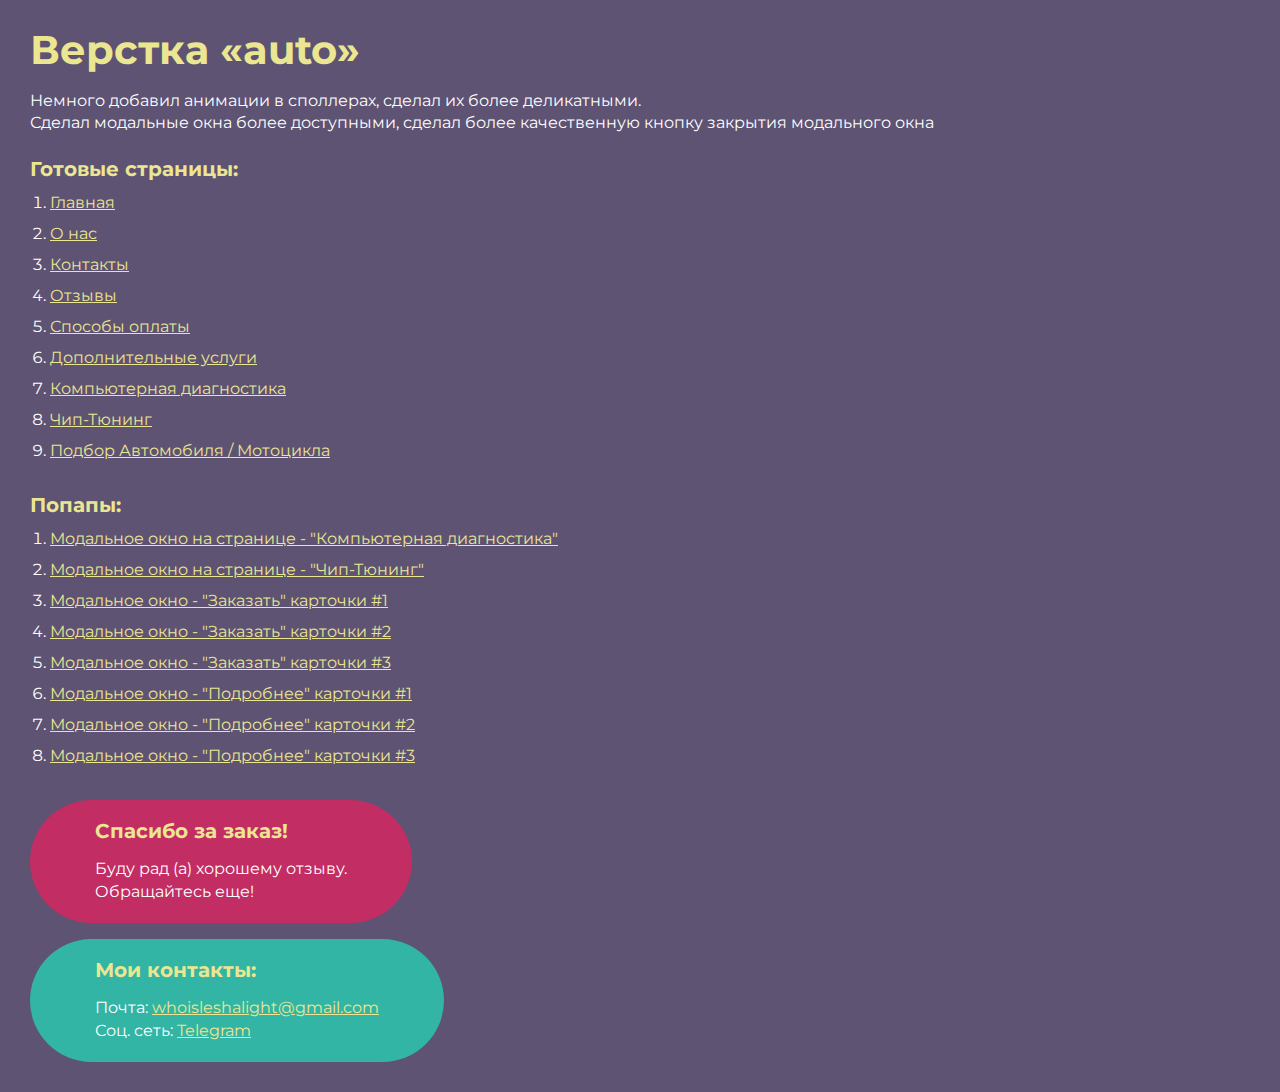
<file: index.html>
<!DOCTYPE html>
<html>

<head>
	<meta charset="UTF-8">
	<meta name="viewport" content="width=device-width, initial-scale=1.0">
	<title>Верстка «auto»</title>
</head>

<body>
	<div class="rootpage">
		<h1>Верстка «auto»</h1>
		<div class="rootpage__info">
			Немного добавил анимации в споллерах, сделал их более деликатными. <br>
			Сделал модальные окна более доступными, сделал более качественную кнопку закрытия модального окна
		</div>
		<h2>Готовые страницы:</h2>
		<ol class="rootpage__list">
			<li><a target="_blank" href="home.html">Главная</a></li>
			<li><a target="_blank" href="about.html">О нас</a></li>
			<li><a target="_blank" href="contacts.html">Контакты</a></li>
			<li><a target="_blank" href="reviews.html">Отзывы</a></li>
			<li><a target="_blank" href="payment.html">Способы оплаты</a></li>
			<li><a target="_blank" href="services.html">Дополнительные услуги</a></li>
			<li><a target="_blank" href="diagnostics.html">Компьютерная диагностика</a></li>
			<li><a target="_blank" href="tuning.html">Чип-Тюнинг</a></li>
			<li><a target="_blank" href="selection.html">Подбор Автомобиля / Mотоцикла</a></li>

		</ol>
		<h2>Попапы:</h2>
		<ol class="rootpage__list">
			<li><a target="_blank" href="diagnostics.html#popup__request">Модальное окно на странице - "Компьютерная
					диагностика"</a></li>
			<li><a target="_blank" href="tuning.html#faq_p">Модальное окно на странице - "Чип-Тюнинг"</a></li>
			<li><a target="_blank" href="selection.html#cart-one">Модальное окно - "Заказать" карточки #1</a></li>
			<li><a target="_blank" href="selection.html#cart-two">Модальное окно - "Заказать" карточки #2</a></li>
			<li><a target="_blank" href="selection.html#cart-three">Модальное окно - "Заказать" карточки #3</a></li>
			<li><a target="_blank" href="selection.html#cart-info-one">Модальное окно - "Подробнее" карточки #1</a></li>
			<li><a target="_blank" href="selection.html#cart-info-two">Модальное окно - "Подробнее" карточки #2</a></li>
			<li><a target="_blank" href="selection.html#cart-info-three">Модальное окно - "Подробнее" карточки #3</a></li>
		</ol>
		<div class="rootpage__tnx">
			<h2>Спасибо за заказ!</h2>
			<p>Буду рад (а) хорошему отзыву.</p>
			<p>Обращайтесь еще!</p>
		</div>
		<div class="rootpage__contacts">
			<h2>Мои контакты:</h2>
			<p>Почта: <a href="mailto:whoisleshalight@gmail.com">whoisleshalight@gmail.com</a></p>
			<p>Соц. сеть: <a target="_blank" href="https://telegram.me/whoisleshalight">Telegram</a></p>
		</div>
	</div>
</body>
<style>
	@charset "UTF-8";
	@import url("https://fonts.googleapis.com/css?family=Montserrat:regular,700&display=swap");

	*,
	*::before,
	*::after {
		padding: 0px;
		margin: 0px;
		border: 0px;
		box-sizing: border-box;
	}

	html,
	body {
		height: 100%;
		margin: 0;
		padding: 0;
		min-width: 320px;
		width: 100%;
		color: #fff;
		background-color: #5e5373;
	}

	body {
		font-family: Montserrat;
		font-size: 100%;
		line-height: 1;
		font-size: 1rem;
	}

	a {
		text-decoration: underline;
		color: #ebe691
	}

	a:visited {
		text-decoration: underline;
		color: #aaa768;
	}

	a:hover {
		text-decoration: none;
	}

	ul li {
		list-style: none;
	}

	img {
		vertical-align: top;
	}

	.wrapper {
		width: 100%;
		min-height: 100%;
		overflow: hidden;
	}

	.rootpage {
		padding: 30px;
		display: flex;
		flex-direction: column;
		align-items: flex-start;
	}

	@media (max-width: 767px) {
		.rootpage {
			padding: 30px 15px;
		}
	}

	h1 {
		color: #ebe691;
		font-size: 2.5rem;
		margin: 0px 0px 1.25rem 0px;
	}

	@media (max-width: 767px) {
		h1 {
			font-size: 1.85rem;
			margin: 0px 0px 1.25rem 0px;
		}
	}

	h2 {
		color: #ebe691;
		font-size: 1.25rem;
		margin: 0px 0px 1rem 0px;
	}

	@media (max-width: 767px) {
		h2 {
			font-size: 1.125rem;
			margin: 0px 0px 1rem 0px;
		}
	}

	.rootpage__info {
		line-height: 140%;
		margin: 0px 0px 1.5rem 0px;
	}

	.rootpage__list {
		margin: 0px 0px 2.25rem 1.25rem;
	}

	.rootpage__list li:not(:last-child) {
		margin: 0px 0px 15px 0px;
	}

	.rootpage__contacts,
	.rootpage__tnx {
		border-radius: 200px;
		padding: 20px 65px;
		line-height: 140%;
	}

	@media (max-width: 767px) {

		.rootpage__contacts,
		.rootpage__tnx {
			border-radius: 40px;
			padding: 20px;
		}
	}

	.rootpage__contacts {
		background: #32b5a4;

	}

	.rootpage__contacts a {
		color: #ebe691;
	}

	.rootpage__tnx {
		background: #c22d63;
		margin: 0px 0px 1rem 0px;
	}
</style>

</html>
</file>
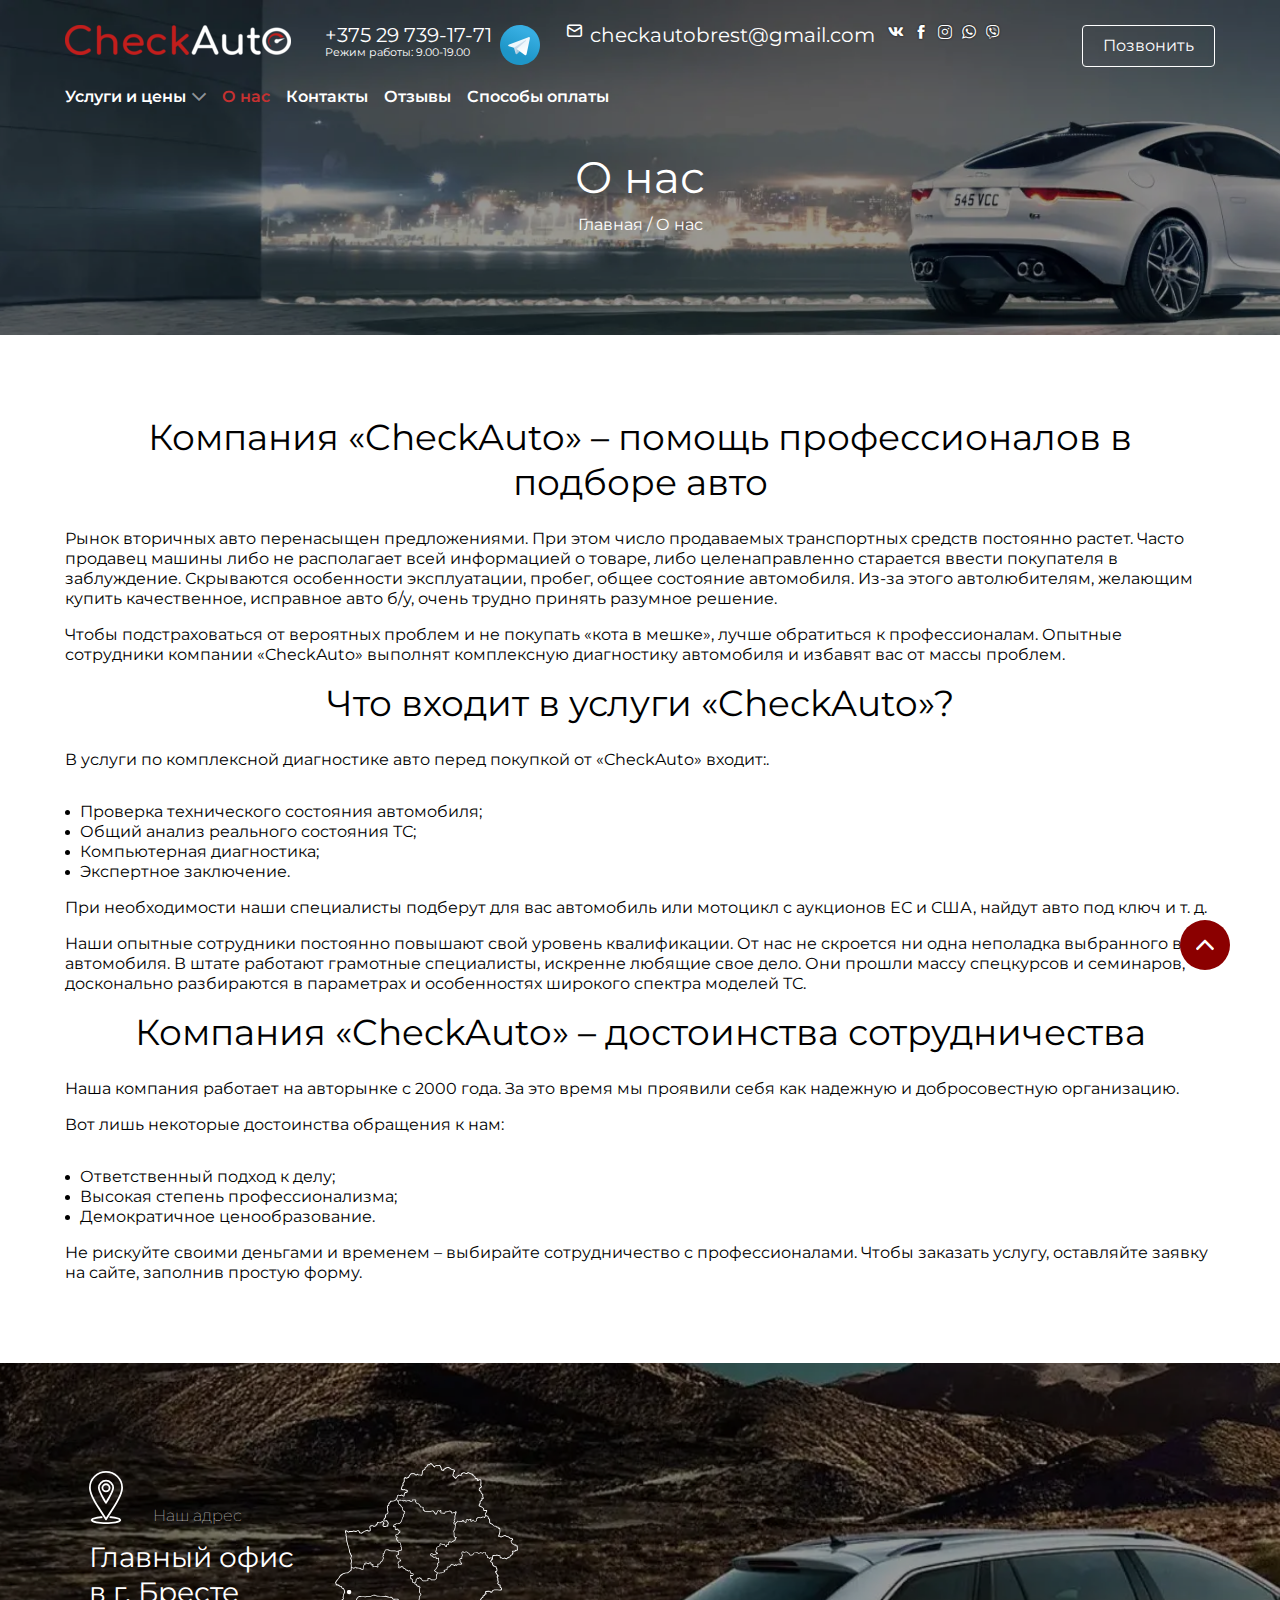
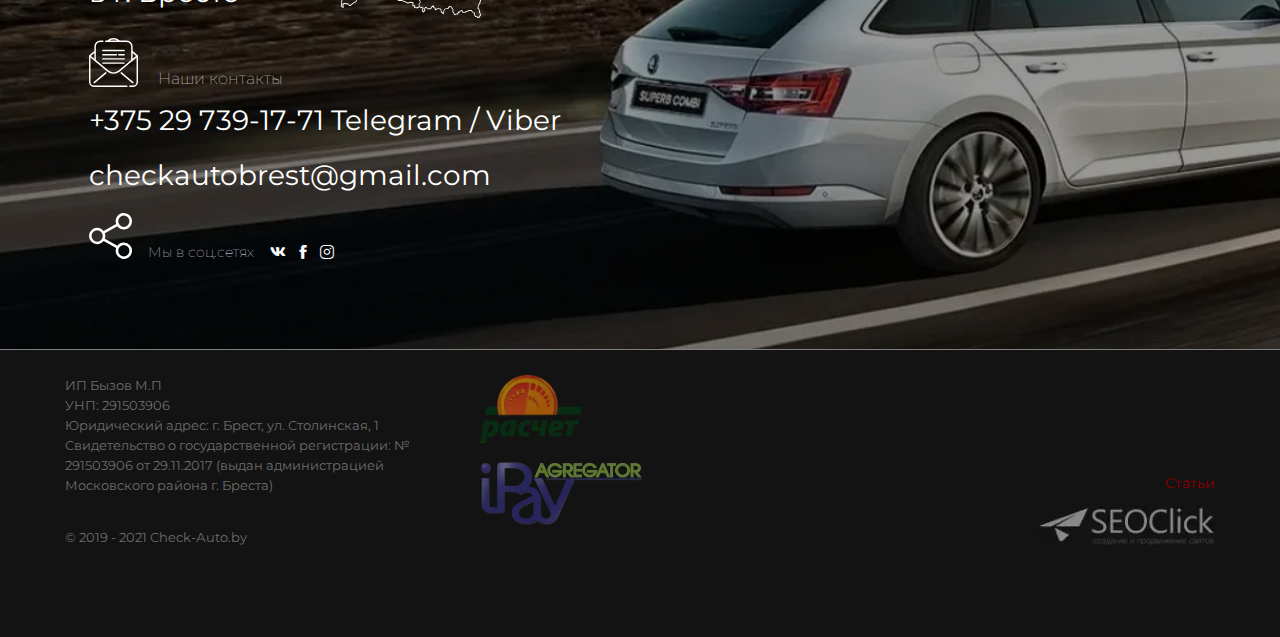
<file: about.html>
<!DOCTYPE html>
<html lang="ru">

<head>
	<title>О нас</title>
	<meta charset="UTF-8">
	<meta name="format-detection" content="telephone=no">
	<!-- <style>body{opacity: 0;}</style> -->
	<link rel="stylesheet" href="css/style.min.css?_v=20220827143424">
	<link rel="shortcut icon" href="favicon.ico">
	<!-- <meta name="robots" content="noindex, nofollow"> -->
	<meta name="viewport" content="width=device-width, initial-scale=1.0">
</head>

<body>
	<div class="g-block size-100">
		<div id="page_loader-6173-particle" class="g-content g-particle">
			<div id="page-loader" class="preloader">
				<div class="wrapper-triangle">
					<div class="pen">
						<div class="line-triangle">
							<div class="triangle"></div>
							<div class="triangle"></div>
							<div class="triangle"></div>
							<div class="triangle"></div>
							<div class="triangle"></div>
							<div class="triangle"></div>
							<div class="triangle"></div>
						</div>
						<div class="line-triangle">
							<div class="triangle"></div>
							<div class="triangle"></div>
							<div class="triangle"></div>
							<div class="triangle"></div>
							<div class="triangle"></div>
							<div class="triangle"></div>
							<div class="triangle"></div>
						</div>
						<div class="line-triangle">
							<div class="triangle"></div>
							<div class="triangle"></div>
							<div class="triangle"></div>
							<div class="triangle"></div>
							<div class="triangle"></div>
							<div class="triangle"></div>
							<div class="triangle"></div>
						</div>
					</div>
				</div>
			</div>
		</div>
	</div>
	<div class="wrapper">
		<header class="header">
			<div class="header__wrapper">
				<div class="header__container">
					<div class="header__top top-header">
						<button type="button" class="menu__icon icon-menu"><span></span></button>
						<a href="" class="top-header__logo"><img src="img/header/logo.svg" alt="header logo"></a>
						<div class="top-header__call call-top-header">
							<div class="call-top-header__phone">
								<a href="tel:+375297391771" class="call-top-header__phone-link">+375 29 739-17-71</a>
								<span>Режим работы: 9.00-19.00</span>
							</div>
							<a href="https://t.me/Check_Auto_by" target="_blank" class="call-top-header__telegram"><img
									src="img/header/telegram.svg" alt="telegram link"></a>
						</div>
						<a href="mailto:checkautobrest@gmail.com"
							class="top-header__email _icon-mess">checkautobrest@gmail.com</a>
						<div class="top-header__social social-top-header">
							<a href="#" target="_blank" class="social-top-header__link _icon-vk"></a>
							<a href="#" target="_blank" class="social-top-header__link _icon-fb"></a>
							<a href="#" target="_blank" class="social-top-header__link _icon-inst"></a>
							<a href="#" target="_blank" class="social-top-header__link _icon-ws"></a>
							<a href="#" target="_blank" class="social-top-header__link _icon-viber"></a>
						</div>
						<a data-da=".inner__cnt, 1200,2" href="tel:+375297391771"
							class="top-header__tel about_tel">Позвонить</a>
					</div>
					<div class="header__bottom bottom-header">
						<div class="bottom-header__menu menu">
							<nav class="menu__body">
								<ul class="menu__list">
									<li class="menu__item">
										<button class="menu__link menu__link-btn _icon-arr"><span>Услуги и цены</span></button>
										<ul class="menu__sublist">
											<li class="menu__subitem menu__subitem-back"><a href="#"
													class="menu__sublink menu__sublink-back _icon-arr"></a>
											</li>
											<li class="menu__subitem"><a href="#" class="menu__sublink"><span>Подбор автомобиля /
														мотоцикла</span></a>
											</li>
											<li class="menu__subitem"><a href="#" class="menu__sublink"><span>Компьютерная
														диагностика</span></a></li>
											<li class="menu__subitem"><a href="#" class="menu__sublink"><span>Дополнительные
														услуги</span></a></li>
											<li class="menu__subitem"><a href="#" class="menu__sublink"><span>Чип-Тюнинг</span></a>
											</li>
										</ul>
									</li>
									<li class="menu__item"><a href="#" class="menu__link active"><span>О нас</span></a></li>
									<li class="menu__item"><a href="#" class="menu__link"><span>Контакты</span></a></li>
									<li class="menu__item"><a href="#" class="menu__link"><span>Отзывы</span></a></li>
									<li class="menu__item"><a href="#" class="menu__link"><span>Способы оплаты</span></a></li>
								</ul>
							</nav>
						</div>
					</div>
				</div>
			</div>
		</header>
		<main class="page page__about about">
			<section class="about__top top-about inner">
				<div class="top-about__container inner__cnt">
					<div class="inner__title top-about__title">О нас</div>
					<div class="inner__breadcrumbs top-about__breadcrumbs breadcrumbs">
						<ul class="breadcrumbs__list">
							<li class="breadcrumbs__item">
								<a href="#" class="breadcrumbs__link nocact">Главная</a>
							</li>
							<li><span>/</span></li>
							<li class="breadcrumbs__item">
								<span class="breadcrumbs__link">О нас</span>
							</li>
						</ul>
					</div>
				</div>
			</section>
			<section class="about__content content-about">
				<div class="about__container">
					<div class="content-about__item">
						<p class="content-about__title">Компания «CheckAuto» – помощь профессионалов в подборе авто</p>
						<div class="content-about__info">
							<p>Рынок вторичных авто перенасыщен предложениями. При этом число продаваемых транспортных средств
								постоянно растет. Часто продавец машины либо не располагает всей информацией о товаре, либо
								целенаправленно старается ввести покупателя в заблуждение. Скрываются особенности эксплуатации,
								пробег, общее состояние автомобиля. Из-за этого автолюбителям, желающим купить качественное,
								исправное авто б/у, очень трудно принять разумное решение.</p>
							<p>Чтобы подстраховаться от вероятных проблем и не покупать «кота в мешке», лучше обратиться к
								профессионалам. Опытные сотрудники компании «CheckAuto» выполнят комплексную диагностику
								автомобиля
								и избавят вас от массы проблем.</p>
						</div>
					</div>

					<div class="content-about__item">
						<p class="content-about__title">Что входит в услуги «CheckAuto»?</p>
						<div class="content-about__info">
							<p>В услуги по комплексной диагностике авто перед покупкой от «CheckAuto» входит:.</p>
							<ul class="content-about__list">
								<li class="content-about__list-item">Проверка технического состояния автомобиля;</li>
								<li class="content-about__list-item">Общий анализ реального состояния ТС;</li>
								<li class="content-about__list-item">Компьютерная диагностика;</li>
								<li class="content-about__list-item">Экспертное заключение.</li>
							</ul>
							<p>При необходимости наши специалисты подберут для вас автомобиль или мотоцикл с аукционов ЕС и
								США,
								найдут авто под ключ и т. д.</p>
							<p>Наши опытные сотрудники постоянно повышают свой уровень квалификации. От нас не скроется ни одна
								неполадка выбранного вами автомобиля. В штате работают грамотные специалисты, искренне любящие
								свое
								дело. Они прошли массу спецкурсов и семинаров, досконально разбираются в параметрах и
								особенностях
								широкого спектра моделей ТС.</p>
						</div>
					</div>
					<div class="content-about__item">
						<p class="content-about__title">Компания «CheckAuto» – достоинства сотрудничества</p>
						<div class="content-about__info">
							<p>Наша компания работает на авторынке с 2000 года. За это время мы проявили себя как надежную и
								добросовестную организацию.</p>
							<p>Вот лишь некоторые достоинства обращения к нам:</p>
							<ul class="content-about__list">
								<li class="content-about__list-item">Ответственный подход к делу;</li>
								<li class="content-about__list-item">Высокая степень профессионализма;</li>
								<li class="content-about__list-item">Демократичное ценообразование.</li>
							</ul>
							<p>Не рискуйте своими деньгами и временем – выбирайте сотрудничество с профессионалами. Чтобы
								заказать
								услугу, оставляйте заявку на сайте, заполнив простую форму.</p>
						</div>
					</div>
				</div>
			</section>
		</main>
		<footer class="footer">
			<div class="footer__top top-footer">
				<div class="top-footer__container">
					<div class="top-footer__body">
						<div class="top-footer__location location-top-footer">
							<div class="location-top-footer__info">
								<div class="location-top-footer__wrapper">
									<div class="location-top-footer__icon"><img src="img/footer/marker.svg" alt="marker"></div>
									<div class="location-top-footer__title">Наш адрес</div>
								</div>
								<p>Главный офис
									в г. Бресте</p>
							</div>
							<div class="location-top-footer__picture"><img src="img/footer/map.svg" alt="image location"></div>
						</div>
						<div class="top-footer__contacts contacts-top-footer">
							<div class="contacts-top-footer__top">
								<div class="contacts-top-footer__icon"><img src="img/footer/email.svg" alt=""></div>
								<div class="contacts-top-footer__title">Наши контакты</div>
							</div>
							<div class="contacts-top-footer__bottom">
								<div class="contacts-top-footer__inner">
									<a href="tel:+375297391771" class="contacts-top-footer__phone">+375 29 739-17-71</a>
									<a href="#" target="_blank" class="contacts-top-footer__telegram">Telegram</a> <span>/</span>
									<a href="#" target="_blank" class="contacts-top-footer__viber">Viber</a>
								</div>
								<a href="mailto:testemail@gmail.com"
									class="contacts-top-footer__email">checkautobrest@gmail.com</a>
							</div>
						</div>
						<div class="top-footer__social social-top-footer">
							<div class="social-top-footer__icon">
								<img src="img/footer/share.svg" alt="icon">
							</div>
							<p class="social-top-footer__title">Мы в соц.сетях</p>
							<div class="social-top-footer__links">
								<a href="#" target="_blank" class="social-top-footer__link _icon-vk"></a>
								<a href="#" target="_blank" class="social-top-footer__link _icon-fb"></a>
								<a href="#" target="_blank" class="social-top-footer__link _icon-inst"></a>
							</div>
						</div>
					</div>
				</div>
			</div>
			<div class="footer__bottom bottom-footer">
				<div class="bottom-footer__container">
					<div class="bottom-footer__columns">
						<div class="bottom-footer__copyright">
							<p>ИП Бызов М.П
							</p>
							<p>УНП: 291503906</p>
							<p>Юридический адрес: г. Брест, ул. Столинская, 1
								Свидетельство о государственной регистрации:
								№ 291503906 от 29.11.2017 (выдан администрацией
								Московского района г. Бреста)</p>
							<p>© 2019 - 2021 Check-Аuto.by</p>
						</div>
						<div class="bottom-footer__comp comp-bottom-footer">
							<picture>
								<source srcset="img/footer/raschet.webp" type="image/webp"><img src="img/footer/raschet.png"
									alt="footer company image">
							</picture>
							<picture>
								<source srcset="img/footer/ipay.webp" type="image/webp"><img src="img/footer/ipay.png"
									alt="footer company image">
							</picture>
						</div>
						<div class="bottom-footer__created created-bottom-footer">
							<a href="#" class="created-bottom-footer__link">Статьи</a>
							<a href="#" target="_blank" class="created-bottom-footer__media-link">
								<picture>
									<source srcset="img/footer/create-logo.webp" type="image/webp"><img
										src="img/footer/create-logo.jpg" alt="media image">
								</picture>
							</a>
						</div>
					</div>
				</div>
			</div>
		</footer>
		<a href="#" data-goto=".header" class="go-top _icon-arr">
		</a>
	</div>
	<!-- <div id="popup" aria-hidden="true" class="popup">
	<div class="popup__wrapper">
		<div class="popup__content">
			<button data-close type="button" class="popup__close">Закрыть</button>
			<div class="popup__text">
				Text
			</div>
		</div>
	</div>
</div> -->
	<div id="popup__request" aria-hidden="true" class="popup popup__request request-popup">
		<div class="popup__wrapper">
			<div class="popup__content">
				<button data-close type="button" class="popup__close"><span class="popup__icon-wrapper"><span
							class="popup__icon"></span></span></button>
				<div class="request-popup__wrapper">
					<form class="request-popup__form form-request-popup" action="#">
						<div class="form-request-popup__item">
							<label for="formName" class="form-request-popup__label">Ваше имя *</label>
							<input id="formName" autocomplete="off" type="text" name="form[]" data-error="Ошибка"
								placeholder="Иван" class="input form-request-popup__input">
						</div>
						<div class="form-request-popup__item">
							<label for="formPhone" class="form-request-popup__label">Ваш телефон *</label>
							<input id="formPhone" autocomplete="off" type="text" name="form[]" data-error="Ошибка"
								placeholder="+375 33 1234" class="input form-request-popup__input">
						</div>
						<div class="form-request-popup__item">
							<label for="formAuto" class="form-request-popup__label">Ваш автомобиль</label>
							<input id="formAuto" autocomplete="off" type="text" name="form[]" data-error="Ошибка"
								placeholder="BMW E90 330i 2005г." class="input form-request-popup__input">
						</div>
						<div class="form-request-popup__item item-request-popup">
							<label for="formMessage" class="form-request-popup__label">Коментарий</label>
							<textarea class="input form-request-popup__textarea " name="" id="formMessage" cols="30"
								rows="10"></textarea>
						</div>
						<button type="submit" class="button">Отправить</button>
					</form>
				</div>
			</div>
		</div>
	</div>
	<div aria-hidden="true" class="popup faq_p faq-popup">
		<div class="popup__wrapper">
			<div class="popup__content ">
				<button data-close type="button" class="popup__close"><span class="popup__icon-wrapper"><span
							class="popup__icon"></span></span></button>
				<div class="request-popup__wrapper faq-popup__wrapper ">
					<form class="request-popup__form form-request-popup faq-popup__form form-faq-popup" action="#">
						<div class="form-request-popup__item form-faq-popup__item">
							<label for="f-10" class="form-request-popup__label form-faq-popup__label">Ваше имя *</label>
							<input id="f-10" autocomplete="off" type="text" name="form[]" data-error="Ошибка"
								placeholder="Иван" class="input form-request-popup__input form-faq-popup form-faq-popup__input">
						</div>
						<div class="form-request-popup__item form-faq-popup__item">
							<label for="f-09" class="form-request-popup__label form-faq-popup__label">Ваш телефон *</label>
							<input id="f-09" autocomplete="off" type="text" name="form[]" data-error="Ошибка"
								placeholder="+375 33 1234" class="input form-request-popup__input form-faq-popup__input">
						</div>
						<div class="form-request-popup__item form-faq-popup__item">
							<label for="f-08" class="form-request-popup__label form-faq-popup__label">Ваш email</label>
							<input id="f-08" autocomplete="off" type="text" name="form[]" data-error="Ошибка"
								placeholder="whois@gmail.com" class="input form-request-popup__input form-faq-popup__input">
						</div>
						<div class="form-request-popup__item form-faq-popup__item">
							<label for="f-06" class="form-request-popup__label form-faq-popup__label">Марка авто</label>
							<input id="f-06" autocomplete="off" type="text" name="form[]" data-error="Ошибка" placeholder="BMW"
								class="input form-request-popup__input form-faq-popup__input">
						</div>
						<div class="form-request-popup__item form-faq-popup__item">
							<label for="f-05" class="form-request-popup__label form-faq-popup__label">Модель авто</label>
							<input id="f-05" autocomplete="off" type="text" name="form[]" data-error="Ошибка" placeholder="X5"
								class="input form-request-popup__input form-faq-popup__input">
						</div>
						<div class="form-request-popup__item form-faq-popup__item">
							<label for="f-04" class="form-request-popup__label form-faq-popup__label">Год выпуска авто</label>
							<input id="f-04" autocomplete="off" type="text" name="form[]" data-error="Ошибка"
								placeholder="2005" class="input form-request-popup__input form-faq-popup__input">
						</div>
						<div class="form-request-popup__item form-faq-popup__item">
							<label for="f-03" class="form-request-popup__label form-faq-popup__label">Коробка передач</label>
							<input id="f-03" autocomplete="off" type="text" name="form[]" data-error="Ошибка"
								placeholder="АКПП" class="input form-request-popup__input form-faq-popup__input">
						</div>
						<div class="form-request-popup__item form-faq-popup__item">
							<label for="f-02" class="form-request-popup__label form-faq-popup__label">Тип двигателя</label>
							<input id="f-02" autocomplete="off" type="text" name="form[]" data-error="Ошибка"
								placeholder="xDrive M50d 381 л.с."
								class="input form-request-popup__input form-faq-popup__input">
						</div>
						<div class="form-request-popup__item item-request-popup form-faq-popup__item">
							<label for="f-01" class="form-request-popup__label form-faq-popup__label">Коментарий</label>
							<textarea class="input form-request-popup__textarea form-faq-popup__textarea " name="" id="f-01"
								cols="30" rows="10"></textarea>
						</div>
						<button type="submit" class="button">Отправить</button>
					</form>
				</div>
			</div>
		</div>
	</div>




	<div aria-hidden="true" class="popup cart-one">
		<div class="popup__wrapper">
			<div class="popup__content">
				<button data-close type="button" class="popup__close"><span class="popup__icon-wrapper"><span
							class="popup__icon"></span></span></button>
				<div class="request-popup__wrapper">
					<form class="request-popup__form form-request-popup" action="#">
						<p class="popup-cart-one__title">Разовый осмотр</p>
						<div class="form-request-popup__item">
							<label for="c-one-04" class="form-request-popup__label">Ваше имя *</label>
							<input id="c-one-04" autocomplete="off" type="text" name="form[]" data-error="Ошибка"
								placeholder="" class="input form-request-popup__input">
						</div>
						<div class="form-request-popup__item">
							<label for="c-one-03" class="form-request-popup__label">Ваш телефон *</label>
							<input id="c-one-03" autocomplete="off" type="text" name="form[]" data-error="Ошибка"
								placeholder="" class="input form-request-popup__input">
						</div>
						<div class="form-request-popup__item">
							<label for="c-one-02" class="form-request-popup__label">Ваш email</label>
							<input id="c-one-02" autocomplete="off" type="text" name="form[]" data-error="Ошибка"
								placeholder="" class="input form-request-popup__input">
						</div>
						<div class="form-request-popup__item item-request-popup">
							<label for="c-one-01" class="form-request-popup__label">Комментарии \ ссылка</label>
							<textarea class="input form-request-popup__textarea " name="" id="c-one-01" cols="30"
								rows="10"></textarea>
						</div>
						<button type="submit" class="button">Заказать</button>
					</form>
				</div>
			</div>
		</div>
	</div>

	<div aria-hidden="true" class="popup cart-two">
		<div class="popup__wrapper">
			<div class="popup__content">
				<button data-close type="button" class="popup__close"><span class="popup__icon-wrapper"><span
							class="popup__icon"></span></span></button>
				<div class="request-popup__wrapper">
					<form class="request-popup__form form-request-popup" action="#">
						<p class="popup-cart-one__title">Подбор Авто с Европейских аукционов</p>
						<div class="form-request-popup__item">
							<label for="c-one-04" class="form-request-popup__label">Ваше имя *</label>
							<input id="c-one-04" autocomplete="off" type="text" name="form[]" data-error="Ошибка"
								placeholder="" class="input form-request-popup__input">
						</div>
						<div class="form-request-popup__item">
							<label for="c-one-03" class="form-request-popup__label">Ваш телефон *</label>
							<input id="c-one-03" autocomplete="off" type="text" name="form[]" data-error="Ошибка"
								placeholder="" class="input form-request-popup__input">
						</div>
						<div class="form-request-popup__item">
							<label for="c-one-02" class="form-request-popup__label">Ваш email</label>
							<input id="c-one-02" autocomplete="off" type="text" name="form[]" data-error="Ошибка"
								placeholder="" class="input form-request-popup__input">
						</div>
						<div class="form-request-popup__item item-request-popup">
							<label for="c-one-01" class="form-request-popup__label">Комментарии \ ссылка</label>
							<textarea class="input form-request-popup__textarea " name="" id="c-one-01" cols="30"
								rows="10"></textarea>
						</div>
						<button type="submit" class="button">Заказать</button>
					</form>
				</div>
			</div>
		</div>
	</div>

	<div aria-hidden="true" class="popup cart-three">
		<div class="popup__wrapper">
			<div class="popup__content">
				<button data-close type="button" class="popup__close"><span class="popup__icon-wrapper"><span
							class="popup__icon"></span></span></button>
				<div class="request-popup__wrapper">
					<form class="request-popup__form form-request-popup" action="#">
						<p class="popup-cart-one__title">Авто "под ключ"</p>
						<div class="form-request-popup__item">
							<label for="c-one-04" class="form-request-popup__label">Ваше имя *</label>
							<input id="c-one-04" autocomplete="off" type="text" name="form[]" data-error="Ошибка"
								placeholder="" class="input form-request-popup__input">
						</div>
						<div class="form-request-popup__item">
							<label for="c-one-03" class="form-request-popup__label">Ваш телефон *</label>
							<input id="c-one-03" autocomplete="off" type="text" name="form[]" data-error="Ошибка"
								placeholder="" class="input form-request-popup__input">
						</div>
						<div class="form-request-popup__item">
							<label for="c-one-02" class="form-request-popup__label">Ваш email</label>
							<input id="c-one-02" autocomplete="off" type="text" name="form[]" data-error="Ошибка"
								placeholder="" class="input form-request-popup__input">
						</div>
						<div class="form-request-popup__item item-request-popup">
							<label for="c-one-01" class="form-request-popup__label">Комментарии \ ссылка</label>
							<textarea class="input form-request-popup__textarea " name="" id="c-one-01" cols="30"
								rows="10"></textarea>
						</div>
						<button type="submit" class="button">Заказать</button>
					</form>
				</div>
			</div>
		</div>
	</div>
	<!-- ================================= -->
	<div id="popup" aria-hidden="true" class="popup cart-info-one">
		<div class="popup__wrapper">
			<div class="popup__content popup__content-i">
				<button data-close type="button" class="popup__close"><span class="popup__icon-wrapper"><span
							class="popup__icon"></span></span></button>
				<div class="cart-info-one__wrapper">
					<span>Комплексная диагностика автомобиля/мотоцикла в городах Беларуси (Брест, Минск, Гродно, Гомель,
						Могилёв, Барановичи):<br>
						1. Проверка кузова на предмет перекраски, ремонта, снятия-установки элементов при помощи толщиномера,
						а
						также визуально.<br>
						2. Проверка силовой части кузова (лонжероны, стойки и пороги) на наличие последствий серьезных аварий
						и
						кузовного ремонта.<br>
						3. Двигатель автомобиля: оценивается степень износа двигателя и приводных ремней, осматриваются все
						соединения на наличие подтеков и запотеваний, прослушивается на наличие посторонних шумов и вибраций,
						проверяются рабочие жидкости и их уровень.<br>
						4. Диагностика всех электронных систем автомобиля: чтение ошибок и параметров работы двигателя и
						коробки
						передач профессиональным диагностическим сканером.<br>
						5. Проверка оригинальности пробега (чтение оригинального пробега из электронных блоков управления,
						проверка по базам).<br>
						6. Полный осмотр и проверка всех систем автомобиля: кондиционер, электрические стеклоподъемники,
						освещение автомобиля, аудио и навигационные системы, и др. ассистенты).<br>
						7. Осмотр салона автомобиля (если клиент не присутствует на диагностике): если специалист находит
						дефекты, они обязательно фотографируются.<br>
						8. Оценка состояния шин и тормозной системы: износ, маркировки, состояние.<br>
						9. Тест-драйв (по возможности) для определения состояния ходовой части и подвески, тормозной системы,
						КПП
						и рулевого управления.<br>
						10. Оценка стоимости устранения выявленных при осмотре автомобиля неисправностей.<br>
						11. Проверка автомобиля по базам РФ. ЕС, РБ.<br>
						12. Дополнительная проверка на СТО (По необходимости)<br>
						<br>
						По итогу осмотра Вы получаете:<br>
						<br>
						- Проверку автомобиля по заданным параметрам<br>
						- Консультацию по выбранной модели<br>
						- Заключение о состоянии автомобиля - диагностическую карту<br>
						- Экспертную оценку целесообразности покупки<br>
						- Аргументы для самостоятельного торга с продавцом<br>
						<br>
						Присутствие заказчика при осмотре необязательно!</span>
				</div>
			</div>
		</div>
	</div>
	<div id="popup" aria-hidden="true" class="popup cart-info-two">
		<div class="popup__wrapper">
			<div class="popup__content popup__content-i">
				<button data-close type="button" class="popup__close"><span class="popup__icon-wrapper"><span
							class="popup__icon"></span></span></button>
				<div class="cart-info-one__wrapper">
					<span>Подберём для Вас честный автомобиль на прямых аукционов в Европе и Америке.<br>
						Наши специалисты проанализирует все предложения по вашему запросу и найдут лучший вариант.<br>
						- Ищем подходящие вариант<br>
						- Учавствуем на аукционах с наименьшим аукционным сбором<br>
						- Сопровождаем доставку и контролируем её<br>
						- Помогаем при оформлении авто</span>
				</div>
			</div>
		</div>
	</div>
	<div id="popup" aria-hidden="true" class="popup cart-info-three">
		<div class="popup__wrapper">
			<div class="popup__content popup__content-i">
				<button data-close type="button" class="popup__close"><span class="popup__icon-wrapper"><span
							class="popup__icon"></span></span></button>
				<div class="cart-info-one__wrapper">
					<span>Подбор необходимого Вам автомобиля полностью в наших руках!<br>
						<br>
						<br>
						Подбор автомобиля «под ключ» это:<br>
						<br>
						1. Консультация<br>
						Вы получите рекомендации специалиста по выбору марки/модели автомобиля, особенностях комплектации и
						рыночной стоимости. Все желаемые параметры: модель, год выпуска, пробег, комплектация, цвет и т.д.
						оговариваются в договоре.<br>
						<br>
						2. Поиск вариантов, техническая проверка<br>
						Все новые варианты, соответствующие заданным параметрам, проходят комплексную техническую
						диагностику.<br>
						<br>
						3. Аргументированный торг с продавцом<br>
						Обладая полной информацией о состоянии автомобиля, наш специалист аргументирует максимальное снижение
						цены на автомобиль.<br>
						<br>
						4. Отчет клиенту и гарантии<br>
						По результатам всех проверок предоставляется подробный отчет в электронном виде. Гарантия на купленный
						автомобиль.<br>
						<br>
						5. Сопровождение сделки<br>
						Сопровождение покупателя во время процесса купли-продажи: контроль передачи денег и оформления
						документов.<br>
						<br>
						*Поиск автомобиля осуществляем по всей стране.</span>
				</div>
			</div>
		</div>
	</div>
	<script src="js/app.min.js?_v=20220827143424"></script>
</body>

</html>
</file>
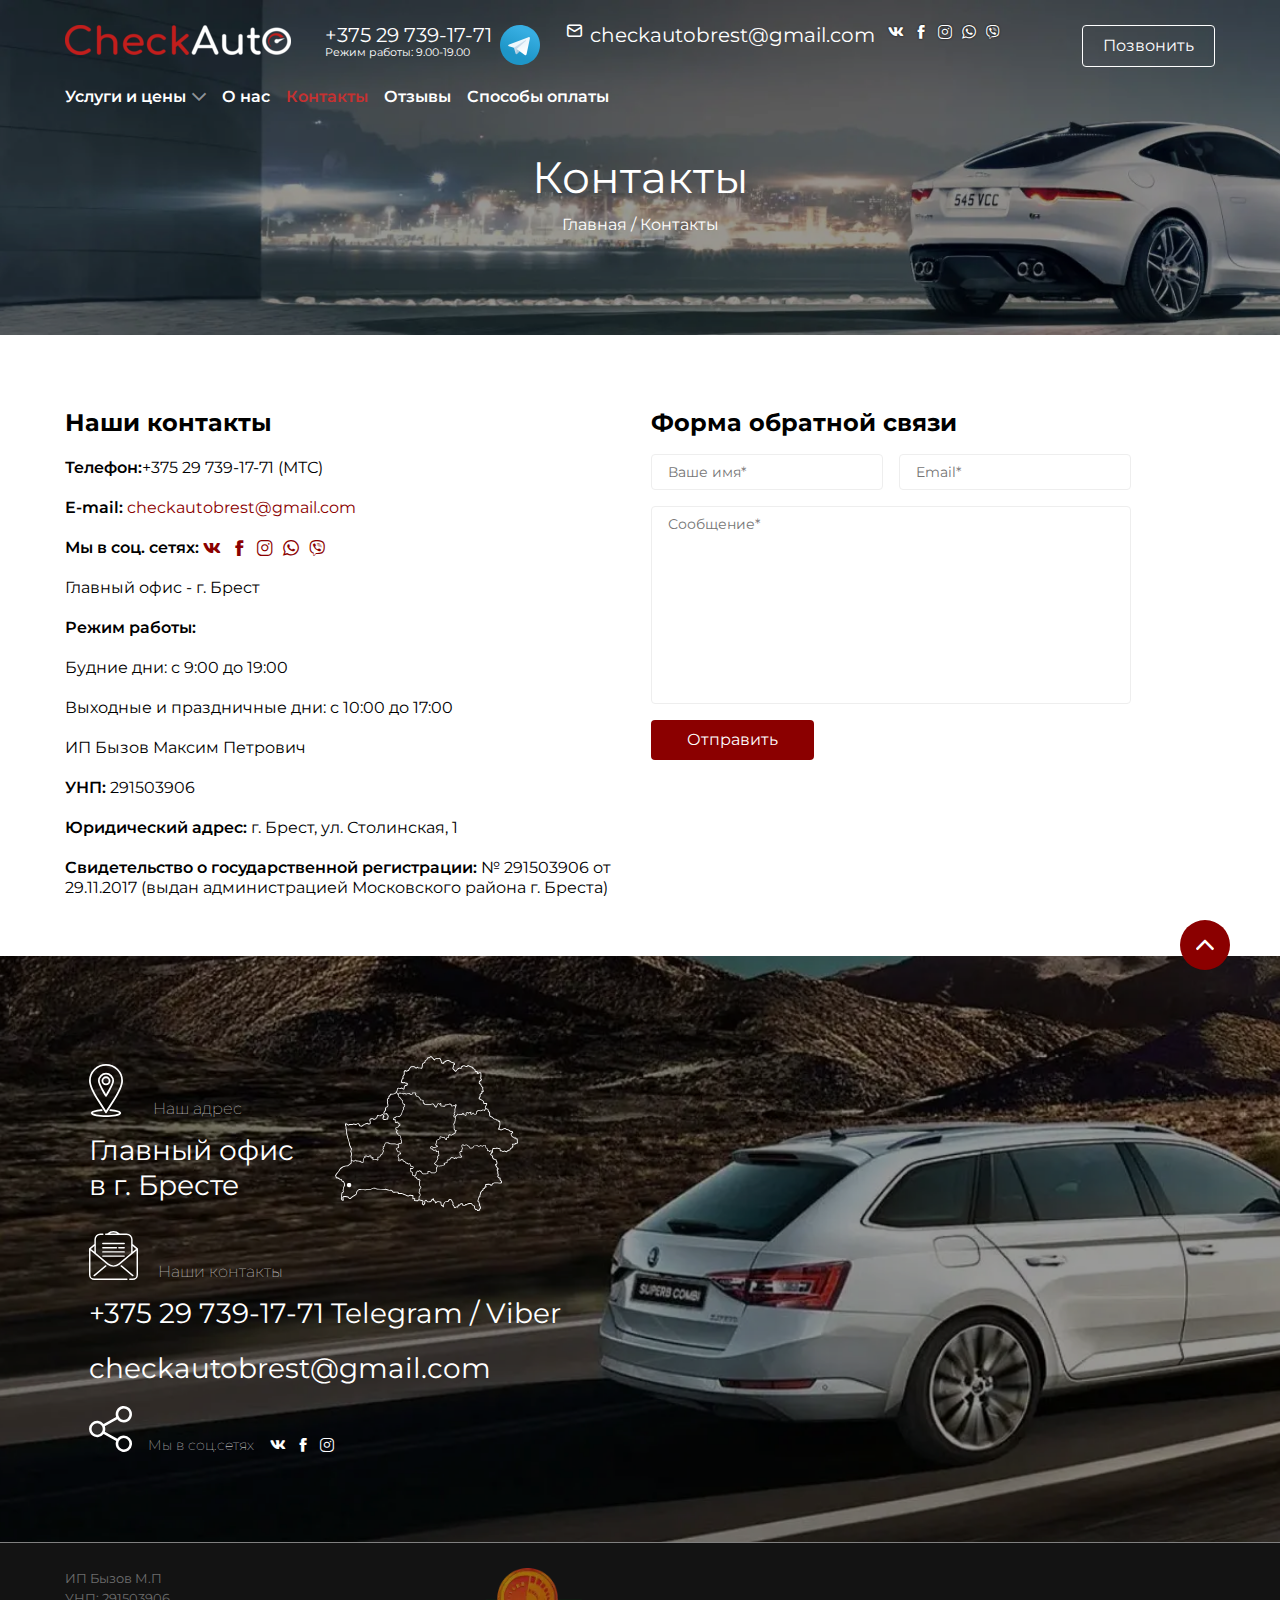
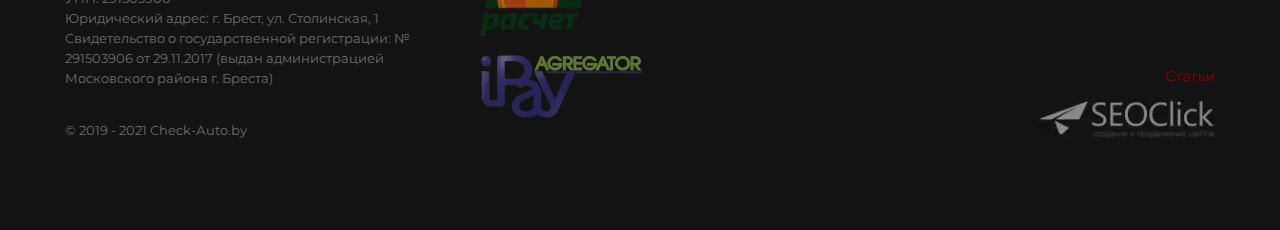
<file: contacts.html>
<!DOCTYPE html>
<html lang="ru">

<head>
	<title>Контакты</title>
	<meta charset="UTF-8">
	<meta name="format-detection" content="telephone=no">
	<!-- <style>body{opacity: 0;}</style> -->
	<link rel="stylesheet" href="css/style.min.css?_v=20220827143424">
	<link rel="shortcut icon" href="favicon.ico">
	<!-- <meta name="robots" content="noindex, nofollow"> -->
	<meta name="viewport" content="width=device-width, initial-scale=1.0">
</head>

<body>
	<div class="g-block size-100">
		<div id="page_loader-6173-particle" class="g-content g-particle">
			<div id="page-loader" class="preloader">
				<div class="wrapper-triangle">
					<div class="pen">
						<div class="line-triangle">
							<div class="triangle"></div>
							<div class="triangle"></div>
							<div class="triangle"></div>
							<div class="triangle"></div>
							<div class="triangle"></div>
							<div class="triangle"></div>
							<div class="triangle"></div>
						</div>
						<div class="line-triangle">
							<div class="triangle"></div>
							<div class="triangle"></div>
							<div class="triangle"></div>
							<div class="triangle"></div>
							<div class="triangle"></div>
							<div class="triangle"></div>
							<div class="triangle"></div>
						</div>
						<div class="line-triangle">
							<div class="triangle"></div>
							<div class="triangle"></div>
							<div class="triangle"></div>
							<div class="triangle"></div>
							<div class="triangle"></div>
							<div class="triangle"></div>
							<div class="triangle"></div>
						</div>
					</div>
				</div>
			</div>
		</div>
	</div>
	<div class="wrapper">
		<header class="header">
			<div class="header__wrapper">
				<div class="header__container">
					<div class="header__top top-header">
						<button type="button" class="menu__icon icon-menu"><span></span></button>
						<a href="" class="top-header__logo"><img src="img/header/logo.svg" alt="header logo"></a>
						<div class="top-header__call call-top-header">
							<div class="call-top-header__phone">
								<a href="tel:+375297391771" class="call-top-header__phone-link">+375 29 739-17-71</a>
								<span>Режим работы: 9.00-19.00</span>
							</div>
							<a href="https://t.me/Check_Auto_by" target="_blank" class="call-top-header__telegram"><img
									src="img/header/telegram.svg" alt="telegram link"></a>
						</div>
						<a href="mailto:checkautobrest@gmail.com"
							class="top-header__email _icon-mess">checkautobrest@gmail.com</a>
						<div class="top-header__social social-top-header">
							<a href="#" target="_blank" class="social-top-header__link _icon-vk"></a>
							<a href="#" target="_blank" class="social-top-header__link _icon-fb"></a>
							<a href="#" target="_blank" class="social-top-header__link _icon-inst"></a>
							<a href="#" target="_blank" class="social-top-header__link _icon-ws"></a>
							<a href="#" target="_blank" class="social-top-header__link _icon-viber"></a>
						</div>
						<a data-da=".inner__cnt, 1200,2" href="tel:+375297391771"
							class="top-header__tel about_tel">Позвонить</a>
					</div>
					<div class="header__bottom bottom-header">
						<div class="bottom-header__menu menu">
							<nav class="menu__body">
								<ul class="menu__list">
									<li class="menu__item">
										<button class="menu__link menu__link-btn _icon-arr"><span>Услуги и цены</span></button>
										<ul class="menu__sublist">
											<li class="menu__subitem menu__subitem-back"><a href="#"
													class="menu__sublink menu__sublink-back _icon-arr"></a>
											</li>
											<li class="menu__subitem"><a href="#" class="menu__sublink"><span>Подбор автомобиля /
														мотоцикла</span></a>
											</li>
											<li class="menu__subitem"><a href="#" class="menu__sublink"><span>Компьютерная
														диагностика</span></a></li>
											<li class="menu__subitem"><a href="#" class="menu__sublink"><span>Дополнительные
														услуги</span></a></li>
											<li class="menu__subitem"><a href="#" class="menu__sublink"><span>Чип-Тюнинг</span></a>
											</li>
										</ul>
									</li>
									<li class="menu__item"><a href="#" class="menu__link "><span>О нас</span></a></li>
									<li class="menu__item"><a href="#" class="menu__link active"><span>Контакты</span></a></li>
									<li class="menu__item"><a href="#" class="menu__link"><span>Отзывы</span></a></li>
									<li class="menu__item"><a href="#" class="menu__link"><span>Способы оплаты</span></a></li>
								</ul>
							</nav>
						</div>
					</div>
				</div>
			</div>
		</header>
		<main class="page page__contacts contacts">
			<section class="contacts__top top-contacts top-about inner">
				<div class="top-about__container top-contacts__container inner__cnt">
					<div class="inner__title top-contacts__title top-about__title">Контакты</div>
					<div class="inner__breadcrumbs top-about__breadcrumbs breadcrumbs">
						<ul class="breadcrumbs__list">
							<li class="breadcrumbs__item">
								<a href="#" class="breadcrumbs__link nocact">Главная</a>
							</li>
							<li><span>/</span></li>
							<li class="breadcrumbs__item">
								<span class="breadcrumbs__link">Контакты</span>
							</li>
						</ul>
					</div>
				</div>
			</section>
			<section class="contacts__body">
				<div class="contacts__container">
					<div class="contacts__info info-contacts">
						<p class="info-contacts__title">Наши контакты</p>
						<p class="item-info-contacts__lable">Телефон:<span>+375 29 739-17-71 (МТС)</span></p>
						<div class="info-contacts__item item-info-contacts-t">
							<p class="item-info-contacts__lable">E-mail: </p>
							<a href="mailto:testemail@gmail.com"
								class="item-info-contacts__for item-info-contacts__email">checkautobrest@gmail.com</a>
						</div>
						<div class="info-contacts__item item-info-contacts-t">
							<p class="item-info-contacts__lable">Мы в соц. сетях:</p>
							<div class="item-info-contacts__social">
								<a href="#" class="_icon-vk"></a>
								<a href="#" class="_icon-fb"></a>
								<a href="#" class="_icon-inst"></a>
								<a href="#" class="_icon-ws"></a>
								<a href="#" class="_icon-viber"></a>
							</div>
						</div>
						<p class="info-contacts__text">Главный офис - г. Брест</p>
						<div class="info-contacts__item item-info-contacts">
							<p class="item-info-contacts__lable">Режим работы:</p>
							<p class="info-contacts__text">Будние дни: с 9:00 до 19:00</p>
							<p class="info-contacts__text">Выходные и праздничные дни: с 10:00 до 17:00</p>
							<p class="info-contacts__text">ИП Бызов Максим Петрович</p>
						</div>
						<p class="item-info-contacts__lable">УНП: <span>291503906</span></p>
						<p class="item-info-contacts__lable">Юридический адрес: <span> г. Брест, ул. Столинская, 1</span></p>
						<p class="item-info-contacts__lable">Свидетельство о государственной регистрации:<span> № 291503906 от
								29.11.2017 (выдан администрацией Московского района г. Бреста)</span></p>

					</div>
					<form class="contacts__form form-contacts" action="#">
						<div class="form-contacts__title">Форма обратной связи
						</div>
						<div class="form-contacts__top">
							<input autocomplete="off" type="text" name="form[]" data-error="Ошибка" placeholder="Ваше имя*"
								class="input">
							<input autocomplete="off" type="text" name="form[]" data-error="Ошибка" placeholder="Email*"
								class="input">
						</div>
						<textarea class="input" name="#" id="" cols="30" rows="10" placeholder="Сообщение*"></textarea>
						<button type="submit" class="button">Отправить</button>
					</form>
				</div>
			</section>

		</main>
		<footer class="footer">
			<div class="footer__top top-footer">
				<div class="top-footer__container">
					<div class="top-footer__body">
						<div class="top-footer__location location-top-footer">
							<div class="location-top-footer__info">
								<div class="location-top-footer__wrapper">
									<div class="location-top-footer__icon"><img src="img/footer/marker.svg" alt="marker"></div>
									<div class="location-top-footer__title">Наш адрес</div>
								</div>
								<p>Главный офис
									в г. Бресте</p>
							</div>
							<div class="location-top-footer__picture"><img src="img/footer/map.svg" alt="image location"></div>
						</div>
						<div class="top-footer__contacts contacts-top-footer">
							<div class="contacts-top-footer__top">
								<div class="contacts-top-footer__icon"><img src="img/footer/email.svg" alt=""></div>
								<div class="contacts-top-footer__title">Наши контакты</div>
							</div>
							<div class="contacts-top-footer__bottom">
								<div class="contacts-top-footer__inner">
									<a href="tel:+375297391771" class="contacts-top-footer__phone">+375 29 739-17-71</a>
									<a href="#" target="_blank" class="contacts-top-footer__telegram">Telegram</a> <span>/</span>
									<a href="#" target="_blank" class="contacts-top-footer__viber">Viber</a>
								</div>
								<a href="mailto:testemail@gmail.com"
									class="contacts-top-footer__email">checkautobrest@gmail.com</a>
							</div>
						</div>
						<div class="top-footer__social social-top-footer">
							<div class="social-top-footer__icon">
								<img src="img/footer/share.svg" alt="icon">
							</div>
							<p class="social-top-footer__title">Мы в соц.сетях</p>
							<div class="social-top-footer__links">
								<a href="#" target="_blank" class="social-top-footer__link _icon-vk"></a>
								<a href="#" target="_blank" class="social-top-footer__link _icon-fb"></a>
								<a href="#" target="_blank" class="social-top-footer__link _icon-inst"></a>
							</div>
						</div>
					</div>
				</div>
			</div>
			<div class="footer__bottom bottom-footer">
				<div class="bottom-footer__container">
					<div class="bottom-footer__columns">
						<div class="bottom-footer__copyright">
							<p>ИП Бызов М.П
							</p>
							<p>УНП: 291503906</p>
							<p>Юридический адрес: г. Брест, ул. Столинская, 1
								Свидетельство о государственной регистрации:
								№ 291503906 от 29.11.2017 (выдан администрацией
								Московского района г. Бреста)</p>
							<p>© 2019 - 2021 Check-Аuto.by</p>
						</div>
						<div class="bottom-footer__comp comp-bottom-footer">
							<picture>
								<source srcset="img/footer/raschet.webp" type="image/webp"><img src="img/footer/raschet.png"
									alt="footer company image">
							</picture>
							<picture>
								<source srcset="img/footer/ipay.webp" type="image/webp"><img src="img/footer/ipay.png"
									alt="footer company image">
							</picture>
						</div>
						<div class="bottom-footer__created created-bottom-footer">
							<a href="#" class="created-bottom-footer__link">Статьи</a>
							<a href="#" target="_blank" class="created-bottom-footer__media-link">
								<picture>
									<source srcset="img/footer/create-logo.webp" type="image/webp"><img
										src="img/footer/create-logo.jpg" alt="media image">
								</picture>
							</a>
						</div>
					</div>
				</div>
			</div>
		</footer>
		<a href="#" data-goto=".header" class="go-top _icon-arr">
		</a>
	</div>
	<!-- <div id="popup" aria-hidden="true" class="popup">
	<div class="popup__wrapper">
		<div class="popup__content">
			<button data-close type="button" class="popup__close">Закрыть</button>
			<div class="popup__text">
				Text
			</div>
		</div>
	</div>
</div> -->
	<div id="popup__request" aria-hidden="true" class="popup popup__request request-popup">
		<div class="popup__wrapper">
			<div class="popup__content">
				<button data-close type="button" class="popup__close"><span class="popup__icon-wrapper"><span
							class="popup__icon"></span></span></button>
				<div class="request-popup__wrapper">
					<form class="request-popup__form form-request-popup" action="#">
						<div class="form-request-popup__item">
							<label for="formName" class="form-request-popup__label">Ваше имя *</label>
							<input id="formName" autocomplete="off" type="text" name="form[]" data-error="Ошибка"
								placeholder="Иван" class="input form-request-popup__input">
						</div>
						<div class="form-request-popup__item">
							<label for="formPhone" class="form-request-popup__label">Ваш телефон *</label>
							<input id="formPhone" autocomplete="off" type="text" name="form[]" data-error="Ошибка"
								placeholder="+375 33 1234" class="input form-request-popup__input">
						</div>
						<div class="form-request-popup__item">
							<label for="formAuto" class="form-request-popup__label">Ваш автомобиль</label>
							<input id="formAuto" autocomplete="off" type="text" name="form[]" data-error="Ошибка"
								placeholder="BMW E90 330i 2005г." class="input form-request-popup__input">
						</div>
						<div class="form-request-popup__item item-request-popup">
							<label for="formMessage" class="form-request-popup__label">Коментарий</label>
							<textarea class="input form-request-popup__textarea " name="" id="formMessage" cols="30"
								rows="10"></textarea>
						</div>
						<button type="submit" class="button">Отправить</button>
					</form>
				</div>
			</div>
		</div>
	</div>
	<div aria-hidden="true" class="popup faq_p faq-popup">
		<div class="popup__wrapper">
			<div class="popup__content ">
				<button data-close type="button" class="popup__close"><span class="popup__icon-wrapper"><span
							class="popup__icon"></span></span></button>
				<div class="request-popup__wrapper faq-popup__wrapper ">
					<form class="request-popup__form form-request-popup faq-popup__form form-faq-popup" action="#">
						<div class="form-request-popup__item form-faq-popup__item">
							<label for="f-10" class="form-request-popup__label form-faq-popup__label">Ваше имя *</label>
							<input id="f-10" autocomplete="off" type="text" name="form[]" data-error="Ошибка"
								placeholder="Иван" class="input form-request-popup__input form-faq-popup form-faq-popup__input">
						</div>
						<div class="form-request-popup__item form-faq-popup__item">
							<label for="f-09" class="form-request-popup__label form-faq-popup__label">Ваш телефон *</label>
							<input id="f-09" autocomplete="off" type="text" name="form[]" data-error="Ошибка"
								placeholder="+375 33 1234" class="input form-request-popup__input form-faq-popup__input">
						</div>
						<div class="form-request-popup__item form-faq-popup__item">
							<label for="f-08" class="form-request-popup__label form-faq-popup__label">Ваш email</label>
							<input id="f-08" autocomplete="off" type="text" name="form[]" data-error="Ошибка"
								placeholder="whois@gmail.com" class="input form-request-popup__input form-faq-popup__input">
						</div>
						<div class="form-request-popup__item form-faq-popup__item">
							<label for="f-06" class="form-request-popup__label form-faq-popup__label">Марка авто</label>
							<input id="f-06" autocomplete="off" type="text" name="form[]" data-error="Ошибка" placeholder="BMW"
								class="input form-request-popup__input form-faq-popup__input">
						</div>
						<div class="form-request-popup__item form-faq-popup__item">
							<label for="f-05" class="form-request-popup__label form-faq-popup__label">Модель авто</label>
							<input id="f-05" autocomplete="off" type="text" name="form[]" data-error="Ошибка" placeholder="X5"
								class="input form-request-popup__input form-faq-popup__input">
						</div>
						<div class="form-request-popup__item form-faq-popup__item">
							<label for="f-04" class="form-request-popup__label form-faq-popup__label">Год выпуска авто</label>
							<input id="f-04" autocomplete="off" type="text" name="form[]" data-error="Ошибка"
								placeholder="2005" class="input form-request-popup__input form-faq-popup__input">
						</div>
						<div class="form-request-popup__item form-faq-popup__item">
							<label for="f-03" class="form-request-popup__label form-faq-popup__label">Коробка передач</label>
							<input id="f-03" autocomplete="off" type="text" name="form[]" data-error="Ошибка"
								placeholder="АКПП" class="input form-request-popup__input form-faq-popup__input">
						</div>
						<div class="form-request-popup__item form-faq-popup__item">
							<label for="f-02" class="form-request-popup__label form-faq-popup__label">Тип двигателя</label>
							<input id="f-02" autocomplete="off" type="text" name="form[]" data-error="Ошибка"
								placeholder="xDrive M50d 381 л.с."
								class="input form-request-popup__input form-faq-popup__input">
						</div>
						<div class="form-request-popup__item item-request-popup form-faq-popup__item">
							<label for="f-01" class="form-request-popup__label form-faq-popup__label">Коментарий</label>
							<textarea class="input form-request-popup__textarea form-faq-popup__textarea " name="" id="f-01"
								cols="30" rows="10"></textarea>
						</div>
						<button type="submit" class="button">Отправить</button>
					</form>
				</div>
			</div>
		</div>
	</div>




	<div aria-hidden="true" class="popup cart-one">
		<div class="popup__wrapper">
			<div class="popup__content">
				<button data-close type="button" class="popup__close"><span class="popup__icon-wrapper"><span
							class="popup__icon"></span></span></button>
				<div class="request-popup__wrapper">
					<form class="request-popup__form form-request-popup" action="#">
						<p class="popup-cart-one__title">Разовый осмотр</p>
						<div class="form-request-popup__item">
							<label for="c-one-04" class="form-request-popup__label">Ваше имя *</label>
							<input id="c-one-04" autocomplete="off" type="text" name="form[]" data-error="Ошибка"
								placeholder="" class="input form-request-popup__input">
						</div>
						<div class="form-request-popup__item">
							<label for="c-one-03" class="form-request-popup__label">Ваш телефон *</label>
							<input id="c-one-03" autocomplete="off" type="text" name="form[]" data-error="Ошибка"
								placeholder="" class="input form-request-popup__input">
						</div>
						<div class="form-request-popup__item">
							<label for="c-one-02" class="form-request-popup__label">Ваш email</label>
							<input id="c-one-02" autocomplete="off" type="text" name="form[]" data-error="Ошибка"
								placeholder="" class="input form-request-popup__input">
						</div>
						<div class="form-request-popup__item item-request-popup">
							<label for="c-one-01" class="form-request-popup__label">Комментарии \ ссылка</label>
							<textarea class="input form-request-popup__textarea " name="" id="c-one-01" cols="30"
								rows="10"></textarea>
						</div>
						<button type="submit" class="button">Заказать</button>
					</form>
				</div>
			</div>
		</div>
	</div>

	<div aria-hidden="true" class="popup cart-two">
		<div class="popup__wrapper">
			<div class="popup__content">
				<button data-close type="button" class="popup__close"><span class="popup__icon-wrapper"><span
							class="popup__icon"></span></span></button>
				<div class="request-popup__wrapper">
					<form class="request-popup__form form-request-popup" action="#">
						<p class="popup-cart-one__title">Подбор Авто с Европейских аукционов</p>
						<div class="form-request-popup__item">
							<label for="c-one-04" class="form-request-popup__label">Ваше имя *</label>
							<input id="c-one-04" autocomplete="off" type="text" name="form[]" data-error="Ошибка"
								placeholder="" class="input form-request-popup__input">
						</div>
						<div class="form-request-popup__item">
							<label for="c-one-03" class="form-request-popup__label">Ваш телефон *</label>
							<input id="c-one-03" autocomplete="off" type="text" name="form[]" data-error="Ошибка"
								placeholder="" class="input form-request-popup__input">
						</div>
						<div class="form-request-popup__item">
							<label for="c-one-02" class="form-request-popup__label">Ваш email</label>
							<input id="c-one-02" autocomplete="off" type="text" name="form[]" data-error="Ошибка"
								placeholder="" class="input form-request-popup__input">
						</div>
						<div class="form-request-popup__item item-request-popup">
							<label for="c-one-01" class="form-request-popup__label">Комментарии \ ссылка</label>
							<textarea class="input form-request-popup__textarea " name="" id="c-one-01" cols="30"
								rows="10"></textarea>
						</div>
						<button type="submit" class="button">Заказать</button>
					</form>
				</div>
			</div>
		</div>
	</div>

	<div aria-hidden="true" class="popup cart-three">
		<div class="popup__wrapper">
			<div class="popup__content">
				<button data-close type="button" class="popup__close"><span class="popup__icon-wrapper"><span
							class="popup__icon"></span></span></button>
				<div class="request-popup__wrapper">
					<form class="request-popup__form form-request-popup" action="#">
						<p class="popup-cart-one__title">Авто "под ключ"</p>
						<div class="form-request-popup__item">
							<label for="c-one-04" class="form-request-popup__label">Ваше имя *</label>
							<input id="c-one-04" autocomplete="off" type="text" name="form[]" data-error="Ошибка"
								placeholder="" class="input form-request-popup__input">
						</div>
						<div class="form-request-popup__item">
							<label for="c-one-03" class="form-request-popup__label">Ваш телефон *</label>
							<input id="c-one-03" autocomplete="off" type="text" name="form[]" data-error="Ошибка"
								placeholder="" class="input form-request-popup__input">
						</div>
						<div class="form-request-popup__item">
							<label for="c-one-02" class="form-request-popup__label">Ваш email</label>
							<input id="c-one-02" autocomplete="off" type="text" name="form[]" data-error="Ошибка"
								placeholder="" class="input form-request-popup__input">
						</div>
						<div class="form-request-popup__item item-request-popup">
							<label for="c-one-01" class="form-request-popup__label">Комментарии \ ссылка</label>
							<textarea class="input form-request-popup__textarea " name="" id="c-one-01" cols="30"
								rows="10"></textarea>
						</div>
						<button type="submit" class="button">Заказать</button>
					</form>
				</div>
			</div>
		</div>
	</div>
	<!-- ================================= -->
	<div id="popup" aria-hidden="true" class="popup cart-info-one">
		<div class="popup__wrapper">
			<div class="popup__content popup__content-i">
				<button data-close type="button" class="popup__close"><span class="popup__icon-wrapper"><span
							class="popup__icon"></span></span></button>
				<div class="cart-info-one__wrapper">
					<span>Комплексная диагностика автомобиля/мотоцикла в городах Беларуси (Брест, Минск, Гродно, Гомель,
						Могилёв, Барановичи):<br>
						1. Проверка кузова на предмет перекраски, ремонта, снятия-установки элементов при помощи толщиномера,
						а
						также визуально.<br>
						2. Проверка силовой части кузова (лонжероны, стойки и пороги) на наличие последствий серьезных аварий
						и
						кузовного ремонта.<br>
						3. Двигатель автомобиля: оценивается степень износа двигателя и приводных ремней, осматриваются все
						соединения на наличие подтеков и запотеваний, прослушивается на наличие посторонних шумов и вибраций,
						проверяются рабочие жидкости и их уровень.<br>
						4. Диагностика всех электронных систем автомобиля: чтение ошибок и параметров работы двигателя и
						коробки
						передач профессиональным диагностическим сканером.<br>
						5. Проверка оригинальности пробега (чтение оригинального пробега из электронных блоков управления,
						проверка по базам).<br>
						6. Полный осмотр и проверка всех систем автомобиля: кондиционер, электрические стеклоподъемники,
						освещение автомобиля, аудио и навигационные системы, и др. ассистенты).<br>
						7. Осмотр салона автомобиля (если клиент не присутствует на диагностике): если специалист находит
						дефекты, они обязательно фотографируются.<br>
						8. Оценка состояния шин и тормозной системы: износ, маркировки, состояние.<br>
						9. Тест-драйв (по возможности) для определения состояния ходовой части и подвески, тормозной системы,
						КПП
						и рулевого управления.<br>
						10. Оценка стоимости устранения выявленных при осмотре автомобиля неисправностей.<br>
						11. Проверка автомобиля по базам РФ. ЕС, РБ.<br>
						12. Дополнительная проверка на СТО (По необходимости)<br>
						<br>
						По итогу осмотра Вы получаете:<br>
						<br>
						- Проверку автомобиля по заданным параметрам<br>
						- Консультацию по выбранной модели<br>
						- Заключение о состоянии автомобиля - диагностическую карту<br>
						- Экспертную оценку целесообразности покупки<br>
						- Аргументы для самостоятельного торга с продавцом<br>
						<br>
						Присутствие заказчика при осмотре необязательно!</span>
				</div>
			</div>
		</div>
	</div>
	<div id="popup" aria-hidden="true" class="popup cart-info-two">
		<div class="popup__wrapper">
			<div class="popup__content popup__content-i">
				<button data-close type="button" class="popup__close"><span class="popup__icon-wrapper"><span
							class="popup__icon"></span></span></button>
				<div class="cart-info-one__wrapper">
					<span>Подберём для Вас честный автомобиль на прямых аукционов в Европе и Америке.<br>
						Наши специалисты проанализирует все предложения по вашему запросу и найдут лучший вариант.<br>
						- Ищем подходящие вариант<br>
						- Учавствуем на аукционах с наименьшим аукционным сбором<br>
						- Сопровождаем доставку и контролируем её<br>
						- Помогаем при оформлении авто</span>
				</div>
			</div>
		</div>
	</div>
	<div id="popup" aria-hidden="true" class="popup cart-info-three">
		<div class="popup__wrapper">
			<div class="popup__content popup__content-i">
				<button data-close type="button" class="popup__close"><span class="popup__icon-wrapper"><span
							class="popup__icon"></span></span></button>
				<div class="cart-info-one__wrapper">
					<span>Подбор необходимого Вам автомобиля полностью в наших руках!<br>
						<br>
						<br>
						Подбор автомобиля «под ключ» это:<br>
						<br>
						1. Консультация<br>
						Вы получите рекомендации специалиста по выбору марки/модели автомобиля, особенностях комплектации и
						рыночной стоимости. Все желаемые параметры: модель, год выпуска, пробег, комплектация, цвет и т.д.
						оговариваются в договоре.<br>
						<br>
						2. Поиск вариантов, техническая проверка<br>
						Все новые варианты, соответствующие заданным параметрам, проходят комплексную техническую
						диагностику.<br>
						<br>
						3. Аргументированный торг с продавцом<br>
						Обладая полной информацией о состоянии автомобиля, наш специалист аргументирует максимальное снижение
						цены на автомобиль.<br>
						<br>
						4. Отчет клиенту и гарантии<br>
						По результатам всех проверок предоставляется подробный отчет в электронном виде. Гарантия на купленный
						автомобиль.<br>
						<br>
						5. Сопровождение сделки<br>
						Сопровождение покупателя во время процесса купли-продажи: контроль передачи денег и оформления
						документов.<br>
						<br>
						*Поиск автомобиля осуществляем по всей стране.</span>
				</div>
			</div>
		</div>
	</div>
	<script src="js/app.min.js?_v=20220827143424"></script>
</body>

</html>
</file>
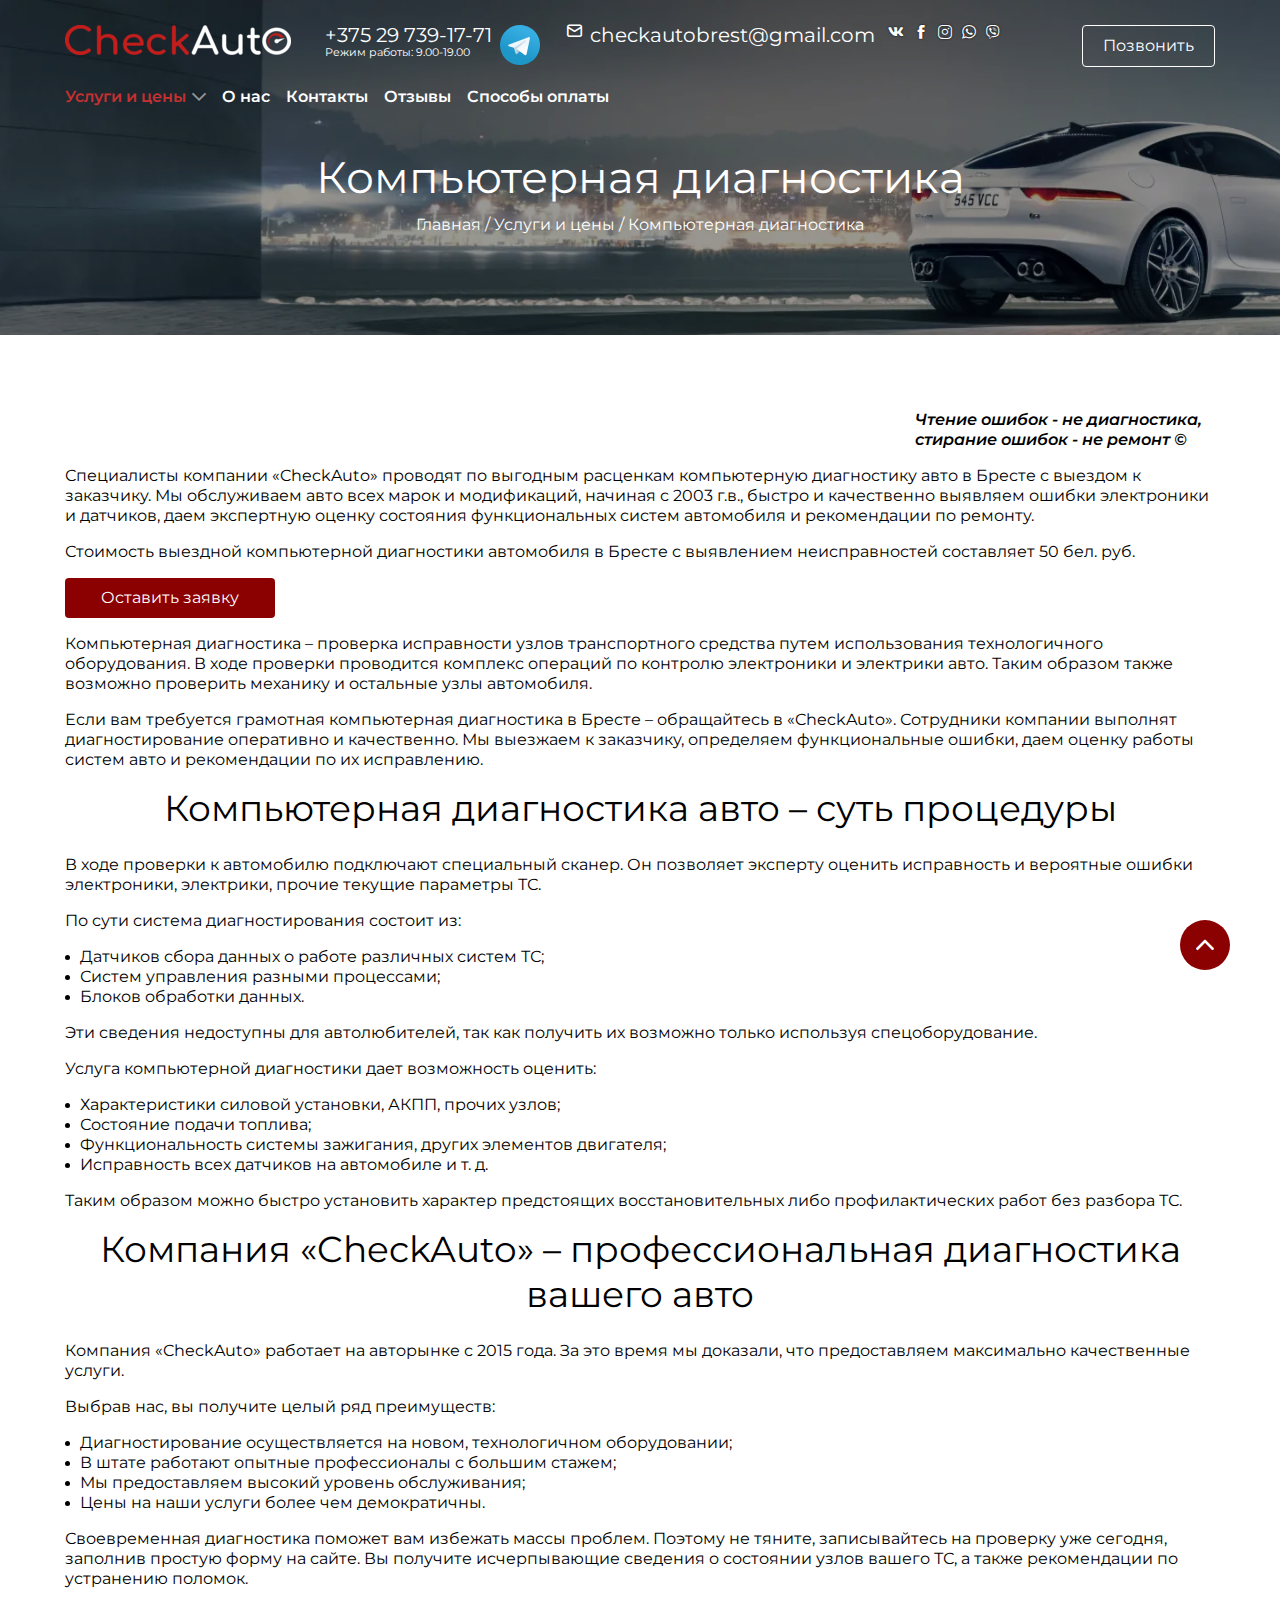
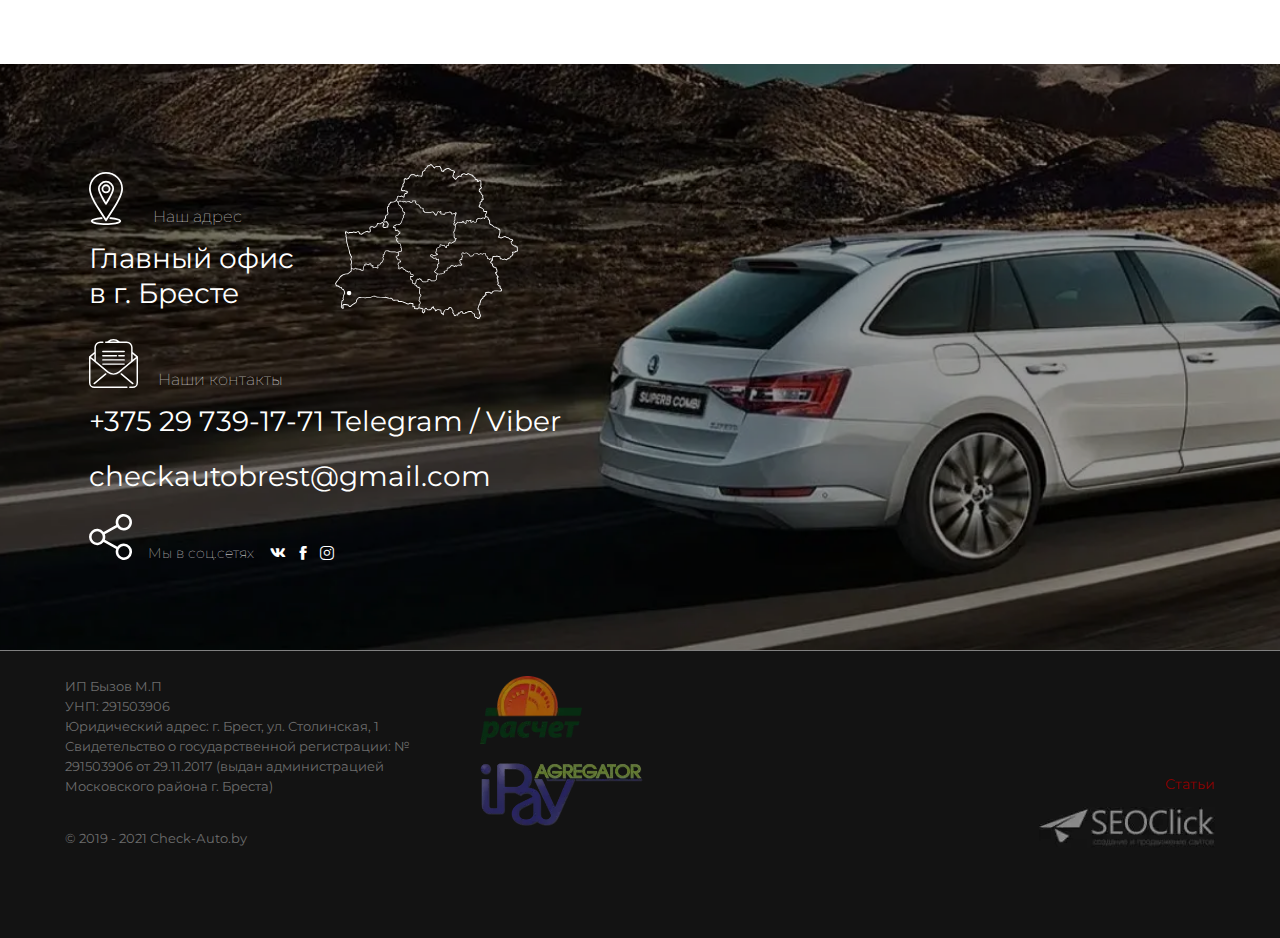
<file: diagnostics.html>
<!DOCTYPE html>
<html lang="ru">

<head>
	<title>Компьютерная диагностика автомобиля</title>
	<meta charset="UTF-8">
	<meta name="format-detection" content="telephone=no">
	<!-- <style>body{opacity: 0;}</style> -->
	<link rel="stylesheet" href="css/style.min.css?_v=20220827143424">
	<link rel="shortcut icon" href="favicon.ico">
	<!-- <meta name="robots" content="noindex, nofollow"> -->
	<meta name="viewport" content="width=device-width, initial-scale=1.0">
</head>

<body>
	<div class="g-block size-100">
		<div id="page_loader-6173-particle" class="g-content g-particle">
			<div id="page-loader" class="preloader">
				<div class="wrapper-triangle">
					<div class="pen">
						<div class="line-triangle">
							<div class="triangle"></div>
							<div class="triangle"></div>
							<div class="triangle"></div>
							<div class="triangle"></div>
							<div class="triangle"></div>
							<div class="triangle"></div>
							<div class="triangle"></div>
						</div>
						<div class="line-triangle">
							<div class="triangle"></div>
							<div class="triangle"></div>
							<div class="triangle"></div>
							<div class="triangle"></div>
							<div class="triangle"></div>
							<div class="triangle"></div>
							<div class="triangle"></div>
						</div>
						<div class="line-triangle">
							<div class="triangle"></div>
							<div class="triangle"></div>
							<div class="triangle"></div>
							<div class="triangle"></div>
							<div class="triangle"></div>
							<div class="triangle"></div>
							<div class="triangle"></div>
						</div>
					</div>
				</div>
			</div>
		</div>
	</div>
	<div class="wrapper">
		<header class="header">
			<div class="header__wrapper">
				<div class="header__container">
					<div class="header__top top-header">
						<button type="button" class="menu__icon icon-menu"><span></span></button>
						<a href="" class="top-header__logo"><img src="img/header/logo.svg" alt="header logo"></a>
						<div class="top-header__call call-top-header">
							<div class="call-top-header__phone">
								<a href="tel:+375297391771" class="call-top-header__phone-link">+375 29 739-17-71</a>
								<span>Режим работы: 9.00-19.00</span>
							</div>
							<a href="https://t.me/Check_Auto_by" target="_blank" class="call-top-header__telegram"><img
									src="img/header/telegram.svg" alt="telegram link"></a>
						</div>
						<a href="mailto:checkautobrest@gmail.com"
							class="top-header__email _icon-mess">checkautobrest@gmail.com</a>
						<div class="top-header__social social-top-header">
							<a href="#" target="_blank" class="social-top-header__link _icon-vk"></a>
							<a href="#" target="_blank" class="social-top-header__link _icon-fb"></a>
							<a href="#" target="_blank" class="social-top-header__link _icon-inst"></a>
							<a href="#" target="_blank" class="social-top-header__link _icon-ws"></a>
							<a href="#" target="_blank" class="social-top-header__link _icon-viber"></a>
						</div>
						<a data-da=".inner__cnt, 1200,2" href="tel:+375297391771"
							class="top-header__tel about_tel">Позвонить</a>
					</div>
					<div class="header__bottom bottom-header">
						<div class="bottom-header__menu menu">
							<nav class="menu__body">
								<ul class="menu__list">
									<li class="menu__item">
										<button class="menu__link menu__link-btn m-act _icon-arr"><span>Услуги и
												цены</span></button>
										<ul class="menu__sublist">
											<li class="menu__subitem menu__subitem-back"><a href="#"
													class="menu__sublink menu__sublink-back _icon-arr"></a>
											</li>
											<li class="menu__subitem"><a href="#" class="menu__sublink"><span>Подбор автомобиля /
														мотоцикла</span></a>
											</li>
											<li class="menu__subitem"><a href="#" class="menu__sublink"><span>Компьютерная
														диагностика</span></a></li>
											<li class="menu__subitem "><a href="#"
													class="menu__sublink m-act "><span>Дополнительные
														услуги</span></a></li>
											<li class="menu__subitem"><a href="#" class="menu__sublink"><span>Чип-Тюнинг</span></a>
											</li>
										</ul>
									</li>
									<li class="menu__item"><a href="#" class="menu__link "><span>О нас</span></a></li>
									<li class="menu__item"><a href="#" class="menu__link "><span>Контакты</span></a></li>
									<li class="menu__item"><a href="#" class="menu__link "><span>Отзывы</span></a></li>
									<li class="menu__item"><a href="#" class="menu__link"><span>Способы оплаты</span></a></li>
								</ul>
							</nav>
						</div>
					</div>
				</div>
			</div>
		</header>
		<main class="page page__diagnostics diagnostics-page diagnostics">
			<section class="diagnostics__top top-diagnostics top-about inner">
				<div class="top-about__container top-diagnostics__container inner__cnt">
					<div class="inner__title top-diagnostics__title top-about__title">Компьютерная диагностика</div>
					<div class="inner__breadcrumbs top-about__breadcrumbs breadcrumbs">
						<ul class="breadcrumbs__list">
							<li class="breadcrumbs__item">
								<a href="#" class="breadcrumbs__link nocact">Главная</a>
							</li>
							<li><span>/</span></li>
							<li class="breadcrumbs__item">
								<span class="breadcrumbs__link">Услуги и цены</span>
							</li>
							<li><span>/</span></li>
							<li class="breadcrumbs__item">
								<span class="breadcrumbs__link">Компьютерная диагностика</span>
							</li>
						</ul>
					</div>
				</div>
			</section>
			<section class="diagnostics__content content-diagnostics">
				<div class="content-diagnostics__container">
					<strong class="content-diagnostics__subinfo">Чтение ошибок - не диагностика,
						стирание ошибок - не ремонт ©</strong>
					<p class="content-diagnostics__info">Специалисты компании «CheckAuto» проводят по выгодным расценкам
						компьютерную диагностику авто в Бресте с выездом к заказчику. Мы обслуживаем авто <span>всех</span>
						марок и
						модификаций, начиная с 2003 г.в., быстро и качественно выявляем ошибки электроники и датчиков, даем
						экспертную оценку состояния функциональных систем автомобиля и рекомендации по ремонту.
					</p>
					<p class="content-diagnostics__info">Стоимость выездной компьютерной диагностики автомобиля в Бресте с
						выявлением неисправностей составляет <span>50 бел. руб.</span></p>
					<a data-popup=".popup__request" href="#" class="content-diagnostics__link button">Оставить заявку</a>
					<p class="content-diagnostics__info">Компьютерная диагностика – проверка исправности узлов транспортного
						средства путем использования технологичного оборудования. В ходе проверки проводится комплекс операций
						по контролю электроники и электрики авто. Таким образом также возможно проверить механику и остальные
						узлы автомобиля.</p>
					<p class="content-diagnostics__info">Если вам требуется грамотная компьютерная диагностика в Бресте –
						обращайтесь в «CheckAuto». Сотрудники компании выполнят диагностирование оперативно и качественно. Мы
						выезжаем к заказчику, определяем функциональные ошибки, даем оценку работы систем авто и рекомендации
						по их исправлению.</p>
					<div class="content-diagnostics__item item-content-diagnostics">
						<p class="item-content-diagnostics__title p-title">Компьютерная диагностика авто – суть процедуры</p>
						<p class="item-content-diagnostics__info">В ходе проверки к автомобилю подключают специальный сканер.
							Он позволяет эксперту оценить исправность и вероятные ошибки электроники, электрики, прочие текущие
							параметры ТС.</p>
						<p class="item-content-diagnostics__subinfo-list">По сути система диагностирования состоит из:</p>
						<ul class="item-content-diagnostics__list">
							<li class="item-content-diagnostics__item content-services__item">Датчиков сбора данных о работе
								различных систем ТС;
							</li>
							<li class="item-content-diagnostics__item content-services__item">Систем управления разными
								процессами;
							</li>
							<li class="item-content-diagnostics__item content-services__item">Блоков обработки данных.
							</li>
						</ul>
						<p class="item-content-diagnostics__subinfo-list">Эти сведения недоступны для автолюбителей, так как
							получить их возможно только используя спецоборудование.</p>
						<p class="item-content-diagnostics__subinfo-list">Услуга компьютерной диагностики дает возможность
							оценить:</p>
						<ul class="item-content-diagnostics__list">
							<li class="item-content-diagnostics__item content-services__item">Характеристики силовой установки,
								АКПП, прочих узлов;
							</li>
							<li class="item-content-diagnostics__item content-services__item">Состояние подачи топлива;
							</li>
							<li class="item-content-diagnostics__item content-services__item">Функциональность системы
								зажигания, других элементов
								двигателя;
							</li>
							<li class="item-content-diagnostics__item content-services__item">Исправность всех датчиков на
								автомобиле и т. д.
							</li>
						</ul>
						<p class="item-content-diagnostics__subinfo-list">Таким образом можно быстро установить характер
							предстоящих восстановительных либо профилактических работ без разбора ТС.</p>
					</div>
					<div class="content-diagnostics__item item-content-diagnostics">
						<p class="item-content-diagnostics__title p-title">Компания «CheckAuto» – профессиональная диагностика
							вашего авто</p>
						<p class="item-content-diagnostics__info">Компания «CheckAuto» работает на авторынке с 2015 года. За
							это время мы доказали, что предоставляем максимально качественные услуги.</p>
						<p class="item-content-diagnostics__subinfo-list">Выбрав нас, вы получите целый ряд преимуществ:</p>
						<ul class="item-content-diagnostics__list">
							<li class="item-content-diagnostics__item content-services__item">Диагностирование осуществляется
								на новом, технологичном
								оборудовании;
							</li>
							<li class="item-content-diagnostics__item content-services__item">В штате работают опытные
								профессионалы с большим стажем;
							</li>
							<li class="item-content-diagnostics__item content-services__item">Мы предоставляем высокий уровень
								обслуживания;
							</li>
							<li class="item-content-diagnostics__item content-services__item">Цены на наши услуги более чем
								демократичны.
							</li>
						</ul>
						<p class="item-content-diagnostics__subinfo-list">Своевременная диагностика поможет вам избежать массы
							проблем. Поэтому не тяните, записывайтесь на проверку уже сегодня, заполнив простую форму на сайте.
							Вы получите исчерпывающие сведения о состоянии узлов вашего ТС, а также рекомендации по устранению
							поломок.</p>
					</div>
				</div>
			</section>
		</main>
		<footer class="footer">
			<div class="footer__top top-footer">
				<div class="top-footer__container">
					<div class="top-footer__body">
						<div class="top-footer__location location-top-footer">
							<div class="location-top-footer__info">
								<div class="location-top-footer__wrapper">
									<div class="location-top-footer__icon"><img src="img/footer/marker.svg" alt="marker"></div>
									<div class="location-top-footer__title">Наш адрес</div>
								</div>
								<p>Главный офис
									в г. Бресте</p>
							</div>
							<div class="location-top-footer__picture"><img src="img/footer/map.svg" alt="image location"></div>
						</div>
						<div class="top-footer__contacts contacts-top-footer">
							<div class="contacts-top-footer__top">
								<div class="contacts-top-footer__icon"><img src="img/footer/email.svg" alt=""></div>
								<div class="contacts-top-footer__title">Наши контакты</div>
							</div>
							<div class="contacts-top-footer__bottom">
								<div class="contacts-top-footer__inner">
									<a href="tel:+375297391771" class="contacts-top-footer__phone">+375 29 739-17-71</a>
									<a href="#" target="_blank" class="contacts-top-footer__telegram">Telegram</a> <span>/</span>
									<a href="#" target="_blank" class="contacts-top-footer__viber">Viber</a>
								</div>
								<a href="mailto:testemail@gmail.com"
									class="contacts-top-footer__email">checkautobrest@gmail.com</a>
							</div>
						</div>
						<div class="top-footer__social social-top-footer">
							<div class="social-top-footer__icon">
								<img src="img/footer/share.svg" alt="icon">
							</div>
							<p class="social-top-footer__title">Мы в соц.сетях</p>
							<div class="social-top-footer__links">
								<a href="#" target="_blank" class="social-top-footer__link _icon-vk"></a>
								<a href="#" target="_blank" class="social-top-footer__link _icon-fb"></a>
								<a href="#" target="_blank" class="social-top-footer__link _icon-inst"></a>
							</div>
						</div>
					</div>
				</div>
			</div>
			<div class="footer__bottom bottom-footer">
				<div class="bottom-footer__container">
					<div class="bottom-footer__columns">
						<div class="bottom-footer__copyright">
							<p>ИП Бызов М.П
							</p>
							<p>УНП: 291503906</p>
							<p>Юридический адрес: г. Брест, ул. Столинская, 1
								Свидетельство о государственной регистрации:
								№ 291503906 от 29.11.2017 (выдан администрацией
								Московского района г. Бреста)</p>
							<p>© 2019 - 2021 Check-Аuto.by</p>
						</div>
						<div class="bottom-footer__comp comp-bottom-footer">
							<picture>
								<source srcset="img/footer/raschet.webp" type="image/webp"><img src="img/footer/raschet.png"
									alt="footer company image">
							</picture>
							<picture>
								<source srcset="img/footer/ipay.webp" type="image/webp"><img src="img/footer/ipay.png"
									alt="footer company image">
							</picture>
						</div>
						<div class="bottom-footer__created created-bottom-footer">
							<a href="#" class="created-bottom-footer__link">Статьи</a>
							<a href="#" target="_blank" class="created-bottom-footer__media-link">
								<picture>
									<source srcset="img/footer/create-logo.webp" type="image/webp"><img
										src="img/footer/create-logo.jpg" alt="media image">
								</picture>
							</a>
						</div>
					</div>
				</div>
			</div>
		</footer>
		<a href="#" data-goto=".header" class="go-top _icon-arr">
		</a>
	</div>
	<!-- <div id="popup" aria-hidden="true" class="popup">
	<div class="popup__wrapper">
		<div class="popup__content">
			<button data-close type="button" class="popup__close">Закрыть</button>
			<div class="popup__text">
				Text
			</div>
		</div>
	</div>
</div> -->
	<div id="popup__request" aria-hidden="true" class="popup popup__request request-popup">
		<div class="popup__wrapper">
			<div class="popup__content">
				<button data-close type="button" class="popup__close"><span class="popup__icon-wrapper"><span
							class="popup__icon"></span></span></button>
				<div class="request-popup__wrapper">
					<form class="request-popup__form form-request-popup" action="#">
						<div class="form-request-popup__item">
							<label for="formName" class="form-request-popup__label">Ваше имя *</label>
							<input id="formName" autocomplete="off" type="text" name="form[]" data-error="Ошибка"
								placeholder="Иван" class="input form-request-popup__input">
						</div>
						<div class="form-request-popup__item">
							<label for="formPhone" class="form-request-popup__label">Ваш телефон *</label>
							<input id="formPhone" autocomplete="off" type="text" name="form[]" data-error="Ошибка"
								placeholder="+375 33 1234" class="input form-request-popup__input">
						</div>
						<div class="form-request-popup__item">
							<label for="formAuto" class="form-request-popup__label">Ваш автомобиль</label>
							<input id="formAuto" autocomplete="off" type="text" name="form[]" data-error="Ошибка"
								placeholder="BMW E90 330i 2005г." class="input form-request-popup__input">
						</div>
						<div class="form-request-popup__item item-request-popup">
							<label for="formMessage" class="form-request-popup__label">Коментарий</label>
							<textarea class="input form-request-popup__textarea " name="" id="formMessage" cols="30"
								rows="10"></textarea>
						</div>
						<button type="submit" class="button">Отправить</button>
					</form>
				</div>
			</div>
		</div>
	</div>
	<div aria-hidden="true" class="popup faq_p faq-popup">
		<div class="popup__wrapper">
			<div class="popup__content ">
				<button data-close type="button" class="popup__close"><span class="popup__icon-wrapper"><span
							class="popup__icon"></span></span></button>
				<div class="request-popup__wrapper faq-popup__wrapper ">
					<form class="request-popup__form form-request-popup faq-popup__form form-faq-popup" action="#">
						<div class="form-request-popup__item form-faq-popup__item">
							<label for="f-10" class="form-request-popup__label form-faq-popup__label">Ваше имя *</label>
							<input id="f-10" autocomplete="off" type="text" name="form[]" data-error="Ошибка"
								placeholder="Иван" class="input form-request-popup__input form-faq-popup form-faq-popup__input">
						</div>
						<div class="form-request-popup__item form-faq-popup__item">
							<label for="f-09" class="form-request-popup__label form-faq-popup__label">Ваш телефон *</label>
							<input id="f-09" autocomplete="off" type="text" name="form[]" data-error="Ошибка"
								placeholder="+375 33 1234" class="input form-request-popup__input form-faq-popup__input">
						</div>
						<div class="form-request-popup__item form-faq-popup__item">
							<label for="f-08" class="form-request-popup__label form-faq-popup__label">Ваш email</label>
							<input id="f-08" autocomplete="off" type="text" name="form[]" data-error="Ошибка"
								placeholder="whois@gmail.com" class="input form-request-popup__input form-faq-popup__input">
						</div>
						<div class="form-request-popup__item form-faq-popup__item">
							<label for="f-06" class="form-request-popup__label form-faq-popup__label">Марка авто</label>
							<input id="f-06" autocomplete="off" type="text" name="form[]" data-error="Ошибка" placeholder="BMW"
								class="input form-request-popup__input form-faq-popup__input">
						</div>
						<div class="form-request-popup__item form-faq-popup__item">
							<label for="f-05" class="form-request-popup__label form-faq-popup__label">Модель авто</label>
							<input id="f-05" autocomplete="off" type="text" name="form[]" data-error="Ошибка" placeholder="X5"
								class="input form-request-popup__input form-faq-popup__input">
						</div>
						<div class="form-request-popup__item form-faq-popup__item">
							<label for="f-04" class="form-request-popup__label form-faq-popup__label">Год выпуска авто</label>
							<input id="f-04" autocomplete="off" type="text" name="form[]" data-error="Ошибка"
								placeholder="2005" class="input form-request-popup__input form-faq-popup__input">
						</div>
						<div class="form-request-popup__item form-faq-popup__item">
							<label for="f-03" class="form-request-popup__label form-faq-popup__label">Коробка передач</label>
							<input id="f-03" autocomplete="off" type="text" name="form[]" data-error="Ошибка"
								placeholder="АКПП" class="input form-request-popup__input form-faq-popup__input">
						</div>
						<div class="form-request-popup__item form-faq-popup__item">
							<label for="f-02" class="form-request-popup__label form-faq-popup__label">Тип двигателя</label>
							<input id="f-02" autocomplete="off" type="text" name="form[]" data-error="Ошибка"
								placeholder="xDrive M50d 381 л.с."
								class="input form-request-popup__input form-faq-popup__input">
						</div>
						<div class="form-request-popup__item item-request-popup form-faq-popup__item">
							<label for="f-01" class="form-request-popup__label form-faq-popup__label">Коментарий</label>
							<textarea class="input form-request-popup__textarea form-faq-popup__textarea " name="" id="f-01"
								cols="30" rows="10"></textarea>
						</div>
						<button type="submit" class="button">Отправить</button>
					</form>
				</div>
			</div>
		</div>
	</div>




	<div aria-hidden="true" class="popup cart-one">
		<div class="popup__wrapper">
			<div class="popup__content">
				<button data-close type="button" class="popup__close"><span class="popup__icon-wrapper"><span
							class="popup__icon"></span></span></button>
				<div class="request-popup__wrapper">
					<form class="request-popup__form form-request-popup" action="#">
						<p class="popup-cart-one__title">Разовый осмотр</p>
						<div class="form-request-popup__item">
							<label for="c-one-04" class="form-request-popup__label">Ваше имя *</label>
							<input id="c-one-04" autocomplete="off" type="text" name="form[]" data-error="Ошибка"
								placeholder="" class="input form-request-popup__input">
						</div>
						<div class="form-request-popup__item">
							<label for="c-one-03" class="form-request-popup__label">Ваш телефон *</label>
							<input id="c-one-03" autocomplete="off" type="text" name="form[]" data-error="Ошибка"
								placeholder="" class="input form-request-popup__input">
						</div>
						<div class="form-request-popup__item">
							<label for="c-one-02" class="form-request-popup__label">Ваш email</label>
							<input id="c-one-02" autocomplete="off" type="text" name="form[]" data-error="Ошибка"
								placeholder="" class="input form-request-popup__input">
						</div>
						<div class="form-request-popup__item item-request-popup">
							<label for="c-one-01" class="form-request-popup__label">Комментарии \ ссылка</label>
							<textarea class="input form-request-popup__textarea " name="" id="c-one-01" cols="30"
								rows="10"></textarea>
						</div>
						<button type="submit" class="button">Заказать</button>
					</form>
				</div>
			</div>
		</div>
	</div>

	<div aria-hidden="true" class="popup cart-two">
		<div class="popup__wrapper">
			<div class="popup__content">
				<button data-close type="button" class="popup__close"><span class="popup__icon-wrapper"><span
							class="popup__icon"></span></span></button>
				<div class="request-popup__wrapper">
					<form class="request-popup__form form-request-popup" action="#">
						<p class="popup-cart-one__title">Подбор Авто с Европейских аукционов</p>
						<div class="form-request-popup__item">
							<label for="c-one-04" class="form-request-popup__label">Ваше имя *</label>
							<input id="c-one-04" autocomplete="off" type="text" name="form[]" data-error="Ошибка"
								placeholder="" class="input form-request-popup__input">
						</div>
						<div class="form-request-popup__item">
							<label for="c-one-03" class="form-request-popup__label">Ваш телефон *</label>
							<input id="c-one-03" autocomplete="off" type="text" name="form[]" data-error="Ошибка"
								placeholder="" class="input form-request-popup__input">
						</div>
						<div class="form-request-popup__item">
							<label for="c-one-02" class="form-request-popup__label">Ваш email</label>
							<input id="c-one-02" autocomplete="off" type="text" name="form[]" data-error="Ошибка"
								placeholder="" class="input form-request-popup__input">
						</div>
						<div class="form-request-popup__item item-request-popup">
							<label for="c-one-01" class="form-request-popup__label">Комментарии \ ссылка</label>
							<textarea class="input form-request-popup__textarea " name="" id="c-one-01" cols="30"
								rows="10"></textarea>
						</div>
						<button type="submit" class="button">Заказать</button>
					</form>
				</div>
			</div>
		</div>
	</div>

	<div aria-hidden="true" class="popup cart-three">
		<div class="popup__wrapper">
			<div class="popup__content">
				<button data-close type="button" class="popup__close"><span class="popup__icon-wrapper"><span
							class="popup__icon"></span></span></button>
				<div class="request-popup__wrapper">
					<form class="request-popup__form form-request-popup" action="#">
						<p class="popup-cart-one__title">Авто "под ключ"</p>
						<div class="form-request-popup__item">
							<label for="c-one-04" class="form-request-popup__label">Ваше имя *</label>
							<input id="c-one-04" autocomplete="off" type="text" name="form[]" data-error="Ошибка"
								placeholder="" class="input form-request-popup__input">
						</div>
						<div class="form-request-popup__item">
							<label for="c-one-03" class="form-request-popup__label">Ваш телефон *</label>
							<input id="c-one-03" autocomplete="off" type="text" name="form[]" data-error="Ошибка"
								placeholder="" class="input form-request-popup__input">
						</div>
						<div class="form-request-popup__item">
							<label for="c-one-02" class="form-request-popup__label">Ваш email</label>
							<input id="c-one-02" autocomplete="off" type="text" name="form[]" data-error="Ошибка"
								placeholder="" class="input form-request-popup__input">
						</div>
						<div class="form-request-popup__item item-request-popup">
							<label for="c-one-01" class="form-request-popup__label">Комментарии \ ссылка</label>
							<textarea class="input form-request-popup__textarea " name="" id="c-one-01" cols="30"
								rows="10"></textarea>
						</div>
						<button type="submit" class="button">Заказать</button>
					</form>
				</div>
			</div>
		</div>
	</div>
	<!-- ================================= -->
	<div id="popup" aria-hidden="true" class="popup cart-info-one">
		<div class="popup__wrapper">
			<div class="popup__content popup__content-i">
				<button data-close type="button" class="popup__close"><span class="popup__icon-wrapper"><span
							class="popup__icon"></span></span></button>
				<div class="cart-info-one__wrapper">
					<span>Комплексная диагностика автомобиля/мотоцикла в городах Беларуси (Брест, Минск, Гродно, Гомель,
						Могилёв, Барановичи):<br>
						1. Проверка кузова на предмет перекраски, ремонта, снятия-установки элементов при помощи толщиномера,
						а
						также визуально.<br>
						2. Проверка силовой части кузова (лонжероны, стойки и пороги) на наличие последствий серьезных аварий
						и
						кузовного ремонта.<br>
						3. Двигатель автомобиля: оценивается степень износа двигателя и приводных ремней, осматриваются все
						соединения на наличие подтеков и запотеваний, прослушивается на наличие посторонних шумов и вибраций,
						проверяются рабочие жидкости и их уровень.<br>
						4. Диагностика всех электронных систем автомобиля: чтение ошибок и параметров работы двигателя и
						коробки
						передач профессиональным диагностическим сканером.<br>
						5. Проверка оригинальности пробега (чтение оригинального пробега из электронных блоков управления,
						проверка по базам).<br>
						6. Полный осмотр и проверка всех систем автомобиля: кондиционер, электрические стеклоподъемники,
						освещение автомобиля, аудио и навигационные системы, и др. ассистенты).<br>
						7. Осмотр салона автомобиля (если клиент не присутствует на диагностике): если специалист находит
						дефекты, они обязательно фотографируются.<br>
						8. Оценка состояния шин и тормозной системы: износ, маркировки, состояние.<br>
						9. Тест-драйв (по возможности) для определения состояния ходовой части и подвески, тормозной системы,
						КПП
						и рулевого управления.<br>
						10. Оценка стоимости устранения выявленных при осмотре автомобиля неисправностей.<br>
						11. Проверка автомобиля по базам РФ. ЕС, РБ.<br>
						12. Дополнительная проверка на СТО (По необходимости)<br>
						<br>
						По итогу осмотра Вы получаете:<br>
						<br>
						- Проверку автомобиля по заданным параметрам<br>
						- Консультацию по выбранной модели<br>
						- Заключение о состоянии автомобиля - диагностическую карту<br>
						- Экспертную оценку целесообразности покупки<br>
						- Аргументы для самостоятельного торга с продавцом<br>
						<br>
						Присутствие заказчика при осмотре необязательно!</span>
				</div>
			</div>
		</div>
	</div>
	<div id="popup" aria-hidden="true" class="popup cart-info-two">
		<div class="popup__wrapper">
			<div class="popup__content popup__content-i">
				<button data-close type="button" class="popup__close"><span class="popup__icon-wrapper"><span
							class="popup__icon"></span></span></button>
				<div class="cart-info-one__wrapper">
					<span>Подберём для Вас честный автомобиль на прямых аукционов в Европе и Америке.<br>
						Наши специалисты проанализирует все предложения по вашему запросу и найдут лучший вариант.<br>
						- Ищем подходящие вариант<br>
						- Учавствуем на аукционах с наименьшим аукционным сбором<br>
						- Сопровождаем доставку и контролируем её<br>
						- Помогаем при оформлении авто</span>
				</div>
			</div>
		</div>
	</div>
	<div id="popup" aria-hidden="true" class="popup cart-info-three">
		<div class="popup__wrapper">
			<div class="popup__content popup__content-i">
				<button data-close type="button" class="popup__close"><span class="popup__icon-wrapper"><span
							class="popup__icon"></span></span></button>
				<div class="cart-info-one__wrapper">
					<span>Подбор необходимого Вам автомобиля полностью в наших руках!<br>
						<br>
						<br>
						Подбор автомобиля «под ключ» это:<br>
						<br>
						1. Консультация<br>
						Вы получите рекомендации специалиста по выбору марки/модели автомобиля, особенностях комплектации и
						рыночной стоимости. Все желаемые параметры: модель, год выпуска, пробег, комплектация, цвет и т.д.
						оговариваются в договоре.<br>
						<br>
						2. Поиск вариантов, техническая проверка<br>
						Все новые варианты, соответствующие заданным параметрам, проходят комплексную техническую
						диагностику.<br>
						<br>
						3. Аргументированный торг с продавцом<br>
						Обладая полной информацией о состоянии автомобиля, наш специалист аргументирует максимальное снижение
						цены на автомобиль.<br>
						<br>
						4. Отчет клиенту и гарантии<br>
						По результатам всех проверок предоставляется подробный отчет в электронном виде. Гарантия на купленный
						автомобиль.<br>
						<br>
						5. Сопровождение сделки<br>
						Сопровождение покупателя во время процесса купли-продажи: контроль передачи денег и оформления
						документов.<br>
						<br>
						*Поиск автомобиля осуществляем по всей стране.</span>
				</div>
			</div>
		</div>
	</div>
	<script src="js/app.min.js?_v=20220827143424"></script>
</body>

</html>
</file>
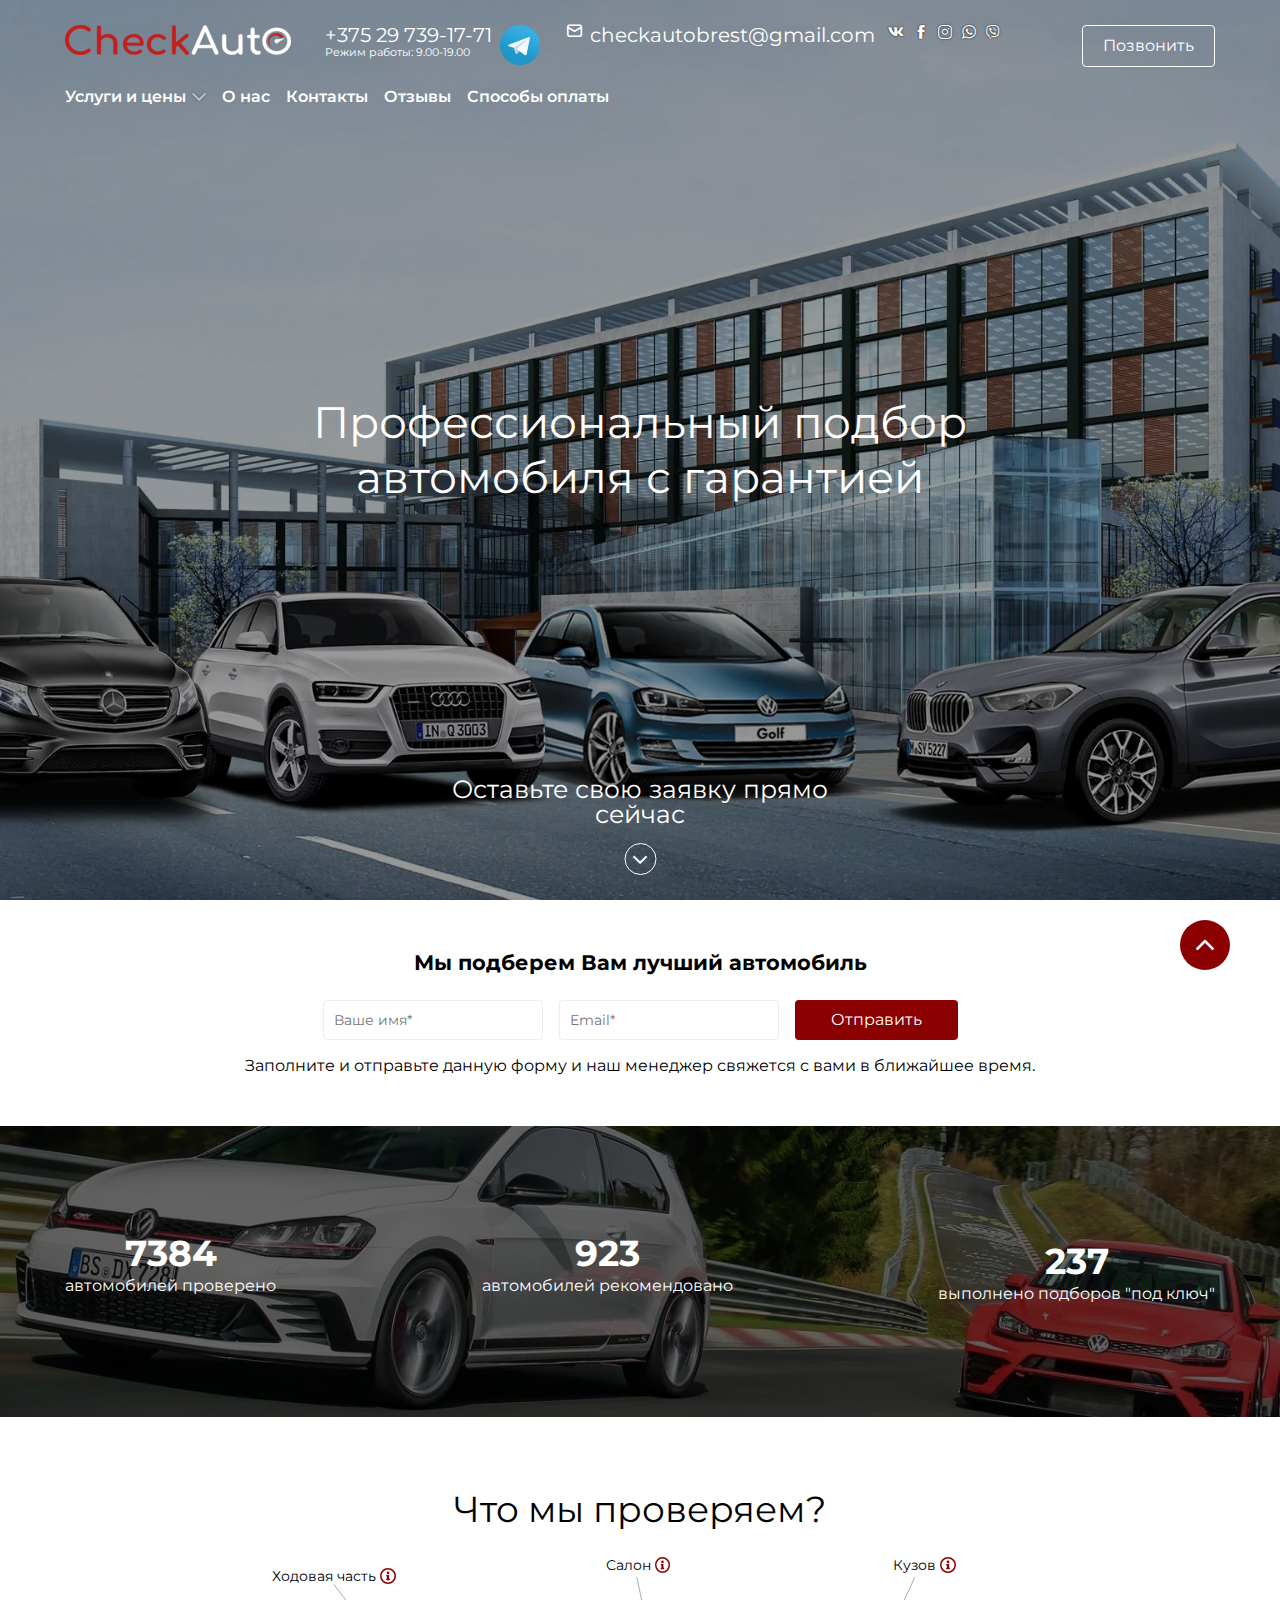
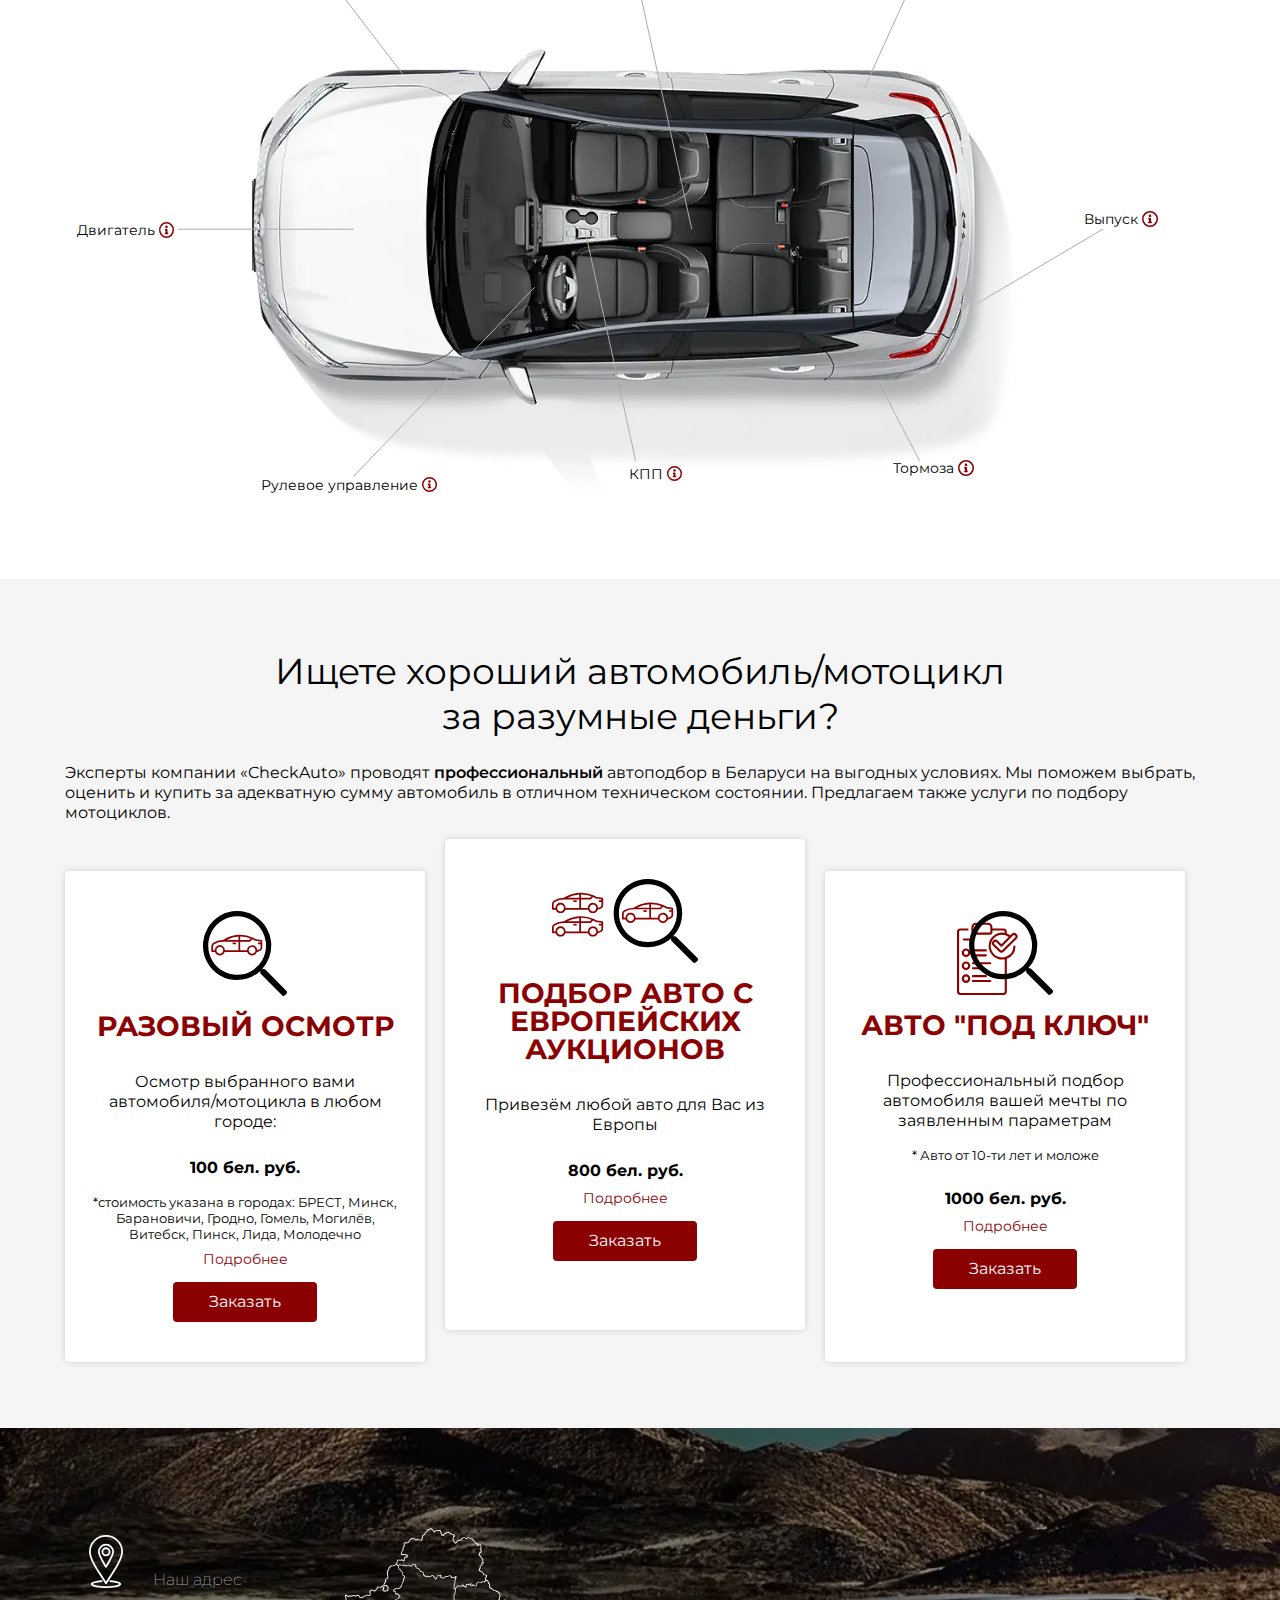
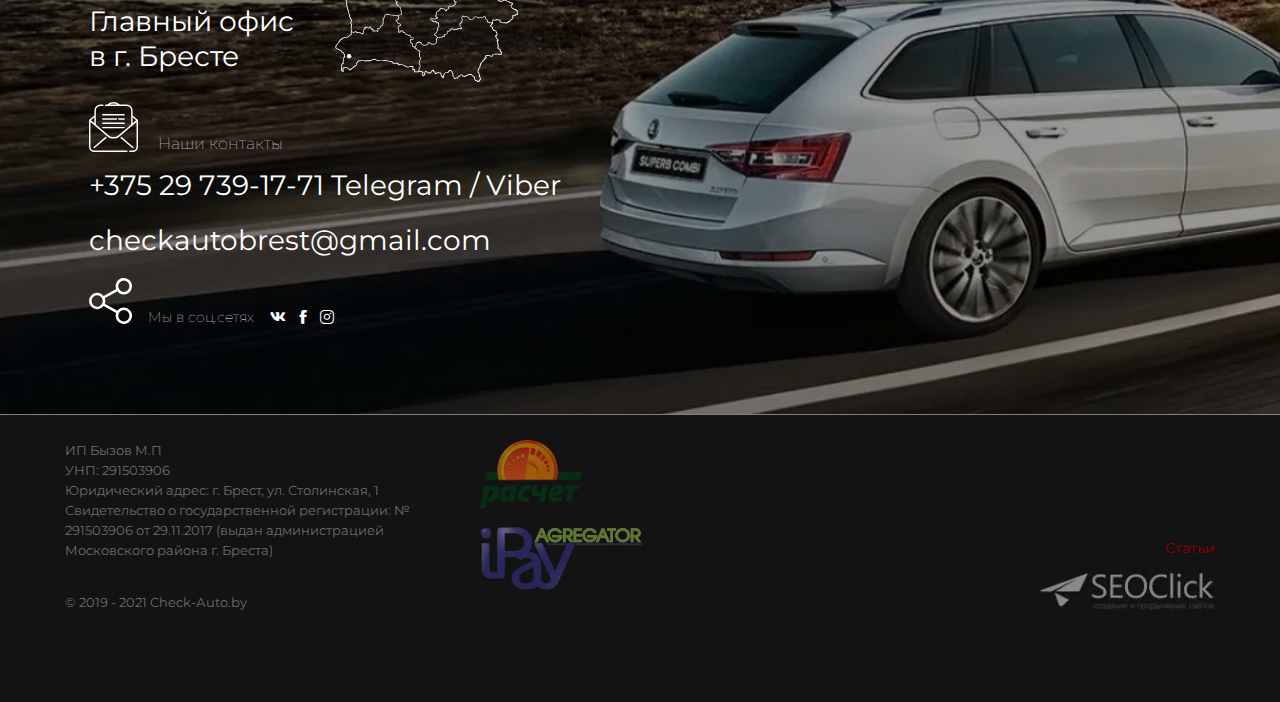
<file: home.html>
<!DOCTYPE html>
<html lang="ru">

<head>
	<title>Профессиональный подбор автомобиля с гарантией</title>
	<meta charset="UTF-8">
	<meta name="format-detection" content="telephone=no">
	<!-- <style>body{opacity: 0;}</style> -->
	<link rel="stylesheet" href="css/style.min.css?_v=20220827143424">
	<link rel="shortcut icon" href="favicon.ico">
	<!-- <meta name="robots" content="noindex, nofollow"> -->
	<meta name="viewport" content="width=device-width, initial-scale=1.0">
</head>

<body>
	<div class="g-block size-100">
		<div id="page_loader-6173-particle" class="g-content g-particle">
			<div id="page-loader" class="preloader">
				<div class="wrapper-triangle">
					<div class="pen">
						<div class="line-triangle">
							<div class="triangle"></div>
							<div class="triangle"></div>
							<div class="triangle"></div>
							<div class="triangle"></div>
							<div class="triangle"></div>
							<div class="triangle"></div>
							<div class="triangle"></div>
						</div>
						<div class="line-triangle">
							<div class="triangle"></div>
							<div class="triangle"></div>
							<div class="triangle"></div>
							<div class="triangle"></div>
							<div class="triangle"></div>
							<div class="triangle"></div>
							<div class="triangle"></div>
						</div>
						<div class="line-triangle">
							<div class="triangle"></div>
							<div class="triangle"></div>
							<div class="triangle"></div>
							<div class="triangle"></div>
							<div class="triangle"></div>
							<div class="triangle"></div>
							<div class="triangle"></div>
						</div>
					</div>
				</div>
			</div>
		</div>
	</div>
	<div class="wrapper">
		<header class="header">
			<div class="header__wrapper">
				<div class="header__container">
					<div class="header__top top-header">
						<button type="button" class="menu__icon icon-menu"><span></span></button>
						<a href="" class="top-header__logo"><img src="img/header/logo.svg" alt="header logo"></a>
						<div class="top-header__call call-top-header">
							<div class="call-top-header__phone">
								<a href="tel:+375297391771" class="call-top-header__phone-link">+375 29 739-17-71</a>
								<span>Режим работы: 9.00-19.00</span>
							</div>
							<a href="https://t.me/Check_Auto_by" target="_blank" class="call-top-header__telegram"><img
									src="img/header/telegram.svg" alt="telegram link"></a>
						</div>
						<a href="mailto:checkautobrest@gmail.com"
							class="top-header__email _icon-mess">checkautobrest@gmail.com</a>
						<div class="top-header__social social-top-header">
							<a href="#" target="_blank" class="social-top-header__link _icon-vk"></a>
							<a href="#" target="_blank" class="social-top-header__link _icon-fb"></a>
							<a href="#" target="_blank" class="social-top-header__link _icon-inst"></a>
							<a href="#" target="_blank" class="social-top-header__link _icon-ws"></a>
							<a href="#" target="_blank" class="social-top-header__link _icon-viber"></a>
						</div>
						<a data-da=".top-home , 1200,2" href="tel:+375297391771"
							class="top-header__tel about_tel-t">Позвонить</a>
					</div>
					<div class="header__bottom bottom-header">
						<div class="bottom-header__menu menu">
							<nav class="menu__body">
								<ul class="menu__list">
									<li class="menu__item">
										<button class="menu__link menu__link-btn _icon-arr"><span>Услуги и цены</span></button>
										<ul class="menu__sublist">
											<li class="menu__subitem menu__subitem-back"><a href="#"
													class="menu__sublink menu__sublink-back _icon-arr"></a>
											</li>
											<li class="menu__subitem"><a href="#" class="menu__sublink"><span>Подбор автомобиля /
														мотоцикла</span></a>
											</li>
											<li class="menu__subitem"><a href="#" class="menu__sublink"><span>Компьютерная
														диагностика</span></a></li>
											<li class="menu__subitem"><a href="#" class="menu__sublink"><span>Дополнительные
														услуги</span></a></li>
											<li class="menu__subitem"><a href="#" class="menu__sublink"><span>Чип-Тюнинг</span></a>
											</li>
										</ul>
									</li>
									<li class="menu__item"><a href="#" class="menu__link"><span>О нас</span></a></li>
									<li class="menu__item"><a href="#" class="menu__link"><span>Контакты</span></a></li>
									<li class="menu__item"><a href="#" class="menu__link"><span>Отзывы</span></a></li>
									<li class="menu__item"><a href="#" class="menu__link"><span>Способы оплаты</span></a></li>
								</ul>
							</nav>
						</div>
					</div>
				</div>
			</div>
		</header>
		<main class="page page__home home">
			<section class="home__top top-home ">
				<div class=" top-home__container">
					<div class=" top-home__title">Профессиональный подбор автомобиля с
						гарантией</div>
					<div class="top-home__actions">
						<p class="top-home__actions-title">Оставьте свою заявку прямо сейчас</p>
						<a href="#" data-goto=".intro" class="top-home__actions-link _icon-arr"></a>
					</div>
				</div>
			</section>
			<section class="home__intro intro">
				<div class="intro__container">
					<p class="intro__title">Мы подберем Вам лучший автомобиль</p>
					<form class="intro__form form-intro" action="#">
						<input autocomplete="off" type="text" name="form[]" data-error="Ошибка" placeholder="Ваше имя*"
							class="input" data-placeholder="Ваше имя*">
						<input autocomplete="off" type="text" name="form[]" data-error="Ошибка" placeholder="Email*"
							class="input" data-placeholder="Email*">
						<button type="submit" class="button">Отправить</button>
					</form>
					<p class="intro__info">Заполните и отправьте данную форму и наш менеджер свяжется с вами в ближайшее
						время.</p>
				</div>
			</section>
			<section class="home__features features">
				<div class="features__container">
					<div class="features__items">
						<div class="features__item">
							<div data-digits-counter class="features__item-number">7384</div>
							<div class="features__item-info">автомобилей
								проверено</div>
						</div>
						<div class="features__item">
							<div data-digits-counter class="features__item-number">923</div>
							<div class="features__item-info">автомобилей рекомендовано</div>
						</div>
						<div class="features__item">
							<div data-digits-counter class="features__item-number">237</div>
							<div class="features__item-info">выполнено подборов "под ключ"</div>
						</div>
					</div>
				</div>
			</section>
			<section class="home__utility utility">
				<div class="utility__container">
					<div class="utility__title">Что мы проверяем?</div>
					<div class="utility__action action-utility">
						<div class="action-utility__picture">
							<picture>
								<source srcset="img/home/car.webp" type="image/webp"><img class="action-utility-car"
									src="img/home/car.png" alt="home car picture">
							</picture>
						</div>

						<div class="action-utility__item a-u-one">
							<div class="action-utility__item-title">Салон</div>
							<img data-tippy-content="
							1)Осмотр состояния обивки сидений
							2)Проверка карт дверей
	                  3)Визуальная проверка потолка на предмет снятия, перешивки и пр.дефектов
							4)Осмотр органов управления
							5)Торпедо на наличие дефектов, перешива.
							7)Подушек безопасности в салоне
							8)Проверка электрических регулировок
							9)Работы стеклоподъемников
							10)Работы аудиосистемы
							11)Работы подсветки всех приборов
							12)Проверка работы системы отопления и кондиционирования" src="img/info.svg" alt="info">
						</div>
						<div class="action-utility__item a-u-two">
							<div class="action-utility__item-title">Кузов</div>
							<img data-tippy-content="1)Выявление на предмет ДТП и аварий
							2)Проверка зазоров и демонтаж кузовных элементов
							3)Толщины ЛКП (Проф. прибором)
							4)Проверка наличия заводских наклеек
							5)Осмотр на наличие коррозии
							6)Проверка остекления и оптики
							7)Сверка идентификационного номера автомобиля
							8) Проверка качество окрасов и проводимых ремонтных работ" src="img/info.svg" alt="info">
						</div>
						<div class="action-utility__item a-u-three">
							<div class="action-utility__item-title">Выпуск</div>
							<img data-tippy-content="1)Проверяем наличие изменений в конструкцию выхлопной системы
							2)Визуально проверяем наличие систем экологии (Катализатора, Сажевого фильтра)" src="img/info.svg" alt="info">
						</div>
						<div class="action-utility__item a-u-four">
							<div class="action-utility__item-title">Тормоза</div>
							<img data-tippy-content="1)Проверка уровня жидкости
							2)Тормозных колодок
							3)Тормозных дисков
							4)Работы АБС
							5)Работы системы стабилизации
							6) Проверка при тест-драйве" src="img/info.svg" alt="info">
						</div>
						<div class="action-utility__item a-u-five">
							<div class="action-utility__item-title">КПП</div>
							<img data-tippy-content="1)Проверка сканером
							2)Тест драйв коробки
							3)Проверка на наличие подтеков масла" src="img/info.svg" alt="info">
						</div>
						<div class="action-utility__item a-u-six">
							<div class="action-utility__item-title">Рулевое управление</div>
							<img data-tippy-content="1)Проверка наличия люфтов
							2)Течей
							3)Стуков
							4)Проверка уровня рабочей жидкости
							5)Состояния рулевой рейки
							6)Работоспособности усилителя руля" src="img/info.svg" alt="info">
						</div>
						<div class="action-utility__item a-u-seven">
							<div class="action-utility__item-title">Двигатель</div>
							<img data-tippy-content=" 1)Сканирование  двигателя 2)Осмотр на наличие потеков тех.жидкостей и
								их уровень. 3)Осмотр приводных ремней и роликов 4)Осмотр системы охлаждения и её компонентов
								5)Осмотр турбины и проверка производительности 6)Визуальная проверка АКБ и заряда 7)Проверка
								всех рабочих параметров ДВС сканером 8)Проверка топливной системы с помощью сканера 9)Замер
								компрессии или Эндоскоп по необходимости на СТО" src="img/info.svg" alt="info">
						</div>
						<div class="action-utility__item a-u-plus">
							<div class="action-utility__item-title">Ходовая часть</div>
							<img data-tippy-content="1)Проверка сайлент блоков, втулок
							стоек стабилизатора
							2)Амортизаторов
							3)Состояния пыльников
							4)Приводов
							5)Редукторов
							6)Раздаточной коробки
							7)Состояние, год выпуска и остаточную толщину протектора на Шинах
							8)Проверка колёсных дисков на предмет повреждений и ремонтов" src="img/info.svg" alt="info">
						</div>
					</div>
					<div class="utility__action__l l-utility__action">
						<div data-one-spoller data-spollers class="faq-content-tuning__spollers spollers-faq-content-tuning">
							<div class="spollers-faq-content-tuning__item">
								<button type="button-btn" data-spoller
									class="spollers-faq-content-tuning__title spollers__title">Двигатель</button>
								<div class="spollers-faq-content-tuning__body home_s_c">
									1)Сканирование "<strong>двигателя</strong>"<br>
									2)Осмотр на наличие потеков тех.жидкостей и их уровень.<br>
									3)Осмотр приводных ремней и роликов<br>
									4)Осмотр системы охлаждения и её компонентов<br>
									5)Осмотр турбины и проверка производительности<br>
									6)Визуальная проверка АКБ и заряда<br>
									7)Проверка всех рабочих параметров ДВС сканером<br>
									8)Проверка топливной системы с помощью сканера<br>
									9)Замер компрессии или "Эндоскоп" по необходимости на СТО
								</div>
							</div>
							<div class="spollers-faq-content-tuning__item">
								<button type="button-btn" data-spoller
									class="spollers-faq-content-tuning__title spollers__title">Ходовая часть</button>
								<div class="spollers-faq-content-tuning__body  home_s_c">

									1)Проверка сайлент блоков, втулок<br>
									стоек стабилизатора<br>
									2)Амортизаторов<br>
									3)Состояния пыльников<br>
									4)Приводов<br>
									5)Редукторов<br>
									6)Раздаточной коробки<br>
									7)Состояние, год выпуска и остаточную толщину протектора на Шинах<br>
									8)Проверка колёсных дисков на предмет повреждений и ремонтов


								</div>
							</div>
							<div class="spollers-faq-content-tuning__item">
								<button type="button-btn" data-spoller
									class="spollers-faq-content-tuning__title spollers__title">Салон</button>
								<div class="spollers-faq-content-tuning__body  home_s_c">

									1)Осмотр состояния обивки сидений<br>
									2)Проверка карт дверей<br>
									3)Визуальная проверка потолка на предмет снятия, перешивки и пр.дефектов<br>
									4)Осмотр органов управления<br>
									5)Торпедо на наличие дефектов, перешива.<br>
									7)Подушек безопасности в салоне<br>
									8)Проверка электрических регулировок<br>
									9)Работы стеклоподъемников<br>
									10)Работы аудиосистемы<br>
									11)Работы подсветки всех приборов<br>
									12)Проверка работы системы отопления и кондиционирования

								</div>
							</div>
							<div class="spollers-faq-content-tuning__item">
								<button type="button-btn" data-spoller
									class="spollers-faq-content-tuning__title spollers__title">Кузов</button>
								<div class="spollers-faq-content-tuning__body  home_s_c">

									1)Выявление на предмет ДТП и аварий<br>
									2)Проверка зазоров и демонтаж кузовных элементов<br>
									3)Толщины ЛКП (Проф. прибором)<br>
									4)Проверка наличия заводских наклеек<br>
									5)Осмотр на наличие коррозии<br>
									6)Проверка остекления и оптики<br>
									7)Сверка идентификационного номера автомобиля<br>
									8) Проверка качество окрасов и проводимых ремонтных работ
								</div>
							</div>
							<div class="spollers-faq-content-tuning__item">
								<button type="button-btn" data-spoller
									class="spollers-faq-content-tuning__title spollers__title">Рулевое управление</button>
								<div class="spollers-faq-content-tuning__body  home_s_c">
									1)Проверка наличия люфтов<br>
									2)Течей<br>
									3)Стуков<br>
									4)Проверка уровня рабочей жидкости<br>
									5)Состояния рулевой рейки<br>
									6)Работоспособности усилителя руля


								</div>
							</div>
							<div class="spollers-faq-content-tuning__item">
								<button type="button-btn" data-spoller
									class="spollers-faq-content-tuning__title spollers__title">КПП</button>
								<div class="spollers-faq-content-tuning__body  home_s_c">

									1)Проверка сканером<br>
									2)Тест драйв коробки<br>
									3)Проверка на наличие подтеков масла

								</div>
							</div>
							<div class="spollers-faq-content-tuning__item">
								<button type="button-btn" data-spoller
									class="spollers-faq-content-tuning__title spollers__title">Тормоза</button>
								<div class="spollers-faq-content-tuning__body  home_s_c">

									1)Проверка уровня жидкости<br>
									2)Тормозных колодок<br>
									3)Тормозных дисков<br>
									4)Работы АБС<br>
									5)Работы системы стабилизации<br>
									6) Проверка при тест-драйве

								</div>
							</div>
							<div class="spollers-faq-content-tuning__item">
								<button type="button-btn" data-spoller
									class="spollers-faq-content-tuning__title spollers__title">Выпуск</button>
								<div class="spollers-faq-content-tuning__body  home_s_c">
									1)Проверяем наличие изменений в конструкцию выхлопной системы<br>
									2)Визуально проверяем наличие систем экологии (Катализатора, Сажевого фильтра)
								</div>
							</div>

						</div>
					</div>
				</div>
			</section>
			<section class="home__testimonials testimonials">
				<div class="testimonials__container">
					<div class="testimonials__top top-testimonials">
						<p class="top-testimonials__title p-title">Ищете хороший автомобиль/мотоцикл за разумные деньги?</p>
						<p class="top-testimonials__info">Эксперты компании «CheckAuto» проводят <span>профессиональный</span>
							автоподбор в
							Беларуси на выгодных условиях. Мы поможем выбрать, оценить и купить за адекватную сумму автомобиль
							в отличном техническом состоянии. Предлагаем также услуги по подбору мотоциклов.</p>
					</div>
					<div class="top-content-selection__carts carts">
						<div class="top-content-selection__cart carts__item item-carts">
							<div class="top-content-selection__cart__picture item-carts__picture">
								<img src="img/01.svg" alt="cart image">
							</div>
							<div class="item-carts__title">РАЗОВЫЙ ОСМОТР</div>
							<div class="item-carts__subtitle">Осмотр выбранного вами автомобиля/мотоцикла в любом городе:
							</div>
							<div class="item-carts__price">100 бел. руб.</div>
							<div class="item-carts__info">*стоимость указана в городах: БРЕСТ, Минск, Барановичи, Гродно,
								Гомель, Могилёв, Витебск, Пинск, Лида, Молодечно</div>
							<a href="#" data-popup=".cart-info-one" class="item-carts__link-all ">Подробнее</a>
							<a href="#" data-popup=".cart-one" class="item-carts__link button">Заказать</a>
						</div>
						<div class="top-content-selection__cart carts__item item-carts carts__item-transform">
							<div class="top-content-selection__cart__picture item-carts__picture">
								<img src="img/02.svg" alt="cart image">
							</div>
							<div class="item-carts__title">ПОДБОР АВТО С ЕВРОПЕЙСКИХ АУКЦИОНОВ</div>
							<div class="item-carts__subtitle">Привезём любой авто для Вас из Европы
							</div>
							<div class="item-carts__price">800 бел. руб.</div>
							<a href="#" data-popup=".cart-info-two" class="item-carts__link-all ">Подробнее</a>
							<a href="#" data-popup=".cart-two" class="item-carts__link button">Заказать</a>
						</div>
						<div class="top-content-selection__cart carts__item item-carts">
							<div class="top-content-selection__cart__picture item-carts__picture">
								<img src="img/03.svg" alt="cart image">
							</div>
							<div class="item-carts__title">АВТО "ПОД КЛЮЧ"</div>
							<div class="item-carts__subtitle">Профессиональный подбор автомобиля вашей мечты по заявленным
								параметрам
							</div>
							<div class="item-carts__info">* Авто от 10-ти лет и моложе</div>
							<div class="item-carts__price">1000 бел. руб.</div>

							<a href="#" data-popup=".cart-info-three" class="item-carts__link-all ">Подробнее</a>
							<a href="#" data-popup=".cart-three" class="item-carts__link button">Заказать</a>
						</div>
					</div>
				</div>
			</section>
		</main>
		<footer class="footer">
			<div class="footer__top top-footer">
				<div class="top-footer__container">
					<div class="top-footer__body">
						<div class="top-footer__location location-top-footer">
							<div class="location-top-footer__info">
								<div class="location-top-footer__wrapper">
									<div class="location-top-footer__icon"><img src="img/footer/marker.svg" alt="marker"></div>
									<div class="location-top-footer__title">Наш адрес</div>
								</div>
								<p>Главный офис
									в г. Бресте</p>
							</div>
							<div class="location-top-footer__picture"><img src="img/footer/map.svg" alt="image location"></div>
						</div>
						<div class="top-footer__contacts contacts-top-footer">
							<div class="contacts-top-footer__top">
								<div class="contacts-top-footer__icon"><img src="img/footer/email.svg" alt=""></div>
								<div class="contacts-top-footer__title">Наши контакты</div>
							</div>
							<div class="contacts-top-footer__bottom">
								<div class="contacts-top-footer__inner">
									<a href="tel:+375297391771" class="contacts-top-footer__phone">+375 29 739-17-71</a>
									<a href="#" target="_blank" class="contacts-top-footer__telegram">Telegram</a> <span>/</span>
									<a href="#" target="_blank" class="contacts-top-footer__viber">Viber</a>
								</div>
								<a href="mailto:testemail@gmail.com"
									class="contacts-top-footer__email">checkautobrest@gmail.com</a>
							</div>
						</div>
						<div class="top-footer__social social-top-footer">
							<div class="social-top-footer__icon">
								<img src="img/footer/share.svg" alt="icon">
							</div>
							<p class="social-top-footer__title">Мы в соц.сетях</p>
							<div class="social-top-footer__links">
								<a href="#" target="_blank" class="social-top-footer__link _icon-vk"></a>
								<a href="#" target="_blank" class="social-top-footer__link _icon-fb"></a>
								<a href="#" target="_blank" class="social-top-footer__link _icon-inst"></a>
							</div>
						</div>
					</div>
				</div>
			</div>
			<div class="footer__bottom bottom-footer">
				<div class="bottom-footer__container">
					<div class="bottom-footer__columns">
						<div class="bottom-footer__copyright">
							<p>ИП Бызов М.П
							</p>
							<p>УНП: 291503906</p>
							<p>Юридический адрес: г. Брест, ул. Столинская, 1
								Свидетельство о государственной регистрации:
								№ 291503906 от 29.11.2017 (выдан администрацией
								Московского района г. Бреста)</p>
							<p>© 2019 - 2021 Check-Аuto.by</p>
						</div>
						<div class="bottom-footer__comp comp-bottom-footer">
							<picture>
								<source srcset="img/footer/raschet.webp" type="image/webp"><img src="img/footer/raschet.png"
									alt="footer company image">
							</picture>
							<picture>
								<source srcset="img/footer/ipay.webp" type="image/webp"><img src="img/footer/ipay.png"
									alt="footer company image">
							</picture>
						</div>
						<div class="bottom-footer__created created-bottom-footer">
							<a href="#" class="created-bottom-footer__link">Статьи</a>
							<a href="#" target="_blank" class="created-bottom-footer__media-link">
								<picture>
									<source srcset="img/footer/create-logo.webp" type="image/webp"><img
										src="img/footer/create-logo.jpg" alt="media image">
								</picture>
							</a>
						</div>
					</div>
				</div>
			</div>
		</footer>
		<a href="#" data-goto=".header" class="go-top _icon-arr">
		</a>
	</div>
	<!-- <div id="popup" aria-hidden="true" class="popup">
	<div class="popup__wrapper">
		<div class="popup__content">
			<button data-close type="button" class="popup__close">Закрыть</button>
			<div class="popup__text">
				Text
			</div>
		</div>
	</div>
</div> -->
	<div id="popup__request" aria-hidden="true" class="popup popup__request request-popup">
		<div class="popup__wrapper">
			<div class="popup__content">
				<button data-close type="button" class="popup__close"><span class="popup__icon-wrapper"><span
							class="popup__icon"></span></span></button>
				<div class="request-popup__wrapper">
					<form class="request-popup__form form-request-popup" action="#">
						<div class="form-request-popup__item">
							<label for="formName" class="form-request-popup__label">Ваше имя *</label>
							<input id="formName" autocomplete="off" type="text" name="form[]" data-error="Ошибка"
								placeholder="Иван" class="input form-request-popup__input">
						</div>
						<div class="form-request-popup__item">
							<label for="formPhone" class="form-request-popup__label">Ваш телефон *</label>
							<input id="formPhone" autocomplete="off" type="text" name="form[]" data-error="Ошибка"
								placeholder="+375 33 1234" class="input form-request-popup__input">
						</div>
						<div class="form-request-popup__item">
							<label for="formAuto" class="form-request-popup__label">Ваш автомобиль</label>
							<input id="formAuto" autocomplete="off" type="text" name="form[]" data-error="Ошибка"
								placeholder="BMW E90 330i 2005г." class="input form-request-popup__input">
						</div>
						<div class="form-request-popup__item item-request-popup">
							<label for="formMessage" class="form-request-popup__label">Коментарий</label>
							<textarea class="input form-request-popup__textarea " name="" id="formMessage" cols="30"
								rows="10"></textarea>
						</div>
						<button type="submit" class="button">Отправить</button>
					</form>
				</div>
			</div>
		</div>
	</div>
	<div aria-hidden="true" class="popup faq_p faq-popup">
		<div class="popup__wrapper">
			<div class="popup__content ">
				<button data-close type="button" class="popup__close"><span class="popup__icon-wrapper"><span
							class="popup__icon"></span></span></button>
				<div class="request-popup__wrapper faq-popup__wrapper ">
					<form class="request-popup__form form-request-popup faq-popup__form form-faq-popup" action="#">
						<div class="form-request-popup__item form-faq-popup__item">
							<label for="f-10" class="form-request-popup__label form-faq-popup__label">Ваше имя *</label>
							<input id="f-10" autocomplete="off" type="text" name="form[]" data-error="Ошибка"
								placeholder="Иван" class="input form-request-popup__input form-faq-popup form-faq-popup__input">
						</div>
						<div class="form-request-popup__item form-faq-popup__item">
							<label for="f-09" class="form-request-popup__label form-faq-popup__label">Ваш телефон *</label>
							<input id="f-09" autocomplete="off" type="text" name="form[]" data-error="Ошибка"
								placeholder="+375 33 1234" class="input form-request-popup__input form-faq-popup__input">
						</div>
						<div class="form-request-popup__item form-faq-popup__item">
							<label for="f-08" class="form-request-popup__label form-faq-popup__label">Ваш email</label>
							<input id="f-08" autocomplete="off" type="text" name="form[]" data-error="Ошибка"
								placeholder="whois@gmail.com" class="input form-request-popup__input form-faq-popup__input">
						</div>
						<div class="form-request-popup__item form-faq-popup__item">
							<label for="f-06" class="form-request-popup__label form-faq-popup__label">Марка авто</label>
							<input id="f-06" autocomplete="off" type="text" name="form[]" data-error="Ошибка" placeholder="BMW"
								class="input form-request-popup__input form-faq-popup__input">
						</div>
						<div class="form-request-popup__item form-faq-popup__item">
							<label for="f-05" class="form-request-popup__label form-faq-popup__label">Модель авто</label>
							<input id="f-05" autocomplete="off" type="text" name="form[]" data-error="Ошибка" placeholder="X5"
								class="input form-request-popup__input form-faq-popup__input">
						</div>
						<div class="form-request-popup__item form-faq-popup__item">
							<label for="f-04" class="form-request-popup__label form-faq-popup__label">Год выпуска авто</label>
							<input id="f-04" autocomplete="off" type="text" name="form[]" data-error="Ошибка"
								placeholder="2005" class="input form-request-popup__input form-faq-popup__input">
						</div>
						<div class="form-request-popup__item form-faq-popup__item">
							<label for="f-03" class="form-request-popup__label form-faq-popup__label">Коробка передач</label>
							<input id="f-03" autocomplete="off" type="text" name="form[]" data-error="Ошибка"
								placeholder="АКПП" class="input form-request-popup__input form-faq-popup__input">
						</div>
						<div class="form-request-popup__item form-faq-popup__item">
							<label for="f-02" class="form-request-popup__label form-faq-popup__label">Тип двигателя</label>
							<input id="f-02" autocomplete="off" type="text" name="form[]" data-error="Ошибка"
								placeholder="xDrive M50d 381 л.с."
								class="input form-request-popup__input form-faq-popup__input">
						</div>
						<div class="form-request-popup__item item-request-popup form-faq-popup__item">
							<label for="f-01" class="form-request-popup__label form-faq-popup__label">Коментарий</label>
							<textarea class="input form-request-popup__textarea form-faq-popup__textarea " name="" id="f-01"
								cols="30" rows="10"></textarea>
						</div>
						<button type="submit" class="button">Отправить</button>
					</form>
				</div>
			</div>
		</div>
	</div>




	<div aria-hidden="true" class="popup cart-one">
		<div class="popup__wrapper">
			<div class="popup__content">
				<button data-close type="button" class="popup__close"><span class="popup__icon-wrapper"><span
							class="popup__icon"></span></span></button>
				<div class="request-popup__wrapper">
					<form class="request-popup__form form-request-popup" action="#">
						<p class="popup-cart-one__title">Разовый осмотр</p>
						<div class="form-request-popup__item">
							<label for="c-one-04" class="form-request-popup__label">Ваше имя *</label>
							<input id="c-one-04" autocomplete="off" type="text" name="form[]" data-error="Ошибка"
								placeholder="" class="input form-request-popup__input">
						</div>
						<div class="form-request-popup__item">
							<label for="c-one-03" class="form-request-popup__label">Ваш телефон *</label>
							<input id="c-one-03" autocomplete="off" type="text" name="form[]" data-error="Ошибка"
								placeholder="" class="input form-request-popup__input">
						</div>
						<div class="form-request-popup__item">
							<label for="c-one-02" class="form-request-popup__label">Ваш email</label>
							<input id="c-one-02" autocomplete="off" type="text" name="form[]" data-error="Ошибка"
								placeholder="" class="input form-request-popup__input">
						</div>
						<div class="form-request-popup__item item-request-popup">
							<label for="c-one-01" class="form-request-popup__label">Комментарии \ ссылка</label>
							<textarea class="input form-request-popup__textarea " name="" id="c-one-01" cols="30"
								rows="10"></textarea>
						</div>
						<button type="submit" class="button">Заказать</button>
					</form>
				</div>
			</div>
		</div>
	</div>

	<div aria-hidden="true" class="popup cart-two">
		<div class="popup__wrapper">
			<div class="popup__content">
				<button data-close type="button" class="popup__close"><span class="popup__icon-wrapper"><span
							class="popup__icon"></span></span></button>
				<div class="request-popup__wrapper">
					<form class="request-popup__form form-request-popup" action="#">
						<p class="popup-cart-one__title">Подбор Авто с Европейских аукционов</p>
						<div class="form-request-popup__item">
							<label for="c-one-04" class="form-request-popup__label">Ваше имя *</label>
							<input id="c-one-04" autocomplete="off" type="text" name="form[]" data-error="Ошибка"
								placeholder="" class="input form-request-popup__input">
						</div>
						<div class="form-request-popup__item">
							<label for="c-one-03" class="form-request-popup__label">Ваш телефон *</label>
							<input id="c-one-03" autocomplete="off" type="text" name="form[]" data-error="Ошибка"
								placeholder="" class="input form-request-popup__input">
						</div>
						<div class="form-request-popup__item">
							<label for="c-one-02" class="form-request-popup__label">Ваш email</label>
							<input id="c-one-02" autocomplete="off" type="text" name="form[]" data-error="Ошибка"
								placeholder="" class="input form-request-popup__input">
						</div>
						<div class="form-request-popup__item item-request-popup">
							<label for="c-one-01" class="form-request-popup__label">Комментарии \ ссылка</label>
							<textarea class="input form-request-popup__textarea " name="" id="c-one-01" cols="30"
								rows="10"></textarea>
						</div>
						<button type="submit" class="button">Заказать</button>
					</form>
				</div>
			</div>
		</div>
	</div>

	<div aria-hidden="true" class="popup cart-three">
		<div class="popup__wrapper">
			<div class="popup__content">
				<button data-close type="button" class="popup__close"><span class="popup__icon-wrapper"><span
							class="popup__icon"></span></span></button>
				<div class="request-popup__wrapper">
					<form class="request-popup__form form-request-popup" action="#">
						<p class="popup-cart-one__title">Авто "под ключ"</p>
						<div class="form-request-popup__item">
							<label for="c-one-04" class="form-request-popup__label">Ваше имя *</label>
							<input id="c-one-04" autocomplete="off" type="text" name="form[]" data-error="Ошибка"
								placeholder="" class="input form-request-popup__input">
						</div>
						<div class="form-request-popup__item">
							<label for="c-one-03" class="form-request-popup__label">Ваш телефон *</label>
							<input id="c-one-03" autocomplete="off" type="text" name="form[]" data-error="Ошибка"
								placeholder="" class="input form-request-popup__input">
						</div>
						<div class="form-request-popup__item">
							<label for="c-one-02" class="form-request-popup__label">Ваш email</label>
							<input id="c-one-02" autocomplete="off" type="text" name="form[]" data-error="Ошибка"
								placeholder="" class="input form-request-popup__input">
						</div>
						<div class="form-request-popup__item item-request-popup">
							<label for="c-one-01" class="form-request-popup__label">Комментарии \ ссылка</label>
							<textarea class="input form-request-popup__textarea " name="" id="c-one-01" cols="30"
								rows="10"></textarea>
						</div>
						<button type="submit" class="button">Заказать</button>
					</form>
				</div>
			</div>
		</div>
	</div>
	<!-- ================================= -->
	<div id="popup" aria-hidden="true" class="popup cart-info-one">
		<div class="popup__wrapper">
			<div class="popup__content popup__content-i">
				<button data-close type="button" class="popup__close"><span class="popup__icon-wrapper"><span
							class="popup__icon"></span></span></button>
				<div class="cart-info-one__wrapper">
					<span>Комплексная диагностика автомобиля/мотоцикла в городах Беларуси (Брест, Минск, Гродно, Гомель,
						Могилёв, Барановичи):<br>
						1. Проверка кузова на предмет перекраски, ремонта, снятия-установки элементов при помощи толщиномера,
						а
						также визуально.<br>
						2. Проверка силовой части кузова (лонжероны, стойки и пороги) на наличие последствий серьезных аварий
						и
						кузовного ремонта.<br>
						3. Двигатель автомобиля: оценивается степень износа двигателя и приводных ремней, осматриваются все
						соединения на наличие подтеков и запотеваний, прослушивается на наличие посторонних шумов и вибраций,
						проверяются рабочие жидкости и их уровень.<br>
						4. Диагностика всех электронных систем автомобиля: чтение ошибок и параметров работы двигателя и
						коробки
						передач профессиональным диагностическим сканером.<br>
						5. Проверка оригинальности пробега (чтение оригинального пробега из электронных блоков управления,
						проверка по базам).<br>
						6. Полный осмотр и проверка всех систем автомобиля: кондиционер, электрические стеклоподъемники,
						освещение автомобиля, аудио и навигационные системы, и др. ассистенты).<br>
						7. Осмотр салона автомобиля (если клиент не присутствует на диагностике): если специалист находит
						дефекты, они обязательно фотографируются.<br>
						8. Оценка состояния шин и тормозной системы: износ, маркировки, состояние.<br>
						9. Тест-драйв (по возможности) для определения состояния ходовой части и подвески, тормозной системы,
						КПП
						и рулевого управления.<br>
						10. Оценка стоимости устранения выявленных при осмотре автомобиля неисправностей.<br>
						11. Проверка автомобиля по базам РФ. ЕС, РБ.<br>
						12. Дополнительная проверка на СТО (По необходимости)<br>
						<br>
						По итогу осмотра Вы получаете:<br>
						<br>
						- Проверку автомобиля по заданным параметрам<br>
						- Консультацию по выбранной модели<br>
						- Заключение о состоянии автомобиля - диагностическую карту<br>
						- Экспертную оценку целесообразности покупки<br>
						- Аргументы для самостоятельного торга с продавцом<br>
						<br>
						Присутствие заказчика при осмотре необязательно!</span>
				</div>
			</div>
		</div>
	</div>
	<div id="popup" aria-hidden="true" class="popup cart-info-two">
		<div class="popup__wrapper">
			<div class="popup__content popup__content-i">
				<button data-close type="button" class="popup__close"><span class="popup__icon-wrapper"><span
							class="popup__icon"></span></span></button>
				<div class="cart-info-one__wrapper">
					<span>Подберём для Вас честный автомобиль на прямых аукционов в Европе и Америке.<br>
						Наши специалисты проанализирует все предложения по вашему запросу и найдут лучший вариант.<br>
						- Ищем подходящие вариант<br>
						- Учавствуем на аукционах с наименьшим аукционным сбором<br>
						- Сопровождаем доставку и контролируем её<br>
						- Помогаем при оформлении авто</span>
				</div>
			</div>
		</div>
	</div>
	<div id="popup" aria-hidden="true" class="popup cart-info-three">
		<div class="popup__wrapper">
			<div class="popup__content popup__content-i">
				<button data-close type="button" class="popup__close"><span class="popup__icon-wrapper"><span
							class="popup__icon"></span></span></button>
				<div class="cart-info-one__wrapper">
					<span>Подбор необходимого Вам автомобиля полностью в наших руках!<br>
						<br>
						<br>
						Подбор автомобиля «под ключ» это:<br>
						<br>
						1. Консультация<br>
						Вы получите рекомендации специалиста по выбору марки/модели автомобиля, особенностях комплектации и
						рыночной стоимости. Все желаемые параметры: модель, год выпуска, пробег, комплектация, цвет и т.д.
						оговариваются в договоре.<br>
						<br>
						2. Поиск вариантов, техническая проверка<br>
						Все новые варианты, соответствующие заданным параметрам, проходят комплексную техническую
						диагностику.<br>
						<br>
						3. Аргументированный торг с продавцом<br>
						Обладая полной информацией о состоянии автомобиля, наш специалист аргументирует максимальное снижение
						цены на автомобиль.<br>
						<br>
						4. Отчет клиенту и гарантии<br>
						По результатам всех проверок предоставляется подробный отчет в электронном виде. Гарантия на купленный
						автомобиль.<br>
						<br>
						5. Сопровождение сделки<br>
						Сопровождение покупателя во время процесса купли-продажи: контроль передачи денег и оформления
						документов.<br>
						<br>
						*Поиск автомобиля осуществляем по всей стране.</span>
				</div>
			</div>
		</div>
	</div>
	<script src="js/app.min.js?_v=20220827143424"></script>
</body>

</html>
</file>
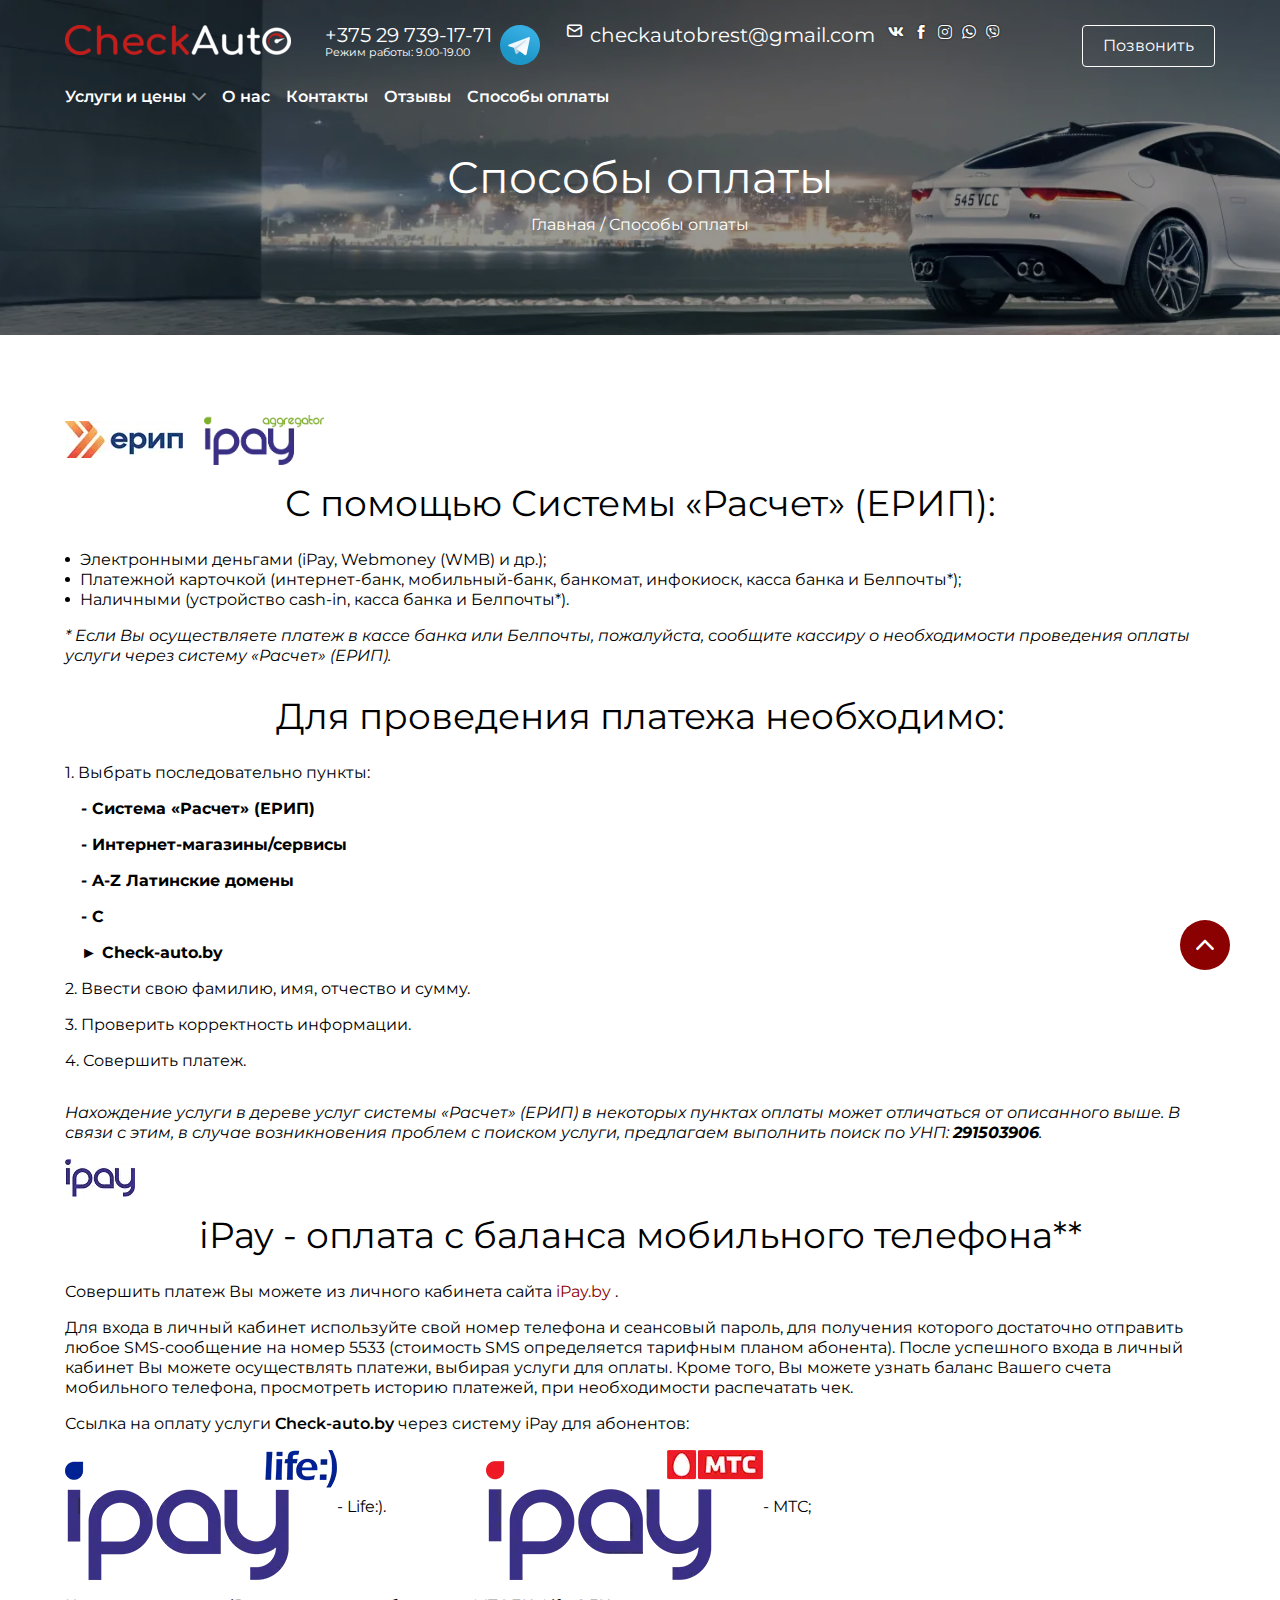
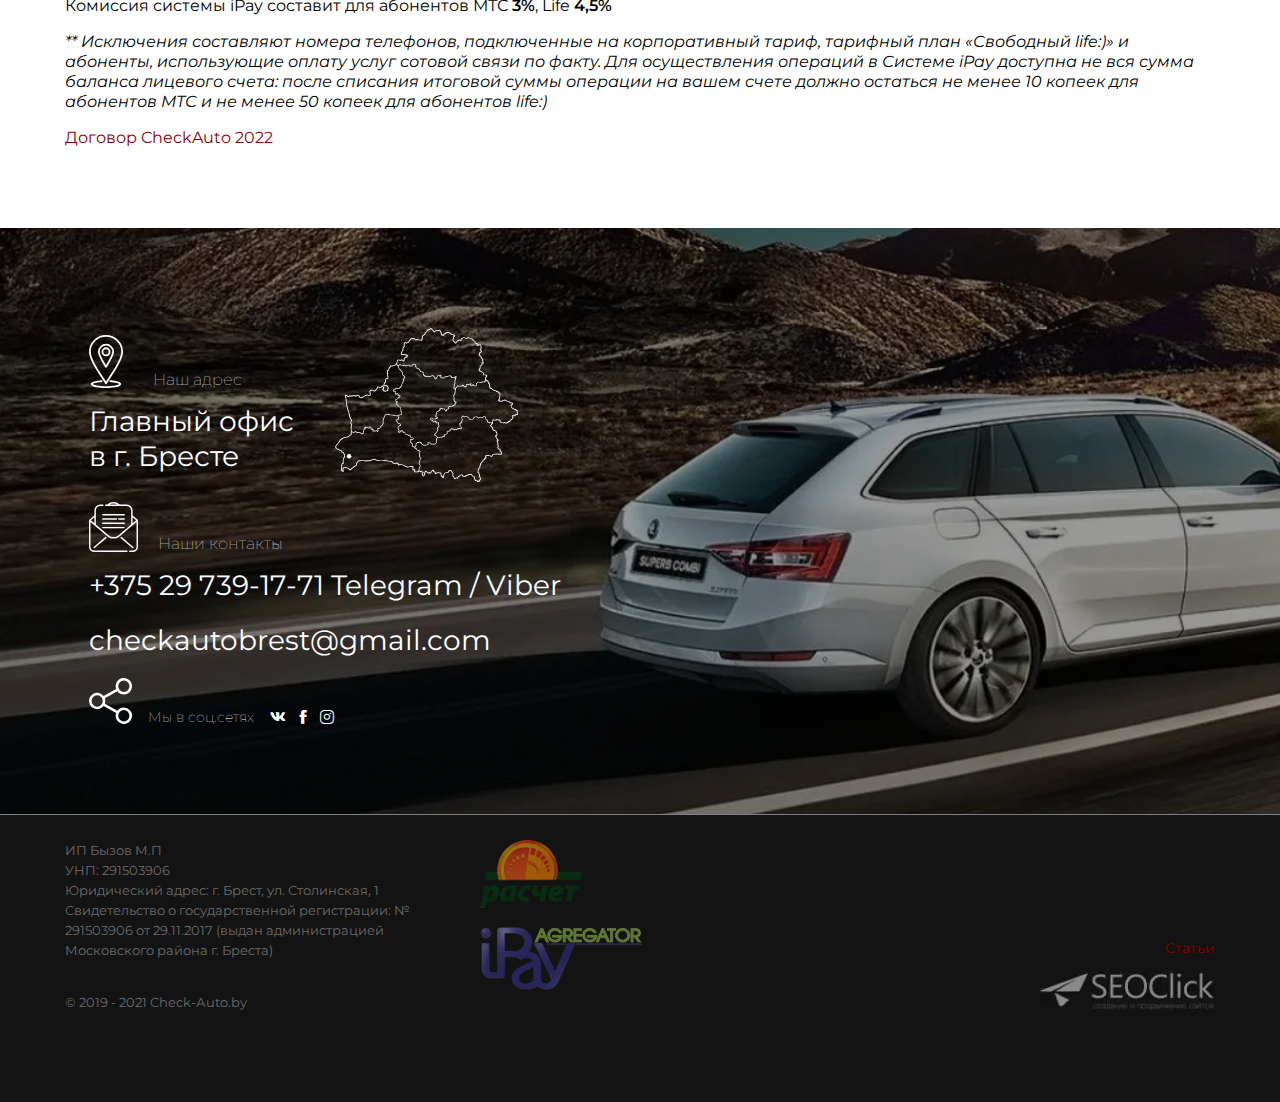
<file: payment.html>
<!DOCTYPE html>
<html lang="ru">

<head>
	<title>Способы оплаты</title>
	<meta charset="UTF-8">
	<meta name="format-detection" content="telephone=no">
	<!-- <style>body{opacity: 0;}</style> -->
	<link rel="stylesheet" href="css/style.min.css?_v=20220827143424">
	<link rel="shortcut icon" href="favicon.ico">
	<!-- <meta name="robots" content="noindex, nofollow"> -->
	<meta name="viewport" content="width=device-width, initial-scale=1.0">
</head>

<body>
	<div class="g-block size-100">
		<div id="page_loader-6173-particle" class="g-content g-particle">
			<div id="page-loader" class="preloader">
				<div class="wrapper-triangle">
					<div class="pen">
						<div class="line-triangle">
							<div class="triangle"></div>
							<div class="triangle"></div>
							<div class="triangle"></div>
							<div class="triangle"></div>
							<div class="triangle"></div>
							<div class="triangle"></div>
							<div class="triangle"></div>
						</div>
						<div class="line-triangle">
							<div class="triangle"></div>
							<div class="triangle"></div>
							<div class="triangle"></div>
							<div class="triangle"></div>
							<div class="triangle"></div>
							<div class="triangle"></div>
							<div class="triangle"></div>
						</div>
						<div class="line-triangle">
							<div class="triangle"></div>
							<div class="triangle"></div>
							<div class="triangle"></div>
							<div class="triangle"></div>
							<div class="triangle"></div>
							<div class="triangle"></div>
							<div class="triangle"></div>
						</div>
					</div>
				</div>
			</div>
		</div>
	</div>
	<div class="wrapper">
		<header class="header">
			<div class="header__wrapper">
				<div class="header__container">
					<div class="header__top top-header">
						<button type="button" class="menu__icon icon-menu"><span></span></button>
						<a href="" class="top-header__logo"><img src="img/header/logo.svg" alt="header logo"></a>
						<div class="top-header__call call-top-header">
							<div class="call-top-header__phone">
								<a href="tel:+375297391771" class="call-top-header__phone-link">+375 29 739-17-71</a>
								<span>Режим работы: 9.00-19.00</span>
							</div>
							<a href="https://t.me/Check_Auto_by" target="_blank" class="call-top-header__telegram"><img
									src="img/header/telegram.svg" alt="telegram link"></a>
						</div>
						<a href="mailto:checkautobrest@gmail.com"
							class="top-header__email _icon-mess">checkautobrest@gmail.com</a>
						<div class="top-header__social social-top-header">
							<a href="#" target="_blank" class="social-top-header__link _icon-vk"></a>
							<a href="#" target="_blank" class="social-top-header__link _icon-fb"></a>
							<a href="#" target="_blank" class="social-top-header__link _icon-inst"></a>
							<a href="#" target="_blank" class="social-top-header__link _icon-ws"></a>
							<a href="#" target="_blank" class="social-top-header__link _icon-viber"></a>
						</div>
						<a data-da=".inner__cnt, 1200,2" href="tel:+375297391771"
							class="top-header__tel about_tel">Позвонить</a>
					</div>
					<div class="header__bottom bottom-header">
						<div class="bottom-header__menu menu">
							<nav class="menu__body">
								<ul class="menu__list">
									<li class="menu__item">
										<button class="menu__link menu__link-btn _icon-arr"><span>Услуги и цены</span></button>
										<ul class="menu__sublist">
											<li class="menu__subitem menu__subitem-back"><a href="#"
													class="menu__sublink menu__sublink-back _icon-arr"></a>
											</li>
											<li class="menu__subitem"><a href="#" class="menu__sublink"><span>Подбор автомобиля /
														мотоцикла</span></a>
											</li>
											<li class="menu__subitem"><a href="#" class="menu__sublink"><span>Компьютерная
														диагностика</span></a></li>
											<li class="menu__subitem"><a href="#" class="menu__sublink"><span>Дополнительные
														услуги</span></a></li>
											<li class="menu__subitem"><a href="#" class="menu__sublink"><span>Чип-Тюнинг</span></a>
											</li>
										</ul>
									</li>
									<li class="menu__item"><a href="#" class="menu__link"><span>О нас</span></a></li>
									<li class="menu__item"><a href="#" class="menu__link"><span>Контакты</span></a></li>
									<li class="menu__item"><a href="#" class="menu__link"><span>Отзывы</span></a></li>
									<li class="menu__item"><a href="#" class="menu__link"><span>Способы оплаты</span></a></li>
								</ul>
							</nav>
						</div>
					</div>
				</div>
			</div>
		</header>
		<main class="page payment">
			<section class="payment__top top-payment top-about inner">
				<div class="top-about__container top-payment__container inner__cnt">
					<div class="inner__title top-payment__title top-about__title">Способы оплаты</div>
					<div class="inner__breadcrumbs top-about__breadcrumbs breadcrumbs">
						<ul class="breadcrumbs__list">
							<li class="breadcrumbs__item">
								<a href="#" class="breadcrumbs__link nocact">Главная</a>
							</li>
							<li><span>/</span></li>
							<li class="breadcrumbs__item">
								<span class="breadcrumbs__link">Способы оплаты</span>
							</li>
						</ul>
					</div>
				</div>
			</section>
			<section class="payment__content content-payment">
				<div class="payment__container">
					<div class="content-payment__pictures">
						<picture>
							<source srcset="img/erip.webp" type="image/webp"><img src="img/erip.png" alt="payment image">
						</picture>
						<picture>
							<source srcset="img/ipay-a.webp" type="image/webp"><img src="img/ipay-a.png" alt="payment image">
						</picture>
					</div>
					<div class="content-payment__system system-content-payment">
						<p class="system-content-payment__title p-title">С помощью Системы «Расчет» (ЕРИП):</p>
						<ul class="system-content-payment__list">
							<li class="system-content-payment__item">Электронными деньгами (iPay, Webmoney (WMB) и др.);</li>
							<li class="system-content-payment__item">Платежной карточкой (интернет-банк, мобильный-банк,
								банкомат, инфокиоск, касса банка и Белпочты*);
							</li>
							<li class="system-content-payment__item">Наличными (устройство cash-in, касса банка и Белпочты*).
							</li>
						</ul>
						<p class="system-content-payment__info p-info">* Если Вы осуществляете платеж в кассе банка или
							Белпочты,
							пожалуйста, сообщите кассиру о необходимости проведения оплаты услуги через систему «Расчет»
							(ЕРИП).</p>
					</div>
					<div class="content-payment__necessary necessary-content-payment">
						<p class="necessary-content-payment__title p-title">Для проведения платежа необходимо:
						</p>
						<ul class="necessary-content-payment__list">
							<li class="necessary-content-payment__item"><span>1. Выбрать последовательно пункты:</span>
								<ul class="necessary-content-payment__sublist">
									<li class="necessary-content-payment__subitem">- Система «Расчет» (ЕРИП)</li>
									<li class="necessary-content-payment__subitem"> - Интернет-магазины/сервисы
									</li>
									<li class="necessary-content-payment__subitem"> - A-Z Латинские домены
									</li>
									<li class="necessary-content-payment__subitem"> - C</li>
									<li class="necessary-content-payment__subitem"> ► Check-auto.by</li>
								</ul>
							</li>
							<li class="necessary-content-payment__item">2. Ввести свою фамилию, имя, отчество и сумму.
							</li>
							<li class="necessary-content-payment__item">3. Проверить корректность информации.
							</li>
							<li class="necessary-content-payment__item">4. Совершить платеж.
							</li>
						</ul>
						<div class="necessary-content-payment__info p-info">Нахождение услуги в дереве услуг системы «Расчет»
							(ЕРИП)
							в некоторых пунктах оплаты может отличаться от описанного выше. В связи с этим, в случае
							возникновения проблем с поиском услуги, предлагаем выполнить поиск по УНП: <span>291503906</span>.
						</div>
						<div class="necessary-content-payment__picture">
							<picture>
								<source srcset="img/0ipay.webp" type="image/webp"><img src="img/0ipay.png" alt="image">
							</picture>
						</div>
					</div>
					<div class="content-payment__mobile mobile-content-payment">
						<div class="mobile-content-payment__title p-title">iPay - оплата с баланса мобильного телефона**
						</div>
						<p class="mobile-content-payment__text">Совершить платеж Вы можете из личного кабинета сайта <a
								href="#">iPay.by</a> .
						</p>
						<p class="mobile-content-payment__text">Для входа в личный кабинет используйте свой номер телефона и
							сеансовый пароль, для получения которого достаточно отправить любое SMS-сообщение на номер 5533
							(стоимость SMS определяется тарифным планом абонента). После успешного входа в личный кабинет Вы
							можете осуществлять платежи, выбирая услуги для оплаты. Кроме того, Вы можете узнать баланс Вашего
							счета мобильного телефона, просмотреть историю платежей, при необходимости распечатать чек.</p>
						<p class="mobile-content-payment__text">Ссылка на оплату услуги <span>Check-auto.by</span> через
							систему iPay для абонентов:

						</p>
						<div class="mobile-content-payment__items">
							<div class="mobile-content-payment__item">
								<a target="_blanc" href="#">
									<picture>
										<source srcset="img/ipay-life.webp" type="image/webp"><img src="img/ipay-life.png"
											alt="life image" class="mobile-content-payment__image">
									</picture>
								</a>
								<p>- Life:).</p>
							</div>
							<div class="mobile-content-payment__item">
								<a target="_blanc" href="#">
									<picture>
										<source srcset="img/ipay-mts.webp" type="image/webp"><img src="img/ipay-mts.png"
											alt="mtc image" class="mobile-content-payment__image">
									</picture>
								</a>
								<p>- МТС; </p>
							</div>
						</div>
						<p class="mobile-content-payment__text">Комиссия системы iPay составит для абонентов МТС
							<span>3%</span>, Life <span>4,5%</span>

						</p>
						<p class="mobile-content-payment__info p-info">** Исключения составляют номера телефонов, подключенные
							на
							корпоративный тариф, тарифный план «Свободный life:)» и абоненты, использующие оплату услуг сотовой
							связи по факту. Для осуществления операций в Системе iPay доступна не вся сумма баланса лицевого
							счета: после списания итоговой суммы операции на вашем счете должно остаться не менее 10 копеек для
							абонентов МТС и не менее 50 копеек для абонентов life:)</p>

					</div>
					<a href="#" class="content-payment__link">Договор CheckAuto 2022</a>
				</div>
			</section>
		</main>
		<footer class="footer">
			<div class="footer__top top-footer">
				<div class="top-footer__container">
					<div class="top-footer__body">
						<div class="top-footer__location location-top-footer">
							<div class="location-top-footer__info">
								<div class="location-top-footer__wrapper">
									<div class="location-top-footer__icon"><img src="img/footer/marker.svg" alt="marker"></div>
									<div class="location-top-footer__title">Наш адрес</div>
								</div>
								<p>Главный офис
									в г. Бресте</p>
							</div>
							<div class="location-top-footer__picture"><img src="img/footer/map.svg" alt="image location"></div>
						</div>
						<div class="top-footer__contacts contacts-top-footer">
							<div class="contacts-top-footer__top">
								<div class="contacts-top-footer__icon"><img src="img/footer/email.svg" alt=""></div>
								<div class="contacts-top-footer__title">Наши контакты</div>
							</div>
							<div class="contacts-top-footer__bottom">
								<div class="contacts-top-footer__inner">
									<a href="tel:+375297391771" class="contacts-top-footer__phone">+375 29 739-17-71</a>
									<a href="#" target="_blank" class="contacts-top-footer__telegram">Telegram</a> <span>/</span>
									<a href="#" target="_blank" class="contacts-top-footer__viber">Viber</a>
								</div>
								<a href="mailto:testemail@gmail.com"
									class="contacts-top-footer__email">checkautobrest@gmail.com</a>
							</div>
						</div>
						<div class="top-footer__social social-top-footer">
							<div class="social-top-footer__icon">
								<img src="img/footer/share.svg" alt="icon">
							</div>
							<p class="social-top-footer__title">Мы в соц.сетях</p>
							<div class="social-top-footer__links">
								<a href="#" target="_blank" class="social-top-footer__link _icon-vk"></a>
								<a href="#" target="_blank" class="social-top-footer__link _icon-fb"></a>
								<a href="#" target="_blank" class="social-top-footer__link _icon-inst"></a>
							</div>
						</div>
					</div>
				</div>
			</div>
			<div class="footer__bottom bottom-footer">
				<div class="bottom-footer__container">
					<div class="bottom-footer__columns">
						<div class="bottom-footer__copyright">
							<p>ИП Бызов М.П
							</p>
							<p>УНП: 291503906</p>
							<p>Юридический адрес: г. Брест, ул. Столинская, 1
								Свидетельство о государственной регистрации:
								№ 291503906 от 29.11.2017 (выдан администрацией
								Московского района г. Бреста)</p>
							<p>© 2019 - 2021 Check-Аuto.by</p>
						</div>
						<div class="bottom-footer__comp comp-bottom-footer">
							<picture>
								<source srcset="img/footer/raschet.webp" type="image/webp"><img src="img/footer/raschet.png"
									alt="footer company image">
							</picture>
							<picture>
								<source srcset="img/footer/ipay.webp" type="image/webp"><img src="img/footer/ipay.png"
									alt="footer company image">
							</picture>
						</div>
						<div class="bottom-footer__created created-bottom-footer">
							<a href="#" class="created-bottom-footer__link">Статьи</a>
							<a href="#" target="_blank" class="created-bottom-footer__media-link">
								<picture>
									<source srcset="img/footer/create-logo.webp" type="image/webp"><img
										src="img/footer/create-logo.jpg" alt="media image">
								</picture>
							</a>
						</div>
					</div>
				</div>
			</div>
		</footer>
		<a href="#" data-goto=".header" class="go-top _icon-arr">
		</a>
	</div>
	<!-- <div id="popup" aria-hidden="true" class="popup">
	<div class="popup__wrapper">
		<div class="popup__content">
			<button data-close type="button" class="popup__close">Закрыть</button>
			<div class="popup__text">
				Text
			</div>
		</div>
	</div>
</div> -->
	<div id="popup__request" aria-hidden="true" class="popup popup__request request-popup">
		<div class="popup__wrapper">
			<div class="popup__content">
				<button data-close type="button" class="popup__close"><span class="popup__icon-wrapper"><span
							class="popup__icon"></span></span></button>
				<div class="request-popup__wrapper">
					<form class="request-popup__form form-request-popup" action="#">
						<div class="form-request-popup__item">
							<label for="formName" class="form-request-popup__label">Ваше имя *</label>
							<input id="formName" autocomplete="off" type="text" name="form[]" data-error="Ошибка"
								placeholder="Иван" class="input form-request-popup__input">
						</div>
						<div class="form-request-popup__item">
							<label for="formPhone" class="form-request-popup__label">Ваш телефон *</label>
							<input id="formPhone" autocomplete="off" type="text" name="form[]" data-error="Ошибка"
								placeholder="+375 33 1234" class="input form-request-popup__input">
						</div>
						<div class="form-request-popup__item">
							<label for="formAuto" class="form-request-popup__label">Ваш автомобиль</label>
							<input id="formAuto" autocomplete="off" type="text" name="form[]" data-error="Ошибка"
								placeholder="BMW E90 330i 2005г." class="input form-request-popup__input">
						</div>
						<div class="form-request-popup__item item-request-popup">
							<label for="formMessage" class="form-request-popup__label">Коментарий</label>
							<textarea class="input form-request-popup__textarea " name="" id="formMessage" cols="30"
								rows="10"></textarea>
						</div>
						<button type="submit" class="button">Отправить</button>
					</form>
				</div>
			</div>
		</div>
	</div>
	<div aria-hidden="true" class="popup faq_p faq-popup">
		<div class="popup__wrapper">
			<div class="popup__content ">
				<button data-close type="button" class="popup__close"><span class="popup__icon-wrapper"><span
							class="popup__icon"></span></span></button>
				<div class="request-popup__wrapper faq-popup__wrapper ">
					<form class="request-popup__form form-request-popup faq-popup__form form-faq-popup" action="#">
						<div class="form-request-popup__item form-faq-popup__item">
							<label for="f-10" class="form-request-popup__label form-faq-popup__label">Ваше имя *</label>
							<input id="f-10" autocomplete="off" type="text" name="form[]" data-error="Ошибка"
								placeholder="Иван" class="input form-request-popup__input form-faq-popup form-faq-popup__input">
						</div>
						<div class="form-request-popup__item form-faq-popup__item">
							<label for="f-09" class="form-request-popup__label form-faq-popup__label">Ваш телефон *</label>
							<input id="f-09" autocomplete="off" type="text" name="form[]" data-error="Ошибка"
								placeholder="+375 33 1234" class="input form-request-popup__input form-faq-popup__input">
						</div>
						<div class="form-request-popup__item form-faq-popup__item">
							<label for="f-08" class="form-request-popup__label form-faq-popup__label">Ваш email</label>
							<input id="f-08" autocomplete="off" type="text" name="form[]" data-error="Ошибка"
								placeholder="whois@gmail.com" class="input form-request-popup__input form-faq-popup__input">
						</div>
						<div class="form-request-popup__item form-faq-popup__item">
							<label for="f-06" class="form-request-popup__label form-faq-popup__label">Марка авто</label>
							<input id="f-06" autocomplete="off" type="text" name="form[]" data-error="Ошибка" placeholder="BMW"
								class="input form-request-popup__input form-faq-popup__input">
						</div>
						<div class="form-request-popup__item form-faq-popup__item">
							<label for="f-05" class="form-request-popup__label form-faq-popup__label">Модель авто</label>
							<input id="f-05" autocomplete="off" type="text" name="form[]" data-error="Ошибка" placeholder="X5"
								class="input form-request-popup__input form-faq-popup__input">
						</div>
						<div class="form-request-popup__item form-faq-popup__item">
							<label for="f-04" class="form-request-popup__label form-faq-popup__label">Год выпуска авто</label>
							<input id="f-04" autocomplete="off" type="text" name="form[]" data-error="Ошибка"
								placeholder="2005" class="input form-request-popup__input form-faq-popup__input">
						</div>
						<div class="form-request-popup__item form-faq-popup__item">
							<label for="f-03" class="form-request-popup__label form-faq-popup__label">Коробка передач</label>
							<input id="f-03" autocomplete="off" type="text" name="form[]" data-error="Ошибка"
								placeholder="АКПП" class="input form-request-popup__input form-faq-popup__input">
						</div>
						<div class="form-request-popup__item form-faq-popup__item">
							<label for="f-02" class="form-request-popup__label form-faq-popup__label">Тип двигателя</label>
							<input id="f-02" autocomplete="off" type="text" name="form[]" data-error="Ошибка"
								placeholder="xDrive M50d 381 л.с."
								class="input form-request-popup__input form-faq-popup__input">
						</div>
						<div class="form-request-popup__item item-request-popup form-faq-popup__item">
							<label for="f-01" class="form-request-popup__label form-faq-popup__label">Коментарий</label>
							<textarea class="input form-request-popup__textarea form-faq-popup__textarea " name="" id="f-01"
								cols="30" rows="10"></textarea>
						</div>
						<button type="submit" class="button">Отправить</button>
					</form>
				</div>
			</div>
		</div>
	</div>




	<div aria-hidden="true" class="popup cart-one">
		<div class="popup__wrapper">
			<div class="popup__content">
				<button data-close type="button" class="popup__close"><span class="popup__icon-wrapper"><span
							class="popup__icon"></span></span></button>
				<div class="request-popup__wrapper">
					<form class="request-popup__form form-request-popup" action="#">
						<p class="popup-cart-one__title">Разовый осмотр</p>
						<div class="form-request-popup__item">
							<label for="c-one-04" class="form-request-popup__label">Ваше имя *</label>
							<input id="c-one-04" autocomplete="off" type="text" name="form[]" data-error="Ошибка"
								placeholder="" class="input form-request-popup__input">
						</div>
						<div class="form-request-popup__item">
							<label for="c-one-03" class="form-request-popup__label">Ваш телефон *</label>
							<input id="c-one-03" autocomplete="off" type="text" name="form[]" data-error="Ошибка"
								placeholder="" class="input form-request-popup__input">
						</div>
						<div class="form-request-popup__item">
							<label for="c-one-02" class="form-request-popup__label">Ваш email</label>
							<input id="c-one-02" autocomplete="off" type="text" name="form[]" data-error="Ошибка"
								placeholder="" class="input form-request-popup__input">
						</div>
						<div class="form-request-popup__item item-request-popup">
							<label for="c-one-01" class="form-request-popup__label">Комментарии \ ссылка</label>
							<textarea class="input form-request-popup__textarea " name="" id="c-one-01" cols="30"
								rows="10"></textarea>
						</div>
						<button type="submit" class="button">Заказать</button>
					</form>
				</div>
			</div>
		</div>
	</div>

	<div aria-hidden="true" class="popup cart-two">
		<div class="popup__wrapper">
			<div class="popup__content">
				<button data-close type="button" class="popup__close"><span class="popup__icon-wrapper"><span
							class="popup__icon"></span></span></button>
				<div class="request-popup__wrapper">
					<form class="request-popup__form form-request-popup" action="#">
						<p class="popup-cart-one__title">Подбор Авто с Европейских аукционов</p>
						<div class="form-request-popup__item">
							<label for="c-one-04" class="form-request-popup__label">Ваше имя *</label>
							<input id="c-one-04" autocomplete="off" type="text" name="form[]" data-error="Ошибка"
								placeholder="" class="input form-request-popup__input">
						</div>
						<div class="form-request-popup__item">
							<label for="c-one-03" class="form-request-popup__label">Ваш телефон *</label>
							<input id="c-one-03" autocomplete="off" type="text" name="form[]" data-error="Ошибка"
								placeholder="" class="input form-request-popup__input">
						</div>
						<div class="form-request-popup__item">
							<label for="c-one-02" class="form-request-popup__label">Ваш email</label>
							<input id="c-one-02" autocomplete="off" type="text" name="form[]" data-error="Ошибка"
								placeholder="" class="input form-request-popup__input">
						</div>
						<div class="form-request-popup__item item-request-popup">
							<label for="c-one-01" class="form-request-popup__label">Комментарии \ ссылка</label>
							<textarea class="input form-request-popup__textarea " name="" id="c-one-01" cols="30"
								rows="10"></textarea>
						</div>
						<button type="submit" class="button">Заказать</button>
					</form>
				</div>
			</div>
		</div>
	</div>

	<div aria-hidden="true" class="popup cart-three">
		<div class="popup__wrapper">
			<div class="popup__content">
				<button data-close type="button" class="popup__close"><span class="popup__icon-wrapper"><span
							class="popup__icon"></span></span></button>
				<div class="request-popup__wrapper">
					<form class="request-popup__form form-request-popup" action="#">
						<p class="popup-cart-one__title">Авто "под ключ"</p>
						<div class="form-request-popup__item">
							<label for="c-one-04" class="form-request-popup__label">Ваше имя *</label>
							<input id="c-one-04" autocomplete="off" type="text" name="form[]" data-error="Ошибка"
								placeholder="" class="input form-request-popup__input">
						</div>
						<div class="form-request-popup__item">
							<label for="c-one-03" class="form-request-popup__label">Ваш телефон *</label>
							<input id="c-one-03" autocomplete="off" type="text" name="form[]" data-error="Ошибка"
								placeholder="" class="input form-request-popup__input">
						</div>
						<div class="form-request-popup__item">
							<label for="c-one-02" class="form-request-popup__label">Ваш email</label>
							<input id="c-one-02" autocomplete="off" type="text" name="form[]" data-error="Ошибка"
								placeholder="" class="input form-request-popup__input">
						</div>
						<div class="form-request-popup__item item-request-popup">
							<label for="c-one-01" class="form-request-popup__label">Комментарии \ ссылка</label>
							<textarea class="input form-request-popup__textarea " name="" id="c-one-01" cols="30"
								rows="10"></textarea>
						</div>
						<button type="submit" class="button">Заказать</button>
					</form>
				</div>
			</div>
		</div>
	</div>
	<!-- ================================= -->
	<div id="popup" aria-hidden="true" class="popup cart-info-one">
		<div class="popup__wrapper">
			<div class="popup__content popup__content-i">
				<button data-close type="button" class="popup__close"><span class="popup__icon-wrapper"><span
							class="popup__icon"></span></span></button>
				<div class="cart-info-one__wrapper">
					<span>Комплексная диагностика автомобиля/мотоцикла в городах Беларуси (Брест, Минск, Гродно, Гомель,
						Могилёв, Барановичи):<br>
						1. Проверка кузова на предмет перекраски, ремонта, снятия-установки элементов при помощи толщиномера,
						а
						также визуально.<br>
						2. Проверка силовой части кузова (лонжероны, стойки и пороги) на наличие последствий серьезных аварий
						и
						кузовного ремонта.<br>
						3. Двигатель автомобиля: оценивается степень износа двигателя и приводных ремней, осматриваются все
						соединения на наличие подтеков и запотеваний, прослушивается на наличие посторонних шумов и вибраций,
						проверяются рабочие жидкости и их уровень.<br>
						4. Диагностика всех электронных систем автомобиля: чтение ошибок и параметров работы двигателя и
						коробки
						передач профессиональным диагностическим сканером.<br>
						5. Проверка оригинальности пробега (чтение оригинального пробега из электронных блоков управления,
						проверка по базам).<br>
						6. Полный осмотр и проверка всех систем автомобиля: кондиционер, электрические стеклоподъемники,
						освещение автомобиля, аудио и навигационные системы, и др. ассистенты).<br>
						7. Осмотр салона автомобиля (если клиент не присутствует на диагностике): если специалист находит
						дефекты, они обязательно фотографируются.<br>
						8. Оценка состояния шин и тормозной системы: износ, маркировки, состояние.<br>
						9. Тест-драйв (по возможности) для определения состояния ходовой части и подвески, тормозной системы,
						КПП
						и рулевого управления.<br>
						10. Оценка стоимости устранения выявленных при осмотре автомобиля неисправностей.<br>
						11. Проверка автомобиля по базам РФ. ЕС, РБ.<br>
						12. Дополнительная проверка на СТО (По необходимости)<br>
						<br>
						По итогу осмотра Вы получаете:<br>
						<br>
						- Проверку автомобиля по заданным параметрам<br>
						- Консультацию по выбранной модели<br>
						- Заключение о состоянии автомобиля - диагностическую карту<br>
						- Экспертную оценку целесообразности покупки<br>
						- Аргументы для самостоятельного торга с продавцом<br>
						<br>
						Присутствие заказчика при осмотре необязательно!</span>
				</div>
			</div>
		</div>
	</div>
	<div id="popup" aria-hidden="true" class="popup cart-info-two">
		<div class="popup__wrapper">
			<div class="popup__content popup__content-i">
				<button data-close type="button" class="popup__close"><span class="popup__icon-wrapper"><span
							class="popup__icon"></span></span></button>
				<div class="cart-info-one__wrapper">
					<span>Подберём для Вас честный автомобиль на прямых аукционов в Европе и Америке.<br>
						Наши специалисты проанализирует все предложения по вашему запросу и найдут лучший вариант.<br>
						- Ищем подходящие вариант<br>
						- Учавствуем на аукционах с наименьшим аукционным сбором<br>
						- Сопровождаем доставку и контролируем её<br>
						- Помогаем при оформлении авто</span>
				</div>
			</div>
		</div>
	</div>
	<div id="popup" aria-hidden="true" class="popup cart-info-three">
		<div class="popup__wrapper">
			<div class="popup__content popup__content-i">
				<button data-close type="button" class="popup__close"><span class="popup__icon-wrapper"><span
							class="popup__icon"></span></span></button>
				<div class="cart-info-one__wrapper">
					<span>Подбор необходимого Вам автомобиля полностью в наших руках!<br>
						<br>
						<br>
						Подбор автомобиля «под ключ» это:<br>
						<br>
						1. Консультация<br>
						Вы получите рекомендации специалиста по выбору марки/модели автомобиля, особенностях комплектации и
						рыночной стоимости. Все желаемые параметры: модель, год выпуска, пробег, комплектация, цвет и т.д.
						оговариваются в договоре.<br>
						<br>
						2. Поиск вариантов, техническая проверка<br>
						Все новые варианты, соответствующие заданным параметрам, проходят комплексную техническую
						диагностику.<br>
						<br>
						3. Аргументированный торг с продавцом<br>
						Обладая полной информацией о состоянии автомобиля, наш специалист аргументирует максимальное снижение
						цены на автомобиль.<br>
						<br>
						4. Отчет клиенту и гарантии<br>
						По результатам всех проверок предоставляется подробный отчет в электронном виде. Гарантия на купленный
						автомобиль.<br>
						<br>
						5. Сопровождение сделки<br>
						Сопровождение покупателя во время процесса купли-продажи: контроль передачи денег и оформления
						документов.<br>
						<br>
						*Поиск автомобиля осуществляем по всей стране.</span>
				</div>
			</div>
		</div>
	</div>
	<script src="js/app.min.js?_v=20220827143424"></script>
</body>

</html>
</file>
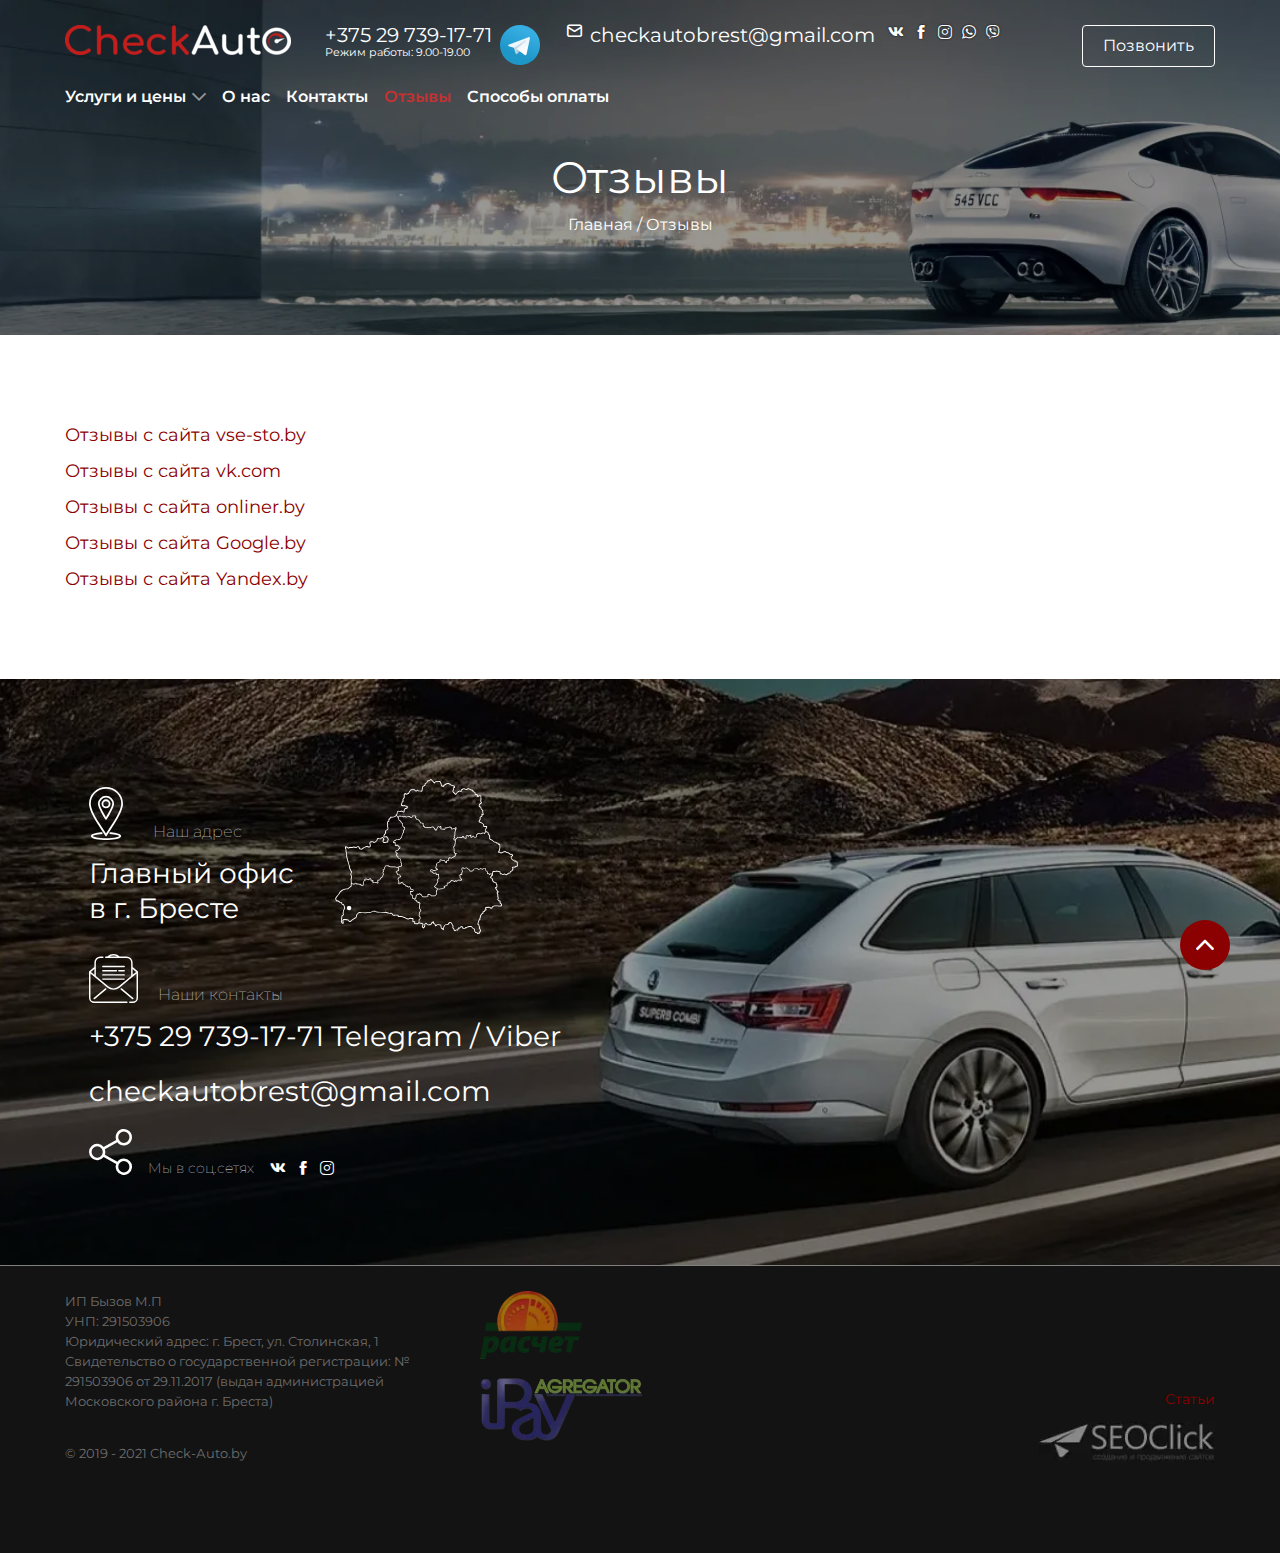
<file: reviews.html>
<!DOCTYPE html>
<html lang="ru">

<head>
	<title>Отзывы</title>
	<meta charset="UTF-8">
	<meta name="format-detection" content="telephone=no">
	<!-- <style>body{opacity: 0;}</style> -->
	<link rel="stylesheet" href="css/style.min.css?_v=20220827143424">
	<link rel="shortcut icon" href="favicon.ico">
	<!-- <meta name="robots" content="noindex, nofollow"> -->
	<meta name="viewport" content="width=device-width, initial-scale=1.0">
</head>

<body>
	<div class="g-block size-100">
		<div id="page_loader-6173-particle" class="g-content g-particle">
			<div id="page-loader" class="preloader">
				<div class="wrapper-triangle">
					<div class="pen">
						<div class="line-triangle">
							<div class="triangle"></div>
							<div class="triangle"></div>
							<div class="triangle"></div>
							<div class="triangle"></div>
							<div class="triangle"></div>
							<div class="triangle"></div>
							<div class="triangle"></div>
						</div>
						<div class="line-triangle">
							<div class="triangle"></div>
							<div class="triangle"></div>
							<div class="triangle"></div>
							<div class="triangle"></div>
							<div class="triangle"></div>
							<div class="triangle"></div>
							<div class="triangle"></div>
						</div>
						<div class="line-triangle">
							<div class="triangle"></div>
							<div class="triangle"></div>
							<div class="triangle"></div>
							<div class="triangle"></div>
							<div class="triangle"></div>
							<div class="triangle"></div>
							<div class="triangle"></div>
						</div>
					</div>
				</div>
			</div>
		</div>
	</div>
	<div class="wrapper">
		<header class="header">
			<div class="header__wrapper">
				<div class="header__container">
					<div class="header__top top-header">
						<button type="button" class="menu__icon icon-menu"><span></span></button>
						<a href="" class="top-header__logo"><img src="img/header/logo.svg" alt="header logo"></a>
						<div class="top-header__call call-top-header">
							<div class="call-top-header__phone">
								<a href="tel:+375297391771" class="call-top-header__phone-link">+375 29 739-17-71</a>
								<span>Режим работы: 9.00-19.00</span>
							</div>
							<a href="https://t.me/Check_Auto_by" target="_blank" class="call-top-header__telegram"><img
									src="img/header/telegram.svg" alt="telegram link"></a>
						</div>
						<a href="mailto:checkautobrest@gmail.com"
							class="top-header__email _icon-mess">checkautobrest@gmail.com</a>
						<div class="top-header__social social-top-header">
							<a href="#" target="_blank" class="social-top-header__link _icon-vk"></a>
							<a href="#" target="_blank" class="social-top-header__link _icon-fb"></a>
							<a href="#" target="_blank" class="social-top-header__link _icon-inst"></a>
							<a href="#" target="_blank" class="social-top-header__link _icon-ws"></a>
							<a href="#" target="_blank" class="social-top-header__link _icon-viber"></a>
						</div>
						<a data-da=".inner__cnt, 1200,2" href="tel:+375297391771"
							class="top-header__tel about_tel">Позвонить</a>
					</div>
					<div class="header__bottom bottom-header">
						<div class="bottom-header__menu menu">
							<nav class="menu__body">
								<ul class="menu__list">
									<li class="menu__item">
										<button class="menu__link menu__link-btn _icon-arr"><span>Услуги и цены</span></button>
										<ul class="menu__sublist">
											<li class="menu__subitem menu__subitem-back"><a href="#"
													class="menu__sublink menu__sublink-back _icon-arr"></a>
											</li>
											<li class="menu__subitem"><a href="#" class="menu__sublink"><span>Подбор автомобиля /
														мотоцикла</span></a>
											</li>
											<li class="menu__subitem"><a href="#" class="menu__sublink"><span>Компьютерная
														диагностика</span></a></li>
											<li class="menu__subitem"><a href="#" class="menu__sublink"><span>Дополнительные
														услуги</span></a></li>
											<li class="menu__subitem"><a href="#" class="menu__sublink"><span>Чип-Тюнинг</span></a>
											</li>
										</ul>
									</li>
									<li class="menu__item"><a href="#" class="menu__link "><span>О нас</span></a></li>
									<li class="menu__item"><a href="#" class="menu__link "><span>Контакты</span></a></li>
									<li class="menu__item"><a href="#" class="menu__link active"><span>Отзывы</span></a></li>
									<li class="menu__item"><a href="#" class="menu__link"><span>Способы оплаты</span></a></li>
								</ul>
							</nav>
						</div>
					</div>
				</div>
			</div>
		</header>
		<main class="page page__reviews reviews">
			<section class="reviews__top top-reviews top-about inner">
				<div class="top-about__container top-reviews__container inner__cnt">
					<div class="inner__title top-reviews__title top-about__title">Отзывы</div>
					<div class="inner__breadcrumbs top-about__breadcrumbs breadcrumbs">
						<ul class="breadcrumbs__list">
							<li class="breadcrumbs__item">
								<a href="#" class="breadcrumbs__link nocact">Главная</a>
							</li>
							<li><span>/</span></li>
							<li class="breadcrumbs__item">
								<span class="breadcrumbs__link">Отзывы</span>
							</li>
						</ul>
					</div>
				</div>
			</section>
			<section class="reviews__body">
				<div class="reviews__container">
					<ul class="reviews__list">
						<li class="reviews__item">
							<a href="#" class="reviews__link">Отзывы с сайта vse-sto.by</a>
						</li>
						<li class="reviews__item">
							<a href="#" class="reviews__link">Отзывы с сайта vk.com
							</a>
						</li>
						<li class="reviews__item">
							<a href="#" class="reviews__link"> Отзывы с сайта onliner.by</a>
						</li>
						<li class="reviews__item">
							<a href="#" class="reviews__link">Отзывы с сайта Google.by</a>
						</li>
						<li class="reviews__item">
							<a href="#" class="reviews__link">Отзывы с сайта Yandex.by</a>
						</li>
					</ul>
				</div>
			</section>
		</main>
		<footer class="footer">
			<div class="footer__top top-footer">
				<div class="top-footer__container">
					<div class="top-footer__body">
						<div class="top-footer__location location-top-footer">
							<div class="location-top-footer__info">
								<div class="location-top-footer__wrapper">
									<div class="location-top-footer__icon"><img src="img/footer/marker.svg" alt="marker"></div>
									<div class="location-top-footer__title">Наш адрес</div>
								</div>
								<p>Главный офис
									в г. Бресте</p>
							</div>
							<div class="location-top-footer__picture"><img src="img/footer/map.svg" alt="image location"></div>
						</div>
						<div class="top-footer__contacts contacts-top-footer">
							<div class="contacts-top-footer__top">
								<div class="contacts-top-footer__icon"><img src="img/footer/email.svg" alt=""></div>
								<div class="contacts-top-footer__title">Наши контакты</div>
							</div>
							<div class="contacts-top-footer__bottom">
								<div class="contacts-top-footer__inner">
									<a href="tel:+375297391771" class="contacts-top-footer__phone">+375 29 739-17-71</a>
									<a href="#" target="_blank" class="contacts-top-footer__telegram">Telegram</a> <span>/</span>
									<a href="#" target="_blank" class="contacts-top-footer__viber">Viber</a>
								</div>
								<a href="mailto:testemail@gmail.com"
									class="contacts-top-footer__email">checkautobrest@gmail.com</a>
							</div>
						</div>
						<div class="top-footer__social social-top-footer">
							<div class="social-top-footer__icon">
								<img src="img/footer/share.svg" alt="icon">
							</div>
							<p class="social-top-footer__title">Мы в соц.сетях</p>
							<div class="social-top-footer__links">
								<a href="#" target="_blank" class="social-top-footer__link _icon-vk"></a>
								<a href="#" target="_blank" class="social-top-footer__link _icon-fb"></a>
								<a href="#" target="_blank" class="social-top-footer__link _icon-inst"></a>
							</div>
						</div>
					</div>
				</div>
			</div>
			<div class="footer__bottom bottom-footer">
				<div class="bottom-footer__container">
					<div class="bottom-footer__columns">
						<div class="bottom-footer__copyright">
							<p>ИП Бызов М.П
							</p>
							<p>УНП: 291503906</p>
							<p>Юридический адрес: г. Брест, ул. Столинская, 1
								Свидетельство о государственной регистрации:
								№ 291503906 от 29.11.2017 (выдан администрацией
								Московского района г. Бреста)</p>
							<p>© 2019 - 2021 Check-Аuto.by</p>
						</div>
						<div class="bottom-footer__comp comp-bottom-footer">
							<picture>
								<source srcset="img/footer/raschet.webp" type="image/webp"><img src="img/footer/raschet.png"
									alt="footer company image">
							</picture>
							<picture>
								<source srcset="img/footer/ipay.webp" type="image/webp"><img src="img/footer/ipay.png"
									alt="footer company image">
							</picture>
						</div>
						<div class="bottom-footer__created created-bottom-footer">
							<a href="#" class="created-bottom-footer__link">Статьи</a>
							<a href="#" target="_blank" class="created-bottom-footer__media-link">
								<picture>
									<source srcset="img/footer/create-logo.webp" type="image/webp"><img
										src="img/footer/create-logo.jpg" alt="media image">
								</picture>
							</a>
						</div>
					</div>
				</div>
			</div>
		</footer>
		<a href="#" data-goto=".header" class="go-top _icon-arr">
		</a>
	</div>
	<!-- <div id="popup" aria-hidden="true" class="popup">
	<div class="popup__wrapper">
		<div class="popup__content">
			<button data-close type="button" class="popup__close">Закрыть</button>
			<div class="popup__text">
				Text
			</div>
		</div>
	</div>
</div> -->
	<div id="popup__request" aria-hidden="true" class="popup popup__request request-popup">
		<div class="popup__wrapper">
			<div class="popup__content">
				<button data-close type="button" class="popup__close"><span class="popup__icon-wrapper"><span
							class="popup__icon"></span></span></button>
				<div class="request-popup__wrapper">
					<form class="request-popup__form form-request-popup" action="#">
						<div class="form-request-popup__item">
							<label for="formName" class="form-request-popup__label">Ваше имя *</label>
							<input id="formName" autocomplete="off" type="text" name="form[]" data-error="Ошибка"
								placeholder="Иван" class="input form-request-popup__input">
						</div>
						<div class="form-request-popup__item">
							<label for="formPhone" class="form-request-popup__label">Ваш телефон *</label>
							<input id="formPhone" autocomplete="off" type="text" name="form[]" data-error="Ошибка"
								placeholder="+375 33 1234" class="input form-request-popup__input">
						</div>
						<div class="form-request-popup__item">
							<label for="formAuto" class="form-request-popup__label">Ваш автомобиль</label>
							<input id="formAuto" autocomplete="off" type="text" name="form[]" data-error="Ошибка"
								placeholder="BMW E90 330i 2005г." class="input form-request-popup__input">
						</div>
						<div class="form-request-popup__item item-request-popup">
							<label for="formMessage" class="form-request-popup__label">Коментарий</label>
							<textarea class="input form-request-popup__textarea " name="" id="formMessage" cols="30"
								rows="10"></textarea>
						</div>
						<button type="submit" class="button">Отправить</button>
					</form>
				</div>
			</div>
		</div>
	</div>
	<div aria-hidden="true" class="popup faq_p faq-popup">
		<div class="popup__wrapper">
			<div class="popup__content ">
				<button data-close type="button" class="popup__close"><span class="popup__icon-wrapper"><span
							class="popup__icon"></span></span></button>
				<div class="request-popup__wrapper faq-popup__wrapper ">
					<form class="request-popup__form form-request-popup faq-popup__form form-faq-popup" action="#">
						<div class="form-request-popup__item form-faq-popup__item">
							<label for="f-10" class="form-request-popup__label form-faq-popup__label">Ваше имя *</label>
							<input id="f-10" autocomplete="off" type="text" name="form[]" data-error="Ошибка"
								placeholder="Иван" class="input form-request-popup__input form-faq-popup form-faq-popup__input">
						</div>
						<div class="form-request-popup__item form-faq-popup__item">
							<label for="f-09" class="form-request-popup__label form-faq-popup__label">Ваш телефон *</label>
							<input id="f-09" autocomplete="off" type="text" name="form[]" data-error="Ошибка"
								placeholder="+375 33 1234" class="input form-request-popup__input form-faq-popup__input">
						</div>
						<div class="form-request-popup__item form-faq-popup__item">
							<label for="f-08" class="form-request-popup__label form-faq-popup__label">Ваш email</label>
							<input id="f-08" autocomplete="off" type="text" name="form[]" data-error="Ошибка"
								placeholder="whois@gmail.com" class="input form-request-popup__input form-faq-popup__input">
						</div>
						<div class="form-request-popup__item form-faq-popup__item">
							<label for="f-06" class="form-request-popup__label form-faq-popup__label">Марка авто</label>
							<input id="f-06" autocomplete="off" type="text" name="form[]" data-error="Ошибка" placeholder="BMW"
								class="input form-request-popup__input form-faq-popup__input">
						</div>
						<div class="form-request-popup__item form-faq-popup__item">
							<label for="f-05" class="form-request-popup__label form-faq-popup__label">Модель авто</label>
							<input id="f-05" autocomplete="off" type="text" name="form[]" data-error="Ошибка" placeholder="X5"
								class="input form-request-popup__input form-faq-popup__input">
						</div>
						<div class="form-request-popup__item form-faq-popup__item">
							<label for="f-04" class="form-request-popup__label form-faq-popup__label">Год выпуска авто</label>
							<input id="f-04" autocomplete="off" type="text" name="form[]" data-error="Ошибка"
								placeholder="2005" class="input form-request-popup__input form-faq-popup__input">
						</div>
						<div class="form-request-popup__item form-faq-popup__item">
							<label for="f-03" class="form-request-popup__label form-faq-popup__label">Коробка передач</label>
							<input id="f-03" autocomplete="off" type="text" name="form[]" data-error="Ошибка"
								placeholder="АКПП" class="input form-request-popup__input form-faq-popup__input">
						</div>
						<div class="form-request-popup__item form-faq-popup__item">
							<label for="f-02" class="form-request-popup__label form-faq-popup__label">Тип двигателя</label>
							<input id="f-02" autocomplete="off" type="text" name="form[]" data-error="Ошибка"
								placeholder="xDrive M50d 381 л.с."
								class="input form-request-popup__input form-faq-popup__input">
						</div>
						<div class="form-request-popup__item item-request-popup form-faq-popup__item">
							<label for="f-01" class="form-request-popup__label form-faq-popup__label">Коментарий</label>
							<textarea class="input form-request-popup__textarea form-faq-popup__textarea " name="" id="f-01"
								cols="30" rows="10"></textarea>
						</div>
						<button type="submit" class="button">Отправить</button>
					</form>
				</div>
			</div>
		</div>
	</div>




	<div aria-hidden="true" class="popup cart-one">
		<div class="popup__wrapper">
			<div class="popup__content">
				<button data-close type="button" class="popup__close"><span class="popup__icon-wrapper"><span
							class="popup__icon"></span></span></button>
				<div class="request-popup__wrapper">
					<form class="request-popup__form form-request-popup" action="#">
						<p class="popup-cart-one__title">Разовый осмотр</p>
						<div class="form-request-popup__item">
							<label for="c-one-04" class="form-request-popup__label">Ваше имя *</label>
							<input id="c-one-04" autocomplete="off" type="text" name="form[]" data-error="Ошибка"
								placeholder="" class="input form-request-popup__input">
						</div>
						<div class="form-request-popup__item">
							<label for="c-one-03" class="form-request-popup__label">Ваш телефон *</label>
							<input id="c-one-03" autocomplete="off" type="text" name="form[]" data-error="Ошибка"
								placeholder="" class="input form-request-popup__input">
						</div>
						<div class="form-request-popup__item">
							<label for="c-one-02" class="form-request-popup__label">Ваш email</label>
							<input id="c-one-02" autocomplete="off" type="text" name="form[]" data-error="Ошибка"
								placeholder="" class="input form-request-popup__input">
						</div>
						<div class="form-request-popup__item item-request-popup">
							<label for="c-one-01" class="form-request-popup__label">Комментарии \ ссылка</label>
							<textarea class="input form-request-popup__textarea " name="" id="c-one-01" cols="30"
								rows="10"></textarea>
						</div>
						<button type="submit" class="button">Заказать</button>
					</form>
				</div>
			</div>
		</div>
	</div>

	<div aria-hidden="true" class="popup cart-two">
		<div class="popup__wrapper">
			<div class="popup__content">
				<button data-close type="button" class="popup__close"><span class="popup__icon-wrapper"><span
							class="popup__icon"></span></span></button>
				<div class="request-popup__wrapper">
					<form class="request-popup__form form-request-popup" action="#">
						<p class="popup-cart-one__title">Подбор Авто с Европейских аукционов</p>
						<div class="form-request-popup__item">
							<label for="c-one-04" class="form-request-popup__label">Ваше имя *</label>
							<input id="c-one-04" autocomplete="off" type="text" name="form[]" data-error="Ошибка"
								placeholder="" class="input form-request-popup__input">
						</div>
						<div class="form-request-popup__item">
							<label for="c-one-03" class="form-request-popup__label">Ваш телефон *</label>
							<input id="c-one-03" autocomplete="off" type="text" name="form[]" data-error="Ошибка"
								placeholder="" class="input form-request-popup__input">
						</div>
						<div class="form-request-popup__item">
							<label for="c-one-02" class="form-request-popup__label">Ваш email</label>
							<input id="c-one-02" autocomplete="off" type="text" name="form[]" data-error="Ошибка"
								placeholder="" class="input form-request-popup__input">
						</div>
						<div class="form-request-popup__item item-request-popup">
							<label for="c-one-01" class="form-request-popup__label">Комментарии \ ссылка</label>
							<textarea class="input form-request-popup__textarea " name="" id="c-one-01" cols="30"
								rows="10"></textarea>
						</div>
						<button type="submit" class="button">Заказать</button>
					</form>
				</div>
			</div>
		</div>
	</div>

	<div aria-hidden="true" class="popup cart-three">
		<div class="popup__wrapper">
			<div class="popup__content">
				<button data-close type="button" class="popup__close"><span class="popup__icon-wrapper"><span
							class="popup__icon"></span></span></button>
				<div class="request-popup__wrapper">
					<form class="request-popup__form form-request-popup" action="#">
						<p class="popup-cart-one__title">Авто "под ключ"</p>
						<div class="form-request-popup__item">
							<label for="c-one-04" class="form-request-popup__label">Ваше имя *</label>
							<input id="c-one-04" autocomplete="off" type="text" name="form[]" data-error="Ошибка"
								placeholder="" class="input form-request-popup__input">
						</div>
						<div class="form-request-popup__item">
							<label for="c-one-03" class="form-request-popup__label">Ваш телефон *</label>
							<input id="c-one-03" autocomplete="off" type="text" name="form[]" data-error="Ошибка"
								placeholder="" class="input form-request-popup__input">
						</div>
						<div class="form-request-popup__item">
							<label for="c-one-02" class="form-request-popup__label">Ваш email</label>
							<input id="c-one-02" autocomplete="off" type="text" name="form[]" data-error="Ошибка"
								placeholder="" class="input form-request-popup__input">
						</div>
						<div class="form-request-popup__item item-request-popup">
							<label for="c-one-01" class="form-request-popup__label">Комментарии \ ссылка</label>
							<textarea class="input form-request-popup__textarea " name="" id="c-one-01" cols="30"
								rows="10"></textarea>
						</div>
						<button type="submit" class="button">Заказать</button>
					</form>
				</div>
			</div>
		</div>
	</div>
	<!-- ================================= -->
	<div id="popup" aria-hidden="true" class="popup cart-info-one">
		<div class="popup__wrapper">
			<div class="popup__content popup__content-i">
				<button data-close type="button" class="popup__close"><span class="popup__icon-wrapper"><span
							class="popup__icon"></span></span></button>
				<div class="cart-info-one__wrapper">
					<span>Комплексная диагностика автомобиля/мотоцикла в городах Беларуси (Брест, Минск, Гродно, Гомель,
						Могилёв, Барановичи):<br>
						1. Проверка кузова на предмет перекраски, ремонта, снятия-установки элементов при помощи толщиномера,
						а
						также визуально.<br>
						2. Проверка силовой части кузова (лонжероны, стойки и пороги) на наличие последствий серьезных аварий
						и
						кузовного ремонта.<br>
						3. Двигатель автомобиля: оценивается степень износа двигателя и приводных ремней, осматриваются все
						соединения на наличие подтеков и запотеваний, прослушивается на наличие посторонних шумов и вибраций,
						проверяются рабочие жидкости и их уровень.<br>
						4. Диагностика всех электронных систем автомобиля: чтение ошибок и параметров работы двигателя и
						коробки
						передач профессиональным диагностическим сканером.<br>
						5. Проверка оригинальности пробега (чтение оригинального пробега из электронных блоков управления,
						проверка по базам).<br>
						6. Полный осмотр и проверка всех систем автомобиля: кондиционер, электрические стеклоподъемники,
						освещение автомобиля, аудио и навигационные системы, и др. ассистенты).<br>
						7. Осмотр салона автомобиля (если клиент не присутствует на диагностике): если специалист находит
						дефекты, они обязательно фотографируются.<br>
						8. Оценка состояния шин и тормозной системы: износ, маркировки, состояние.<br>
						9. Тест-драйв (по возможности) для определения состояния ходовой части и подвески, тормозной системы,
						КПП
						и рулевого управления.<br>
						10. Оценка стоимости устранения выявленных при осмотре автомобиля неисправностей.<br>
						11. Проверка автомобиля по базам РФ. ЕС, РБ.<br>
						12. Дополнительная проверка на СТО (По необходимости)<br>
						<br>
						По итогу осмотра Вы получаете:<br>
						<br>
						- Проверку автомобиля по заданным параметрам<br>
						- Консультацию по выбранной модели<br>
						- Заключение о состоянии автомобиля - диагностическую карту<br>
						- Экспертную оценку целесообразности покупки<br>
						- Аргументы для самостоятельного торга с продавцом<br>
						<br>
						Присутствие заказчика при осмотре необязательно!</span>
				</div>
			</div>
		</div>
	</div>
	<div id="popup" aria-hidden="true" class="popup cart-info-two">
		<div class="popup__wrapper">
			<div class="popup__content popup__content-i">
				<button data-close type="button" class="popup__close"><span class="popup__icon-wrapper"><span
							class="popup__icon"></span></span></button>
				<div class="cart-info-one__wrapper">
					<span>Подберём для Вас честный автомобиль на прямых аукционов в Европе и Америке.<br>
						Наши специалисты проанализирует все предложения по вашему запросу и найдут лучший вариант.<br>
						- Ищем подходящие вариант<br>
						- Учавствуем на аукционах с наименьшим аукционным сбором<br>
						- Сопровождаем доставку и контролируем её<br>
						- Помогаем при оформлении авто</span>
				</div>
			</div>
		</div>
	</div>
	<div id="popup" aria-hidden="true" class="popup cart-info-three">
		<div class="popup__wrapper">
			<div class="popup__content popup__content-i">
				<button data-close type="button" class="popup__close"><span class="popup__icon-wrapper"><span
							class="popup__icon"></span></span></button>
				<div class="cart-info-one__wrapper">
					<span>Подбор необходимого Вам автомобиля полностью в наших руках!<br>
						<br>
						<br>
						Подбор автомобиля «под ключ» это:<br>
						<br>
						1. Консультация<br>
						Вы получите рекомендации специалиста по выбору марки/модели автомобиля, особенностях комплектации и
						рыночной стоимости. Все желаемые параметры: модель, год выпуска, пробег, комплектация, цвет и т.д.
						оговариваются в договоре.<br>
						<br>
						2. Поиск вариантов, техническая проверка<br>
						Все новые варианты, соответствующие заданным параметрам, проходят комплексную техническую
						диагностику.<br>
						<br>
						3. Аргументированный торг с продавцом<br>
						Обладая полной информацией о состоянии автомобиля, наш специалист аргументирует максимальное снижение
						цены на автомобиль.<br>
						<br>
						4. Отчет клиенту и гарантии<br>
						По результатам всех проверок предоставляется подробный отчет в электронном виде. Гарантия на купленный
						автомобиль.<br>
						<br>
						5. Сопровождение сделки<br>
						Сопровождение покупателя во время процесса купли-продажи: контроль передачи денег и оформления
						документов.<br>
						<br>
						*Поиск автомобиля осуществляем по всей стране.</span>
				</div>
			</div>
		</div>
	</div>
	<script src="js/app.min.js?_v=20220827143424"></script>
</body>

</html>
</file>
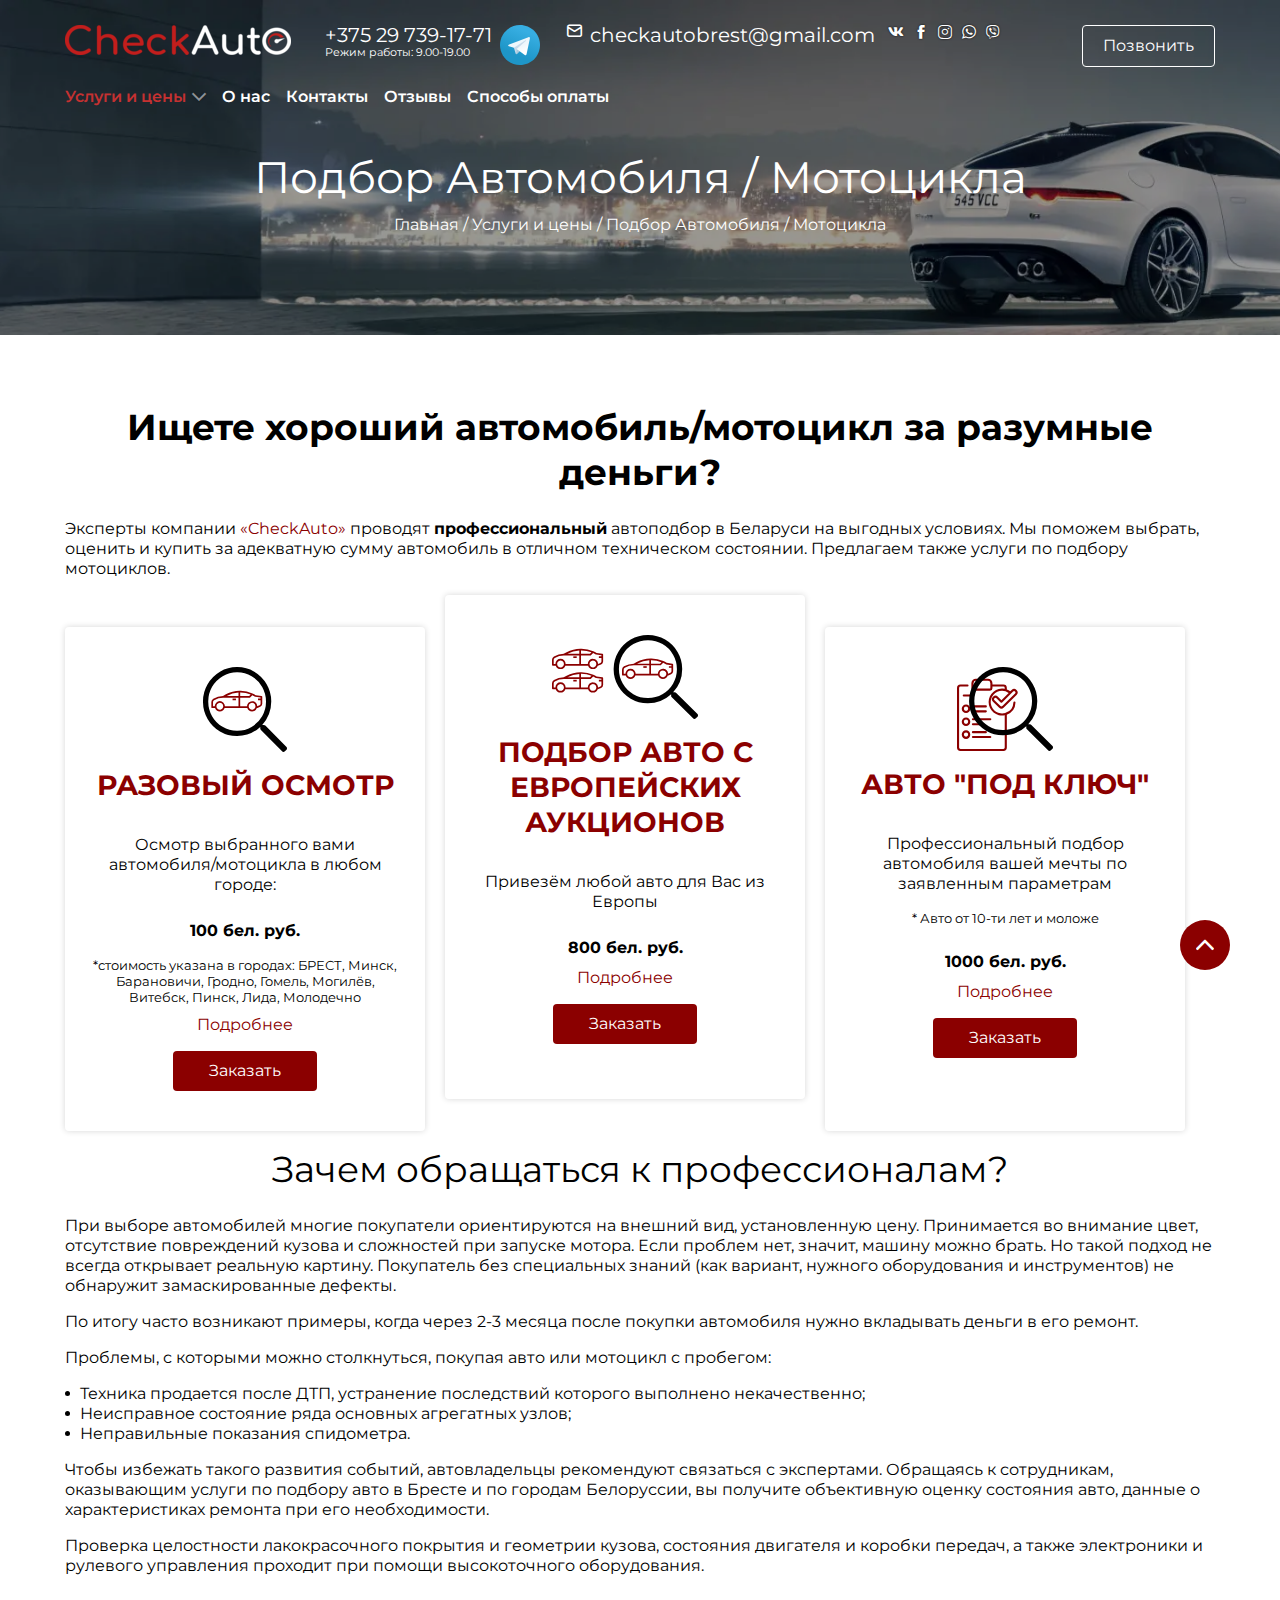
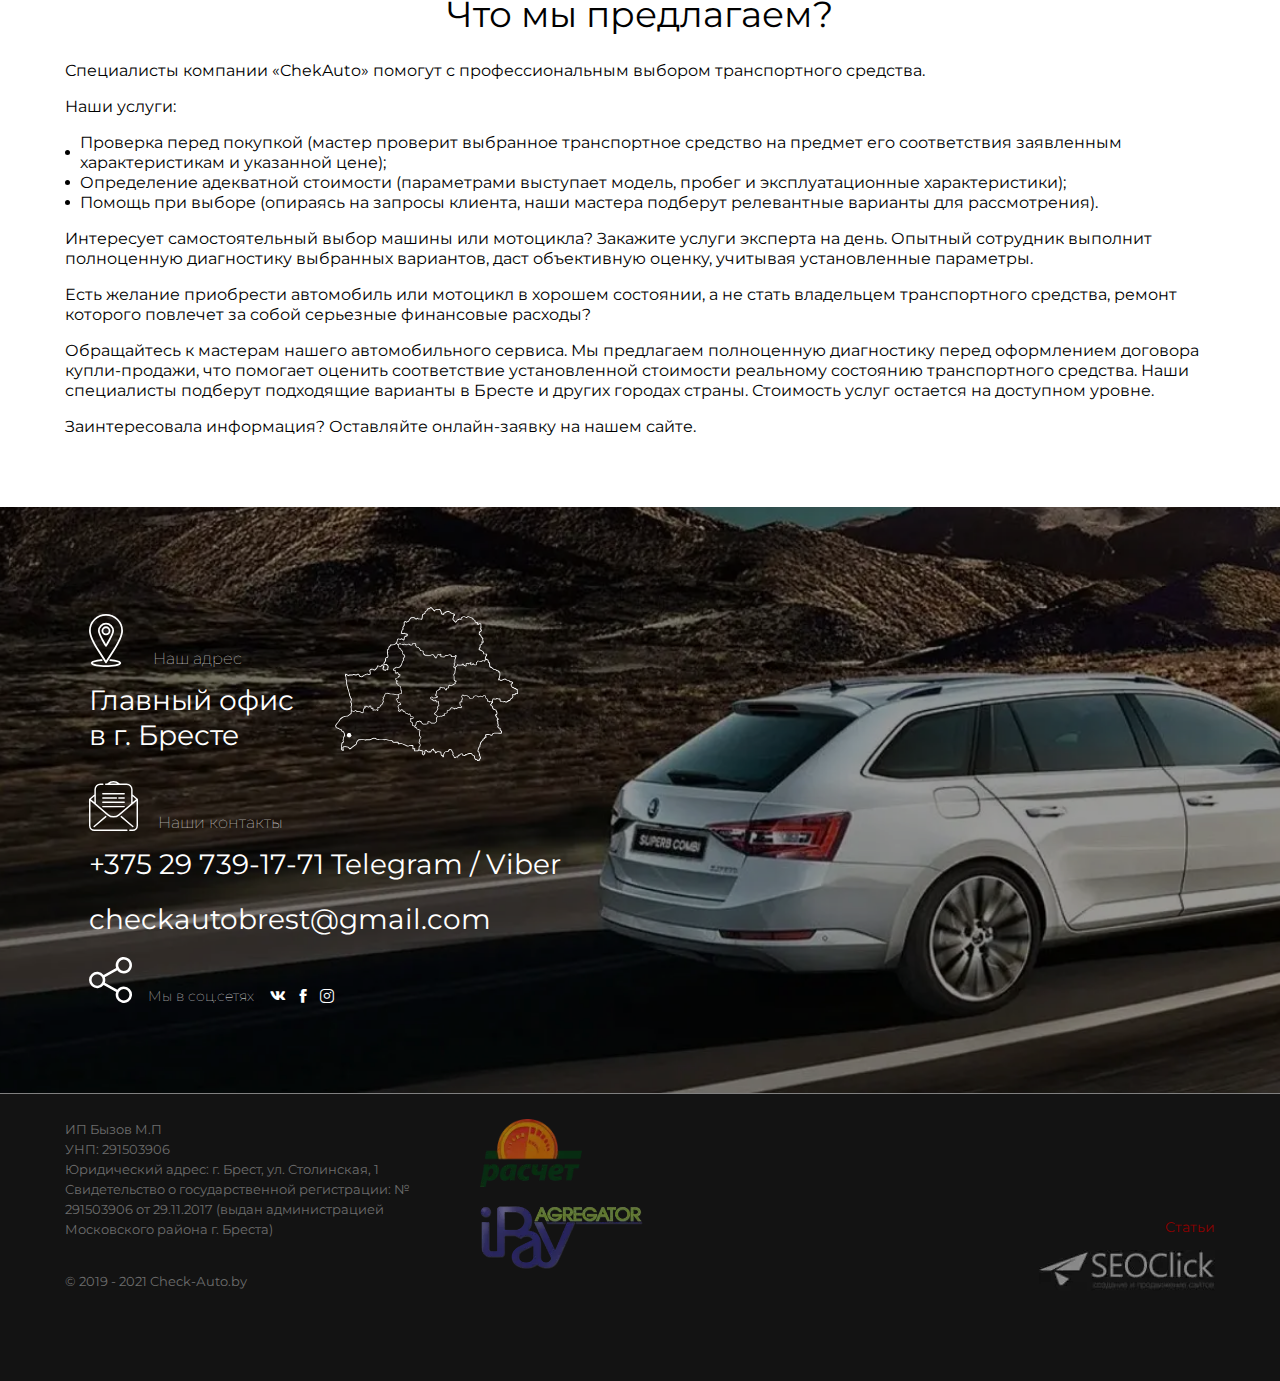
<file: selection.html>
<!DOCTYPE html>
<html lang="ru">

<head>
	<title>Подбор Автомобиля / Mотоцикла</title>
	<meta charset="UTF-8">
	<meta name="format-detection" content="telephone=no">
	<!-- <style>body{opacity: 0;}</style> -->
	<link rel="stylesheet" href="css/style.min.css?_v=20220827143424">
	<link rel="shortcut icon" href="favicon.ico">
	<!-- <meta name="robots" content="noindex, nofollow"> -->
	<meta name="viewport" content="width=device-width, initial-scale=1.0">
</head>

<body>
	<div class="g-block size-100">
		<div id="page_loader-6173-particle" class="g-content g-particle">
			<div id="page-loader" class="preloader">
				<div class="wrapper-triangle">
					<div class="pen">
						<div class="line-triangle">
							<div class="triangle"></div>
							<div class="triangle"></div>
							<div class="triangle"></div>
							<div class="triangle"></div>
							<div class="triangle"></div>
							<div class="triangle"></div>
							<div class="triangle"></div>
						</div>
						<div class="line-triangle">
							<div class="triangle"></div>
							<div class="triangle"></div>
							<div class="triangle"></div>
							<div class="triangle"></div>
							<div class="triangle"></div>
							<div class="triangle"></div>
							<div class="triangle"></div>
						</div>
						<div class="line-triangle">
							<div class="triangle"></div>
							<div class="triangle"></div>
							<div class="triangle"></div>
							<div class="triangle"></div>
							<div class="triangle"></div>
							<div class="triangle"></div>
							<div class="triangle"></div>
						</div>
					</div>
				</div>
			</div>
		</div>
	</div>
	<div class="wrapper">
		<header class="header">
			<div class="header__wrapper">
				<div class="header__container">
					<div class="header__top top-header">
						<button type="button" class="menu__icon icon-menu"><span></span></button>
						<a href="" class="top-header__logo"><img src="img/header/logo.svg" alt="header logo"></a>
						<div class="top-header__call call-top-header">
							<div class="call-top-header__phone">
								<a href="tel:+375297391771" class="call-top-header__phone-link">+375 29 739-17-71</a>
								<span>Режим работы: 9.00-19.00</span>
							</div>
							<a href="https://t.me/Check_Auto_by" target="_blank" class="call-top-header__telegram"><img
									src="img/header/telegram.svg" alt="telegram link"></a>
						</div>
						<a href="mailto:checkautobrest@gmail.com"
							class="top-header__email _icon-mess">checkautobrest@gmail.com</a>
						<div class="top-header__social social-top-header">
							<a href="#" target="_blank" class="social-top-header__link _icon-vk"></a>
							<a href="#" target="_blank" class="social-top-header__link _icon-fb"></a>
							<a href="#" target="_blank" class="social-top-header__link _icon-inst"></a>
							<a href="#" target="_blank" class="social-top-header__link _icon-ws"></a>
							<a href="#" target="_blank" class="social-top-header__link _icon-viber"></a>
						</div>
						<a data-da=".inner__cnt, 1200,2" href="tel:+375297391771"
							class="top-header__tel about_tel">Позвонить</a>
					</div>
					<div class="header__bottom bottom-header">
						<div class="bottom-header__menu menu">
							<nav class="menu__body">
								<ul class="menu__list">
									<li class="menu__item">
										<button class="menu__link menu__link-btn m-act _icon-arr"><span>Услуги и
												цены</span></button>
										<ul class="menu__sublist">
											<li class="menu__subitem menu__subitem-back"><a href="#"
													class="menu__sublink menu__sublink-back _icon-arr"></a>
											</li>
											<li class="menu__subitem"><a href="#" class="menu__sublink m-act"><span>Подбор
														автомобиля /
														мотоцикла</span></a>
											</li>
											<li class="menu__subitem"><a href="#" class="menu__sublink"><span>Компьютерная
														диагностика</span></a></li>
											<li class="menu__subitem "><a href="#" class="menu__sublink"><span>Дополнительные
														услуги</span></a></li>
											<li class="menu__subitem  "><a href="#"
													class="menu__sublink"><span>Чип-Тюнинг</span></a>
											</li>
										</ul>
									</li>
									<li class="menu__item"><a href="#" class="menu__link "><span>О нас</span></a></li>
									<li class="menu__item"><a href="#" class="menu__link "><span>Контакты</span></a></li>
									<li class="menu__item"><a href="#" class="menu__link "><span>Отзывы</span></a></li>
									<li class="menu__item"><a href="#" class="menu__link"><span>Способы оплаты</span></a></li>
								</ul>
							</nav>
						</div>
					</div>
				</div>
			</div>
		</header>
		<main class="page page__selection selection">
			<section class="selection__top top-selection top-about inner">
				<div class="top-about__container top-selection__container inner__cnt">
					<div class="inner__title top-selection__title top-about__title">Подбор Автомобиля / Mотоцикла</div>
					<div class="inner__breadcrumbs top-about__breadcrumbs breadcrumbs">
						<ul class="breadcrumbs__list">
							<li class="breadcrumbs__item">
								<a href="#" class="breadcrumbs__link nocact">Главная</a>
							</li>
							<li><span>/</span></li>
							<li class="breadcrumbs__item">
								<span class="breadcrumbs__link">Услуги и цены</span>
							</li>
							<li><span>/</span></li>
							<li class="breadcrumbs__item">
								<span class="breadcrumbs__link">Подбор Автомобиля / Mотоцикла</span>
							</li>
						</ul>
					</div>
				</div>
			</section>
			<section class="selection__content content-selection">
				<div class="content-selection__container">
					<div class="content-selection__top top-content-selection">
						<p class="top-content-selection__title">Ищете хороший автомобиль/мотоцикл за разумные деньги?</p>
						<p class="top-content-selection__info">Эксперты компании <a href="#">«CheckAuto»</a> проводят
							<span>профессиональный</span>
							автоподбор в Беларуси на выгодных условиях. Мы поможем выбрать, оценить и купить за адекватную
							сумму автомобиль в отличном техническом состоянии. Предлагаем также услуги по подбору мотоциклов.
						</p>
						<div class="top-content-selection__carts carts">
							<div class="top-content-selection__cart carts__item item-carts">
								<div class="top-content-selection__cart__picture item-carts__picture">
									<img src="img/01.svg" alt="cart image">
								</div>
								<div class="item-carts__title">РАЗОВЫЙ ОСМОТР</div>
								<div class="item-carts__subtitle">Осмотр выбранного вами автомобиля/мотоцикла в любом городе:
								</div>
								<div class="item-carts__price">100 бел. руб.</div>
								<div class="item-carts__info">*стоимость указана в городах: БРЕСТ, Минск, Барановичи, Гродно,
									Гомель, Могилёв, Витебск, Пинск, Лида, Молодечно</div>
								<a href="#" data-popup=".cart-info-one" class="item-carts__link-all ">Подробнее</a>
								<a href="#" data-popup=".cart-one" class="item-carts__link button">Заказать</a>
							</div>
							<div class="top-content-selection__cart carts__item item-carts carts__item-transform">
								<div class="top-content-selection__cart__picture item-carts__picture">
									<img src="img/02.svg" alt="cart image">
								</div>
								<div class="item-carts__title">ПОДБОР АВТО С ЕВРОПЕЙСКИХ АУКЦИОНОВ</div>
								<div class="item-carts__subtitle">Привезём любой авто для Вас из Европы
								</div>
								<div class="item-carts__price">800 бел. руб.</div>
								<a href="#" data-popup=".cart-info-two" class="item-carts__link-all ">Подробнее</a>
								<a href="#" data-popup=".cart-two" class="item-carts__link button">Заказать</a>
							</div>
							<div class="top-content-selection__cart carts__item item-carts">
								<div class="top-content-selection__cart__picture item-carts__picture">
									<img src="img/03.svg" alt="cart image">
								</div>
								<div class="item-carts__title">АВТО "ПОД КЛЮЧ"</div>
								<div class="item-carts__subtitle">Профессиональный подбор автомобиля вашей мечты по заявленным
									параметрам
								</div>
								<div class="item-carts__info">* Авто от 10-ти лет и моложе</div>
								<div class="item-carts__price">1000 бел. руб.</div>

								<a href="#" data-popup=".cart-info-three" class="item-carts__link-all ">Подробнее</a>
								<a href="#" data-popup=".cart-three" class="item-carts__link button">Заказать</a>
							</div>
						</div>
					</div>
					<div class="content-selection__bottom bottom-content-selection">
						<div
							class="bottom-content-selection__item item-bottom-content-selection content-diagnostics__item item-content-diagnostics">
							<p class="item-bottom-content-selection__title item-content-diagnostics__title p-title">Зачем
								обращаться к профессионалам?</p>
							<p class="item-bottom-content-selection__info item-content-diagnostics__info">При выборе
								автомобилей многие покупатели ориентируются на внешний вид, установленную цену. Принимается во
								внимание цвет, отсутствие повреждений кузова и сложностей при запуске мотора. Если проблем нет,
								значит, машину можно брать. Но такой подход не всегда открывает реальную картину. Покупатель без
								специальных знаний (как вариант, нужного оборудования и инструментов) не обнаружит
								замаскированные дефекты.</p>
							<p class="item-bottom-content-selection__subinfo-list item-content-diagnostics__subinfo-list">
								По итогу часто возникают примеры, когда через 2-3 месяца после покупки автомобиля нужно
								вкладывать деньги в его ремонт.
							</p>
							<p class="item-bottom-content-selection__subinfo-list item-content-diagnostics__subinfo-list">
								Проблемы, с которыми можно столкнуться, покупая авто или мотоцикл с пробегом:
							</p>
							<ul class="item-bottom-content-selection__list item-content-diagnostics__list">
								<li
									class="item-bottom-content-selection__item item-content-diagnostics__item content-services__item">
									Техника продается после ДТП, устранение последствий которого выполнено некачественно;
								</li>
								<li
									class="item-bottom-content-selection__item item-content-diagnostics__item content-services__item">
									Неисправное состояние ряда основных агрегатных узлов;
								</li>
								<li
									class="item-bottom-content-selection__item item-content-diagnostics__item content-services__item">
									Неправильные показания спидометра.
								</li>

							</ul>
							<p class="item-bottom-content-selection__item item-content-diagnostics__subinfo-list">Чтобы
								избежать такого развития событий, автовладельцы рекомендуют связаться с экспертами. Обращаясь к
								сотрудникам, оказывающим услуги по подбору авто в Бресте и по городам Белоруссии, вы получите
								объективную оценку состояния авто, данные о характеристиках ремонта при его необходимости.</p>
							<p class="item-bottom-content-selection__item item-content-diagnostics__subinfo-list">Проверка
								целостности лакокрасочного покрытия и геометрии кузова, состояния двигателя и коробки передач, а
								также электроники и рулевого управления проходит при помощи высокоточного оборудования.</p>
						</div>
						<div
							class="bottom-content-selection__item item-bottom-content-selection content-diagnostics__item item-content-diagnostics">
							<p class="item-bottom-content-selection__title item-content-diagnostics__title p-title">Что мы
								предлагаем?</p>
							<p class="item-bottom-content-selection__info item-content-diagnostics__info">Специалисты компании
								«ChekAuto» помогут с профессиональным выбором транспортного средства.</p>

							<p class="item-bottom-content-selection__subinfo-list item-content-diagnostics__subinfo-list">
								Наши услуги:
							</p>
							<ul class="item-bottom-content-selection__list item-content-diagnostics__list">
								<li
									class="item-bottom-content-selection__item item-content-diagnostics__item content-services__item">
									Проверка перед покупкой (мастер проверит выбранное транспортное средство на предмет его
									соответствия заявленным характеристикам и указанной цене); </li>
								<li
									class="item-bottom-content-selection__item item-content-diagnostics__item content-services__item">
									Определение адекватной стоимости (параметрами выступает модель, пробег и эксплуатационные
									характеристики);
								</li>
								<li
									class="item-bottom-content-selection__item item-content-diagnostics__item content-services__item">
									Помощь при выборе (опираясь на запросы клиента, наши мастера подберут релевантные варианты
									для рассмотрения).
								</li>

							</ul>
							<p class="item-bottom-content-selection__item item-content-diagnostics__subinfo-list">Интересует
								самостоятельный выбор машины или мотоцикла? Закажите услуги эксперта на день. Опытный сотрудник
								выполнит полноценную диагностику выбранных вариантов, даст объективную оценку, учитывая
								установленные параметры.</p>
							<p class="item-bottom-content-selection__item item-content-diagnostics__subinfo-list">Есть желание
								приобрести автомобиль или мотоцикл в хорошем состоянии, а не стать владельцем транспортного
								средства, ремонт которого повлечет за собой серьезные финансовые расходы?</p>
							<p class="item-bottom-content-selection__item item-content-diagnostics__subinfo-list">Обращайтесь к
								мастерам нашего автомобильного сервиса. Мы предлагаем полноценную диагностику перед оформлением
								договора купли-продажи, что помогает оценить соответствие установленной стоимости реальному
								состоянию транспортного средства. Наши специалисты подберут подходящие варианты в Бресте и
								других городах страны. Стоимость услуг остается на доступном уровне.</p>
							<p class="item-bottom-content-selection__item item-content-diagnostics__subinfo-list">
								Заинтересовала информация? Оставляйте онлайн-заявку на нашем сайте.</p>
						</div>
					</div>
				</div>
			</section>
		</main>
		<footer class="footer">
			<div class="footer__top top-footer">
				<div class="top-footer__container">
					<div class="top-footer__body">
						<div class="top-footer__location location-top-footer">
							<div class="location-top-footer__info">
								<div class="location-top-footer__wrapper">
									<div class="location-top-footer__icon"><img src="img/footer/marker.svg" alt="marker"></div>
									<div class="location-top-footer__title">Наш адрес</div>
								</div>
								<p>Главный офис
									в г. Бресте</p>
							</div>
							<div class="location-top-footer__picture"><img src="img/footer/map.svg" alt="image location"></div>
						</div>
						<div class="top-footer__contacts contacts-top-footer">
							<div class="contacts-top-footer__top">
								<div class="contacts-top-footer__icon"><img src="img/footer/email.svg" alt=""></div>
								<div class="contacts-top-footer__title">Наши контакты</div>
							</div>
							<div class="contacts-top-footer__bottom">
								<div class="contacts-top-footer__inner">
									<a href="tel:+375297391771" class="contacts-top-footer__phone">+375 29 739-17-71</a>
									<a href="#" target="_blank" class="contacts-top-footer__telegram">Telegram</a> <span>/</span>
									<a href="#" target="_blank" class="contacts-top-footer__viber">Viber</a>
								</div>
								<a href="mailto:testemail@gmail.com"
									class="contacts-top-footer__email">checkautobrest@gmail.com</a>
							</div>
						</div>
						<div class="top-footer__social social-top-footer">
							<div class="social-top-footer__icon">
								<img src="img/footer/share.svg" alt="icon">
							</div>
							<p class="social-top-footer__title">Мы в соц.сетях</p>
							<div class="social-top-footer__links">
								<a href="#" target="_blank" class="social-top-footer__link _icon-vk"></a>
								<a href="#" target="_blank" class="social-top-footer__link _icon-fb"></a>
								<a href="#" target="_blank" class="social-top-footer__link _icon-inst"></a>
							</div>
						</div>
					</div>
				</div>
			</div>
			<div class="footer__bottom bottom-footer">
				<div class="bottom-footer__container">
					<div class="bottom-footer__columns">
						<div class="bottom-footer__copyright">
							<p>ИП Бызов М.П
							</p>
							<p>УНП: 291503906</p>
							<p>Юридический адрес: г. Брест, ул. Столинская, 1
								Свидетельство о государственной регистрации:
								№ 291503906 от 29.11.2017 (выдан администрацией
								Московского района г. Бреста)</p>
							<p>© 2019 - 2021 Check-Аuto.by</p>
						</div>
						<div class="bottom-footer__comp comp-bottom-footer">
							<picture>
								<source srcset="img/footer/raschet.webp" type="image/webp"><img src="img/footer/raschet.png"
									alt="footer company image">
							</picture>
							<picture>
								<source srcset="img/footer/ipay.webp" type="image/webp"><img src="img/footer/ipay.png"
									alt="footer company image">
							</picture>
						</div>
						<div class="bottom-footer__created created-bottom-footer">
							<a href="#" class="created-bottom-footer__link">Статьи</a>
							<a href="#" target="_blank" class="created-bottom-footer__media-link">
								<picture>
									<source srcset="img/footer/create-logo.webp" type="image/webp"><img
										src="img/footer/create-logo.jpg" alt="media image">
								</picture>
							</a>
						</div>
					</div>
				</div>
			</div>
		</footer>
		<a href="#" data-goto=".header" class="go-top _icon-arr">
		</a>
	</div>
	<!-- <div id="popup" aria-hidden="true" class="popup">
	<div class="popup__wrapper">
		<div class="popup__content">
			<button data-close type="button" class="popup__close">Закрыть</button>
			<div class="popup__text">
				Text
			</div>
		</div>
	</div>
</div> -->
	<div id="popup__request" aria-hidden="true" class="popup popup__request request-popup">
		<div class="popup__wrapper">
			<div class="popup__content">
				<button data-close type="button" class="popup__close"><span class="popup__icon-wrapper"><span
							class="popup__icon"></span></span></button>
				<div class="request-popup__wrapper">
					<form class="request-popup__form form-request-popup" action="#">
						<div class="form-request-popup__item">
							<label for="formName" class="form-request-popup__label">Ваше имя *</label>
							<input id="formName" autocomplete="off" type="text" name="form[]" data-error="Ошибка"
								placeholder="Иван" class="input form-request-popup__input">
						</div>
						<div class="form-request-popup__item">
							<label for="formPhone" class="form-request-popup__label">Ваш телефон *</label>
							<input id="formPhone" autocomplete="off" type="text" name="form[]" data-error="Ошибка"
								placeholder="+375 33 1234" class="input form-request-popup__input">
						</div>
						<div class="form-request-popup__item">
							<label for="formAuto" class="form-request-popup__label">Ваш автомобиль</label>
							<input id="formAuto" autocomplete="off" type="text" name="form[]" data-error="Ошибка"
								placeholder="BMW E90 330i 2005г." class="input form-request-popup__input">
						</div>
						<div class="form-request-popup__item item-request-popup">
							<label for="formMessage" class="form-request-popup__label">Коментарий</label>
							<textarea class="input form-request-popup__textarea " name="" id="formMessage" cols="30"
								rows="10"></textarea>
						</div>
						<button type="submit" class="button">Отправить</button>
					</form>
				</div>
			</div>
		</div>
	</div>
	<div aria-hidden="true" class="popup faq_p faq-popup">
		<div class="popup__wrapper">
			<div class="popup__content ">
				<button data-close type="button" class="popup__close"><span class="popup__icon-wrapper"><span
							class="popup__icon"></span></span></button>
				<div class="request-popup__wrapper faq-popup__wrapper ">
					<form class="request-popup__form form-request-popup faq-popup__form form-faq-popup" action="#">
						<div class="form-request-popup__item form-faq-popup__item">
							<label for="f-10" class="form-request-popup__label form-faq-popup__label">Ваше имя *</label>
							<input id="f-10" autocomplete="off" type="text" name="form[]" data-error="Ошибка"
								placeholder="Иван" class="input form-request-popup__input form-faq-popup form-faq-popup__input">
						</div>
						<div class="form-request-popup__item form-faq-popup__item">
							<label for="f-09" class="form-request-popup__label form-faq-popup__label">Ваш телефон *</label>
							<input id="f-09" autocomplete="off" type="text" name="form[]" data-error="Ошибка"
								placeholder="+375 33 1234" class="input form-request-popup__input form-faq-popup__input">
						</div>
						<div class="form-request-popup__item form-faq-popup__item">
							<label for="f-08" class="form-request-popup__label form-faq-popup__label">Ваш email</label>
							<input id="f-08" autocomplete="off" type="text" name="form[]" data-error="Ошибка"
								placeholder="whois@gmail.com" class="input form-request-popup__input form-faq-popup__input">
						</div>
						<div class="form-request-popup__item form-faq-popup__item">
							<label for="f-06" class="form-request-popup__label form-faq-popup__label">Марка авто</label>
							<input id="f-06" autocomplete="off" type="text" name="form[]" data-error="Ошибка" placeholder="BMW"
								class="input form-request-popup__input form-faq-popup__input">
						</div>
						<div class="form-request-popup__item form-faq-popup__item">
							<label for="f-05" class="form-request-popup__label form-faq-popup__label">Модель авто</label>
							<input id="f-05" autocomplete="off" type="text" name="form[]" data-error="Ошибка" placeholder="X5"
								class="input form-request-popup__input form-faq-popup__input">
						</div>
						<div class="form-request-popup__item form-faq-popup__item">
							<label for="f-04" class="form-request-popup__label form-faq-popup__label">Год выпуска авто</label>
							<input id="f-04" autocomplete="off" type="text" name="form[]" data-error="Ошибка"
								placeholder="2005" class="input form-request-popup__input form-faq-popup__input">
						</div>
						<div class="form-request-popup__item form-faq-popup__item">
							<label for="f-03" class="form-request-popup__label form-faq-popup__label">Коробка передач</label>
							<input id="f-03" autocomplete="off" type="text" name="form[]" data-error="Ошибка"
								placeholder="АКПП" class="input form-request-popup__input form-faq-popup__input">
						</div>
						<div class="form-request-popup__item form-faq-popup__item">
							<label for="f-02" class="form-request-popup__label form-faq-popup__label">Тип двигателя</label>
							<input id="f-02" autocomplete="off" type="text" name="form[]" data-error="Ошибка"
								placeholder="xDrive M50d 381 л.с."
								class="input form-request-popup__input form-faq-popup__input">
						</div>
						<div class="form-request-popup__item item-request-popup form-faq-popup__item">
							<label for="f-01" class="form-request-popup__label form-faq-popup__label">Коментарий</label>
							<textarea class="input form-request-popup__textarea form-faq-popup__textarea " name="" id="f-01"
								cols="30" rows="10"></textarea>
						</div>
						<button type="submit" class="button">Отправить</button>
					</form>
				</div>
			</div>
		</div>
	</div>




	<div aria-hidden="true" class="popup cart-one">
		<div class="popup__wrapper">
			<div class="popup__content">
				<button data-close type="button" class="popup__close"><span class="popup__icon-wrapper"><span
							class="popup__icon"></span></span></button>
				<div class="request-popup__wrapper">
					<form class="request-popup__form form-request-popup" action="#">
						<p class="popup-cart-one__title">Разовый осмотр</p>
						<div class="form-request-popup__item">
							<label for="c-one-04" class="form-request-popup__label">Ваше имя *</label>
							<input id="c-one-04" autocomplete="off" type="text" name="form[]" data-error="Ошибка"
								placeholder="" class="input form-request-popup__input">
						</div>
						<div class="form-request-popup__item">
							<label for="c-one-03" class="form-request-popup__label">Ваш телефон *</label>
							<input id="c-one-03" autocomplete="off" type="text" name="form[]" data-error="Ошибка"
								placeholder="" class="input form-request-popup__input">
						</div>
						<div class="form-request-popup__item">
							<label for="c-one-02" class="form-request-popup__label">Ваш email</label>
							<input id="c-one-02" autocomplete="off" type="text" name="form[]" data-error="Ошибка"
								placeholder="" class="input form-request-popup__input">
						</div>
						<div class="form-request-popup__item item-request-popup">
							<label for="c-one-01" class="form-request-popup__label">Комментарии \ ссылка</label>
							<textarea class="input form-request-popup__textarea " name="" id="c-one-01" cols="30"
								rows="10"></textarea>
						</div>
						<button type="submit" class="button">Заказать</button>
					</form>
				</div>
			</div>
		</div>
	</div>

	<div aria-hidden="true" class="popup cart-two">
		<div class="popup__wrapper">
			<div class="popup__content">
				<button data-close type="button" class="popup__close"><span class="popup__icon-wrapper"><span
							class="popup__icon"></span></span></button>
				<div class="request-popup__wrapper">
					<form class="request-popup__form form-request-popup" action="#">
						<p class="popup-cart-one__title">Подбор Авто с Европейских аукционов</p>
						<div class="form-request-popup__item">
							<label for="c-one-04" class="form-request-popup__label">Ваше имя *</label>
							<input id="c-one-04" autocomplete="off" type="text" name="form[]" data-error="Ошибка"
								placeholder="" class="input form-request-popup__input">
						</div>
						<div class="form-request-popup__item">
							<label for="c-one-03" class="form-request-popup__label">Ваш телефон *</label>
							<input id="c-one-03" autocomplete="off" type="text" name="form[]" data-error="Ошибка"
								placeholder="" class="input form-request-popup__input">
						</div>
						<div class="form-request-popup__item">
							<label for="c-one-02" class="form-request-popup__label">Ваш email</label>
							<input id="c-one-02" autocomplete="off" type="text" name="form[]" data-error="Ошибка"
								placeholder="" class="input form-request-popup__input">
						</div>
						<div class="form-request-popup__item item-request-popup">
							<label for="c-one-01" class="form-request-popup__label">Комментарии \ ссылка</label>
							<textarea class="input form-request-popup__textarea " name="" id="c-one-01" cols="30"
								rows="10"></textarea>
						</div>
						<button type="submit" class="button">Заказать</button>
					</form>
				</div>
			</div>
		</div>
	</div>

	<div aria-hidden="true" class="popup cart-three">
		<div class="popup__wrapper">
			<div class="popup__content">
				<button data-close type="button" class="popup__close"><span class="popup__icon-wrapper"><span
							class="popup__icon"></span></span></button>
				<div class="request-popup__wrapper">
					<form class="request-popup__form form-request-popup" action="#">
						<p class="popup-cart-one__title">Авто "под ключ"</p>
						<div class="form-request-popup__item">
							<label for="c-one-04" class="form-request-popup__label">Ваше имя *</label>
							<input id="c-one-04" autocomplete="off" type="text" name="form[]" data-error="Ошибка"
								placeholder="" class="input form-request-popup__input">
						</div>
						<div class="form-request-popup__item">
							<label for="c-one-03" class="form-request-popup__label">Ваш телефон *</label>
							<input id="c-one-03" autocomplete="off" type="text" name="form[]" data-error="Ошибка"
								placeholder="" class="input form-request-popup__input">
						</div>
						<div class="form-request-popup__item">
							<label for="c-one-02" class="form-request-popup__label">Ваш email</label>
							<input id="c-one-02" autocomplete="off" type="text" name="form[]" data-error="Ошибка"
								placeholder="" class="input form-request-popup__input">
						</div>
						<div class="form-request-popup__item item-request-popup">
							<label for="c-one-01" class="form-request-popup__label">Комментарии \ ссылка</label>
							<textarea class="input form-request-popup__textarea " name="" id="c-one-01" cols="30"
								rows="10"></textarea>
						</div>
						<button type="submit" class="button">Заказать</button>
					</form>
				</div>
			</div>
		</div>
	</div>
	<!-- ================================= -->
	<div id="popup" aria-hidden="true" class="popup cart-info-one">
		<div class="popup__wrapper">
			<div class="popup__content popup__content-i">
				<button data-close type="button" class="popup__close"><span class="popup__icon-wrapper"><span
							class="popup__icon"></span></span></button>
				<div class="cart-info-one__wrapper">
					<span>Комплексная диагностика автомобиля/мотоцикла в городах Беларуси (Брест, Минск, Гродно, Гомель,
						Могилёв, Барановичи):<br>
						1. Проверка кузова на предмет перекраски, ремонта, снятия-установки элементов при помощи толщиномера,
						а
						также визуально.<br>
						2. Проверка силовой части кузова (лонжероны, стойки и пороги) на наличие последствий серьезных аварий
						и
						кузовного ремонта.<br>
						3. Двигатель автомобиля: оценивается степень износа двигателя и приводных ремней, осматриваются все
						соединения на наличие подтеков и запотеваний, прослушивается на наличие посторонних шумов и вибраций,
						проверяются рабочие жидкости и их уровень.<br>
						4. Диагностика всех электронных систем автомобиля: чтение ошибок и параметров работы двигателя и
						коробки
						передач профессиональным диагностическим сканером.<br>
						5. Проверка оригинальности пробега (чтение оригинального пробега из электронных блоков управления,
						проверка по базам).<br>
						6. Полный осмотр и проверка всех систем автомобиля: кондиционер, электрические стеклоподъемники,
						освещение автомобиля, аудио и навигационные системы, и др. ассистенты).<br>
						7. Осмотр салона автомобиля (если клиент не присутствует на диагностике): если специалист находит
						дефекты, они обязательно фотографируются.<br>
						8. Оценка состояния шин и тормозной системы: износ, маркировки, состояние.<br>
						9. Тест-драйв (по возможности) для определения состояния ходовой части и подвески, тормозной системы,
						КПП
						и рулевого управления.<br>
						10. Оценка стоимости устранения выявленных при осмотре автомобиля неисправностей.<br>
						11. Проверка автомобиля по базам РФ. ЕС, РБ.<br>
						12. Дополнительная проверка на СТО (По необходимости)<br>
						<br>
						По итогу осмотра Вы получаете:<br>
						<br>
						- Проверку автомобиля по заданным параметрам<br>
						- Консультацию по выбранной модели<br>
						- Заключение о состоянии автомобиля - диагностическую карту<br>
						- Экспертную оценку целесообразности покупки<br>
						- Аргументы для самостоятельного торга с продавцом<br>
						<br>
						Присутствие заказчика при осмотре необязательно!</span>
				</div>
			</div>
		</div>
	</div>
	<div id="popup" aria-hidden="true" class="popup cart-info-two">
		<div class="popup__wrapper">
			<div class="popup__content popup__content-i">
				<button data-close type="button" class="popup__close"><span class="popup__icon-wrapper"><span
							class="popup__icon"></span></span></button>
				<div class="cart-info-one__wrapper">
					<span>Подберём для Вас честный автомобиль на прямых аукционов в Европе и Америке.<br>
						Наши специалисты проанализирует все предложения по вашему запросу и найдут лучший вариант.<br>
						- Ищем подходящие вариант<br>
						- Учавствуем на аукционах с наименьшим аукционным сбором<br>
						- Сопровождаем доставку и контролируем её<br>
						- Помогаем при оформлении авто</span>
				</div>
			</div>
		</div>
	</div>
	<div id="popup" aria-hidden="true" class="popup cart-info-three">
		<div class="popup__wrapper">
			<div class="popup__content popup__content-i">
				<button data-close type="button" class="popup__close"><span class="popup__icon-wrapper"><span
							class="popup__icon"></span></span></button>
				<div class="cart-info-one__wrapper">
					<span>Подбор необходимого Вам автомобиля полностью в наших руках!<br>
						<br>
						<br>
						Подбор автомобиля «под ключ» это:<br>
						<br>
						1. Консультация<br>
						Вы получите рекомендации специалиста по выбору марки/модели автомобиля, особенностях комплектации и
						рыночной стоимости. Все желаемые параметры: модель, год выпуска, пробег, комплектация, цвет и т.д.
						оговариваются в договоре.<br>
						<br>
						2. Поиск вариантов, техническая проверка<br>
						Все новые варианты, соответствующие заданным параметрам, проходят комплексную техническую
						диагностику.<br>
						<br>
						3. Аргументированный торг с продавцом<br>
						Обладая полной информацией о состоянии автомобиля, наш специалист аргументирует максимальное снижение
						цены на автомобиль.<br>
						<br>
						4. Отчет клиенту и гарантии<br>
						По результатам всех проверок предоставляется подробный отчет в электронном виде. Гарантия на купленный
						автомобиль.<br>
						<br>
						5. Сопровождение сделки<br>
						Сопровождение покупателя во время процесса купли-продажи: контроль передачи денег и оформления
						документов.<br>
						<br>
						*Поиск автомобиля осуществляем по всей стране.</span>
				</div>
			</div>
		</div>
	</div>
	<script src="js/app.min.js?_v=20220827143424"></script>
</body>

</html>
</file>
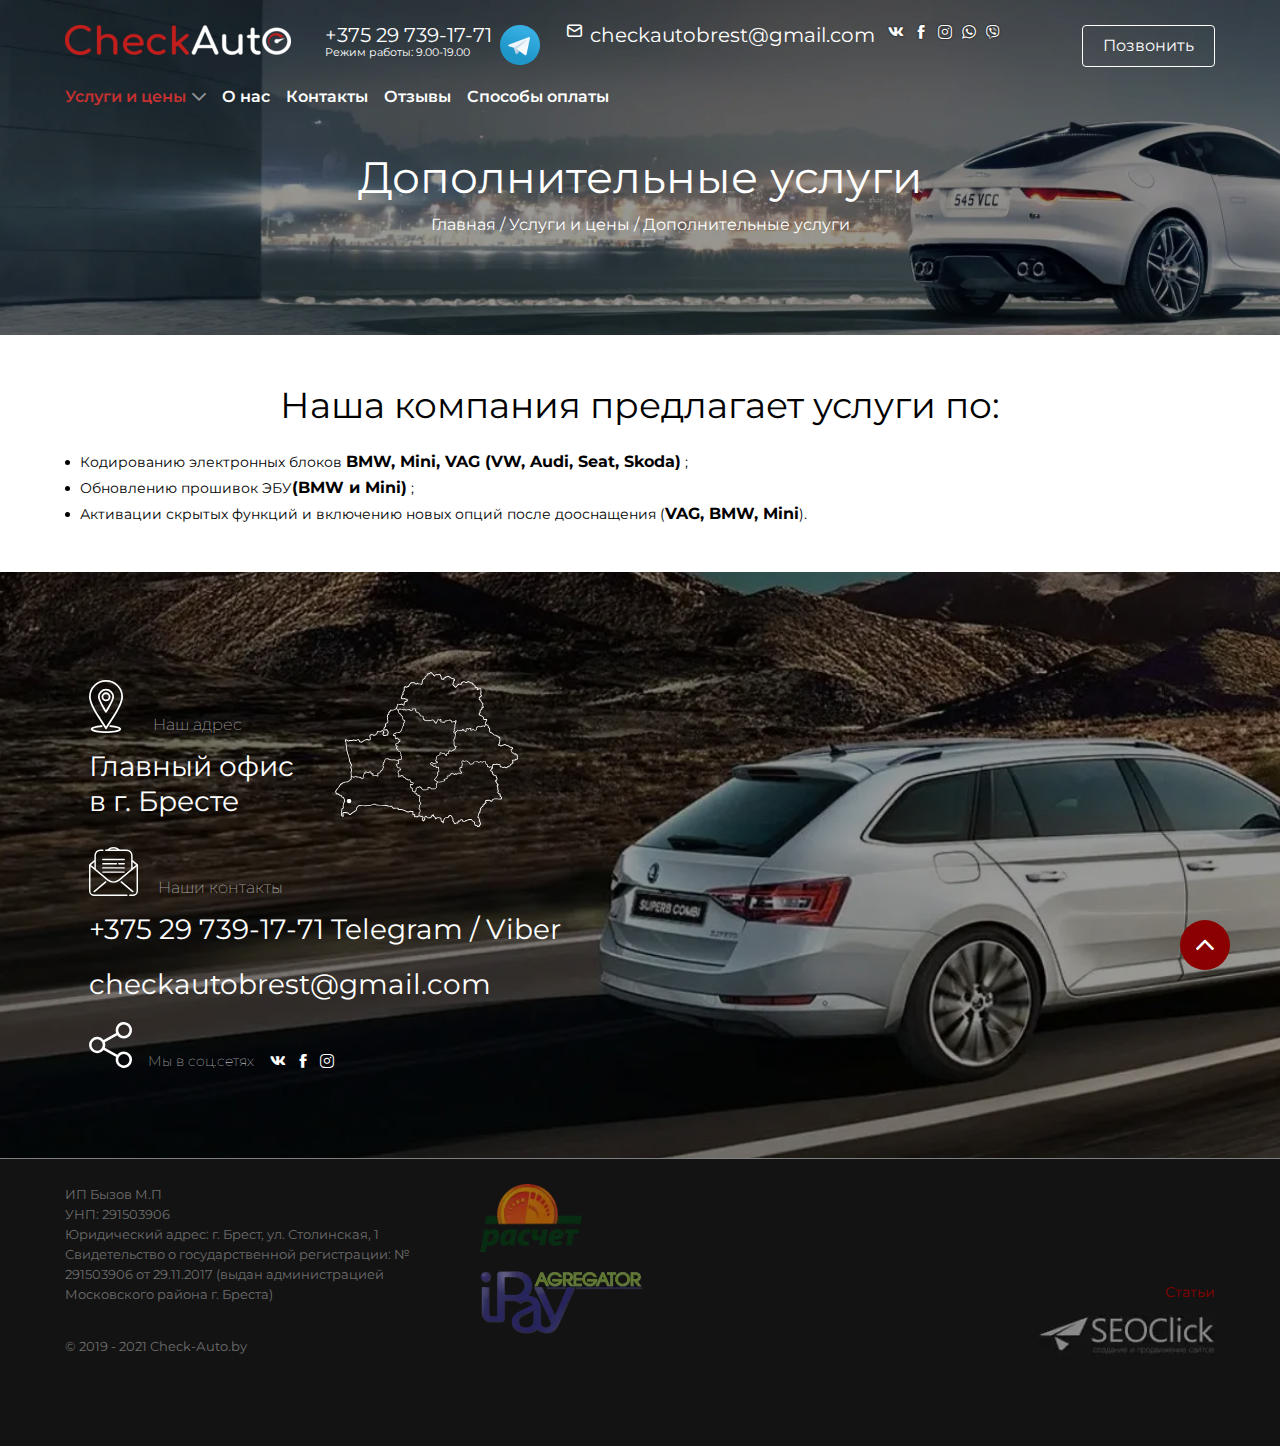
<file: services.html>
<!DOCTYPE html>
<html lang="ru">

<head>
	<title>Дополнительные услуги</title>
	<meta charset="UTF-8">
	<meta name="format-detection" content="telephone=no">
	<!-- <style>body{opacity: 0;}</style> -->
	<link rel="stylesheet" href="css/style.min.css?_v=20220827143424">
	<link rel="shortcut icon" href="favicon.ico">

	<!-- <meta name="robots" content="noindex, nofollow"> -->
	<meta name="viewport" content="width=device-width, initial-scale=1.0">
</head>

<body>
	<div class="g-block size-100">
		<div id="page_loader-6173-particle" class="g-content g-particle">
			<div id="page-loader" class="preloader">
				<div class="wrapper-triangle">
					<div class="pen">
						<div class="line-triangle">
							<div class="triangle"></div>
							<div class="triangle"></div>
							<div class="triangle"></div>
							<div class="triangle"></div>
							<div class="triangle"></div>
							<div class="triangle"></div>
							<div class="triangle"></div>
						</div>
						<div class="line-triangle">
							<div class="triangle"></div>
							<div class="triangle"></div>
							<div class="triangle"></div>
							<div class="triangle"></div>
							<div class="triangle"></div>
							<div class="triangle"></div>
							<div class="triangle"></div>
						</div>
						<div class="line-triangle">
							<div class="triangle"></div>
							<div class="triangle"></div>
							<div class="triangle"></div>
							<div class="triangle"></div>
							<div class="triangle"></div>
							<div class="triangle"></div>
							<div class="triangle"></div>
						</div>
					</div>
				</div>
			</div>
		</div>
	</div>
	<div class="wrapper">
		<header class="header">
			<div class="header__wrapper">
				<div class="header__container">
					<div class="header__top top-header">
						<button type="button" class="menu__icon icon-menu"><span></span></button>
						<a href="" class="top-header__logo"><img src="img/header/logo.svg" alt="header logo"></a>
						<div class="top-header__call call-top-header">
							<div class="call-top-header__phone">
								<a href="tel:+375297391771" class="call-top-header__phone-link">+375 29 739-17-71</a>
								<span>Режим работы: 9.00-19.00</span>
							</div>
							<a href="https://t.me/Check_Auto_by" target="_blank" class="call-top-header__telegram"><img
									src="img/header/telegram.svg" alt="telegram link"></a>
						</div>
						<a href="mailto:checkautobrest@gmail.com"
							class="top-header__email _icon-mess">checkautobrest@gmail.com</a>
						<div class="top-header__social social-top-header">
							<a href="#" target="_blank" class="social-top-header__link _icon-vk"></a>
							<a href="#" target="_blank" class="social-top-header__link _icon-fb"></a>
							<a href="#" target="_blank" class="social-top-header__link _icon-inst"></a>
							<a href="#" target="_blank" class="social-top-header__link _icon-ws"></a>
							<a href="#" target="_blank" class="social-top-header__link _icon-viber"></a>
						</div>
						<a data-da=".inner__cnt, 1200,2" href="tel:+375297391771"
							class="top-header__tel about_tel">Позвонить</a>
					</div>
					<div class="header__bottom bottom-header">
						<div class="bottom-header__menu menu">
							<nav class="menu__body">
								<ul class="menu__list">
									<li class="menu__item">
										<button class="menu__link menu__link-btn m-act _icon-arr"><span>Услуги и
												цены</span></button>
										<ul class="menu__sublist">
											<li class="menu__subitem menu__subitem-back"><a href="#"
													class="menu__sublink menu__sublink-back _icon-arr"></a>
											</li>
											<li class="menu__subitem"><a href="#" class="menu__sublink"><span>Подбор автомобиля /
														мотоцикла</span></a>
											</li>
											<li class="menu__subitem"><a href="#" class="menu__sublink"><span>Компьютерная
														диагностика</span></a></li>
											<li class="menu__subitem active"><a href="#"
													class="menu__sublink m-act "><span>Дополнительные
														услуги</span></a></li>
											<li class="menu__subitem"><a href="#" class="menu__sublink"><span>Чип-Тюнинг</span></a>
											</li>
										</ul>
									</li>
									<li class="menu__item"><a href="#" class="menu__link "><span>О нас</span></a></li>
									<li class="menu__item"><a href="#" class="menu__link "><span>Контакты</span></a></li>
									<li class="menu__item"><a href="#" class="menu__link "><span>Отзывы</span></a></li>
									<li class="menu__item"><a href="#" class="menu__link"><span>Способы оплаты</span></a></li>
								</ul>
							</nav>
						</div>
					</div>
				</div>
			</div>
		</header>
		<main class="page page__services services-page services">
			<section class="services__top top-services top-about inner">
				<div class="top-about__container top-rservices__container inner__cnt">
					<div class="inner__title top-services__title top-about__title">Дополнительные услуги</div>
					<div class="inner__breadcrumbs top-about__breadcrumbs breadcrumbs">
						<ul class="breadcrumbs__list">
							<li class="breadcrumbs__item">
								<a href="#" class="breadcrumbs__link nocact">Главная</a>
							</li>
							<li><span>/</span></li>
							<li class="breadcrumbs__item">
								<span class="breadcrumbs__link">Услуги и цены</span>
							</li>
							<li><span>/</span></li>
							<li class="breadcrumbs__item">
								<span class="breadcrumbs__link">Дополнительные услуги</span>
							</li>
						</ul>
					</div>
				</div>
			</section>
			<section class="services__content content-services">
				<div class="content-services__container">
					<p class="content-services__title p-title">Наша компания предлагает услуги по:
					</p>
					<ul class="content-services__list">
						<li class="content-services__item">
							<p>Кодированию электронных блоков <span>BMW, Mini, VAG (VW, Audi,
									Seat,
									Skoda)</span> ;</p>
						</li>
						<li class="content-services__item">
							<p>Обновлению прошивок ЭБУ<span>(BMW и Mini)</span> ;</p>
						</li>
						<li class="content-services__item">
							<p>Активации скрытых функций и включению новых опций после дооснащения
								(<span>VAG, BMW, Mini</span>).</p>
						</li>
					</ul>
				</div>
			</section>
		</main>
		<footer class="footer">
			<div class="footer__top top-footer">
				<div class="top-footer__container">
					<div class="top-footer__body">
						<div class="top-footer__location location-top-footer">
							<div class="location-top-footer__info">
								<div class="location-top-footer__wrapper">
									<div class="location-top-footer__icon"><img src="img/footer/marker.svg" alt="marker"></div>
									<div class="location-top-footer__title">Наш адрес</div>
								</div>
								<p>Главный офис
									в г. Бресте</p>
							</div>
							<div class="location-top-footer__picture"><img src="img/footer/map.svg" alt="image location"></div>
						</div>
						<div class="top-footer__contacts contacts-top-footer">
							<div class="contacts-top-footer__top">
								<div class="contacts-top-footer__icon"><img src="img/footer/email.svg" alt=""></div>
								<div class="contacts-top-footer__title">Наши контакты</div>
							</div>
							<div class="contacts-top-footer__bottom">
								<div class="contacts-top-footer__inner">
									<a href="tel:+375297391771" class="contacts-top-footer__phone">+375 29 739-17-71</a>
									<a href="#" target="_blank" class="contacts-top-footer__telegram">Telegram</a> <span>/</span>
									<a href="#" target="_blank" class="contacts-top-footer__viber">Viber</a>
								</div>
								<a href="mailto:testemail@gmail.com"
									class="contacts-top-footer__email">checkautobrest@gmail.com</a>
							</div>
						</div>
						<div class="top-footer__social social-top-footer">
							<div class="social-top-footer__icon">
								<img src="img/footer/share.svg" alt="icon">
							</div>
							<p class="social-top-footer__title">Мы в соц.сетях</p>
							<div class="social-top-footer__links">
								<a href="#" target="_blank" class="social-top-footer__link _icon-vk"></a>
								<a href="#" target="_blank" class="social-top-footer__link _icon-fb"></a>
								<a href="#" target="_blank" class="social-top-footer__link _icon-inst"></a>
							</div>
						</div>
					</div>
				</div>
			</div>
			<div class="footer__bottom bottom-footer">
				<div class="bottom-footer__container">
					<div class="bottom-footer__columns">
						<div class="bottom-footer__copyright">
							<p>ИП Бызов М.П
							</p>
							<p>УНП: 291503906</p>
							<p>Юридический адрес: г. Брест, ул. Столинская, 1
								Свидетельство о государственной регистрации:
								№ 291503906 от 29.11.2017 (выдан администрацией
								Московского района г. Бреста)</p>
							<p>© 2019 - 2021 Check-Аuto.by</p>
						</div>
						<div class="bottom-footer__comp comp-bottom-footer">
							<picture>
								<source srcset="img/footer/raschet.webp" type="image/webp"><img src="img/footer/raschet.png"
									alt="footer company image">
							</picture>
							<picture>
								<source srcset="img/footer/ipay.webp" type="image/webp"><img src="img/footer/ipay.png"
									alt="footer company image">
							</picture>
						</div>
						<div class="bottom-footer__created created-bottom-footer">
							<a href="#" class="created-bottom-footer__link">Статьи</a>
							<a href="#" target="_blank" class="created-bottom-footer__media-link">
								<picture>
									<source srcset="img/footer/create-logo.webp" type="image/webp"><img
										src="img/footer/create-logo.jpg" alt="media image">
								</picture>
							</a>
						</div>
					</div>
				</div>
			</div>
		</footer>
		<a href="#" data-goto=".header" class="go-top _icon-arr">
		</a>
	</div>
	<!-- <div id="popup" aria-hidden="true" class="popup">
	<div class="popup__wrapper">
		<div class="popup__content">
			<button data-close type="button" class="popup__close">Закрыть</button>
			<div class="popup__text">
				Text
			</div>
		</div>
	</div>
</div> -->
	<div id="popup__request" aria-hidden="true" class="popup popup__request request-popup">
		<div class="popup__wrapper">
			<div class="popup__content">
				<button data-close type="button" class="popup__close"><span class="popup__icon-wrapper"><span
							class="popup__icon"></span></span></button>
				<div class="request-popup__wrapper">
					<form class="request-popup__form form-request-popup" action="#">
						<div class="form-request-popup__item">
							<label for="formName" class="form-request-popup__label">Ваше имя *</label>
							<input id="formName" autocomplete="off" type="text" name="form[]" data-error="Ошибка"
								placeholder="Иван" class="input form-request-popup__input">
						</div>
						<div class="form-request-popup__item">
							<label for="formPhone" class="form-request-popup__label">Ваш телефон *</label>
							<input id="formPhone" autocomplete="off" type="text" name="form[]" data-error="Ошибка"
								placeholder="+375 33 1234" class="input form-request-popup__input">
						</div>
						<div class="form-request-popup__item">
							<label for="formAuto" class="form-request-popup__label">Ваш автомобиль</label>
							<input id="formAuto" autocomplete="off" type="text" name="form[]" data-error="Ошибка"
								placeholder="BMW E90 330i 2005г." class="input form-request-popup__input">
						</div>
						<div class="form-request-popup__item item-request-popup">
							<label for="formMessage" class="form-request-popup__label">Коментарий</label>
							<textarea class="input form-request-popup__textarea " name="" id="formMessage" cols="30"
								rows="10"></textarea>
						</div>
						<button type="submit" class="button">Отправить</button>
					</form>
				</div>
			</div>
		</div>
	</div>
	<div aria-hidden="true" class="popup faq_p faq-popup">
		<div class="popup__wrapper">
			<div class="popup__content ">
				<button data-close type="button" class="popup__close"><span class="popup__icon-wrapper"><span
							class="popup__icon"></span></span></button>
				<div class="request-popup__wrapper faq-popup__wrapper ">
					<form class="request-popup__form form-request-popup faq-popup__form form-faq-popup" action="#">
						<div class="form-request-popup__item form-faq-popup__item">
							<label for="f-10" class="form-request-popup__label form-faq-popup__label">Ваше имя *</label>
							<input id="f-10" autocomplete="off" type="text" name="form[]" data-error="Ошибка"
								placeholder="Иван" class="input form-request-popup__input form-faq-popup form-faq-popup__input">
						</div>
						<div class="form-request-popup__item form-faq-popup__item">
							<label for="f-09" class="form-request-popup__label form-faq-popup__label">Ваш телефон *</label>
							<input id="f-09" autocomplete="off" type="text" name="form[]" data-error="Ошибка"
								placeholder="+375 33 1234" class="input form-request-popup__input form-faq-popup__input">
						</div>
						<div class="form-request-popup__item form-faq-popup__item">
							<label for="f-08" class="form-request-popup__label form-faq-popup__label">Ваш email</label>
							<input id="f-08" autocomplete="off" type="text" name="form[]" data-error="Ошибка"
								placeholder="whois@gmail.com" class="input form-request-popup__input form-faq-popup__input">
						</div>
						<div class="form-request-popup__item form-faq-popup__item">
							<label for="f-06" class="form-request-popup__label form-faq-popup__label">Марка авто</label>
							<input id="f-06" autocomplete="off" type="text" name="form[]" data-error="Ошибка" placeholder="BMW"
								class="input form-request-popup__input form-faq-popup__input">
						</div>
						<div class="form-request-popup__item form-faq-popup__item">
							<label for="f-05" class="form-request-popup__label form-faq-popup__label">Модель авто</label>
							<input id="f-05" autocomplete="off" type="text" name="form[]" data-error="Ошибка" placeholder="X5"
								class="input form-request-popup__input form-faq-popup__input">
						</div>
						<div class="form-request-popup__item form-faq-popup__item">
							<label for="f-04" class="form-request-popup__label form-faq-popup__label">Год выпуска авто</label>
							<input id="f-04" autocomplete="off" type="text" name="form[]" data-error="Ошибка"
								placeholder="2005" class="input form-request-popup__input form-faq-popup__input">
						</div>
						<div class="form-request-popup__item form-faq-popup__item">
							<label for="f-03" class="form-request-popup__label form-faq-popup__label">Коробка передач</label>
							<input id="f-03" autocomplete="off" type="text" name="form[]" data-error="Ошибка"
								placeholder="АКПП" class="input form-request-popup__input form-faq-popup__input">
						</div>
						<div class="form-request-popup__item form-faq-popup__item">
							<label for="f-02" class="form-request-popup__label form-faq-popup__label">Тип двигателя</label>
							<input id="f-02" autocomplete="off" type="text" name="form[]" data-error="Ошибка"
								placeholder="xDrive M50d 381 л.с."
								class="input form-request-popup__input form-faq-popup__input">
						</div>
						<div class="form-request-popup__item item-request-popup form-faq-popup__item">
							<label for="f-01" class="form-request-popup__label form-faq-popup__label">Коментарий</label>
							<textarea class="input form-request-popup__textarea form-faq-popup__textarea " name="" id="f-01"
								cols="30" rows="10"></textarea>
						</div>
						<button type="submit" class="button">Отправить</button>
					</form>
				</div>
			</div>
		</div>
	</div>




	<div aria-hidden="true" class="popup cart-one">
		<div class="popup__wrapper">
			<div class="popup__content">
				<button data-close type="button" class="popup__close"><span class="popup__icon-wrapper"><span
							class="popup__icon"></span></span></button>
				<div class="request-popup__wrapper">
					<form class="request-popup__form form-request-popup" action="#">
						<p class="popup-cart-one__title">Разовый осмотр</p>
						<div class="form-request-popup__item">
							<label for="c-one-04" class="form-request-popup__label">Ваше имя *</label>
							<input id="c-one-04" autocomplete="off" type="text" name="form[]" data-error="Ошибка"
								placeholder="" class="input form-request-popup__input">
						</div>
						<div class="form-request-popup__item">
							<label for="c-one-03" class="form-request-popup__label">Ваш телефон *</label>
							<input id="c-one-03" autocomplete="off" type="text" name="form[]" data-error="Ошибка"
								placeholder="" class="input form-request-popup__input">
						</div>
						<div class="form-request-popup__item">
							<label for="c-one-02" class="form-request-popup__label">Ваш email</label>
							<input id="c-one-02" autocomplete="off" type="text" name="form[]" data-error="Ошибка"
								placeholder="" class="input form-request-popup__input">
						</div>
						<div class="form-request-popup__item item-request-popup">
							<label for="c-one-01" class="form-request-popup__label">Комментарии \ ссылка</label>
							<textarea class="input form-request-popup__textarea " name="" id="c-one-01" cols="30"
								rows="10"></textarea>
						</div>
						<button type="submit" class="button">Заказать</button>
					</form>
				</div>
			</div>
		</div>
	</div>

	<div aria-hidden="true" class="popup cart-two">
		<div class="popup__wrapper">
			<div class="popup__content">
				<button data-close type="button" class="popup__close"><span class="popup__icon-wrapper"><span
							class="popup__icon"></span></span></button>
				<div class="request-popup__wrapper">
					<form class="request-popup__form form-request-popup" action="#">
						<p class="popup-cart-one__title">Подбор Авто с Европейских аукционов</p>
						<div class="form-request-popup__item">
							<label for="c-one-04" class="form-request-popup__label">Ваше имя *</label>
							<input id="c-one-04" autocomplete="off" type="text" name="form[]" data-error="Ошибка"
								placeholder="" class="input form-request-popup__input">
						</div>
						<div class="form-request-popup__item">
							<label for="c-one-03" class="form-request-popup__label">Ваш телефон *</label>
							<input id="c-one-03" autocomplete="off" type="text" name="form[]" data-error="Ошибка"
								placeholder="" class="input form-request-popup__input">
						</div>
						<div class="form-request-popup__item">
							<label for="c-one-02" class="form-request-popup__label">Ваш email</label>
							<input id="c-one-02" autocomplete="off" type="text" name="form[]" data-error="Ошибка"
								placeholder="" class="input form-request-popup__input">
						</div>
						<div class="form-request-popup__item item-request-popup">
							<label for="c-one-01" class="form-request-popup__label">Комментарии \ ссылка</label>
							<textarea class="input form-request-popup__textarea " name="" id="c-one-01" cols="30"
								rows="10"></textarea>
						</div>
						<button type="submit" class="button">Заказать</button>
					</form>
				</div>
			</div>
		</div>
	</div>

	<div aria-hidden="true" class="popup cart-three">
		<div class="popup__wrapper">
			<div class="popup__content">
				<button data-close type="button" class="popup__close"><span class="popup__icon-wrapper"><span
							class="popup__icon"></span></span></button>
				<div class="request-popup__wrapper">
					<form class="request-popup__form form-request-popup" action="#">
						<p class="popup-cart-one__title">Авто "под ключ"</p>
						<div class="form-request-popup__item">
							<label for="c-one-04" class="form-request-popup__label">Ваше имя *</label>
							<input id="c-one-04" autocomplete="off" type="text" name="form[]" data-error="Ошибка"
								placeholder="" class="input form-request-popup__input">
						</div>
						<div class="form-request-popup__item">
							<label for="c-one-03" class="form-request-popup__label">Ваш телефон *</label>
							<input id="c-one-03" autocomplete="off" type="text" name="form[]" data-error="Ошибка"
								placeholder="" class="input form-request-popup__input">
						</div>
						<div class="form-request-popup__item">
							<label for="c-one-02" class="form-request-popup__label">Ваш email</label>
							<input id="c-one-02" autocomplete="off" type="text" name="form[]" data-error="Ошибка"
								placeholder="" class="input form-request-popup__input">
						</div>
						<div class="form-request-popup__item item-request-popup">
							<label for="c-one-01" class="form-request-popup__label">Комментарии \ ссылка</label>
							<textarea class="input form-request-popup__textarea " name="" id="c-one-01" cols="30"
								rows="10"></textarea>
						</div>
						<button type="submit" class="button">Заказать</button>
					</form>
				</div>
			</div>
		</div>
	</div>
	<!-- ================================= -->
	<div id="popup" aria-hidden="true" class="popup cart-info-one">
		<div class="popup__wrapper">
			<div class="popup__content popup__content-i">
				<button data-close type="button" class="popup__close"><span class="popup__icon-wrapper"><span
							class="popup__icon"></span></span></button>
				<div class="cart-info-one__wrapper">
					<span>Комплексная диагностика автомобиля/мотоцикла в городах Беларуси (Брест, Минск, Гродно, Гомель,
						Могилёв, Барановичи):<br>
						1. Проверка кузова на предмет перекраски, ремонта, снятия-установки элементов при помощи толщиномера,
						а
						также визуально.<br>
						2. Проверка силовой части кузова (лонжероны, стойки и пороги) на наличие последствий серьезных аварий
						и
						кузовного ремонта.<br>
						3. Двигатель автомобиля: оценивается степень износа двигателя и приводных ремней, осматриваются все
						соединения на наличие подтеков и запотеваний, прослушивается на наличие посторонних шумов и вибраций,
						проверяются рабочие жидкости и их уровень.<br>
						4. Диагностика всех электронных систем автомобиля: чтение ошибок и параметров работы двигателя и
						коробки
						передач профессиональным диагностическим сканером.<br>
						5. Проверка оригинальности пробега (чтение оригинального пробега из электронных блоков управления,
						проверка по базам).<br>
						6. Полный осмотр и проверка всех систем автомобиля: кондиционер, электрические стеклоподъемники,
						освещение автомобиля, аудио и навигационные системы, и др. ассистенты).<br>
						7. Осмотр салона автомобиля (если клиент не присутствует на диагностике): если специалист находит
						дефекты, они обязательно фотографируются.<br>
						8. Оценка состояния шин и тормозной системы: износ, маркировки, состояние.<br>
						9. Тест-драйв (по возможности) для определения состояния ходовой части и подвески, тормозной системы,
						КПП
						и рулевого управления.<br>
						10. Оценка стоимости устранения выявленных при осмотре автомобиля неисправностей.<br>
						11. Проверка автомобиля по базам РФ. ЕС, РБ.<br>
						12. Дополнительная проверка на СТО (По необходимости)<br>
						<br>
						По итогу осмотра Вы получаете:<br>
						<br>
						- Проверку автомобиля по заданным параметрам<br>
						- Консультацию по выбранной модели<br>
						- Заключение о состоянии автомобиля - диагностическую карту<br>
						- Экспертную оценку целесообразности покупки<br>
						- Аргументы для самостоятельного торга с продавцом<br>
						<br>
						Присутствие заказчика при осмотре необязательно!</span>
				</div>
			</div>
		</div>
	</div>
	<div id="popup" aria-hidden="true" class="popup cart-info-two">
		<div class="popup__wrapper">
			<div class="popup__content popup__content-i">
				<button data-close type="button" class="popup__close"><span class="popup__icon-wrapper"><span
							class="popup__icon"></span></span></button>
				<div class="cart-info-one__wrapper">
					<span>Подберём для Вас честный автомобиль на прямых аукционов в Европе и Америке.<br>
						Наши специалисты проанализирует все предложения по вашему запросу и найдут лучший вариант.<br>
						- Ищем подходящие вариант<br>
						- Учавствуем на аукционах с наименьшим аукционным сбором<br>
						- Сопровождаем доставку и контролируем её<br>
						- Помогаем при оформлении авто</span>
				</div>
			</div>
		</div>
	</div>
	<div id="popup" aria-hidden="true" class="popup cart-info-three">
		<div class="popup__wrapper">
			<div class="popup__content popup__content-i">
				<button data-close type="button" class="popup__close"><span class="popup__icon-wrapper"><span
							class="popup__icon"></span></span></button>
				<div class="cart-info-one__wrapper">
					<span>Подбор необходимого Вам автомобиля полностью в наших руках!<br>
						<br>
						<br>
						Подбор автомобиля «под ключ» это:<br>
						<br>
						1. Консультация<br>
						Вы получите рекомендации специалиста по выбору марки/модели автомобиля, особенностях комплектации и
						рыночной стоимости. Все желаемые параметры: модель, год выпуска, пробег, комплектация, цвет и т.д.
						оговариваются в договоре.<br>
						<br>
						2. Поиск вариантов, техническая проверка<br>
						Все новые варианты, соответствующие заданным параметрам, проходят комплексную техническую
						диагностику.<br>
						<br>
						3. Аргументированный торг с продавцом<br>
						Обладая полной информацией о состоянии автомобиля, наш специалист аргументирует максимальное снижение
						цены на автомобиль.<br>
						<br>
						4. Отчет клиенту и гарантии<br>
						По результатам всех проверок предоставляется подробный отчет в электронном виде. Гарантия на купленный
						автомобиль.<br>
						<br>
						5. Сопровождение сделки<br>
						Сопровождение покупателя во время процесса купли-продажи: контроль передачи денег и оформления
						документов.<br>
						<br>
						*Поиск автомобиля осуществляем по всей стране.</span>
				</div>
			</div>
		</div>
	</div>
	<script src="js/app.min.js?_v=20220827143424"></script>
</body>

</html>
</file>
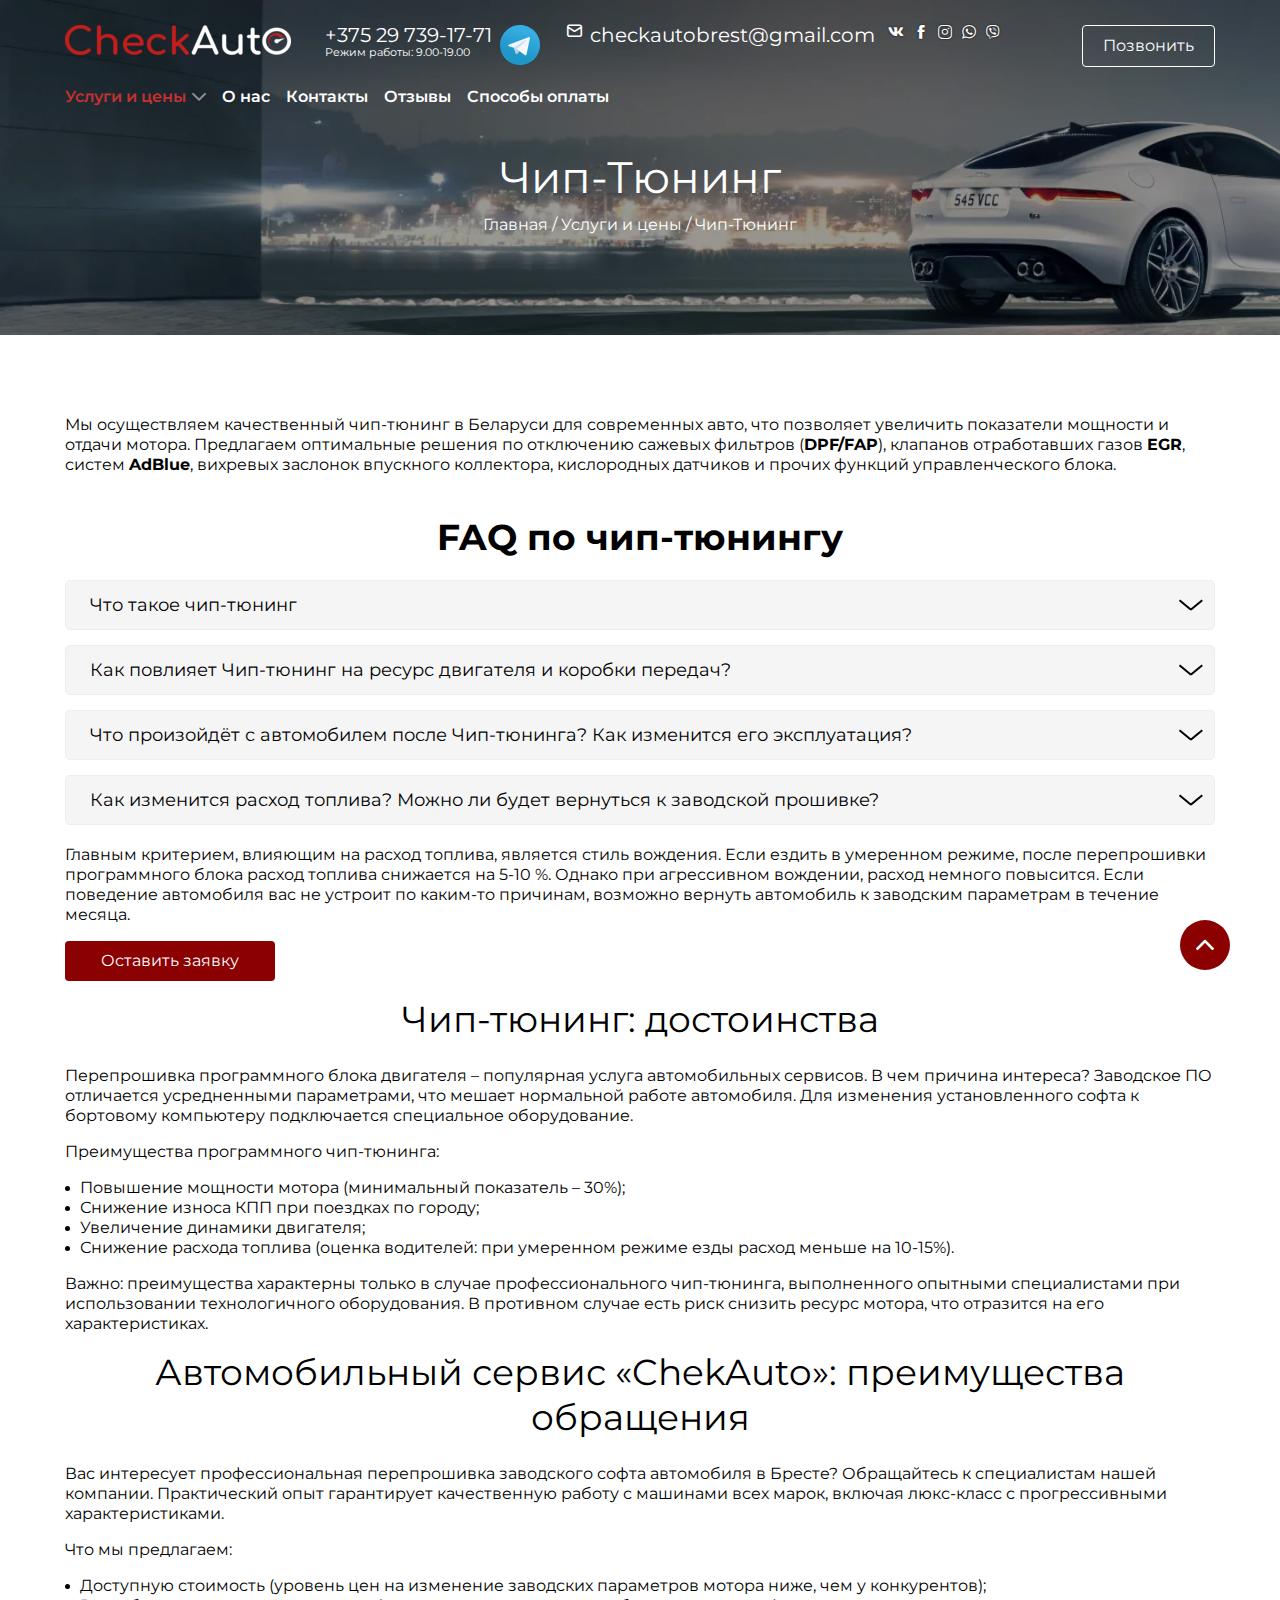
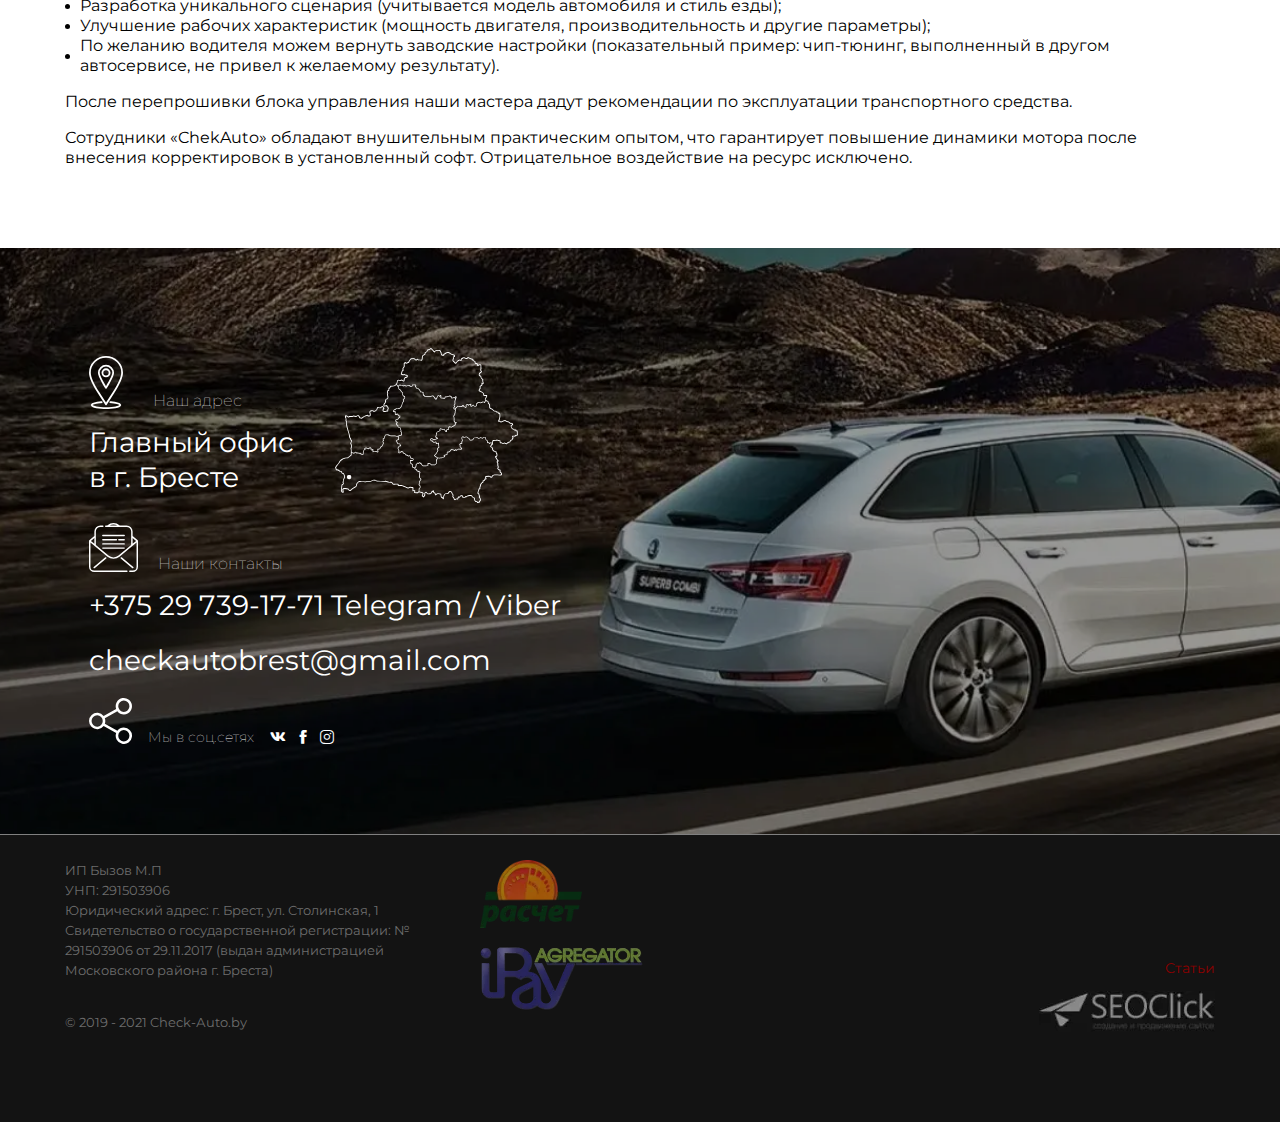
<file: tuning.html>
<!DOCTYPE html>
<html lang="ru">

<head>
	<title>Чип-Тюнинг</title>
	<meta charset="UTF-8">
	<meta name="format-detection" content="telephone=no">
	<!-- <style>body{opacity: 0;}</style> -->
	<link rel="stylesheet" href="css/style.min.css?_v=20220827143424">
	<link rel="shortcut icon" href="favicon.ico">
	<!-- <meta name="robots" content="noindex, nofollow"> -->
	<meta name="viewport" content="width=device-width, initial-scale=1.0">
</head>

<body>
	<div class="g-block size-100">
		<div id="page_loader-6173-particle" class="g-content g-particle">
			<div id="page-loader" class="preloader">
				<div class="wrapper-triangle">
					<div class="pen">
						<div class="line-triangle">
							<div class="triangle"></div>
							<div class="triangle"></div>
							<div class="triangle"></div>
							<div class="triangle"></div>
							<div class="triangle"></div>
							<div class="triangle"></div>
							<div class="triangle"></div>
						</div>
						<div class="line-triangle">
							<div class="triangle"></div>
							<div class="triangle"></div>
							<div class="triangle"></div>
							<div class="triangle"></div>
							<div class="triangle"></div>
							<div class="triangle"></div>
							<div class="triangle"></div>
						</div>
						<div class="line-triangle">
							<div class="triangle"></div>
							<div class="triangle"></div>
							<div class="triangle"></div>
							<div class="triangle"></div>
							<div class="triangle"></div>
							<div class="triangle"></div>
							<div class="triangle"></div>
						</div>
					</div>
				</div>
			</div>
		</div>
	</div>
	<div class="wrapper">
		<header class="header">
			<div class="header__wrapper">
				<div class="header__container">
					<div class="header__top top-header">
						<button type="button" class="menu__icon icon-menu"><span></span></button>
						<a href="" class="top-header__logo"><img src="img/header/logo.svg" alt="header logo"></a>
						<div class="top-header__call call-top-header">
							<div class="call-top-header__phone">
								<a href="tel:+375297391771" class="call-top-header__phone-link">+375 29 739-17-71</a>
								<span>Режим работы: 9.00-19.00</span>
							</div>
							<a href="https://t.me/Check_Auto_by" target="_blank" class="call-top-header__telegram"><img
									src="img/header/telegram.svg" alt="telegram link"></a>
						</div>
						<a href="mailto:checkautobrest@gmail.com"
							class="top-header__email _icon-mess">checkautobrest@gmail.com</a>
						<div class="top-header__social social-top-header">
							<a href="#" target="_blank" class="social-top-header__link _icon-vk"></a>
							<a href="#" target="_blank" class="social-top-header__link _icon-fb"></a>
							<a href="#" target="_blank" class="social-top-header__link _icon-inst"></a>
							<a href="#" target="_blank" class="social-top-header__link _icon-ws"></a>
							<a href="#" target="_blank" class="social-top-header__link _icon-viber"></a>
						</div>
						<a data-da=".inner__cnt, 1200,2" href="tel:+375297391771"
							class="top-header__tel about_tel">Позвонить</a>
					</div>
					<div class="header__bottom bottom-header">
						<div class="bottom-header__menu menu">
							<nav class="menu__body">
								<ul class="menu__list">
									<li class="menu__item">
										<button class="menu__link menu__link-btn m-act _icon-arr"><span>Услуги и
												цены</span></button>
										<ul class="menu__sublist">
											<li class="menu__subitem menu__subitem-back"><a href="#"
													class="menu__sublink menu__sublink-back _icon-arr"></a>
											</li>
											<li class="menu__subitem"><a href="#" class="menu__sublink"><span>Подбор автомобиля /
														мотоцикла</span></a>
											</li>
											<li class="menu__subitem"><a href="#" class="menu__sublink"><span>Компьютерная
														диагностика</span></a></li>
											<li class="menu__subitem "><a href="#" class="menu__sublink"><span>Дополнительные
														услуги</span></a></li>
											<li class="menu__subitem m-act "><a href="#"
													class="menu__sublink"><span>Чип-Тюнинг</span></a>
											</li>
										</ul>
									</li>
									<li class="menu__item"><a href="#" class="menu__link "><span>О нас</span></a></li>
									<li class="menu__item"><a href="#" class="menu__link "><span>Контакты</span></a></li>
									<li class="menu__item"><a href="#" class="menu__link "><span>Отзывы</span></a></li>
									<li class="menu__item"><a href="#" class="menu__link"><span>Способы оплаты</span></a></li>
								</ul>
							</nav>
						</div>
					</div>
				</div>
			</div>
		</header>
		<main class="page page__tuning tuning-page tuning">
			<section class="diagnostics__top top-diagnostics top-about inner">
				<div class="top-about__container top-diagnostics__container inner__cnt">
					<div class="inner__title top-diagnostics__title top-about__title">Чип-Тюнинг</div>
					<div class="inner__breadcrumbs top-about__breadcrumbs breadcrumbs">
						<ul class="breadcrumbs__list">
							<li class="breadcrumbs__item">
								<a href="#" class="breadcrumbs__link nocact">Главная</a>
							</li>
							<li><span>/</span></li>
							<li class="breadcrumbs__item">
								<span class="breadcrumbs__link">Услуги и цены</span>
							</li>
							<li><span>/</span></li>
							<li class="breadcrumbs__item">
								<span class="breadcrumbs__link">Чип-Тюнинг</span>
							</li>
						</ul>
					</div>
				</div>
			</section>
			<section class="tuning__content content-tuning">
				<div class="content-tuning__container">
					<p class="content-tuning__info">Мы осуществляем качественный чип-тюнинг в Беларуси для современных авто,
						что позволяет увеличить показатели мощности и отдачи мотора. Предлагаем оптимальные решения по
						отключению сажевых фильтров (<span>DPF/FAP</span>), клапанов отработавших газов <span>EGR</span>,
						систем <span>AdBlue</span>,
						вихревых
						заслонок впускного коллектора, кислородных датчиков и прочих функций управленческого блока.</p>
					<div class="content-tuning__faq faq-content-tuning">
						<p class="faq-content-tuning__title">FAQ по чип-тюнингу</p>
						<div data-one-spoller data-spollers class="faq-content-tuning__spollers spollers-faq-content-tuning">
							<div class="spollers-faq-content-tuning__item">
								<button type="button-btn" data-spoller
									class="spollers-faq-content-tuning__title spollers__title">Что такое
									чип-тюнинг</button>
								<div class="spollers-faq-content-tuning__body">Это один из способов улучшения динамических
									параметров двигателя путем изменения и корректировки его управляющей программы. Иначе говоря,
									изменение прошивки блока управления подобно обновлению софта в вашем смартфоне. Если
									углубиться в этот вопрос, то чип-тюнинг представляет собой операцию корректировки базовой
									настройки управления мотора (множество его «карт»: угла зажигания, впрыска, наддува и т.д.) с
									целью увеличения мощности авто. Наиболее щадящим вариантом считается Stage 1 чип-тюнинг, при
									котором не производится никаких непосредственных вмешательств в устройство мотора.</div>
							</div>
							<div class="spollers-faq-content-tuning__item">
								<button type="button-btn" data-spoller
									class="spollers-faq-content-tuning__title spollers__title">Как повлияет
									Чип-тюнинг на ресурс двигателя и коробки передач?</button>
								<div class="spollers-faq-content-tuning__body">Профессиональная перепрошивка не скажется на
									ресурсе двигателя, потому как мы проводим корректировку ПО двигателя для каждого клиента,
									учитывая особенности авто. В итоге получаем наилучшие показатели мощности мотора и
									эластичности его работы. Благодаря "выровненной полке" крутящего момента и мощности не
									придется часто переключать передачи при обычной езде по городу, за счёт чего уменьшится износ
									КПП вашей машины.</div>
							</div>
							<div class="spollers-faq-content-tuning__item">
								<button type="button-btn" data-spoller
									class="spollers-faq-content-tuning__title spollers__title">Что произойдёт
									с автомобилем после Чип-тюнинга? Как изменится его эксплуатация?</button>
								<div class="spollers-faq-content-tuning__body">После прошивки управляющей программы мотора, авто
									подарит новые эмоции при вождении, по-новому раскроет свои способности. Вы заметите улучшение
									реакции двигателя на нажатие педали газа, улучшенные динамические характеристики за счёт
									повышения мощности двигателя. Допускается эксплуатация авто в штатном режиме при соблюдении
									регламентов сервисного обслуживания. Владельцам автомобилей с бензиновыми двигателями мы
									рекомендуем снизить сроки обслуживания с "Long Life" до пробега в 8 тысяч км., для дизельных
									моторов рекомендуемый показатель пробега 10 тысяч километров. Желательно также использовать
									для заправки АИ-95, АИ-98, чтобы отдача двигателя была полноценной. В дизельных авто
									рекомендуется использовать присадки для повышения цетанового индекса.</div>
							</div>
							<div class="spollers-faq-content-tuning__item">
								<button type="button-btn" data-spoller
									class="spollers-faq-content-tuning__title spollers__title">Как изменится
									расход топлива? Можно ли будет вернуться к заводской прошивке?</button>
								<div class="spollers-faq-content-tuning__body">Главным критерием, влияющим на расход топлива,
									является стиль вождения. Если ездить в умеренном режиме, после перепрошивки программного
									блока расход топлива снижается на 5-10 %. Однако при агрессивном вождении, расход немного
									повысится. Если поведение автомобиля вас не устроит по каким-то причинам, возможно вернуть
									автомобиль к заводским параметрам в течение месяца.</div>
							</div>
						</div>
						<p class="content-tuning__info">Главным критерием, влияющим на расход топлива, является стиль
							вождения.
							Если ездить в умеренном
							режиме, после перепрошивки программного блока расход топлива снижается на 5-10 %. Однако при
							агрессивном вождении, расход немного повысится. Если поведение автомобиля вас не устроит по
							каким-то причинам, возможно вернуть автомобиль к заводским параметрам в течение месяца.</p>
						<a href="#" data-popup=".faq_p" class="faq-content-tuning__link button">Оставить заявку</a>
					</div>
					<div class="content-diagnostics__item item-content-diagnostics">
						<p class="item-content-diagnostics__title p-title">Чип-тюнинг: достоинства</p>
						<p class="item-content-diagnostics__info">Перепрошивка программного блока двигателя – популярная
							услуга автомобильных сервисов. В чем причина интереса? Заводское ПО отличается усредненными
							параметрами, что мешает нормальной работе автомобиля. Для изменения установленного софта к
							бортовому компьютеру подключается специальное оборудование.</p>
						<p class="item-content-diagnostics__subinfo-list">Преимущества программного чип-тюнинга:</p>
						<ul class="item-content-diagnostics__list">
							<li class="item-content-diagnostics__item content-services__item">Повышение мощности мотора
								(минимальный показатель – 30%);
							</li>
							<li class="item-content-diagnostics__item content-services__item">Снижение износа КПП при поездках
								по городу;
							</li>
							<li class="item-content-diagnostics__item content-services__item">Увеличение динамики двигателя;
							</li>
							<li class="item-content-diagnostics__item content-services__item">Снижение расхода топлива (оценка
								водителей: при умеренном режиме езды расход меньше на 10-15%).
							</li>
						</ul>
						<p class="item-content-diagnostics__subinfo-list">Важно: преимущества характерны только в случае
							профессионального чип-тюнинга, выполненного опытными специалистами при использовании технологичного
							оборудования. В противном случае есть риск снизить ресурс мотора, что отразится на его
							характеристиках.</p>
					</div>
					<div class="content-diagnostics__item item-content-diagnostics">
						<p class="item-content-diagnostics__title p-title">Автомобильный сервис «ChekAuto»: преимущества
							обращения</p>
						<p class="item-content-diagnostics__info">Вас интересует профессиональная перепрошивка заводского
							софта автомобиля в Бресте? Обращайтесь к специалистам нашей компании. Практический опыт гарантирует
							качественную работу с машинами всех марок, включая люкс-класс с прогрессивными характеристиками.
						</p>
						<p class="item-content-diagnostics__subinfo-list">Что мы предлагаем:</p>
						<ul class="item-content-diagnostics__list">
							<li class="item-content-diagnostics__item content-services__item">Доступную стоимость (уровень цен
								на изменение заводских параметров мотора ниже, чем у конкурентов);
							</li>
							<li class="item-content-diagnostics__item content-services__item">Разработка уникального сценария
								(учитывается модель автомобиля и стиль езды);
							</li>
							<li class="item-content-diagnostics__item content-services__item">Улучшение рабочих характеристик
								(мощность двигателя, производительность и другие параметры);
							</li>
							<li class="item-content-diagnostics__item content-services__item">По желанию водителя можем вернуть
								заводские настройки (показательный пример: чип-тюнинг, выполненный в другом автосервисе, не
								привел к желаемому результату).
							</li>
						</ul>
						<p class="item-content-diagnostics__subinfo-list">После перепрошивки блока управления наши мастера
							дадут рекомендации по эксплуатации транспортного средства.</p>
						<p class="item-content-diagnostics__subinfo-list">Сотрудники «ChekAuto» обладают внушительным
							практическим опытом, что гарантирует повышение динамики мотора после внесения корректировок в
							установленный софт. Отрицательное воздействие на ресурс исключено.</p>
					</div>
				</div>
			</section>
		</main>
		<footer class="footer">
			<div class="footer__top top-footer">
				<div class="top-footer__container">
					<div class="top-footer__body">
						<div class="top-footer__location location-top-footer">
							<div class="location-top-footer__info">
								<div class="location-top-footer__wrapper">
									<div class="location-top-footer__icon"><img src="img/footer/marker.svg" alt="marker"></div>
									<div class="location-top-footer__title">Наш адрес</div>
								</div>
								<p>Главный офис
									в г. Бресте</p>
							</div>
							<div class="location-top-footer__picture"><img src="img/footer/map.svg" alt="image location"></div>
						</div>
						<div class="top-footer__contacts contacts-top-footer">
							<div class="contacts-top-footer__top">
								<div class="contacts-top-footer__icon"><img src="img/footer/email.svg" alt=""></div>
								<div class="contacts-top-footer__title">Наши контакты</div>
							</div>
							<div class="contacts-top-footer__bottom">
								<div class="contacts-top-footer__inner">
									<a href="tel:+375297391771" class="contacts-top-footer__phone">+375 29 739-17-71</a>
									<a href="#" target="_blank" class="contacts-top-footer__telegram">Telegram</a> <span>/</span>
									<a href="#" target="_blank" class="contacts-top-footer__viber">Viber</a>
								</div>
								<a href="mailto:testemail@gmail.com"
									class="contacts-top-footer__email">checkautobrest@gmail.com</a>
							</div>
						</div>
						<div class="top-footer__social social-top-footer">
							<div class="social-top-footer__icon">
								<img src="img/footer/share.svg" alt="icon">
							</div>
							<p class="social-top-footer__title">Мы в соц.сетях</p>
							<div class="social-top-footer__links">
								<a href="#" target="_blank" class="social-top-footer__link _icon-vk"></a>
								<a href="#" target="_blank" class="social-top-footer__link _icon-fb"></a>
								<a href="#" target="_blank" class="social-top-footer__link _icon-inst"></a>
							</div>
						</div>
					</div>
				</div>
			</div>
			<div class="footer__bottom bottom-footer">
				<div class="bottom-footer__container">
					<div class="bottom-footer__columns">
						<div class="bottom-footer__copyright">
							<p>ИП Бызов М.П
							</p>
							<p>УНП: 291503906</p>
							<p>Юридический адрес: г. Брест, ул. Столинская, 1
								Свидетельство о государственной регистрации:
								№ 291503906 от 29.11.2017 (выдан администрацией
								Московского района г. Бреста)</p>
							<p>© 2019 - 2021 Check-Аuto.by</p>
						</div>
						<div class="bottom-footer__comp comp-bottom-footer">
							<picture>
								<source srcset="img/footer/raschet.webp" type="image/webp"><img src="img/footer/raschet.png"
									alt="footer company image">
							</picture>
							<picture>
								<source srcset="img/footer/ipay.webp" type="image/webp"><img src="img/footer/ipay.png"
									alt="footer company image">
							</picture>
						</div>
						<div class="bottom-footer__created created-bottom-footer">
							<a href="#" class="created-bottom-footer__link">Статьи</a>
							<a href="#" target="_blank" class="created-bottom-footer__media-link">
								<picture>
									<source srcset="img/footer/create-logo.webp" type="image/webp"><img
										src="img/footer/create-logo.jpg" alt="media image">
								</picture>
							</a>
						</div>
					</div>
				</div>
			</div>
		</footer>
		<a href="#" data-goto=".header" class="go-top _icon-arr">
		</a>
	</div>
	<!-- <div id="popup" aria-hidden="true" class="popup">
	<div class="popup__wrapper">
		<div class="popup__content">
			<button data-close type="button" class="popup__close">Закрыть</button>
			<div class="popup__text">
				Text
			</div>
		</div>
	</div>
</div> -->
	<div id="popup__request" aria-hidden="true" class="popup popup__request request-popup">
		<div class="popup__wrapper">
			<div class="popup__content">
				<button data-close type="button" class="popup__close"><span class="popup__icon-wrapper"><span
							class="popup__icon"></span></span></button>
				<div class="request-popup__wrapper">
					<form class="request-popup__form form-request-popup" action="#">
						<div class="form-request-popup__item">
							<label for="formName" class="form-request-popup__label">Ваше имя *</label>
							<input id="formName" autocomplete="off" type="text" name="form[]" data-error="Ошибка"
								placeholder="Иван" class="input form-request-popup__input">
						</div>
						<div class="form-request-popup__item">
							<label for="formPhone" class="form-request-popup__label">Ваш телефон *</label>
							<input id="formPhone" autocomplete="off" type="text" name="form[]" data-error="Ошибка"
								placeholder="+375 33 1234" class="input form-request-popup__input">
						</div>
						<div class="form-request-popup__item">
							<label for="formAuto" class="form-request-popup__label">Ваш автомобиль</label>
							<input id="formAuto" autocomplete="off" type="text" name="form[]" data-error="Ошибка"
								placeholder="BMW E90 330i 2005г." class="input form-request-popup__input">
						</div>
						<div class="form-request-popup__item item-request-popup">
							<label for="formMessage" class="form-request-popup__label">Коментарий</label>
							<textarea class="input form-request-popup__textarea " name="" id="formMessage" cols="30"
								rows="10"></textarea>
						</div>
						<button type="submit" class="button">Отправить</button>
					</form>
				</div>
			</div>
		</div>
	</div>
	<div aria-hidden="true" class="popup faq_p faq-popup">
		<div class="popup__wrapper">
			<div class="popup__content ">
				<button data-close type="button" class="popup__close"><span class="popup__icon-wrapper"><span
							class="popup__icon"></span></span></button>
				<div class="request-popup__wrapper faq-popup__wrapper ">
					<form class="request-popup__form form-request-popup faq-popup__form form-faq-popup" action="#">
						<div class="form-request-popup__item form-faq-popup__item">
							<label for="f-10" class="form-request-popup__label form-faq-popup__label">Ваше имя *</label>
							<input id="f-10" autocomplete="off" type="text" name="form[]" data-error="Ошибка"
								placeholder="Иван" class="input form-request-popup__input form-faq-popup form-faq-popup__input">
						</div>
						<div class="form-request-popup__item form-faq-popup__item">
							<label for="f-09" class="form-request-popup__label form-faq-popup__label">Ваш телефон *</label>
							<input id="f-09" autocomplete="off" type="text" name="form[]" data-error="Ошибка"
								placeholder="+375 33 1234" class="input form-request-popup__input form-faq-popup__input">
						</div>
						<div class="form-request-popup__item form-faq-popup__item">
							<label for="f-08" class="form-request-popup__label form-faq-popup__label">Ваш email</label>
							<input id="f-08" autocomplete="off" type="text" name="form[]" data-error="Ошибка"
								placeholder="whois@gmail.com" class="input form-request-popup__input form-faq-popup__input">
						</div>
						<div class="form-request-popup__item form-faq-popup__item">
							<label for="f-06" class="form-request-popup__label form-faq-popup__label">Марка авто</label>
							<input id="f-06" autocomplete="off" type="text" name="form[]" data-error="Ошибка" placeholder="BMW"
								class="input form-request-popup__input form-faq-popup__input">
						</div>
						<div class="form-request-popup__item form-faq-popup__item">
							<label for="f-05" class="form-request-popup__label form-faq-popup__label">Модель авто</label>
							<input id="f-05" autocomplete="off" type="text" name="form[]" data-error="Ошибка" placeholder="X5"
								class="input form-request-popup__input form-faq-popup__input">
						</div>
						<div class="form-request-popup__item form-faq-popup__item">
							<label for="f-04" class="form-request-popup__label form-faq-popup__label">Год выпуска авто</label>
							<input id="f-04" autocomplete="off" type="text" name="form[]" data-error="Ошибка"
								placeholder="2005" class="input form-request-popup__input form-faq-popup__input">
						</div>
						<div class="form-request-popup__item form-faq-popup__item">
							<label for="f-03" class="form-request-popup__label form-faq-popup__label">Коробка передач</label>
							<input id="f-03" autocomplete="off" type="text" name="form[]" data-error="Ошибка"
								placeholder="АКПП" class="input form-request-popup__input form-faq-popup__input">
						</div>
						<div class="form-request-popup__item form-faq-popup__item">
							<label for="f-02" class="form-request-popup__label form-faq-popup__label">Тип двигателя</label>
							<input id="f-02" autocomplete="off" type="text" name="form[]" data-error="Ошибка"
								placeholder="xDrive M50d 381 л.с."
								class="input form-request-popup__input form-faq-popup__input">
						</div>
						<div class="form-request-popup__item item-request-popup form-faq-popup__item">
							<label for="f-01" class="form-request-popup__label form-faq-popup__label">Коментарий</label>
							<textarea class="input form-request-popup__textarea form-faq-popup__textarea " name="" id="f-01"
								cols="30" rows="10"></textarea>
						</div>
						<button type="submit" class="button">Отправить</button>
					</form>
				</div>
			</div>
		</div>
	</div>




	<div aria-hidden="true" class="popup cart-one">
		<div class="popup__wrapper">
			<div class="popup__content">
				<button data-close type="button" class="popup__close"><span class="popup__icon-wrapper"><span
							class="popup__icon"></span></span></button>
				<div class="request-popup__wrapper">
					<form class="request-popup__form form-request-popup" action="#">
						<p class="popup-cart-one__title">Разовый осмотр</p>
						<div class="form-request-popup__item">
							<label for="c-one-04" class="form-request-popup__label">Ваше имя *</label>
							<input id="c-one-04" autocomplete="off" type="text" name="form[]" data-error="Ошибка"
								placeholder="" class="input form-request-popup__input">
						</div>
						<div class="form-request-popup__item">
							<label for="c-one-03" class="form-request-popup__label">Ваш телефон *</label>
							<input id="c-one-03" autocomplete="off" type="text" name="form[]" data-error="Ошибка"
								placeholder="" class="input form-request-popup__input">
						</div>
						<div class="form-request-popup__item">
							<label for="c-one-02" class="form-request-popup__label">Ваш email</label>
							<input id="c-one-02" autocomplete="off" type="text" name="form[]" data-error="Ошибка"
								placeholder="" class="input form-request-popup__input">
						</div>
						<div class="form-request-popup__item item-request-popup">
							<label for="c-one-01" class="form-request-popup__label">Комментарии \ ссылка</label>
							<textarea class="input form-request-popup__textarea " name="" id="c-one-01" cols="30"
								rows="10"></textarea>
						</div>
						<button type="submit" class="button">Заказать</button>
					</form>
				</div>
			</div>
		</div>
	</div>

	<div aria-hidden="true" class="popup cart-two">
		<div class="popup__wrapper">
			<div class="popup__content">
				<button data-close type="button" class="popup__close"><span class="popup__icon-wrapper"><span
							class="popup__icon"></span></span></button>
				<div class="request-popup__wrapper">
					<form class="request-popup__form form-request-popup" action="#">
						<p class="popup-cart-one__title">Подбор Авто с Европейских аукционов</p>
						<div class="form-request-popup__item">
							<label for="c-one-04" class="form-request-popup__label">Ваше имя *</label>
							<input id="c-one-04" autocomplete="off" type="text" name="form[]" data-error="Ошибка"
								placeholder="" class="input form-request-popup__input">
						</div>
						<div class="form-request-popup__item">
							<label for="c-one-03" class="form-request-popup__label">Ваш телефон *</label>
							<input id="c-one-03" autocomplete="off" type="text" name="form[]" data-error="Ошибка"
								placeholder="" class="input form-request-popup__input">
						</div>
						<div class="form-request-popup__item">
							<label for="c-one-02" class="form-request-popup__label">Ваш email</label>
							<input id="c-one-02" autocomplete="off" type="text" name="form[]" data-error="Ошибка"
								placeholder="" class="input form-request-popup__input">
						</div>
						<div class="form-request-popup__item item-request-popup">
							<label for="c-one-01" class="form-request-popup__label">Комментарии \ ссылка</label>
							<textarea class="input form-request-popup__textarea " name="" id="c-one-01" cols="30"
								rows="10"></textarea>
						</div>
						<button type="submit" class="button">Заказать</button>
					</form>
				</div>
			</div>
		</div>
	</div>

	<div aria-hidden="true" class="popup cart-three">
		<div class="popup__wrapper">
			<div class="popup__content">
				<button data-close type="button" class="popup__close"><span class="popup__icon-wrapper"><span
							class="popup__icon"></span></span></button>
				<div class="request-popup__wrapper">
					<form class="request-popup__form form-request-popup" action="#">
						<p class="popup-cart-one__title">Авто "под ключ"</p>
						<div class="form-request-popup__item">
							<label for="c-one-04" class="form-request-popup__label">Ваше имя *</label>
							<input id="c-one-04" autocomplete="off" type="text" name="form[]" data-error="Ошибка"
								placeholder="" class="input form-request-popup__input">
						</div>
						<div class="form-request-popup__item">
							<label for="c-one-03" class="form-request-popup__label">Ваш телефон *</label>
							<input id="c-one-03" autocomplete="off" type="text" name="form[]" data-error="Ошибка"
								placeholder="" class="input form-request-popup__input">
						</div>
						<div class="form-request-popup__item">
							<label for="c-one-02" class="form-request-popup__label">Ваш email</label>
							<input id="c-one-02" autocomplete="off" type="text" name="form[]" data-error="Ошибка"
								placeholder="" class="input form-request-popup__input">
						</div>
						<div class="form-request-popup__item item-request-popup">
							<label for="c-one-01" class="form-request-popup__label">Комментарии \ ссылка</label>
							<textarea class="input form-request-popup__textarea " name="" id="c-one-01" cols="30"
								rows="10"></textarea>
						</div>
						<button type="submit" class="button">Заказать</button>
					</form>
				</div>
			</div>
		</div>
	</div>
	<!-- ================================= -->
	<div id="popup" aria-hidden="true" class="popup cart-info-one">
		<div class="popup__wrapper">
			<div class="popup__content popup__content-i">
				<button data-close type="button" class="popup__close"><span class="popup__icon-wrapper"><span
							class="popup__icon"></span></span></button>
				<div class="cart-info-one__wrapper">
					<span>Комплексная диагностика автомобиля/мотоцикла в городах Беларуси (Брест, Минск, Гродно, Гомель,
						Могилёв, Барановичи):<br>
						1. Проверка кузова на предмет перекраски, ремонта, снятия-установки элементов при помощи толщиномера,
						а
						также визуально.<br>
						2. Проверка силовой части кузова (лонжероны, стойки и пороги) на наличие последствий серьезных аварий
						и
						кузовного ремонта.<br>
						3. Двигатель автомобиля: оценивается степень износа двигателя и приводных ремней, осматриваются все
						соединения на наличие подтеков и запотеваний, прослушивается на наличие посторонних шумов и вибраций,
						проверяются рабочие жидкости и их уровень.<br>
						4. Диагностика всех электронных систем автомобиля: чтение ошибок и параметров работы двигателя и
						коробки
						передач профессиональным диагностическим сканером.<br>
						5. Проверка оригинальности пробега (чтение оригинального пробега из электронных блоков управления,
						проверка по базам).<br>
						6. Полный осмотр и проверка всех систем автомобиля: кондиционер, электрические стеклоподъемники,
						освещение автомобиля, аудио и навигационные системы, и др. ассистенты).<br>
						7. Осмотр салона автомобиля (если клиент не присутствует на диагностике): если специалист находит
						дефекты, они обязательно фотографируются.<br>
						8. Оценка состояния шин и тормозной системы: износ, маркировки, состояние.<br>
						9. Тест-драйв (по возможности) для определения состояния ходовой части и подвески, тормозной системы,
						КПП
						и рулевого управления.<br>
						10. Оценка стоимости устранения выявленных при осмотре автомобиля неисправностей.<br>
						11. Проверка автомобиля по базам РФ. ЕС, РБ.<br>
						12. Дополнительная проверка на СТО (По необходимости)<br>
						<br>
						По итогу осмотра Вы получаете:<br>
						<br>
						- Проверку автомобиля по заданным параметрам<br>
						- Консультацию по выбранной модели<br>
						- Заключение о состоянии автомобиля - диагностическую карту<br>
						- Экспертную оценку целесообразности покупки<br>
						- Аргументы для самостоятельного торга с продавцом<br>
						<br>
						Присутствие заказчика при осмотре необязательно!</span>
				</div>
			</div>
		</div>
	</div>
	<div id="popup" aria-hidden="true" class="popup cart-info-two">
		<div class="popup__wrapper">
			<div class="popup__content popup__content-i">
				<button data-close type="button" class="popup__close"><span class="popup__icon-wrapper"><span
							class="popup__icon"></span></span></button>
				<div class="cart-info-one__wrapper">
					<span>Подберём для Вас честный автомобиль на прямых аукционов в Европе и Америке.<br>
						Наши специалисты проанализирует все предложения по вашему запросу и найдут лучший вариант.<br>
						- Ищем подходящие вариант<br>
						- Учавствуем на аукционах с наименьшим аукционным сбором<br>
						- Сопровождаем доставку и контролируем её<br>
						- Помогаем при оформлении авто</span>
				</div>
			</div>
		</div>
	</div>
	<div id="popup" aria-hidden="true" class="popup cart-info-three">
		<div class="popup__wrapper">
			<div class="popup__content popup__content-i">
				<button data-close type="button" class="popup__close"><span class="popup__icon-wrapper"><span
							class="popup__icon"></span></span></button>
				<div class="cart-info-one__wrapper">
					<span>Подбор необходимого Вам автомобиля полностью в наших руках!<br>
						<br>
						<br>
						Подбор автомобиля «под ключ» это:<br>
						<br>
						1. Консультация<br>
						Вы получите рекомендации специалиста по выбору марки/модели автомобиля, особенностях комплектации и
						рыночной стоимости. Все желаемые параметры: модель, год выпуска, пробег, комплектация, цвет и т.д.
						оговариваются в договоре.<br>
						<br>
						2. Поиск вариантов, техническая проверка<br>
						Все новые варианты, соответствующие заданным параметрам, проходят комплексную техническую
						диагностику.<br>
						<br>
						3. Аргументированный торг с продавцом<br>
						Обладая полной информацией о состоянии автомобиля, наш специалист аргументирует максимальное снижение
						цены на автомобиль.<br>
						<br>
						4. Отчет клиенту и гарантии<br>
						По результатам всех проверок предоставляется подробный отчет в электронном виде. Гарантия на купленный
						автомобиль.<br>
						<br>
						5. Сопровождение сделки<br>
						Сопровождение покупателя во время процесса купли-продажи: контроль передачи денег и оформления
						документов.<br>
						<br>
						*Поиск автомобиля осуществляем по всей стране.</span>
				</div>
			</div>
		</div>
	</div>
	<script src="js/app.min.js?_v=20220827143424"></script>
</body>

</html>
</file>
<file: css/style.min.css>
@charset "UTF-8";@import url(https://fonts.googleapis.com/css?family=Montserrat:100,200,300,regular,500,600,700,800,900,400italic,600italic&display=swap);@font-face{font-family:icons;font-display:swap;src:url(../fonts/icons.woff2) format("woff2"),url(../fonts/icons.woff) format("woff");font-weight:400;font-style:normal}[class*=_icon-]:before{font-family:icons;font-style:normal;font-weight:400;font-variant:normal;text-transform:none;line-height:1;-webkit-font-smoothing:antialiased;-moz-osx-font-smoothing:grayscale}[class*=_icon-]:before{display:block}._icon-de:before{content:"\e907"}._icon-mess:before{content:"\e900"}._icon-arr:before{content:"\e901"}._icon-fb:before{content:"\e902"}._icon-inst:before{content:"\e903"}._icon-viber:before{content:"\e904"}._icon-vk:before{content:"\e905"}._icon-ws:before{content:"\e906"}*{padding:0;margin:0;border:0}*,:after,:before{-webkit-box-sizing:border-box;box-sizing:border-box}body,html{height:100%;min-width:320px}body{color:#000;line-height:1;font-family:Montserrat;font-size:.875rem;-ms-text-size-adjust:100%;-moz-text-size-adjust:100%;-webkit-text-size-adjust:100%;-webkit-font-smoothing:antialiased;-moz-osx-font-smoothing:grayscale}button,input,textarea{font-family:Montserrat;font-size:inherit}button{cursor:pointer;color:inherit;background-color:inherit}a{color:inherit}a:link,a:visited{text-decoration:none}a:hover{text-decoration:none}ul li{list-style:none}img{vertical-align:top}h1,h2,h3,h4,h5,h6{font-weight:inherit;font-size:inherit}body{width:100%;height:100vh}.lock body{overflow:hidden;-ms-touch-action:none;touch-action:none;-ms-scroll-chaining:none;overscroll-behavior:none}.wrapper{position:relative;min-height:100%;display:-webkit-box;display:-ms-flexbox;display:flex;-webkit-box-orient:vertical;-webkit-box-direction:normal;-ms-flex-direction:column;flex-direction:column}.wrapper>main{-webkit-box-flex:1;-ms-flex:1 1 auto;flex:1 1 auto}.wrapper>*{min-width:0}[class*=__container]{max-width:71.875rem;-webkit-box-sizing:content-box;box-sizing:content-box;margin:0 auto;padding:0 .9375rem}input[type=email],input[type=tel],input[type=text],textarea{-webkit-appearance:none;-moz-appearance:none;appearance:none}.input{width:100%;border-radius:4px;display:block;-webkit-transition:all .4s ease 0s;-o-transition:all .4s ease 0s;transition:all .4s ease 0s;border:1px solid #eee}.input._form-focus{-webkit-box-shadow:0 0 .5rem 0 #48a9ff;box-shadow:0 0 .5rem 0 #48a9ff;border:1px transparent}textarea.input{resize:none;border-radius:4px;padding:0 0;padding:.5rem 1rem}input[type=text],textarea{outline:0}.form-request-popup__textarea{max-height:5.625rem}body::after{content:"";background-color:rgba(0,0,0,.66);position:fixed;width:100%;height:100%;top:0;left:0;opacity:0;-webkit-transition:opacity .8s ease 0s;-o-transition:opacity .8s ease 0s;transition:opacity .8s ease 0s;pointer-events:none;z-index:149}.popup-show body::after{opacity:1}.popup{position:fixed;top:0;left:0;bottom:0;right:0;padding:30px 10px;-webkit-transition:visibility .8s ease 0s;-o-transition:visibility .8s ease 0s;transition:visibility .8s ease 0s;visibility:hidden;pointer-events:none}.popup_show{z-index:150;visibility:visible;overflow:auto;pointer-events:auto}.popup_show .popup__content{visibility:visible;-webkit-transform:scale(1);-ms-transform:scale(1);transform:scale(1)}.popup__wrapper{display:-webkit-box;display:-ms-flexbox;display:flex;-webkit-box-orient:vertical;-webkit-box-direction:normal;-ms-flex-direction:column;flex-direction:column;-webkit-box-align:center;-ms-flex-align:center;align-items:center;min-height:100%;-webkit-box-flex:1;-ms-flex:1 1 auto;flex:1 1 auto;width:100%;display:flex;-webkit-box-pack:center;-ms-flex-pack:center;justify-content:center;align-items:center}.popup__content{visibility:hidden;-webkit-transform:scale(0);-ms-transform:scale(0);transform:scale(0);-webkit-transition:-webkit-transform .3s ease 0s;transition:-webkit-transform .3s ease 0s;-o-transition:transform .3s ease 0s;transition:transform .3s ease 0s;transition:transform .3s ease 0s,-webkit-transform .3s ease 0s;background-color:#fff;width:100%;max-width:900px;border-radius:20px}.lock .popup__content{visibility:visible}.popup__content{padding:3.75rem 1.875rem 3.75rem 1.875rem;max-width:37.5rem}.popup__close{position:absolute;top:20px;right:20px}.popup__icon-wrapper{display:-webkit-box;display:-ms-flexbox;display:flex;-webkit-box-pack:center;-ms-flex-pack:center;justify-content:center;-webkit-box-align:center;-ms-flex-align:center;align-items:center;width:1.875rem;height:1.875rem;border-radius:50%;background-color:#8b0000;display:inline-block;-webkit-transition:all .4s ease 0s;-o-transition:all .4s ease 0s;transition:all .4s ease 0s}.popup__icon{position:relative;width:1.875rem;display:block;height:1.875rem}.popup__icon::before{content:"";position:absolute;top:42%;left:27%;width:2px;height:20px;background-color:#fff;-webkit-transform:rotate(45deg) translate(-50%,-50%);-ms-transform:rotate(45deg) translate(-50%,-50%);transform:rotate(45deg) translate(-50%,-50%)}.popup__icon::after{content:"";position:absolute;top:39%;left:74%;width:2px;height:20px;background-color:#fff;-webkit-transform:rotate(-45deg) translate(-50%,-50%);-ms-transform:rotate(-45deg) translate(-50%,-50%);transform:rotate(-45deg) translate(-50%,-50%)}.request-popup__wrapper{max-width:21.25rem;margin:0 auto}.form-request-popup{display:-webkit-box;display:-ms-flexbox;display:flex;-webkit-box-orient:vertical;-webkit-box-direction:normal;-ms-flex-direction:column;flex-direction:column;row-gap:1rem}.form-request-popup__item{display:-webkit-box;display:-ms-flexbox;display:flex;-webkit-box-orient:vertical;-webkit-box-direction:normal;-ms-flex-direction:column;flex-direction:column;row-gap:.5rem}.form-request-popup__label{font-size:1rem;line-height:1.25}.form-request-popup button{-ms-flex-item-align:center;-ms-grid-row-align:center;align-self:center;max-width:10.0625rem}.popup-cart-one__title{font-size:1.3125rem;font-weight:700;margin-bottom:1.5rem;text-align:center;line-height:120%}.spollers{display:-ms-grid;display:grid;gap:15px}.spollers__item{font-size:1.25rem}.spollers__title{width:100%;cursor:default;text-align:left;border:1px solid #eee;padding:.8125rem 3.125rem .8125rem 1.5rem;border-radius:.3125rem;position:relative}._spoller-init .spollers__title{cursor:pointer}._spoller-init .spollers__title::after,._spoller-init .spollers__title::before{content:"";position:absolute;right:10px;top:50%;background-color:#000;height:2px;width:15px;-webkit-transition:-webkit-transform .5s ease 0s;transition:-webkit-transform .5s ease 0s;-o-transition:transform .5s ease 0s;transition:transform .5s ease 0s;transition:transform .5s ease 0s,-webkit-transform .5s ease 0s}._spoller-init .spollers__title::before{-webkit-transform:translate(-75%,-50%) rotate(40deg);-ms-transform:translate(-75%,-50%) rotate(40deg);transform:translate(-75%,-50%) rotate(40deg)}._spoller-init .spollers__title::after{-webkit-transform:translate(0,-50%) rotate(-40deg);-ms-transform:translate(0,-50%) rotate(-40deg);transform:translate(0,-50%) rotate(-40deg)}._spoller-init .spollers__title._spoller-active::before{-webkit-transform:translateX(-75%) rotate(-40deg);-ms-transform:translateX(-75%) rotate(-40deg);transform:translateX(-75%) rotate(-40deg)}._spoller-init .spollers__title._spoller-active::after{-webkit-transform:rotate(40deg);-ms-transform:rotate(40deg);transform:rotate(40deg)}.spollers__body{padding:1.25rem;border-radius:.3125rem;border:1px solid #eee}[class*=-ibg]{position:relative}[class*=-ibg] img{position:absolute;width:100%;height:100%;top:0;left:0;-o-object-fit:cover;object-fit:cover}[class*=-ibg_contain] img{-o-object-fit:contain;object-fit:contain}.header{color:#fff;position:absolute;top:0;left:0;width:100%;z-index:100}.header__top{position:relative;padding:1.5625rem 0 .625rem 0}.top-header{display:-webkit-box;display:-ms-flexbox;display:flex;-ms-flex-wrap:wrap;flex-wrap:wrap;row-gap:1.25rem}.top-header__logo{margin-right:2.1rem}.top-header__logo img{max-width:14.125rem;-o-object-fit:contain;object-fit:contain}.top-header__email{display:-webkit-box;display:-ms-flexbox;display:flex;-webkit-column-gap:.5rem;-moz-column-gap:.5rem;column-gap:.5rem}@supports (font-size:clamp(1.125rem ,1.0784883721rem + 0.2325581395vw ,1.25rem)){.top-header__email{font-size:clamp(1.125rem ,1.0784883721rem + .2325581395vw ,1.25rem)}}@supports not (font-size:clamp(1.125rem ,1.0784883721rem + 0.2325581395vw ,1.25rem)){.top-header__email{font-size:calc(1.125rem + .125 * (100vw - 20rem)/ 53.75)}}.top-header__email::before{font-size:.75rem;color:#fff}.top-header__social{display:-webkit-box;display:-ms-flexbox;display:flex;-webkit-box-align:center;-ms-flex-align:center;align-items:center;gap:.625rem;-webkit-box-flex:1;-ms-flex:1 0 auto;flex:1 0 auto}.top-header__tel{padding:.5rem 1.25rem;background:0 0;border:.063rem solid;line-height:1.5;min-height:2.563rem;-webkit-box-sizing:border-box;box-sizing:border-box;display:inline-block;text-align:center;font-size:1rem;-webkit-transition:.3s ease-in-out;-o-transition:.3s ease-in-out;transition:.3s ease-in-out;border-radius:.25rem}.about_tel{right:2.5625rem;bottom:-4.625rem}.call-top-header{display:-webkit-box;display:-ms-flexbox;display:flex;-webkit-column-gap:.5rem;-moz-column-gap:.5rem;column-gap:.5rem}.call-top-header__phone{row-gap:.125rem;display:-webkit-box;display:-ms-flexbox;display:flex;-webkit-box-orient:vertical;-webkit-box-direction:normal;-ms-flex-direction:column;flex-direction:column;white-space:nowrap}.call-top-header__phone span{font-size:.6875rem}.call-top-header__phone-link{-webkit-transition:all .4s ease 0s;-o-transition:all .4s ease 0s;transition:all .4s ease 0s}@supports (font-size:clamp(1.125rem ,1.0784883721rem + 0.2325581395vw ,1.25rem)){.call-top-header__phone-link{font-size:clamp(1.125rem ,1.0784883721rem + .2325581395vw ,1.25rem)}}@supports not (font-size:clamp(1.125rem ,1.0784883721rem + 0.2325581395vw ,1.25rem)){.call-top-header__phone-link{font-size:calc(1.125rem + .125 * (100vw - 20rem)/ 53.75)}}.social-top-header__link{text-shadow:0 0 .125rem #000;-webkit-transition:all .4s ease 0s;-o-transition:all .4s ease 0s;transition:all .4s ease 0s;font-size:.875rem}.bottom-header{padding-top:.625rem}.menu__body{-webkit-transition:all .4s ease 0s;-o-transition:all .4s ease 0s;transition:all .4s ease 0s}.menu__list{display:-webkit-box;display:-ms-flexbox;display:flex;-ms-flex-wrap:wrap;flex-wrap:wrap;-webkit-box-align:center;-ms-flex-align:center;align-items:center;-webkit-column-gap:1rem;-moz-column-gap:1rem;column-gap:1rem;row-gap:.625rem}.menu__item{position:relative}.menu__link{-webkit-transition:all .4s ease 0s;-o-transition:all .4s ease 0s;transition:all .4s ease 0s;font-weight:600;font-size:1rem}.menu__link-btn{display:-webkit-box;display:-ms-flexbox;display:flex;-webkit-box-orient:horizontal;-webkit-box-direction:reverse;-ms-flex-direction:row-reverse;flex-direction:row-reverse;-webkit-column-gap:.375rem;-moz-column-gap:.375rem;column-gap:.375rem;-webkit-box-align:center;-ms-flex-align:center;align-items:center}.menu__link-btn::before{opacity:.5;font-size:.875rem}.menu__sublist{padding-top:.625rem;z-index:3;position:absolute;-webkit-transition:all .4s ease 0s;-o-transition:all .4s ease 0s;transition:all .4s ease 0s;top:100%;left:.875rem;row-gap:.5rem;min-width:14.375rem;display:-webkit-box;display:-ms-flexbox;display:flex;-webkit-box-orient:vertical;-webkit-box-direction:normal;-ms-flex-direction:column;flex-direction:column}.menu__sublink{font-weight:600;font-size:.875rem;-webkit-transition:all .4s ease 0s;-o-transition:all .4s ease 0s;transition:all .4s ease 0s}.menu__link-btn::before{color:#fff;text-shadow:0 0 .125rem #000;-webkit-transition:all .4s ease 0s;-o-transition:all .4s ease 0s;transition:all .4s ease 0s}.icon-menu{-webkit-transition:all .4s ease 0s;-o-transition:all .4s ease 0s;transition:all .4s ease 0s;display:none}.wrapper{-webkit-transition:all .4s ease 0s;-o-transition:all .4s ease 0s;transition:all .4s ease 0s}.menu-open .icon-menu{-webkit-transform:rotate(180deg);-ms-transform:rotate(180deg);transform:rotate(180deg)}.menu-open .menu__body{-webkit-transform:translateX(200px);-ms-transform:translateX(200px);transform:translateX(200px);z-index:200}.menu-open .wrapper{-webkit-transform:translateX(-200px);-ms-transform:translateX(-200px);transform:translateX(-200px)}.menu__sublink-back{display:-webkit-box;display:-ms-flexbox;display:flex;padding:.9375rem 6.25rem .9375rem 0;display:block}.menu__sublink-back::before{opacity:.5;-webkit-transform:rotate(90deg);-ms-transform:rotate(90deg);transform:rotate(90deg)}.menu__sublink-back .menu__sublink{font-weight:400}.menu__sublink-back .menu__sublink span{display:block;padding:.9375rem 0}.no-webp .footer__top{background-image:url(../img/footer/above-background.jpg)}.footer__top{color:#fff;background-repeat:no-repeat;background-position:center;background-size:cover;position:relative}@supports (padding-top:clamp(2.5rem ,1.1046511628rem + 6.976744186vw ,6.25rem)){.footer__top{padding-top:clamp(2.5rem ,1.1046511628rem + 6.976744186vw ,6.25rem)}}@supports not (padding-top:clamp(2.5rem ,1.1046511628rem + 6.976744186vw ,6.25rem)){.footer__top{padding-top:calc(2.5rem + 3.75 * (100vw - 20rem)/ 53.75)}}@supports (padding-bottom:clamp(1.875rem ,0.4796511628rem + 6.976744186vw ,5.625rem)){.footer__top{padding-bottom:clamp(1.875rem ,.4796511628rem + 6.976744186vw ,5.625rem)}}@supports not (padding-bottom:clamp(1.875rem ,0.4796511628rem + 6.976744186vw ,5.625rem)){.footer__top{padding-bottom:calc(1.875rem + 3.75 * (100vw - 20rem)/ 53.75)}}.footer__top::before{content:"";position:absolute;width:100%;height:100%;top:0;bottom:0;left:0;right:0;z-index:0;opacity:.4;background-color:#000}.footer__bottom{padding-top:1.5625rem;background-color:#131313}@supports (padding-bottom:clamp(1.25rem ,-0.3779069767rem + 8.1395348837vw ,5.625rem)){.footer__bottom{padding-bottom:clamp(1.25rem ,-.3779069767rem + 8.1395348837vw ,5.625rem)}}@supports not (padding-bottom:clamp(1.25rem ,-0.3779069767rem + 8.1395348837vw ,5.625rem)){.footer__bottom{padding-bottom:calc(1.25rem + 4.375 * (100vw - 20rem)/ 53.75)}}.top-footer__container{z-index:2;position:relative}.top-footer__body{padding-left:1.5rem}.location-top-footer{display:-webkit-box;display:-ms-flexbox;display:flex;-webkit-column-gap:2rem;-moz-column-gap:2rem;column-gap:2rem;-webkit-box-align:center;-ms-flex-align:center;align-items:center}.location-top-footer:not(:last-child){margin-bottom:1.25rem}.location-top-footer__info p{max-width:13.375rem;line-height:1.25}@supports (font-size:clamp(1rem ,0.7209302326rem + 1.3953488372vw ,1.75rem)){.location-top-footer__info p{font-size:clamp(1rem ,.7209302326rem + 1.3953488372vw ,1.75rem)}}@supports not (font-size:clamp(1rem ,0.7209302326rem + 1.3953488372vw ,1.75rem)){.location-top-footer__info p{font-size:calc(1rem + .75 * (100vw - 20rem)/ 53.75)}}.location-top-footer__wrapper{display:-webkit-box;display:-ms-flexbox;display:flex;-webkit-column-gap:1.875rem;-moz-column-gap:1.875rem;column-gap:1.875rem}.location-top-footer__wrapper:not(:last-child){margin-bottom:1rem}.location-top-footer__title{font-size:1rem;font-weight:100;-ms-flex-item-align:end;-ms-grid-row-align:end;align-self:end}.location-top-footer__picture img{max-width:11.5rem;-o-object-fit:contain;object-fit:contain}.contacts-top-footer__top{display:-webkit-box;display:-ms-flexbox;display:flex;-webkit-column-gap:1.25rem;-moz-column-gap:1.25rem;column-gap:1.25rem}.contacts-top-footer__top:not(:last-child){margin-bottom:1rem}.contacts-top-footer__title{font-size:1rem;font-weight:100;-ms-flex-item-align:end;-ms-grid-row-align:end;align-self:end}.contacts-top-footer__inner{line-height:1.25}@supports (font-size:clamp(1rem ,0.7209302326rem + 1.3953488372vw ,1.75rem)){.contacts-top-footer__inner{font-size:clamp(1rem ,.7209302326rem + 1.3953488372vw ,1.75rem)}}@supports not (font-size:clamp(1rem ,0.7209302326rem + 1.3953488372vw ,1.75rem)){.contacts-top-footer__inner{font-size:calc(1rem + .75 * (100vw - 20rem)/ 53.75)}}.contacts-top-footer__email,.contacts-top-footer__phone,.contacts-top-footer__telegram,.contacts-top-footer__viber{-webkit-transition:all .4s ease 0s;-o-transition:all .4s ease 0s;transition:all .4s ease 0s}.contacts-top-footer__email{display:inline-block;margin-top:1.25rem;line-height:1.25}@supports (font-size:clamp(1rem ,0.7209302326rem + 1.3953488372vw ,1.75rem)){.contacts-top-footer__email{font-size:clamp(1rem ,.7209302326rem + 1.3953488372vw ,1.75rem)}}@supports not (font-size:clamp(1rem ,0.7209302326rem + 1.3953488372vw ,1.75rem)){.contacts-top-footer__email{font-size:calc(1rem + .75 * (100vw - 20rem)/ 53.75)}}.social-top-footer{margin-top:1.25rem;display:-webkit-box;display:-ms-flexbox;display:flex;-webkit-column-gap:1rem;-moz-column-gap:1rem;column-gap:1rem}.social-top-footer__title{-ms-flex-item-align:end;-ms-grid-row-align:end;align-self:end;ont-size:1rem;font-weight:100}.social-top-footer__links{display:-webkit-box;display:-ms-flexbox;display:flex;-webkit-box-align:center;-ms-flex-align:center;align-items:center;-ms-flex-item-align:end;-ms-grid-row-align:end;align-self:end;-webkit-column-gap:.625rem;-moz-column-gap:.625rem;column-gap:.625rem}.social-top-footer__link{-webkit-transition:all .4s ease 0s;-o-transition:all .4s ease 0s;transition:all .4s ease 0s}.top-header__email{-webkit-transition:all .4s ease 0s;-o-transition:all .4s ease 0s;transition:all .4s ease 0s}.bottom-footer{border-top:1px solid gray;color:#6d6d6d}.bottom-footer__columns{display:-webkit-box;display:-ms-flexbox;display:flex}@supports ((-moz-column-gap:clamp(0.625rem ,-0.1889534884rem + 4.0697674419vw ,2.8125rem)) or (column-gap:clamp(0.625rem ,-0.1889534884rem + 4.0697674419vw ,2.8125rem))){.bottom-footer__columns{-webkit-column-gap:clamp(.625rem ,-.1889534884rem + 4.0697674419vw ,2.8125rem);-moz-column-gap:clamp(.625rem ,-.1889534884rem + 4.0697674419vw ,2.8125rem);column-gap:clamp(.625rem ,-.1889534884rem + 4.0697674419vw ,2.8125rem)}}@supports not ((-moz-column-gap:clamp(0.625rem ,-0.1889534884rem + 4.0697674419vw ,2.8125rem)) or (column-gap:clamp(0.625rem ,-0.1889534884rem + 4.0697674419vw ,2.8125rem))){.bottom-footer__columns{-webkit-column-gap:calc(.625rem + 2.1875 * (100vw - 20rem)/ 53.75);-moz-column-gap:calc(.625rem + 2.1875 * (100vw - 20rem)/ 53.75);column-gap:calc(.625rem + 2.1875 * (100vw - 20rem)/ 53.75)}}.bottom-footer__copyright{max-width:23.125rem;font-size:.8125rem;line-height:1.5384615385}.bottom-footer__copyright p:last-child{margin-top:2rem}.bottom-footer__comp{-webkit-box-flex:1;-ms-flex:1 1 auto;flex:1 1 auto;display:-webkit-box;display:-ms-flexbox;display:flex;-webkit-box-orient:vertical;-webkit-box-direction:normal;-ms-flex-direction:column;flex-direction:column;row-gap:1rem}.bottom-footer__comp img{max-width:6.25rem;-o-object-fit:contain;object-fit:contain}.bottom-footer__comp img:last-child{max-width:10.1875rem}.bottom-footer__created{-ms-flex-item-align:end;-ms-grid-row-align:end;align-self:end;display:-webkit-box;display:-ms-flexbox;display:flex;row-gap:1rem;-webkit-box-orient:vertical;-webkit-box-direction:normal;-ms-flex-direction:column;flex-direction:column}.created-bottom-footer__link{-webkit-transition:all .4s ease 0s;-o-transition:all .4s ease 0s;transition:all .4s ease 0s;-webkit-box-pack:end;-ms-flex-pack:end;justify-content:flex-end;color:#8b0000;display:-webkit-box;display:-ms-flexbox;display:flex}.created-bottom-footer__media-link img{max-width:11rem;-o-object-fit:contain;object-fit:contain}.m-act{color:#c53131!important}.menu__link.active{color:#c53131!important;pointer-events:none;cursor:default}.nocact{-webkit-transition:all .4s ease 0s;-o-transition:all .4s ease 0s;transition:all .4s ease 0s}.go-top{position:fixed;bottom:1.875rem;-webkit-transition:all .4s ease 0s;-o-transition:all .4s ease 0s;transition:all .4s ease 0s;-webkit-transform:translateY(100px);-ms-transform:translateY(100px);transform:translateY(100px);right:3.125rem;border-radius:50%;z-index:9999;background-color:#8b0000;width:3.125rem;display:-webkit-box;display:-ms-flexbox;display:flex;-webkit-box-pack:center;-ms-flex-pack:center;justify-content:center;-webkit-box-align:center;-ms-flex-align:center;align-items:center;cursor:pointer;height:3.125rem}.go-top::before{-webkit-transform:rotate(180deg);-ms-transform:rotate(180deg);transform:rotate(180deg);color:#fff;font-size:1.125rem}@-webkit-keyframes pulse{0%{-webkit-box-shadow:0 0 0 0 #c53131;box-shadow:0 0 0 0 #c53131}100%{-webkit-box-shadow:0 0 0 1.25rem transparent;box-shadow:0 0 0 1.25rem transparent}}@keyframes pulse{0%{-webkit-box-shadow:0 0 0 0 #c53131;box-shadow:0 0 0 0 #c53131}100%{-webkit-box-shadow:0 0 0 1.25rem transparent;box-shadow:0 0 0 1.25rem transparent}}.go-top._active{-webkit-transform:translateY(0);-ms-transform:translateY(0);transform:translateY(0)}.about__top{position:relative}.top-about__title{line-height:1.25;padding-bottom:.625rem}@supports (font-size:clamp(1.5rem ,1.0348837209rem + 2.3255813953vw ,2.75rem)){.top-about__title{font-size:clamp(1.5rem ,1.0348837209rem + 2.3255813953vw ,2.75rem)}}@supports not (font-size:clamp(1.5rem ,1.0348837209rem + 2.3255813953vw ,2.75rem)){.top-about__title{font-size:calc(1.5rem + 1.25 * (100vw - 20rem)/ 53.75)}}.no-webp .inner{background-image:url(../img/01.jpg)}.inner{background-position:center;background-repeat:no-repeat;background-size:cover;position:relative;color:#fff;padding-top:9.375rem;padding-bottom:6.25rem}.inner::before{content:"";opacity:.4;z-index:0;position:absolute;width:100%;height:100%;top:0;bottom:0;left:0;right:0;background-color:#000}.inner__cnt{position:relative;z-index:2;display:-webkit-box;display:-ms-flexbox;display:flex;-webkit-box-orient:vertical;-webkit-box-direction:normal;-ms-flex-direction:column;flex-direction:column;-webkit-box-pack:center;-ms-flex-pack:center;justify-content:center;-webkit-box-align:center;-ms-flex-align:center;align-items:center}.breadcrumbs{font-size:1rem;line-height:1.25}.breadcrumbs__list{display:-webkit-box;display:-ms-flexbox;display:flex;-webkit-box-align:center;-ms-flex-align:center;align-items:center;-webkit-column-gap:.25rem;-moz-column-gap:.25rem;column-gap:.25rem}@supports (padding-top:clamp(1.25rem ,-0.1453488372rem + 6.976744186vw ,5rem)){.content-about{padding-top:clamp(1.25rem ,-.1453488372rem + 6.976744186vw ,5rem)}}@supports not (padding-top:clamp(1.25rem ,-0.1453488372rem + 6.976744186vw ,5rem)){.content-about{padding-top:calc(1.25rem + 3.75 * (100vw - 20rem)/ 53.75)}}@supports (padding-bottom:clamp(1.25rem ,-0.1453488372rem + 6.976744186vw ,5rem)){.content-about{padding-bottom:clamp(1.25rem ,-.1453488372rem + 6.976744186vw ,5rem)}}@supports not (padding-bottom:clamp(1.25rem ,-0.1453488372rem + 6.976744186vw ,5rem)){.content-about{padding-bottom:calc(1.25rem + 3.75 * (100vw - 20rem)/ 53.75)}}.content-about__item{padding-top:1rem}.content-about__item:first-child{padding-top:0}.content-about__title{text-align:center;padding-bottom:1.5rem;line-height:1.25}@supports (font-size:clamp(1.25rem ,0.8779069767rem + 1.8604651163vw ,2.25rem)){.content-about__title{font-size:clamp(1.25rem ,.8779069767rem + 1.8604651163vw ,2.25rem)}}@supports not (font-size:clamp(1.25rem ,0.8779069767rem + 1.8604651163vw ,2.25rem)){.content-about__title{font-size:calc(1.25rem + 1 * (100vw - 20rem)/ 53.75)}}.content-about__info p{font-size:1rem;line-height:1.25}.content-about__info p:not(:last-child){margin-bottom:1rem}.content-about__list{padding:1rem 0}.content-about__list-item{display:-webkit-box;display:-ms-flexbox;display:flex;-webkit-box-align:center;-ms-flex-align:center;align-items:center;font-size:1rem;line-height:1.25;-webkit-column-gap:.625rem;-moz-column-gap:.625rem;column-gap:.625rem}.content-about__list-item::before{content:"";width:.3125rem;display:block;background-color:#000;height:.3125rem;border-radius:50%}@supports (padding-bottom:clamp(1.25rem ,0.5988372093rem + 3.2558139535vw ,3rem)){.contacts__body{padding-bottom:clamp(1.25rem ,.5988372093rem + 3.2558139535vw ,3rem)}}@supports not (padding-bottom:clamp(1.25rem ,0.5988372093rem + 3.2558139535vw ,3rem)){.contacts__body{padding-bottom:calc(1.25rem + 1.75 * (100vw - 20rem)/ 53.75)}}@supports (padding-top:clamp(1.875rem ,0.875rem + 5vw ,4.5625rem)){.contacts__body{padding-top:clamp(1.875rem ,.875rem + 5vw ,4.5625rem)}}@supports not (padding-top:clamp(1.875rem ,0.875rem + 5vw ,4.5625rem)){.contacts__body{padding-top:calc(1.875rem + 2.6875 * (100vw - 20rem)/ 53.75)}}.contacts__container{-webkit-column-gap:1rem;-moz-column-gap:1rem;column-gap:1rem;display:-webkit-box;display:-ms-flexbox;display:flex}.item-info-contacts-t{display:-webkit-box;display:-ms-flexbox;display:flex;-webkit-box-align:center;-ms-flex-align:center;align-items:center;-webkit-column-gap:.25rem;-moz-column-gap:.25rem;column-gap:.25rem}.info-contacts{display:-webkit-box;display:-ms-flexbox;display:flex;-webkit-box-orient:vertical;-webkit-box-direction:normal;-ms-flex-direction:column;flex-direction:column;row-gap:1.25rem;margin:0 0 10px 0}.info-contacts__title{font-weight:700;line-height:1.25;font-size:1.5rem}.info-contacts__text{font-size:1rem;line-height:1.25}.item-info-contacts__email{color:#8b0000}.item-info-contacts{display:-webkit-box;display:-ms-flexbox;display:flex;-webkit-box-orient:vertical;-webkit-box-direction:normal;-ms-flex-direction:column;flex-direction:column;-webkit-column-gap:4px;-moz-column-gap:4px;column-gap:4px;row-gap:1.25rem}.item-info-contacts__lable{font-weight:600;font-size:1rem;line-height:1.25}.item-info-contacts__lable span{font-weight:400}.item-info-contacts__for{font-size:1rem;line-height:1.25}.item-info-contacts__social{display:-webkit-box;display:-ms-flexbox;display:flex;-webkit-box-align:center;-ms-flex-align:center;align-items:center;-webkit-column-gap:.625rem;-moz-column-gap:.625rem;column-gap:.625rem}.item-info-contacts__social a:first-child{margin-left:6}.item-info-contacts__social a{color:#8b0000}.item-info-contacts__social a::before{font-size:1rem}.form-contacts__title{margin-bottom:1rem;font-weight:700;line-height:1.25;font-size:1.5rem}.form-contacts__top{display:-webkit-box;display:-ms-flexbox;display:flex;-webkit-column-gap:1rem;-moz-column-gap:1rem;column-gap:1rem;margin-bottom:1rem}.form-contacts__top input{padding:.5rem 1rem}.button{margin-top:1rem;font-size:1rem;-webkit-transition:all .4s ease 0s;-o-transition:all .4s ease 0s;transition:all .4s ease 0s;padding:.5rem 2.25rem;border-radius:.25rem;color:#fff;line-height:1.5;background:#8b0000}@supports (padding-top:clamp(1.875rem ,0.4796511628rem + 6.976744186vw ,5.625rem)){.reviews__body{padding-top:clamp(1.875rem ,.4796511628rem + 6.976744186vw ,5.625rem)}}@supports not (padding-top:clamp(1.875rem ,0.4796511628rem + 6.976744186vw ,5.625rem)){.reviews__body{padding-top:calc(1.875rem + 3.75 * (100vw - 20rem)/ 53.75)}}@supports (padding-bottom:clamp(1.875rem ,0.4796511628rem + 6.976744186vw ,5.625rem)){.reviews__body{padding-bottom:clamp(1.875rem ,.4796511628rem + 6.976744186vw ,5.625rem)}}@supports not (padding-bottom:clamp(1.875rem ,0.4796511628rem + 6.976744186vw ,5.625rem)){.reviews__body{padding-bottom:calc(1.875rem + 3.75 * (100vw - 20rem)/ 53.75)}}.reviews__list{display:-webkit-box;display:-ms-flexbox;display:flex;-webkit-box-orient:vertical;-webkit-box-direction:normal;-ms-flex-direction:column;flex-direction:column;row-gap:1rem}.reviews__link{font-size:1.125rem;line-height:1.1111111111;color:#8b0000;-webkit-transition:all .4s ease 0s;-o-transition:all .4s ease 0s;transition:all .4s ease 0s}.preloader.done{opacity:0;visibility:hidden}.preloader{-webkit-transition:all .4s ease 0s;-o-transition:all .4s ease 0s;transition:all .4s ease 0s}.noMarginPaddingTopBottom .g-content{padding-top:0;margin-top:0;padding-bottom:0;margin-bottom:0}.vertical-list .g-grid>*{-ms-flex-preferred-size:100%;flex-basis:100%;width:100%}@-webkit-keyframes rotate{0%{-webkit-transform:rotate(0)}100%{-webkit-transform:rotate(360deg)}}@keyframes rotate{0%{-webkit-transform:rotate(0);transform:rotate(0)}100%{-webkit-transform:rotate(360deg);transform:rotate(360deg)}}.preloader{position:fixed;left:0;top:0;bottom:0;right:0;z-index:10000;display:-webkit-box;display:-moz-box;display:box;display:-moz-flex;display:-ms-flexbox;display:flex;-webkit-box-orient:horizontal;-webkit-box-direction:normal;-ms-flex-flow:row wrap;flex-flow:row wrap;-ms-flex-wrap:wrap;flex-wrap:wrap;-webkit-box-pack:center;-ms-flex-pack:center;justify-content:center;-webkit-box-align:center;-ms-flex-align:center;align-items:center;padding:1.25rem;background:#fff;-webkit-transition:.3s all ease;-o-transition:.3s all ease;transition:.3s all ease}.preloader .wrapper-triangle{position:absolute;overflow:hidden;top:50%;left:50%;width:19rem;height:15.625rem;-webkit-transform:translate(-50%,-50%);-ms-transform:translate(-50%,-50%);transform:translate(-50%,-50%)}.preloader .wrapper-triangle .pen{position:absolute;left:0;top:0;height:100%;width:19.53rem;-webkit-transform-origin:50% 0;-ms-transform-origin:50% 0;transform-origin:50% 0;-webkit-animation:move 1.5s cubic-bezier(0,0,.5,.85) infinite;animation:move 1.5s cubic-bezier(0,0,.5,.85) infinite}.preloader .wrapper-triangle .pen .line-triangle{position:absolute;width:15.625rem;height:3.375rem;border:.063rem solid transparent;-webkit-transform-origin:0 100%;-ms-transform-origin:0 100%;transform-origin:0 100%}.preloader .wrapper-triangle .pen .line-triangle:nth-last-of-type(1){left:19.563rem;bottom:-1.313rem;-webkit-transform:rotate(-120deg);-ms-transform:rotate(-120deg);transform:rotate(-120deg);-webkit-transform-origin:0 100%;-ms-transform-origin:0 100%;transform-origin:0 100%}.preloader .wrapper-triangle .pen .line-triangle:nth-last-of-type(2){left:9.75rem;top:-3.375rem;-webkit-transform:rotate(120deg);-ms-transform:rotate(120deg);transform:rotate(120deg);-webkit-transform-origin:0 100%;-ms-transform-origin:0 100%;transform-origin:0 100%}.preloader .wrapper-triangle .pen .line-triangle:nth-last-of-type(3){top:13.563rem;left:0}.preloader .wrapper-triangle .pen .line-triangle .triangle{position:absolute;bottom:0;width:0;height:0;border:1.938rem solid transparent;border-bottom:3.375rem solid #8b0000;-webkit-animation:tri 1.5s linear infinite;animation:tri 1.5s linear infinite}.preloader .wrapper-triangle .pen .line-triangle .triangle:nth-of-type(1){-webkit-animation:none;animation:none;left:0}.preloader .wrapper-triangle .pen .line-triangle .triangle:nth-of-type(2){-webkit-animation:tri2 1.5s linear infinite;animation:tri2 1.5s linear infinite;left:1.938rem}.preloader .wrapper-triangle .pen .line-triangle .triangle:nth-of-type(3){left:3.938rem;-webkit-animation:tri3 1.5s linear infinite;animation:tri3 1.5s linear infinite}.preloader .wrapper-triangle .pen .line-triangle .triangle:nth-of-type(4){-webkit-animation:tri4 1.5s linear infinite;animation:tri4 1.5s linear infinite;left:5.875rem}.preloader .wrapper-triangle .pen .line-triangle .triangle:nth-of-type(5){-webkit-animation:tri5 1.5s linear infinite;animation:tri5 1.5s linear infinite;left:7.813rem}.preloader .wrapper-triangle .pen .line-triangle .triangle:nth-of-type(6){-webkit-animation:tri6 1.5s linear infinite;animation:tri6 1.5s linear infinite;left:7.813rem}.preloader .wrapper-triangle .pen .line-triangle .triangle:nth-of-type(7){-webkit-animation:tri7 1.5s linear infinite;animation:tri7 1.5s linear infinite;left:11.75rem}.preloader .wrapper-triangle .pen .line-triangle .triangle:nth-child(even){-webkit-transform:rotate(180deg);-ms-transform:rotate(180deg);transform:rotate(180deg);top:0}@-webkit-keyframes tri{0%{opacity:1}100%{opacity:0}}@keyframes tri{0%{opacity:1}100%{opacity:0}}@-webkit-keyframes tri2{0%{opacity:0}14.28571%{opacity:0}100%{opacity:1}}@keyframes tri2{0%{opacity:0}14.28571%{opacity:0}100%{opacity:1}}@-webkit-keyframes tri3{0%{opacity:0}28.57143%{opacity:0}100%{opacity:1}}@keyframes tri3{0%{opacity:0}28.57143%{opacity:0}100%{opacity:1}}@-webkit-keyframes tri4{0%{opacity:0}42.85714%{opacity:0}100%{opacity:1}}@keyframes tri4{0%{opacity:0}42.85714%{opacity:0}100%{opacity:1}}@-webkit-keyframes tri5{0%{opacity:0}57.14286%{opacity:0}100%{opacity:1}}@keyframes tri5{0%{opacity:0}57.14286%{opacity:0}100%{opacity:1}}@-webkit-keyframes tri6{0%{opacity:0}71.42857%{opacity:0}100%{opacity:1}}@keyframes tri6{0%{opacity:0}71.42857%{opacity:0}100%{opacity:1}}@-webkit-keyframes tri7{0%{opacity:0}85.71429%{opacity:0}100%{opacity:1}}@keyframes tri7{0%{opacity:0}85.71429%{opacity:0}100%{opacity:1}}@-webkit-keyframes move{0%{-webkit-transform:scale(2.45);-ms-transform:scale(2.45);transform:scale(2.45)}100%{-webkit-transform:scale(.5);-ms-transform:scale(.5);transform:scale(.5)}}@keyframes move{0%{-webkit-transform:scale(2.45);-ms-transform:scale(2.45);transform:scale(2.45)}100%{-webkit-transform:scale(.5);-ms-transform:scale(.5);transform:scale(.5)}}@supports (padding-top:clamp(1.875rem ,0.7122093023rem + 5.8139534884vw ,5rem)){.content-payment{padding-top:clamp(1.875rem ,.7122093023rem + 5.8139534884vw ,5rem)}}@supports not (padding-top:clamp(1.875rem ,0.7122093023rem + 5.8139534884vw ,5rem)){.content-payment{padding-top:calc(1.875rem + 3.125 * (100vw - 20rem)/ 53.75)}}@supports (padding-bottom:clamp(1.875rem ,0.7122093023rem + 5.8139534884vw ,5rem)){.content-payment{padding-bottom:clamp(1.875rem ,.7122093023rem + 5.8139534884vw ,5rem)}}@supports not (padding-bottom:clamp(1.875rem ,0.7122093023rem + 5.8139534884vw ,5rem)){.content-payment{padding-bottom:calc(1.875rem + 3.125 * (100vw - 20rem)/ 53.75)}}.content-payment__pictures{display:-webkit-box;display:-ms-flexbox;display:flex;-webkit-box-align:center;-ms-flex-align:center;align-items:center;-webkit-column-gap:1.25rem;-moz-column-gap:1.25rem;column-gap:1.25rem}.content-payment__pictures:not(:last-child){margin-bottom:1rem}.content-payment__pictures img{max-width:7.5rem;-o-object-fit:contain;object-fit:contain}.content-payment__link{color:#8b0000;-webkit-transition:all .4s ease 0s;-o-transition:all .4s ease 0s;transition:all .4s ease 0s;font-size:1rem;line-height:1.25}.system-content-payment:not(:last-child){margin-bottom:1.75rem}.system-content-payment__list{margin-bottom:1rem}.system-content-payment__item{font-size:1rem;line-height:1.25;display:-webkit-box;display:-ms-flexbox;display:flex;-webkit-box-align:center;-ms-flex-align:center;align-items:center;-webkit-column-gap:.625rem;-moz-column-gap:.625rem;column-gap:.625rem}.system-content-payment__item::before{content:"";width:.3125rem;height:.3125rem;border-radius:50%;background-color:#000}.p-title{text-align:center;line-height:1.25}@supports (font-size:clamp(1.25rem ,0.8779069767rem + 1.8604651163vw ,2.25rem)){.p-title{font-size:clamp(1.25rem ,.8779069767rem + 1.8604651163vw ,2.25rem)}}@supports not (font-size:clamp(1.25rem ,0.8779069767rem + 1.8604651163vw ,2.25rem)){.p-title{font-size:calc(1.25rem + 1 * (100vw - 20rem)/ 53.75)}}.p-title:not(:last-child){margin-bottom:1.5rem}.p-info{font-size:1rem;line-height:1.25;font-style:italic}.p-info span{font-weight:700}.p-info:not(:last-child){margin-bottom:1rem}.necessary-content-payment{padding-bottom:1rem}.necessary-content-payment__list{padding-bottom:1rem}.necessary-content-payment__item{font-size:1rem;margin-bottom:1rem;line-height:1.25}.necessary-content-payment__sublist{padding-top:1rem;margin-left:1rem}.necessary-content-payment__subitem{font-size:1rem;margin-bottom:1rem;line-height:1.25;font-weight:700}.mobile-content-payment{margin-bottom:1rem}.mobile-content-payment p{font-size:1rem;margin-bottom:1rem;line-height:1.25}.mobile-content-payment p span{font-size:1rem;font-weight:600;line-height:1.25}.mobile-content-payment p a{color:#8b0000;-webkit-transition:all .4s ease 0s;-o-transition:all .4s ease 0s;transition:all .4s ease 0s;font-size:1rem;line-height:1.25}.mobile-content-payment__items{margin-bottom:1rem;display:-webkit-box;display:-ms-flexbox;display:flex;-webkit-box-align:center;-ms-flex-align:center;align-items:center;-webkit-column-gap:6.25rem;-moz-column-gap:6.25rem;column-gap:6.25rem}.mobile-content-payment__item{display:-webkit-box;display:-ms-flexbox;display:flex;-webkit-box-align:center;-ms-flex-align:center;align-items:center}.mobile-content-payment__image{max-width:17.3125rem;-o-object-fit:contain;object-fit:contain}@supports (padding-top:clamp(1.25rem ,0.5988372093rem + 3.2558139535vw ,3rem)){.content-services{padding-top:clamp(1.25rem ,.5988372093rem + 3.2558139535vw ,3rem)}}@supports not (padding-top:clamp(1.25rem ,0.5988372093rem + 3.2558139535vw ,3rem)){.content-services{padding-top:calc(1.25rem + 1.75 * (100vw - 20rem)/ 53.75)}}@supports (padding-bottom:clamp(1.25rem ,0.5988372093rem + 3.2558139535vw ,3rem)){.content-services{padding-bottom:clamp(1.25rem ,.5988372093rem + 3.2558139535vw ,3rem)}}@supports not (padding-bottom:clamp(1.25rem ,0.5988372093rem + 3.2558139535vw ,3rem)){.content-services{padding-bottom:calc(1.25rem + 1.75 * (100vw - 20rem)/ 53.75)}}.content-services__list{display:-webkit-box;display:-ms-flexbox;display:flex;-webkit-box-orient:vertical;-webkit-box-direction:normal;-ms-flex-direction:column;flex-direction:column;row-gap:.375rem}.content-services__item{display:-webkit-box;display:-ms-flexbox;display:flex;-webkit-box-align:center;-ms-flex-align:center;align-items:center;-webkit-column-gap:.625rem;-moz-column-gap:.625rem;column-gap:.625rem}.content-services__item::before{content:"";width:.3125rem;-webkit-box-flex:0;-ms-flex:0 0 5px;flex:0 0 5px;height:.3125rem;border-radius:50%;background:#000}.content-services__item span{font-size:1rem;font-weight:700;line-height:1.25}.content-diagnostics{font-size:1rem;line-height:1.25}@supports (padding-top:clamp(1.875rem ,0.8284883721rem + 5.2325581395vw ,4.6875rem)){.content-diagnostics{padding-top:clamp(1.875rem ,.8284883721rem + 5.2325581395vw ,4.6875rem)}}@supports not (padding-top:clamp(1.875rem ,0.8284883721rem + 5.2325581395vw ,4.6875rem)){.content-diagnostics{padding-top:calc(1.875rem + 2.8125 * (100vw - 20rem)/ 53.75)}}@supports (padding-bottom:clamp(1.875rem ,0.8284883721rem + 5.2325581395vw ,4.6875rem)){.content-diagnostics{padding-bottom:clamp(1.875rem ,.8284883721rem + 5.2325581395vw ,4.6875rem)}}@supports not (padding-bottom:clamp(1.875rem ,0.8284883721rem + 5.2325581395vw ,4.6875rem)){.content-diagnostics{padding-bottom:calc(1.875rem + 2.8125 * (100vw - 20rem)/ 53.75)}}.content-diagnostics__container{display:-webkit-box;display:-ms-flexbox;display:flex;-webkit-box-orient:vertical;-webkit-box-direction:normal;-ms-flex-direction:column;flex-direction:column}.content-diagnostics__subinfo{max-width:18.75rem;-ms-flex-item-align:end;-ms-grid-row-align:end;align-self:end;font-size:1rem;font-weight:600;line-height:1.25;font-style:italic;margin-bottom:1rem}.content-diagnostics__info{margin-bottom:1rem}.content-diagnostics__link{margin-bottom:1rem;display:inline-block;margin-top:0;max-width:13.125rem}.content-diagnostics__item:first-child{margin-top:1rem}.content-diagnostics__item:not(:last-child){margin-bottom:1rem}.item-content-diagnostics__info{margin-bottom:1rem}.item-content-diagnostics__subinfo-list{margin-top:1rem}.item-content-diagnostics__subinfo-list:not(:last-child){margin-bottom:1rem}.form-request-popup__input{padding:.5rem 1rem .5rem 1rem}.faq-popup_c{max-height:33.125rem!important;overflow:auto}.content-tuning{font-size:1rem;line-height:1.25}@supports (margin-top:clamp(1.875rem ,0.7122093023rem + 5.8139534884vw ,5rem)){.content-tuning{margin-top:clamp(1.875rem ,.7122093023rem + 5.8139534884vw ,5rem)}}@supports not (margin-top:clamp(1.875rem ,0.7122093023rem + 5.8139534884vw ,5rem)){.content-tuning{margin-top:calc(1.875rem + 3.125 * (100vw - 20rem)/ 53.75)}}@supports (margin-bottom:clamp(1.875rem ,0.7122093023rem + 5.8139534884vw ,5rem)){.content-tuning{margin-bottom:clamp(1.875rem ,.7122093023rem + 5.8139534884vw ,5rem)}}@supports not (margin-bottom:clamp(1.875rem ,0.7122093023rem + 5.8139534884vw ,5rem)){.content-tuning{margin-bottom:calc(1.875rem + 3.125 * (100vw - 20rem)/ 53.75)}}.content-tuning__info span{font-weight:700}@supports (margin-top:clamp(1.25rem ,0.7848837209rem + 2.3255813953vw ,2.5rem)){.faq-content-tuning{margin-top:clamp(1.25rem ,.7848837209rem + 2.3255813953vw ,2.5rem)}}@supports not (margin-top:clamp(1.25rem ,0.7848837209rem + 2.3255813953vw ,2.5rem)){.faq-content-tuning{margin-top:calc(1.25rem + 1.25 * (100vw - 20rem)/ 53.75)}}.faq-content-tuning__title{font-weight:700;line-height:1.25;font-size:2.25rem;text-align:center}.faq-content-tuning__link{display:inline-block;margin-bottom:1rem}@supports (margin-top:clamp(1rem ,0.9069767442rem + 0.4651162791vw ,1.25rem)){.spollers-faq-content-tuning{margin-top:clamp(1rem ,.9069767442rem + .4651162791vw ,1.25rem)}}@supports not (margin-top:clamp(1rem ,0.9069767442rem + 0.4651162791vw ,1.25rem)){.spollers-faq-content-tuning{margin-top:calc(1rem + .25 * (100vw - 20rem)/ 53.75)}}@supports (margin-bottom:clamp(1rem ,0.9069767442rem + 0.4651162791vw ,1.25rem)){.spollers-faq-content-tuning{margin-bottom:clamp(1rem ,.9069767442rem + .4651162791vw ,1.25rem)}}@supports not (margin-bottom:clamp(1rem ,0.9069767442rem + 0.4651162791vw ,1.25rem)){.spollers-faq-content-tuning{margin-bottom:calc(1rem + .25 * (100vw - 20rem)/ 53.75)}}.spollers-faq-content-tuning__item:not(:last-child){margin-bottom:.9375rem}.spollers-faq-content-tuning__title{background-color:#f5f5f5;font-size:1.125rem}.spollers-faq-content-tuning__body{padding:.9375rem}.content-selection__container{font-size:1rem;line-height:1.25}@supports (margin-top:clamp(1.875rem ,0.9447674419rem + 4.6511627907vw ,4.375rem)){.content-selection__container{margin-top:clamp(1.875rem ,.9447674419rem + 4.6511627907vw ,4.375rem)}}@supports not (margin-top:clamp(1.875rem ,0.9447674419rem + 4.6511627907vw ,4.375rem)){.content-selection__container{margin-top:calc(1.875rem + 2.5 * (100vw - 20rem)/ 53.75)}}@supports (margin-bottom:clamp(1.875rem ,0.9447674419rem + 4.6511627907vw ,4.375rem)){.content-selection__container{margin-bottom:clamp(1.875rem ,.9447674419rem + 4.6511627907vw ,4.375rem)}}@supports not (margin-bottom:clamp(1.875rem ,0.9447674419rem + 4.6511627907vw ,4.375rem)){.content-selection__container{margin-bottom:calc(1.875rem + 2.5 * (100vw - 20rem)/ 53.75)}}.top-content-selection__title{line-height:1.25;font-weight:700;text-align:center;margin-bottom:1.5rem}@supports (font-size:clamp(1.25rem ,0.8779069767rem + 1.8604651163vw ,2.25rem)){.top-content-selection__title{font-size:clamp(1.25rem ,.8779069767rem + 1.8604651163vw ,2.25rem)}}@supports not (font-size:clamp(1.25rem ,0.8779069767rem + 1.8604651163vw ,2.25rem)){.top-content-selection__title{font-size:calc(1.25rem + 1 * (100vw - 20rem)/ 53.75)}}.top-content-selection__info span{font-weight:700}.top-content-selection__info a{color:#8b0000}.top-content-selection__carts{margin-top:3rem;display:-webkit-box;display:-ms-flexbox;display:flex;-ms-flex-wrap:wrap;flex-wrap:wrap;gap:1.25rem;margin-bottom:1rem}.top-content-selection__cart{-webkit-box-shadow:0 0 .375rem rgba(0,0,0,.16);box-shadow:0 0 .375rem rgba(0,0,0,.16);border-radius:.25rem;-webkit-box-flex:0;-ms-flex:0 0 32.1%;flex:0 0 32.1%;display:-webkit-box;display:-ms-flexbox;display:flex;max-width:22.5rem;-webkit-box-orient:vertical;-webkit-box-direction:normal;-ms-flex-direction:column;flex-direction:column;text-align:center}@supports (padding-top:clamp(1.25rem ,0.7848837209rem + 2.3255813953vw ,2.5rem)){.top-content-selection__cart{padding-top:clamp(1.25rem ,.7848837209rem + 2.3255813953vw ,2.5rem)}}@supports not (padding-top:clamp(1.25rem ,0.7848837209rem + 2.3255813953vw ,2.5rem)){.top-content-selection__cart{padding-top:calc(1.25rem + 1.25 * (100vw - 20rem)/ 53.75)}}@supports (padding-bottom:clamp(1.25rem ,0.7848837209rem + 2.3255813953vw ,2.5rem)){.top-content-selection__cart{padding-bottom:clamp(1.25rem ,.7848837209rem + 2.3255813953vw ,2.5rem)}}@supports not (padding-bottom:clamp(1.25rem ,0.7848837209rem + 2.3255813953vw ,2.5rem)){.top-content-selection__cart{padding-bottom:calc(1.25rem + 1.25 * (100vw - 20rem)/ 53.75)}}@supports (padding-right:clamp(0.625rem ,0.3924418605rem + 1.1627906977vw ,1.25rem)){.top-content-selection__cart{padding-right:clamp(.625rem ,.3924418605rem + 1.1627906977vw ,1.25rem)}}@supports not (padding-right:clamp(0.625rem ,0.3924418605rem + 1.1627906977vw ,1.25rem)){.top-content-selection__cart{padding-right:calc(.625rem + .625 * (100vw - 20rem)/ 53.75)}}@supports (padding-left:clamp(0.625rem ,0.3924418605rem + 1.1627906977vw ,1.25rem)){.top-content-selection__cart{padding-left:clamp(.625rem ,.3924418605rem + 1.1627906977vw ,1.25rem)}}@supports not (padding-left:clamp(0.625rem ,0.3924418605rem + 1.1627906977vw ,1.25rem)){.top-content-selection__cart{padding-left:calc(.625rem + .625 * (100vw - 20rem)/ 53.75)}}.item-carts__picture{margin-bottom:1rem}.item-carts__picture img{max-width:9.375rem}.item-carts__title{color:#8b0000;text-transform:uppercase;font-weight:700;margin-bottom:2rem}@supports (font-size:clamp(1.125rem ,0.8924418605rem + 1.1627906977vw ,1.75rem)){.item-carts__title{font-size:clamp(1.125rem ,.8924418605rem + 1.1627906977vw ,1.75rem)}}@supports not (font-size:clamp(1.125rem ,0.8924418605rem + 1.1627906977vw ,1.75rem)){.item-carts__title{font-size:calc(1.125rem + .625 * (100vw - 20rem)/ 53.75)}}.item-carts__subtitle{font-size:1rem;line-height:1.25}.item-carts__price{font-size:1rem;line-height:1.25;font-weight:700;margin-top:1.625rem}.item-carts__info{font-size:.8125rem;margin-top:1rem;line-height:1.2307692308}.item-carts__link-all{margin-top:.625rem;color:#8b0000}.item-carts__link{display:inline-block;max-width:9.375rem;-ms-flex-item-align:center;-ms-grid-row-align:center;align-self:center}.popup__content-i{max-width:60rem;border-radius:0;font-size:.8125rem;line-height:1.5384615385}.about_tel-t{color:#fff}.no-webp .top-home{background-image:url(../img/header-background.jpg)}.top-home{min-height:100vh;width:100%;-webkit-box-orient:vertical;-webkit-box-direction:normal;-ms-flex-direction:column;flex-direction:column;display:-webkit-box;display:-ms-flexbox;display:flex;background-repeat:no-repeat;background-size:cover;position:relative;background-position:center}.top-home::before{content:"";position:absolute;top:0;left:0;width:100%;height:100%;opacity:.4;z-index:2;background-color:#000}.top-home__container{color:#fff;display:-webkit-box;display:-ms-flexbox;display:flex;-webkit-box-orient:vertical;-webkit-box-direction:normal;-ms-flex-direction:column;flex-direction:column;position:relative;z-index:3;text-align:center;-webkit-box-flex:1;-ms-flex:1 1 auto;flex:1 1 auto;-webkit-box-align:center;-ms-flex-align:center;align-items:center}.top-home__title{text-align:center;max-width:48rem;line-height:1.25;margin:0 auto;color:#fff}@supports (font-size:clamp(1.5rem ,1.0348837209rem + 2.3255813953vw ,2.75rem)){.top-home__title{font-size:clamp(1.5rem ,1.0348837209rem + 2.3255813953vw ,2.75rem)}}@supports not (font-size:clamp(1.5rem ,1.0348837209rem + 2.3255813953vw ,2.75rem)){.top-home__title{font-size:calc(1.5rem + 1.25 * (100vw - 20rem)/ 53.75)}}.top-home__actions{position:absolute;bottom:1.5625rem;left:50%;-webkit-transform:translateX(-50%);-ms-transform:translateX(-50%);transform:translateX(-50%)}.top-home__actions-title{font-size:1.5625rem;margin-bottom:1rem}.top-home__actions-link{width:2rem;display:block;display:-webkit-box;display:-ms-flexbox;display:flex;-webkit-box-pack:center;-ms-flex-pack:center;justify-content:center;-webkit-box-align:center;-ms-flex-align:center;align-items:center;height:2rem;margin:0 auto;border-radius:50%;-webkit-transition:all .4s ease 0s;-o-transition:all .4s ease 0s;transition:all .4s ease 0s;border:1px solid #fff}.top-home__actions-link::before{-webkit-transform:translateY(1px);-ms-transform:translateY(1px);transform:translateY(1px)}@supports (padding-top:clamp(1.5625rem ,0.9811046512rem + 2.9069767442vw ,3.125rem)){.intro{padding-top:clamp(1.5625rem ,.9811046512rem + 2.9069767442vw ,3.125rem)}}@supports not (padding-top:clamp(1.5625rem ,0.9811046512rem + 2.9069767442vw ,3.125rem)){.intro{padding-top:calc(1.5625rem + 1.5625 * (100vw - 20rem)/ 53.75)}}@supports (padding-bottom:clamp(1.5625rem ,0.9811046512rem + 2.9069767442vw ,3.125rem)){.intro{padding-bottom:clamp(1.5625rem ,.9811046512rem + 2.9069767442vw ,3.125rem)}}@supports not (padding-bottom:clamp(1.5625rem ,0.9811046512rem + 2.9069767442vw ,3.125rem)){.intro{padding-bottom:calc(1.5625rem + 1.5625 * (100vw - 20rem)/ 53.75)}}.intro__container{display:-webkit-box;display:-ms-flexbox;display:flex;-webkit-box-pack:center;-ms-flex-pack:center;justify-content:center;-webkit-box-align:center;-ms-flex-align:center;align-items:center;-webkit-box-orient:vertical;-webkit-box-direction:normal;-ms-flex-direction:column;flex-direction:column;text-align:center}.intro__title{font-weight:700;font-size:1.3125rem;line-height:1.2380952381;margin-bottom:1.5rem}.intro__form{display:-webkit-box;display:-ms-flexbox;display:flex;gap:1rem}.intro__form input{min-width:12.5rem;padding-right:.625rem;padding-left:.625rem;padding-top:.5rem;padding-bottom:.5rem}.intro__form .button{margin-top:0}.intro__info{line-height:1.25;margin-top:1rem;font-size:1rem}.testimonials{background-color:#f5f5f5}@supports (padding-top:clamp(1.5625rem ,0.5159883721rem + 5.2325581395vw ,4.375rem)){.testimonials{padding-top:clamp(1.5625rem ,.5159883721rem + 5.2325581395vw ,4.375rem)}}@supports not (padding-top:clamp(1.5625rem ,0.5159883721rem + 5.2325581395vw ,4.375rem)){.testimonials{padding-top:calc(1.5625rem + 2.8125 * (100vw - 20rem)/ 53.75)}}@supports (padding-bottom:clamp(1.5625rem ,0.9811046512rem + 2.9069767442vw ,3.125rem)){.testimonials{padding-bottom:clamp(1.5625rem ,.9811046512rem + 2.9069767442vw ,3.125rem)}}@supports not (padding-bottom:clamp(1.5625rem ,0.9811046512rem + 2.9069767442vw ,3.125rem)){.testimonials{padding-bottom:calc(1.5625rem + 1.5625 * (100vw - 20rem)/ 53.75)}}.top-testimonials__title{max-width:47rem;margin:0 auto}.top-testimonials__info{font-size:1rem;line-height:1.25}.top-testimonials__info span{font-weight:600}.top-content-selection__cart{background-color:#fff}.no-webp .features{background-image:url(../img/03.jpg)}.features{background-repeat:no-repeat;background-position:center;background-size:cover;position:relative;color:#fff}@supports (padding-top:clamp(2.5rem ,0.988372093rem + 7.5581395349vw ,6.5625rem)){.features{padding-top:clamp(2.5rem ,.988372093rem + 7.5581395349vw ,6.5625rem)}}@supports not (padding-top:clamp(2.5rem ,0.988372093rem + 7.5581395349vw ,6.5625rem)){.features{padding-top:calc(2.5rem + 4.0625 * (100vw - 20rem)/ 53.75)}}@supports (padding-bottom:clamp(2.5rem ,0.988372093rem + 7.5581395349vw ,6.5625rem)){.features{padding-bottom:clamp(2.5rem ,.988372093rem + 7.5581395349vw ,6.5625rem)}}@supports not (padding-bottom:clamp(2.5rem ,0.988372093rem + 7.5581395349vw ,6.5625rem)){.features{padding-bottom:calc(2.5rem + 4.0625 * (100vw - 20rem)/ 53.75)}}.features::before{content:"";opacity:.6;z-index:0;position:absolute;width:100%;height:100%;top:0;bottom:0;left:0;right:0;background-color:#000}.features__container{position:relative;z-index:2}.features__items{display:-webkit-box;display:-ms-flexbox;display:flex;-webkit-box-align:center;-ms-flex-align:center;align-items:center;-webkit-box-pack:justify;-ms-flex-pack:justify;justify-content:space-between}.features__item{display:-webkit-box;display:-ms-flexbox;display:flex;-webkit-box-orient:vertical;-webkit-box-direction:normal;-ms-flex-direction:column;flex-direction:column;-webkit-box-pack:center;-ms-flex-pack:center;justify-content:center;-webkit-box-align:center;-ms-flex-align:center;align-items:center}.features__item:not(:last-child){margin-bottom:1rem}.features__item-number{font-weight:700;font-size:2.25rem;line-height:1.25}.features__item-info{font-size:1rem;line-height:1.25}@supports (padding-top:clamp(1.875rem ,0.9447674419rem + 4.6511627907vw ,4.375rem)){.utility{padding-top:clamp(1.875rem ,.9447674419rem + 4.6511627907vw ,4.375rem)}}@supports not (padding-top:clamp(1.875rem ,0.9447674419rem + 4.6511627907vw ,4.375rem)){.utility{padding-top:calc(1.875rem + 2.5 * (100vw - 20rem)/ 53.75)}}@supports (padding-bottom:clamp(1.875rem ,0.9447674419rem + 4.6511627907vw ,4.375rem)){.utility{padding-bottom:clamp(1.875rem ,.9447674419rem + 4.6511627907vw ,4.375rem)}}@supports not (padding-bottom:clamp(1.875rem ,0.9447674419rem + 4.6511627907vw ,4.375rem)){.utility{padding-bottom:calc(1.875rem + 2.5 * (100vw - 20rem)/ 53.75)}}.utility__title{text-align:center;line-height:1.25;margin-bottom:1.5625rem}@supports (font-size:clamp(1.25rem ,0.8779069767rem + 1.8604651163vw ,2.25rem)){.utility__title{font-size:clamp(1.25rem ,.8779069767rem + 1.8604651163vw ,2.25rem)}}@supports not (font-size:clamp(1.25rem ,0.8779069767rem + 1.8604651163vw ,2.25rem)){.utility__title{font-size:calc(1.25rem + 1 * (100vw - 20rem)/ 53.75)}}.action-utility__picture{margin:0 auto}.action-utility{position:relative;display:-webkit-box;display:-ms-flexbox;display:flex;-webkit-box-orient:vertical;-webkit-box-direction:normal;-ms-flex-direction:column;flex-direction:column;-webkit-box-pack:center;-ms-flex-pack:center;justify-content:center}.action-utility__item{display:-webkit-box;display:-ms-flexbox;display:flex;-webkit-box-align:center;-ms-flex-align:center;align-items:center;-webkit-column-gap:.25rem;-moz-column-gap:.25rem;column-gap:.25rem}.a-u-one{position:absolute;top:0;left:47%}.a-u-two{position:absolute;top:0;left:72%}.a-u-three{position:absolute;top:46%;right:5%}.a-u-four{position:absolute;bottom:6%;right:21%}.a-u-five{position:absolute;bottom:5%;left:49%}.a-u-six{position:absolute;bottom:3%;left:17%}.a-u-seven{position:absolute;top:48%;left:1%}.a-u-plus{position:absolute;top:2%;left:18%}.home_s_c{line-height:1.25;font-size:1rem}.action-utility-car{width:925px!important}.tippy-box[data-animation=fade][data-state=hidden]{opacity:0}[data-tippy-root]{max-width:calc(100vw - 10px)}.tippy-box{position:relative;background-color:#333;color:#fff;border-radius:4px;font-size:14px;line-height:1.4;outline:0;-webkit-transition-property:visibility,opacity,-webkit-transform;transition-property:visibility,opacity,-webkit-transform;-o-transition-property:transform,visibility,opacity;transition-property:transform,visibility,opacity;transition-property:transform,visibility,opacity,-webkit-transform}.tippy-box[data-placement^=top]>.tippy-arrow{bottom:0}.tippy-box[data-placement^=top]>.tippy-arrow:before{bottom:-7px;left:0;border-width:8px 8px 0;border-top-color:initial;-webkit-transform-origin:center top;-ms-transform-origin:center top;transform-origin:center top}.tippy-box[data-placement^=bottom]>.tippy-arrow{top:0}.tippy-box[data-placement^=bottom]>.tippy-arrow:before{top:-7px;left:0;border-width:0 8px 8px;border-bottom-color:initial;-webkit-transform-origin:center bottom;-ms-transform-origin:center bottom;transform-origin:center bottom}.tippy-box[data-placement^=left]>.tippy-arrow{right:0}.tippy-box[data-placement^=left]>.tippy-arrow:before{border-width:8px 0 8px 8px;border-left-color:initial;right:-7px;-webkit-transform-origin:center left;-ms-transform-origin:center left;transform-origin:center left}.tippy-box[data-placement^=right]>.tippy-arrow{left:0}.tippy-box[data-placement^=right]>.tippy-arrow:before{left:-7px;border-width:8px 8px 8px 0;border-right-color:initial;-webkit-transform-origin:center right;-ms-transform-origin:center right;transform-origin:center right}.tippy-box[data-inertia][data-state=visible]{-webkit-transition-timing-function:cubic-bezier(.54,1.5,.38,1.11);-o-transition-timing-function:cubic-bezier(.54,1.5,.38,1.11);transition-timing-function:cubic-bezier(.54,1.5,.38,1.11)}.tippy-arrow{width:16px;height:16px;color:#333}.tippy-arrow:before{content:"";position:absolute;border-color:transparent;border-style:solid}.tippy-content{position:relative;padding:5px 9px;z-index:1}@media (min-width:47.99875em){.top-header__email{margin-left:1.7rem}.top-header__social{margin-left:.8125rem;-ms-flex-item-align:start;-ms-grid-row-align:start;align-self:start}.menu__sublist{opacity:0;visibility:hidden}body.mouse .menu__list>li:hover .menu__sublist{opacity:1;visibility:visible}body.mouse .menu__list>li:hover .menu__link-btn::before{content:"\e907";-webkit-transform:rotate(-90deg);-ms-transform:rotate(-90deg);transform:rotate(-90deg)}body.touch .menu__sublist._active{opacity:1;visibility:visible}.menu__sublink-back{display:none}@supports (max-width:clamp(12.5rem ,3.8953488372rem + 43.023255814vw ,35.625rem)){.info-contacts{max-width:clamp(12.5rem ,3.8953488372rem + 43.023255814vw ,35.625rem)}}@supports not (max-width:clamp(12.5rem ,3.8953488372rem + 43.023255814vw ,35.625rem)){.info-contacts{max-width:calc(12.5rem + 23.125 * (100vw - 20rem)/ 53.75)}}.top-home__container{-webkit-box-pack:center;-ms-flex-pack:center;justify-content:center}}@media (min-width:47.99875em) and (any-hover:hover){.menu__link-btn:hover::before{-webkit-transform:rotate(180deg);-ms-transform:rotate(180deg);transform:rotate(180deg);content:"\e907"}}@media (min-width:75em){.carts__item-transform{-webkit-transform:translateY(-32px);-ms-transform:translateY(-32px);transform:translateY(-32px)}.l-utility__action{display:none}}@media (max-width:75em){.top-header{-webkit-box-pack:center;-ms-flex-pack:center;justify-content:center}.top-header__logo img{max-width:11rem}.top-header__social{-webkit-box-flex:0;-ms-flex:0 0 auto;flex:0 0 auto}.top-header__tel{position:absolute}.bottom-header{-webkit-box-pack:center;-ms-flex-pack:center;justify-content:center;display:-webkit-box;display:-ms-flexbox;display:flex}.top-content-selection__carts{-webkit-box-pack:center;-ms-flex-pack:center;justify-content:center}.top-content-selection__cart{-webkit-box-flex:0;-ms-flex:0 0 50%;flex:0 0 50%}.about_tel-t{position:absolute;bottom:30px;right:40px;z-index:33}.action-utility{display:none}}@media (max-width:60em){.top-home__actions-title{display:none}}@media (max-width:40em){.intro__form{-webkit-box-orient:vertical;-webkit-box-direction:normal;-ms-flex-direction:column;flex-direction:column}.intro__form{min-width:100%}}@media (max-width:52.25em){.features__items{-webkit-box-orient:vertical;-webkit-box-direction:normal;-ms-flex-direction:column;flex-direction:column}}@media (max-width:47.99875em){.popup__content{padding:3.75rem .625rem 1.875rem .625rem}.top-header{-webkit-box-orient:vertical;-webkit-box-direction:normal;-ms-flex-direction:column;flex-direction:column;-webkit-box-pack:center;-ms-flex-pack:center;justify-content:center;-webkit-box-align:center;-ms-flex-align:center;align-items:center}.top-header__logo{-webkit-box-flex:1;-ms-flex:1 1 auto;flex:1 1 auto;-ms-flex-item-align:start;-ms-grid-row-align:start;align-self:start}.top-header__logo img{max-width:14.125rem;margin-bottom:1.25rem}@supports (margin-left:clamp(0.0000000625rem ,-4.4642856071rem + 22.3214283482vw ,6.25rem)){.top-header__logo img{margin-left:clamp(.0000000625rem ,-4.4642856071rem + 22.3214283482vw ,6.25rem)}}@supports not (margin-left:clamp(0.0000000625rem ,-4.4642856071rem + 22.3214283482vw ,6.25rem)){.top-header__logo img{margin-left:calc(.0000000625rem + 6.2499999375 * (100vw - 20rem)/ 28)}}.top-header__tel{position:relative;top:0;left:0;margin-top:1.5rem}.icon-menu{display:block;position:absolute;top:33px;right:10px;width:2rem;height:1.5rem;cursor:pointer;z-index:5}.icon-menu span,.icon-menu::after,.icon-menu::before{content:"";-webkit-transition:all .3s ease 0s;-o-transition:all .3s ease 0s;transition:all .3s ease 0s;right:0;border-radius:14px;position:absolute;width:100%;height:.25rem;background-color:#8b0000}.icon-menu::before{top:0}.icon-menu::after{bottom:0}.icon-menu span{top:calc(50% - .125rem)}.menu-open .icon-menu span{width:0}.menu-open .icon-menu::before{top:calc(50% - .125rem);-webkit-transform:rotate(-45deg);-ms-transform:rotate(-45deg);transform:rotate(-45deg)}.menu-open .icon-menu::after{bottom:calc(50% - .125rem);-webkit-transform:rotate(45deg);-ms-transform:rotate(45deg);transform:rotate(45deg)}.menu__sublist._active{-webkit-transform:translateX(0);-ms-transform:translateX(0);transform:translateX(0)}.menu__sublink{max-width:6.875rem}.menu__body,.menu__sublist{-webkit-transition:all .4s ease 0s;-o-transition:all .4s ease 0s;transition:all .4s ease 0s;-webkit-transform:translateX(200px);-ms-transform:translateX(200px);transform:translateX(200px);width:12.5rem;background-color:#8b0000;position:fixed;top:0;right:0;height:100vh}.menu__body{padding:.9375rem}.menu__link{font-weight:400}.menu__link span{display:block;padding:.9375rem 0}.menu__sublink{font-weight:400}.menu__link-btn{-webkit-column-gap:1.25rem;-moz-column-gap:1.25rem;column-gap:1.25rem}.menu__link-btn::before{-webkit-transform:rotate(-90deg);-ms-transform:rotate(-90deg);transform:rotate(-90deg)}.menu__list,.menu__sublist{-webkit-box-orient:vertical;-webkit-box-direction:normal;-ms-flex-direction:column;flex-direction:column;-webkit-box-pack:start;-ms-flex-pack:start;justify-content:start;-webkit-box-align:start;-ms-flex-align:start;align-items:start}.menu__subitem{max-width:6.875rem}.location-top-footer{-webkit-box-pack:center;-ms-flex-pack:center;justify-content:center;text-align:center}.location-top-footer__wrapper{-webkit-box-pack:center;-ms-flex-pack:center;justify-content:center;text-align:center}.contacts-top-footer{-webkit-box-pack:center;-ms-flex-pack:center;justify-content:center;text-align:center}.contacts-top-footer__top{-webkit-box-pack:center;-ms-flex-pack:center;justify-content:center;text-align:center}.social-top-footer{-webkit-box-pack:center;-ms-flex-pack:center;justify-content:center;text-align:center}.bottom-footer__columns{-webkit-box-orient:vertical;-webkit-box-direction:normal;-ms-flex-direction:column;flex-direction:column}.bottom-footer__copyright{text-align:center;-ms-flex-item-align:center;-ms-grid-row-align:center;align-self:center;margin-bottom:3.125rem}.bottom-footer__comp{display:none}.created-bottom-footer__link{-ms-flex-item-align:start;-ms-grid-row-align:start;align-self:start}.inner{background-position:right}.inner{padding-top:16.875rem;padding-bottom:1.875rem}.contacts__container{-webkit-box-orient:vertical;-webkit-box-direction:normal;-ms-flex-direction:column;flex-direction:column;-webkit-box-pack:center;-ms-flex-pack:center;justify-content:center;text-align:center}.item-info-contacts-t{-webkit-box-pack:center;-ms-flex-pack:center;justify-content:center}.form-contacts{margin-top:1rem}.mobile-content-payment__items{-webkit-box-pack:center;-ms-flex-pack:center;justify-content:center;-webkit-column-gap:1.25rem;-moz-column-gap:1.25rem;column-gap:1.25rem}.mobile-content-payment__image{max-width:8.75rem}.spollers-faq-content-tuning__title{text-align:center}.top-content-selection__carts{margin-bottom:1.5rem}.top-content-selection__cart{-webkit-box-flex:1;-ms-flex:1 1 100%;flex:1 1 100%}.about_tel-t{display:block;max-width:8.25rem;margin:0 auto;margin-bottom:1rem;position:relative;top:0;left:0}.top-home__title{margin-top:15.625rem;margin-bottom:1.25rem}.top-home__actions-link{display:none}.top-testimonials__info{text-align:center}}@media (max-width:37.5em){.location-top-footer__picture{display:none}}@media (max-width:31.25em){.mobile-content-payment__items{row-gap:1.25rem;-webkit-box-orient:vertical;-webkit-box-direction:normal;-ms-flex-direction:column;flex-direction:column}}@media (max-width:29.99875em){.spollers__title{padding:.625rem 2.5rem .625rem .625rem}.spollers-faq-content-tuning__title{font-size:1rem}.spollers-faq-content-tuning__body{font-size:.875rem}}@media (any-hover:hover){.input:hover{border:1px solid #000;-webkit-box-shadow:red 0 0 4px 0;box-shadow:red 0 0 4px 0}.popup__icon-wrapper:hover{background-color:#c53131}.top-header__tel:hover{background-color:#c53131;border:.063rem solid #c53131}.call-top-header__phone-link:hover{color:#c53131}.social-top-header__link:hover{color:#c53131}.menu__link:hover{color:#c53131}.menu__sublink:hover{color:#c53131}.contacts-top-footer__email:hover,.contacts-top-footer__phone:hover,.contacts-top-footer__telegram:hover,.contacts-top-footer__viber:hover{color:#8b0000}.social-top-footer__link:hover{color:#8b0000}.top-header__email:hover{color:#dc0303}.created-bottom-footer__link:hover{color:#dc0303}.nocact:hover{color:#c53131}.go-top:hover{background-color:#c53131;-webkit-animation:pulse 2s infinite;animation:pulse 2s infinite}.button:hover{background:#c53131}.reviews__link:hover{color:#c53131}.content-payment__link:hover{color:#c53131}.mobile-content-payment p a:hover{color:#c53131}.top-content-selection__info a:hover{color:#c53131}.item-carts__link-all:hover{color:#c53131}.top-home__actions-link:hover{background-color:#c53131;border:1px solid #c53131;-webkit-animation:pulse 2s infinite;animation:pulse 2s infinite}}.webp .footer__top{background-image:url(../img/footer/above-background.webp)}.webp .inner{background-image:url(../img/01.webp)}.webp .top-home{background-image:url(../img/header-background.webp)}.webp .features{background-image:url(../img/03.webp)}
</file>
